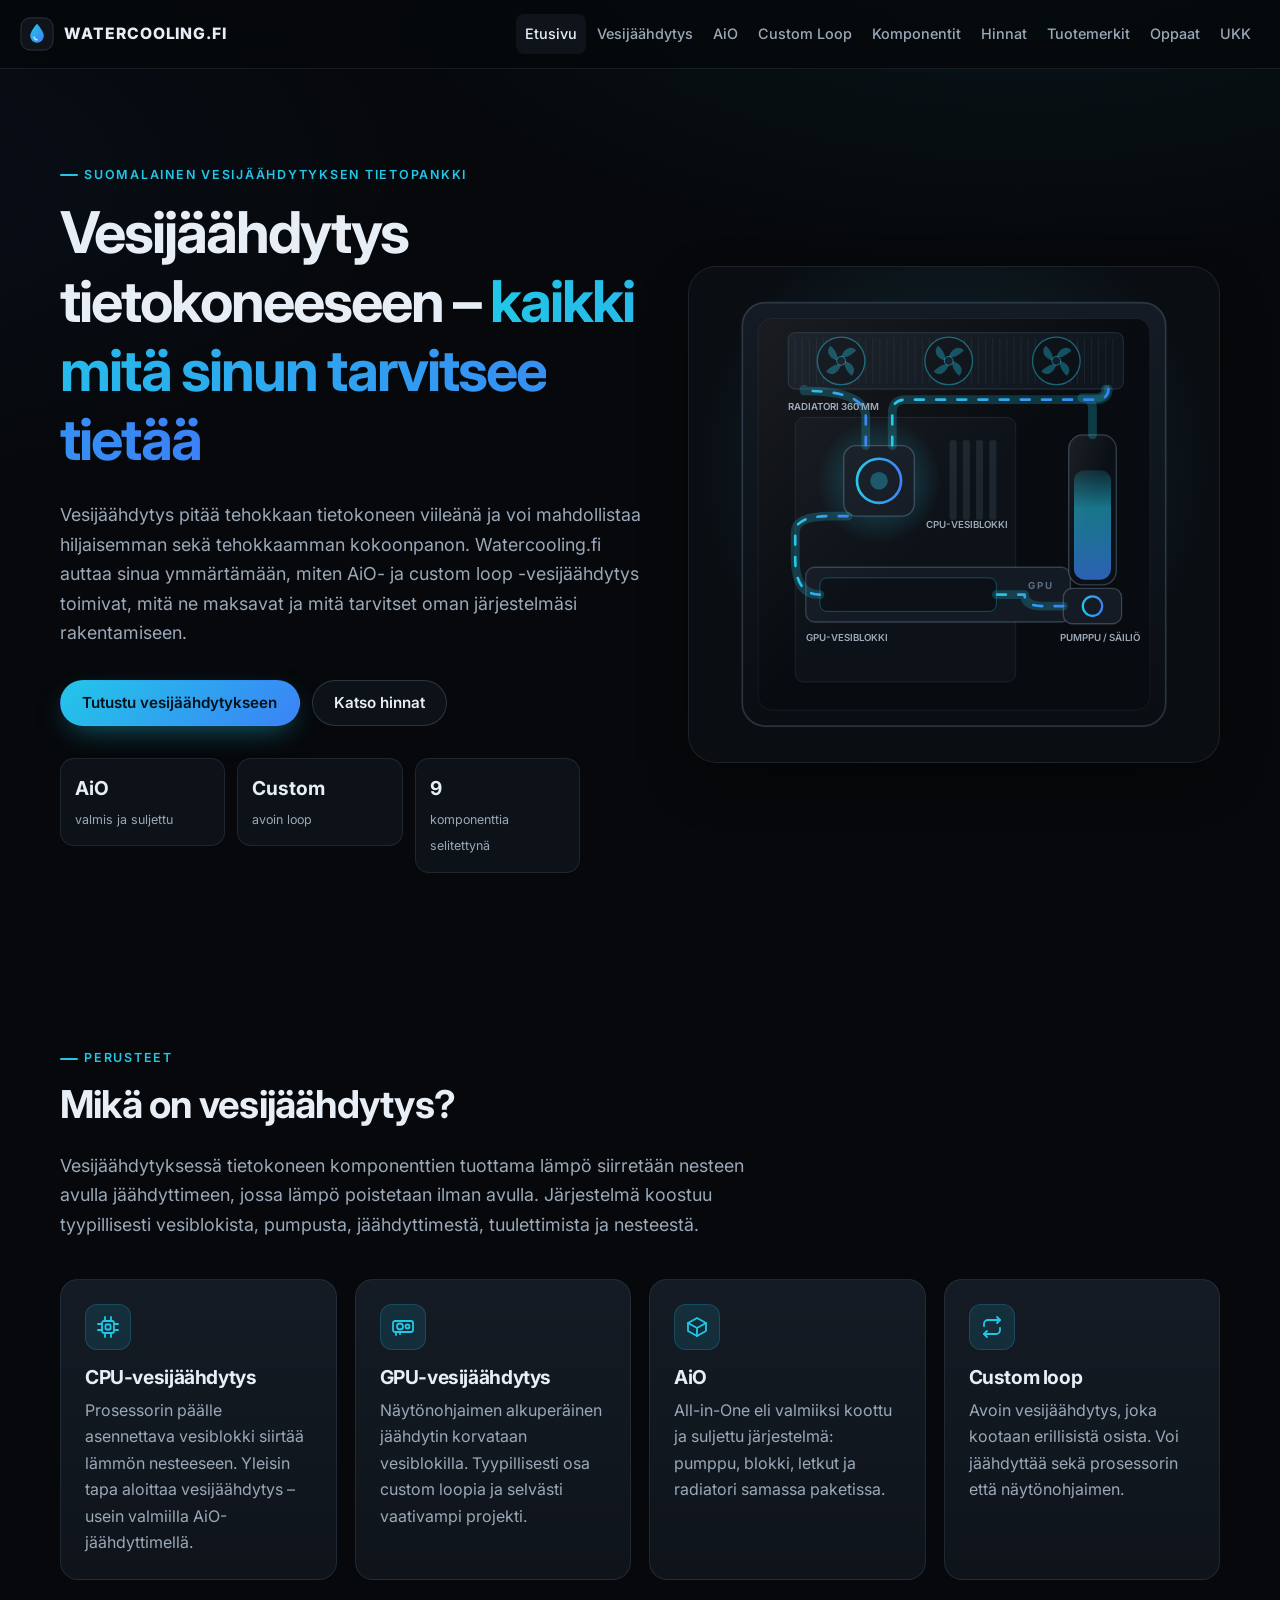
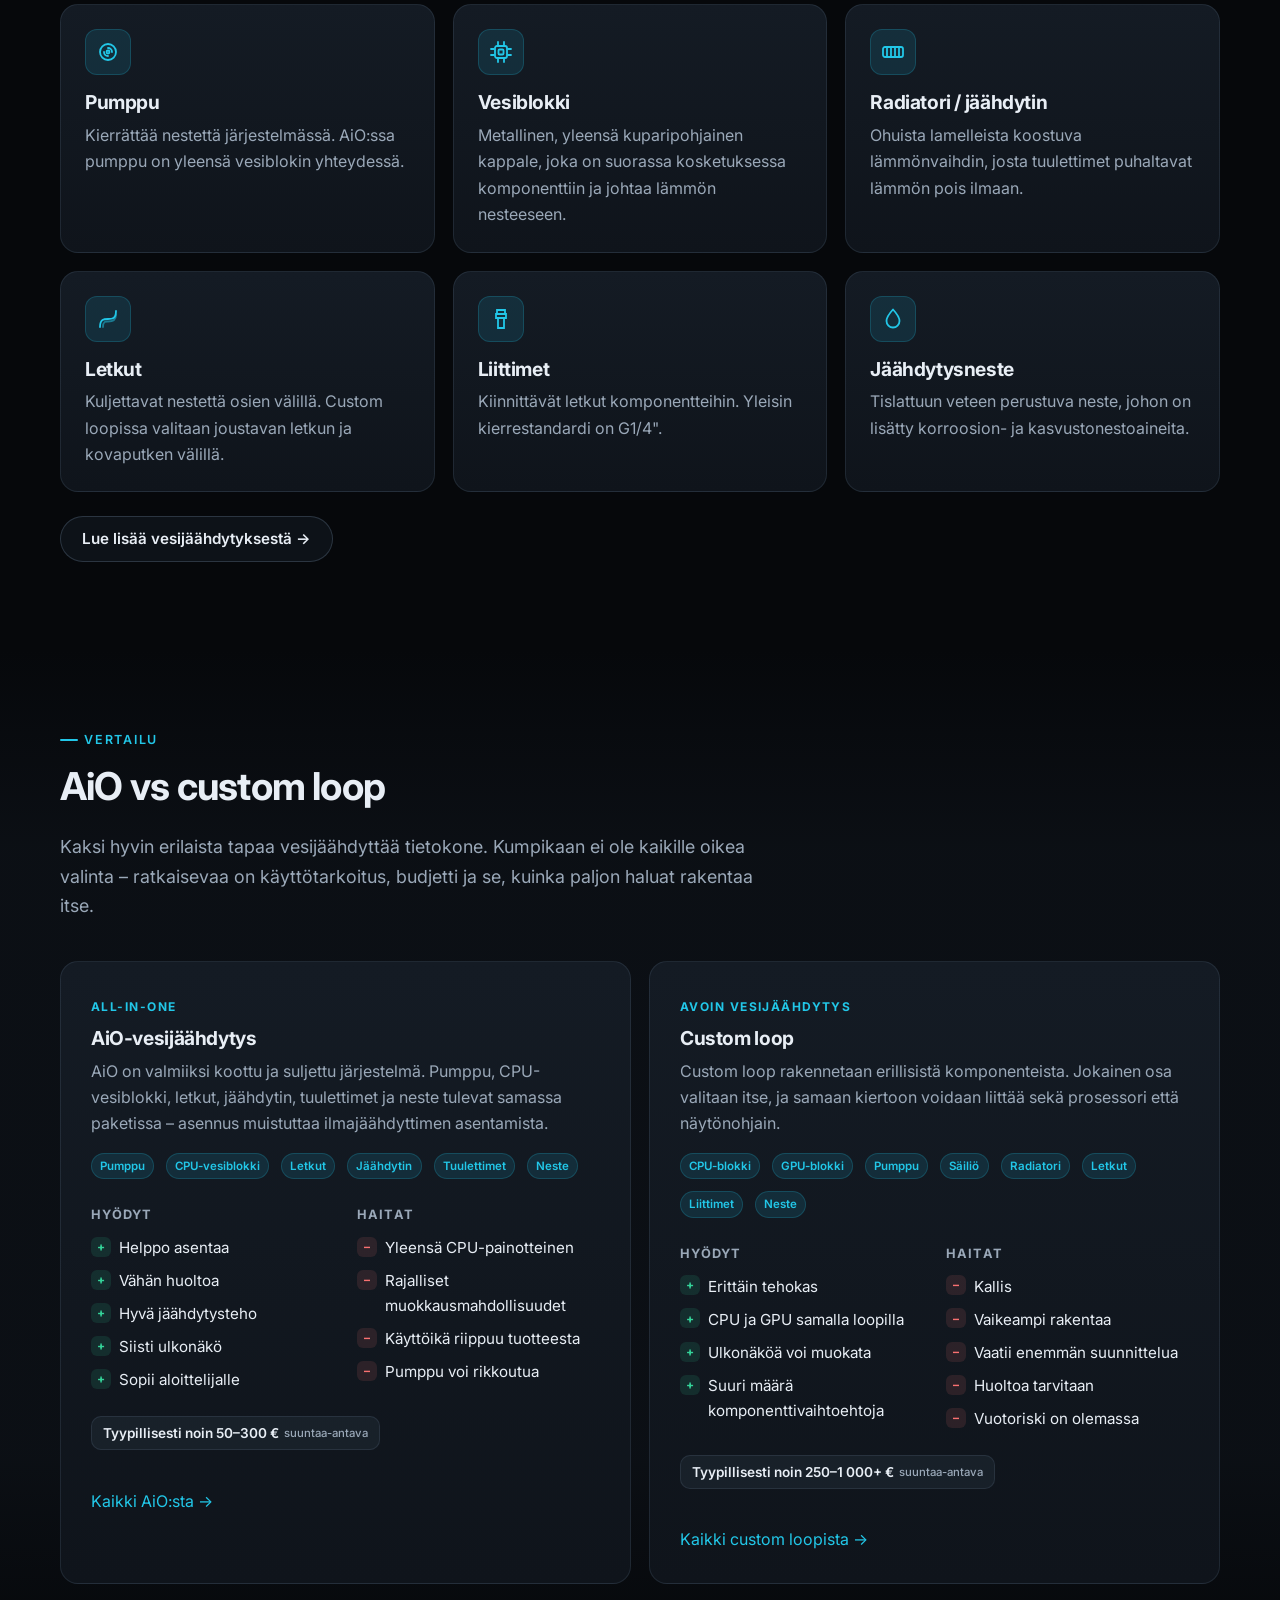
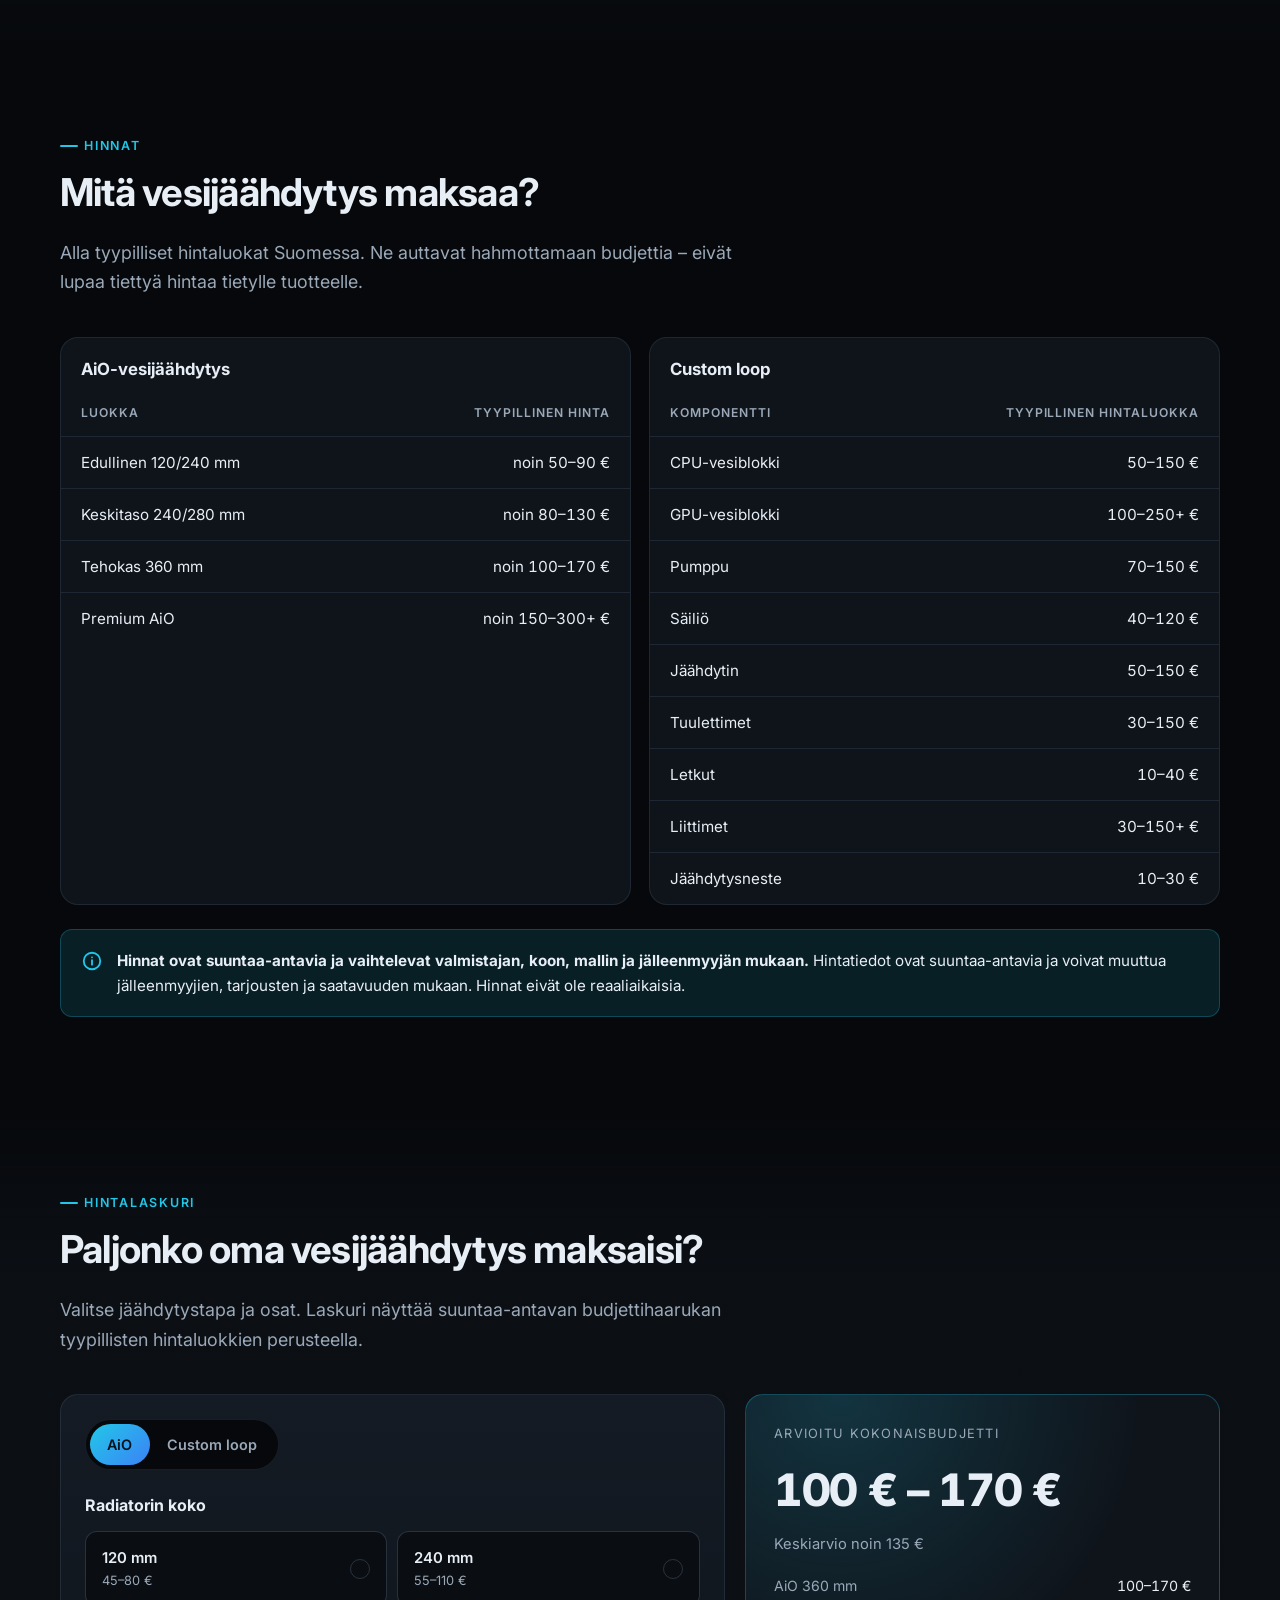
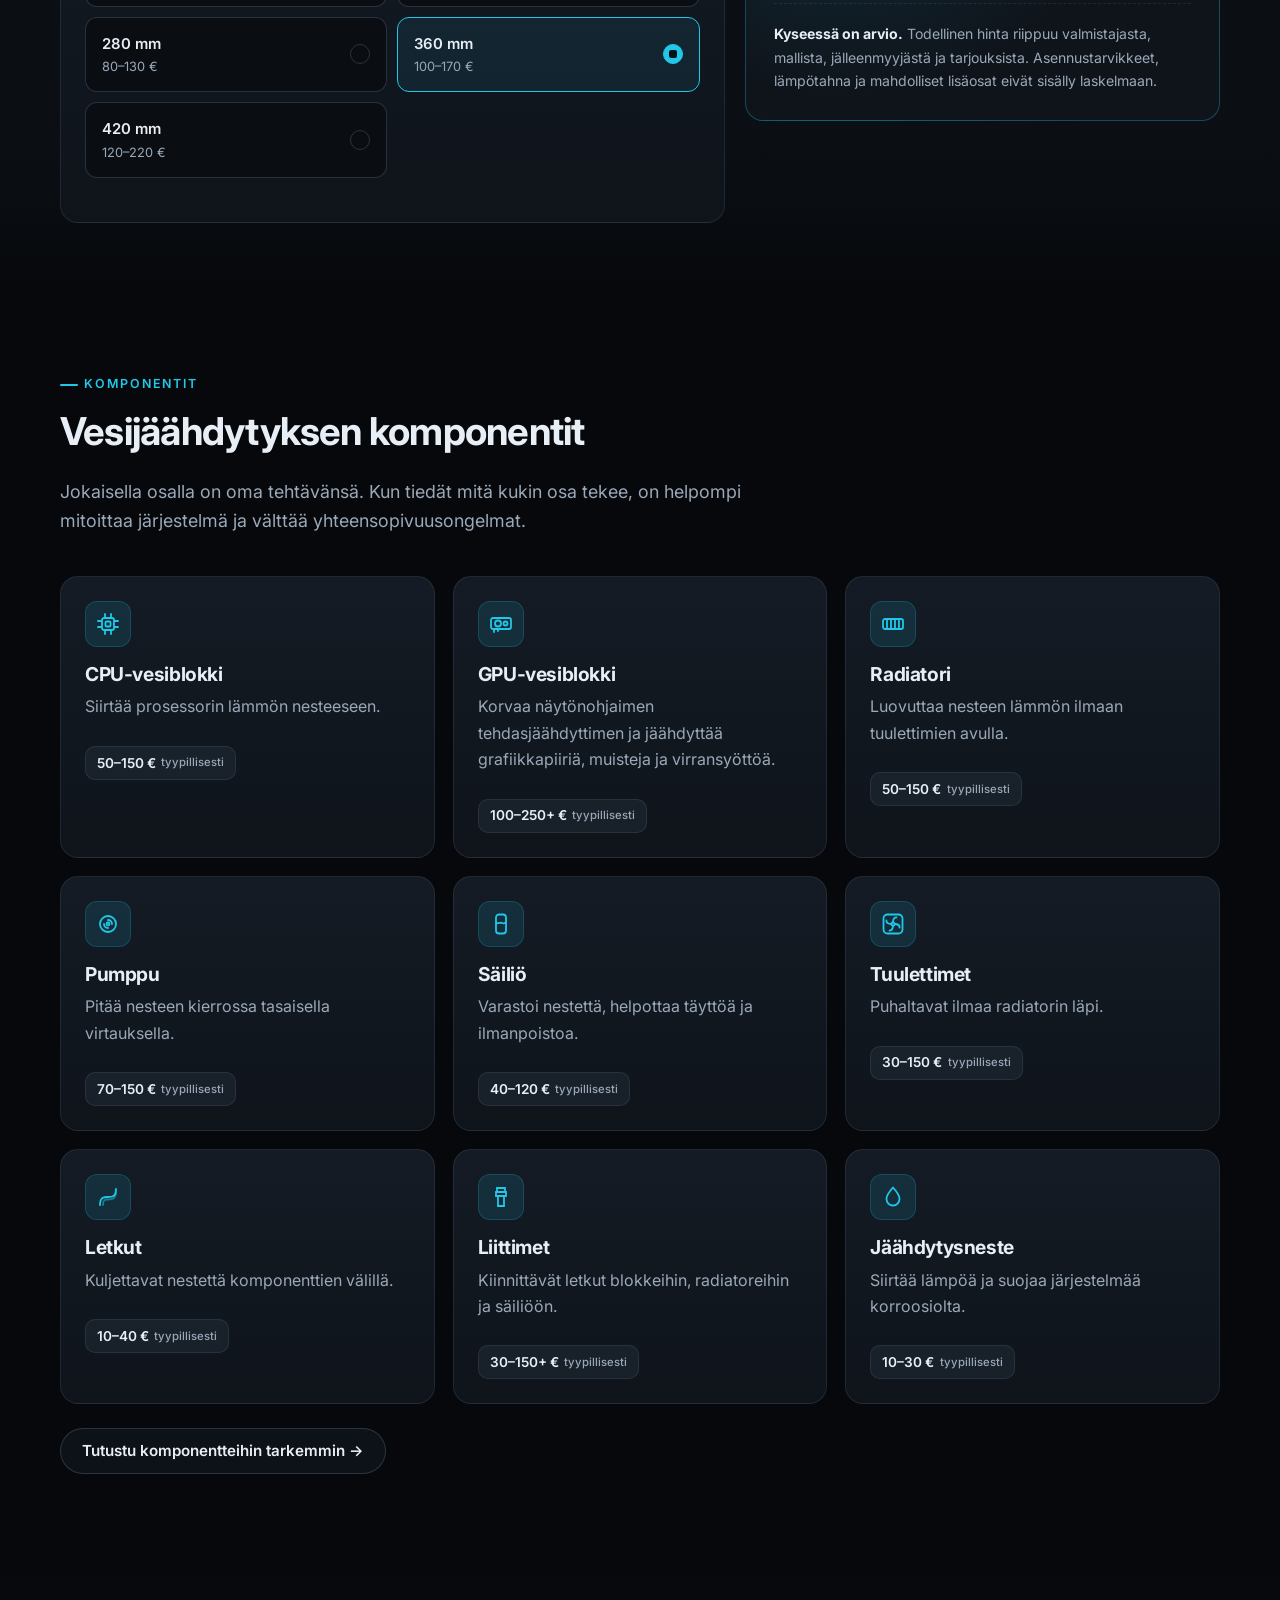
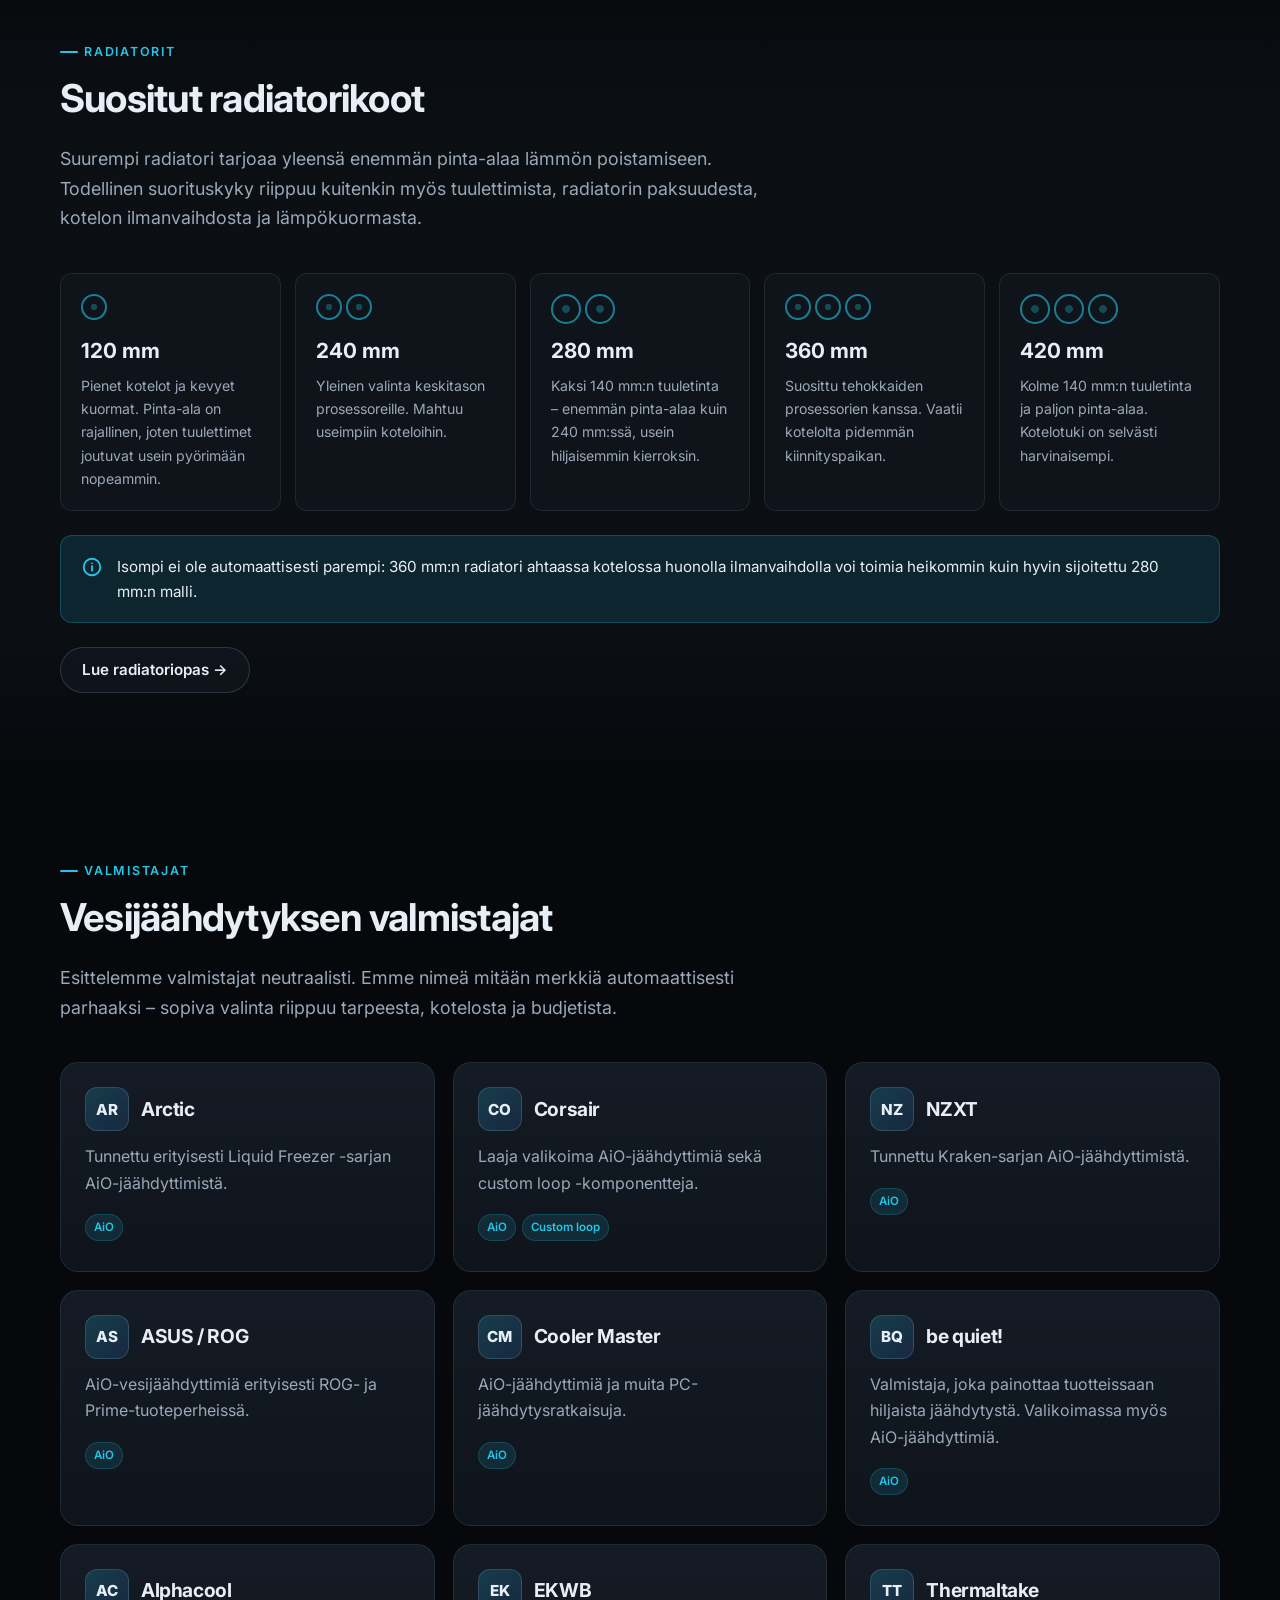
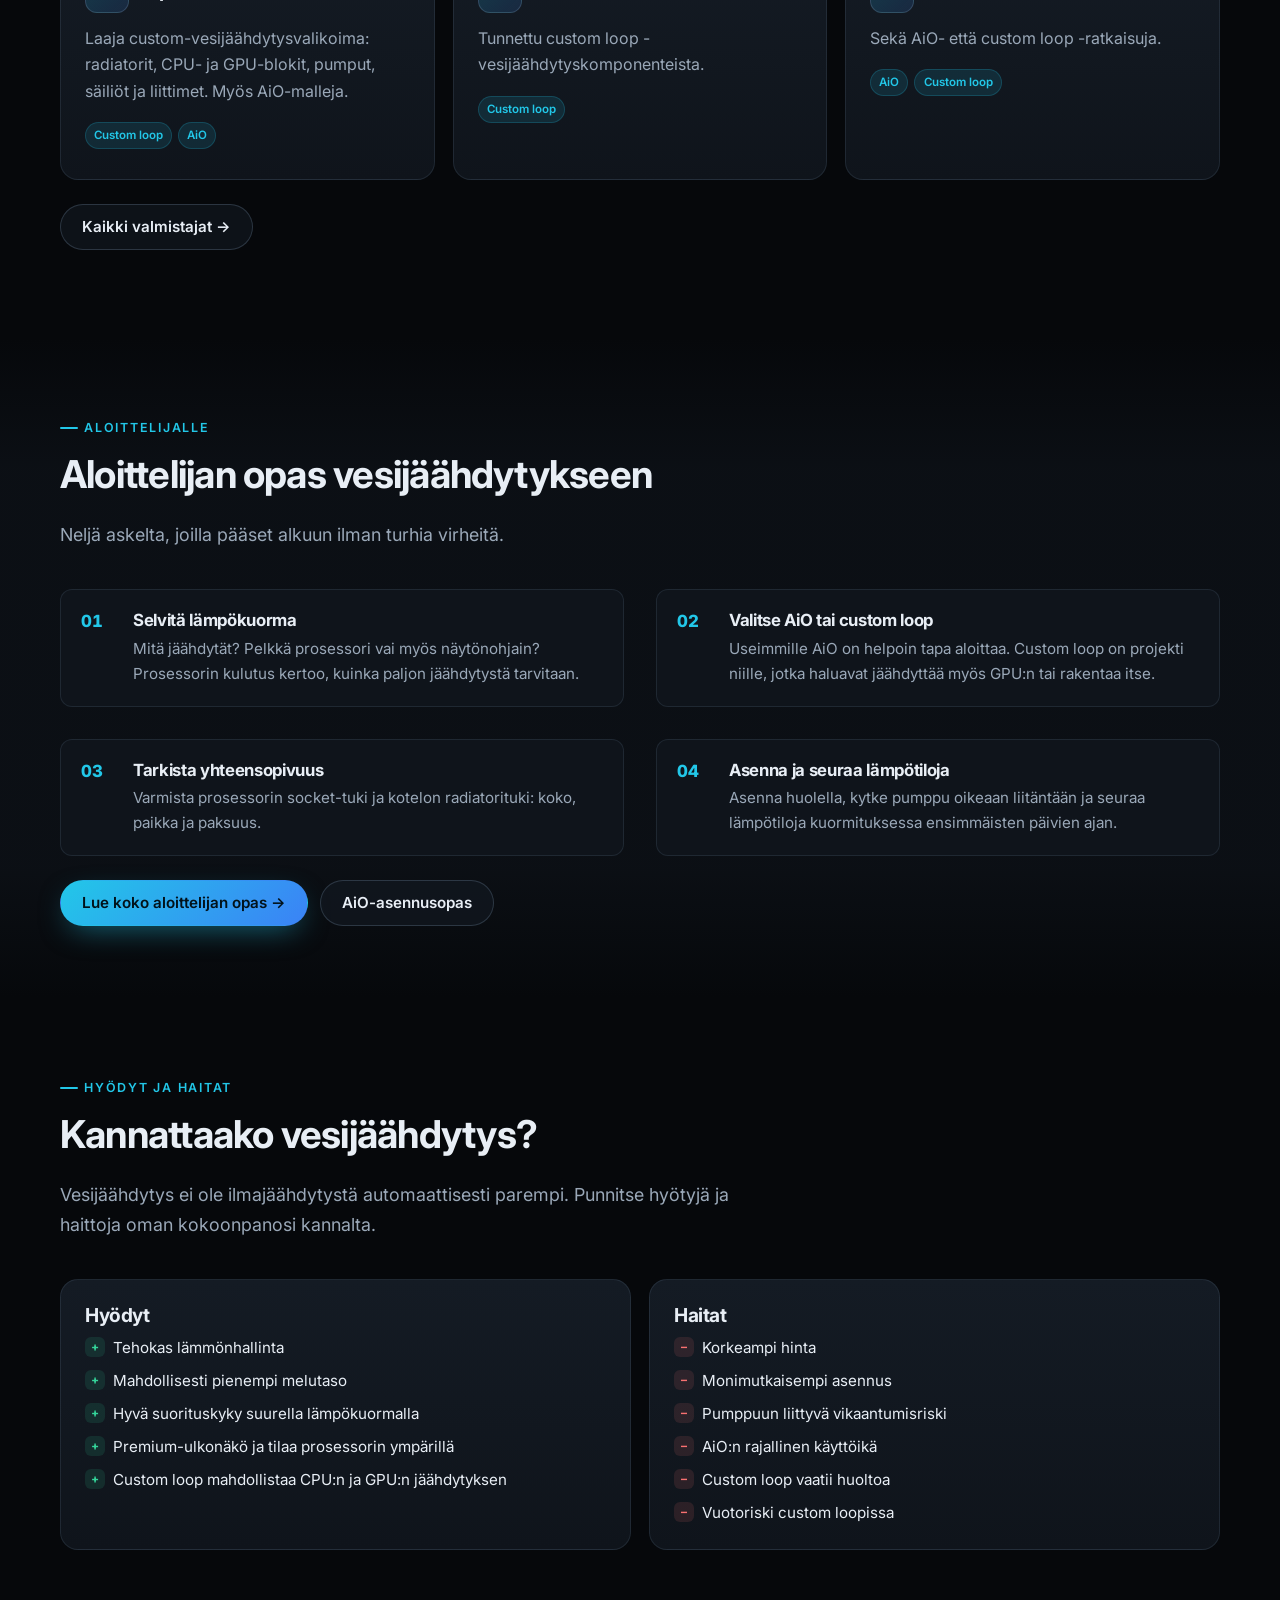
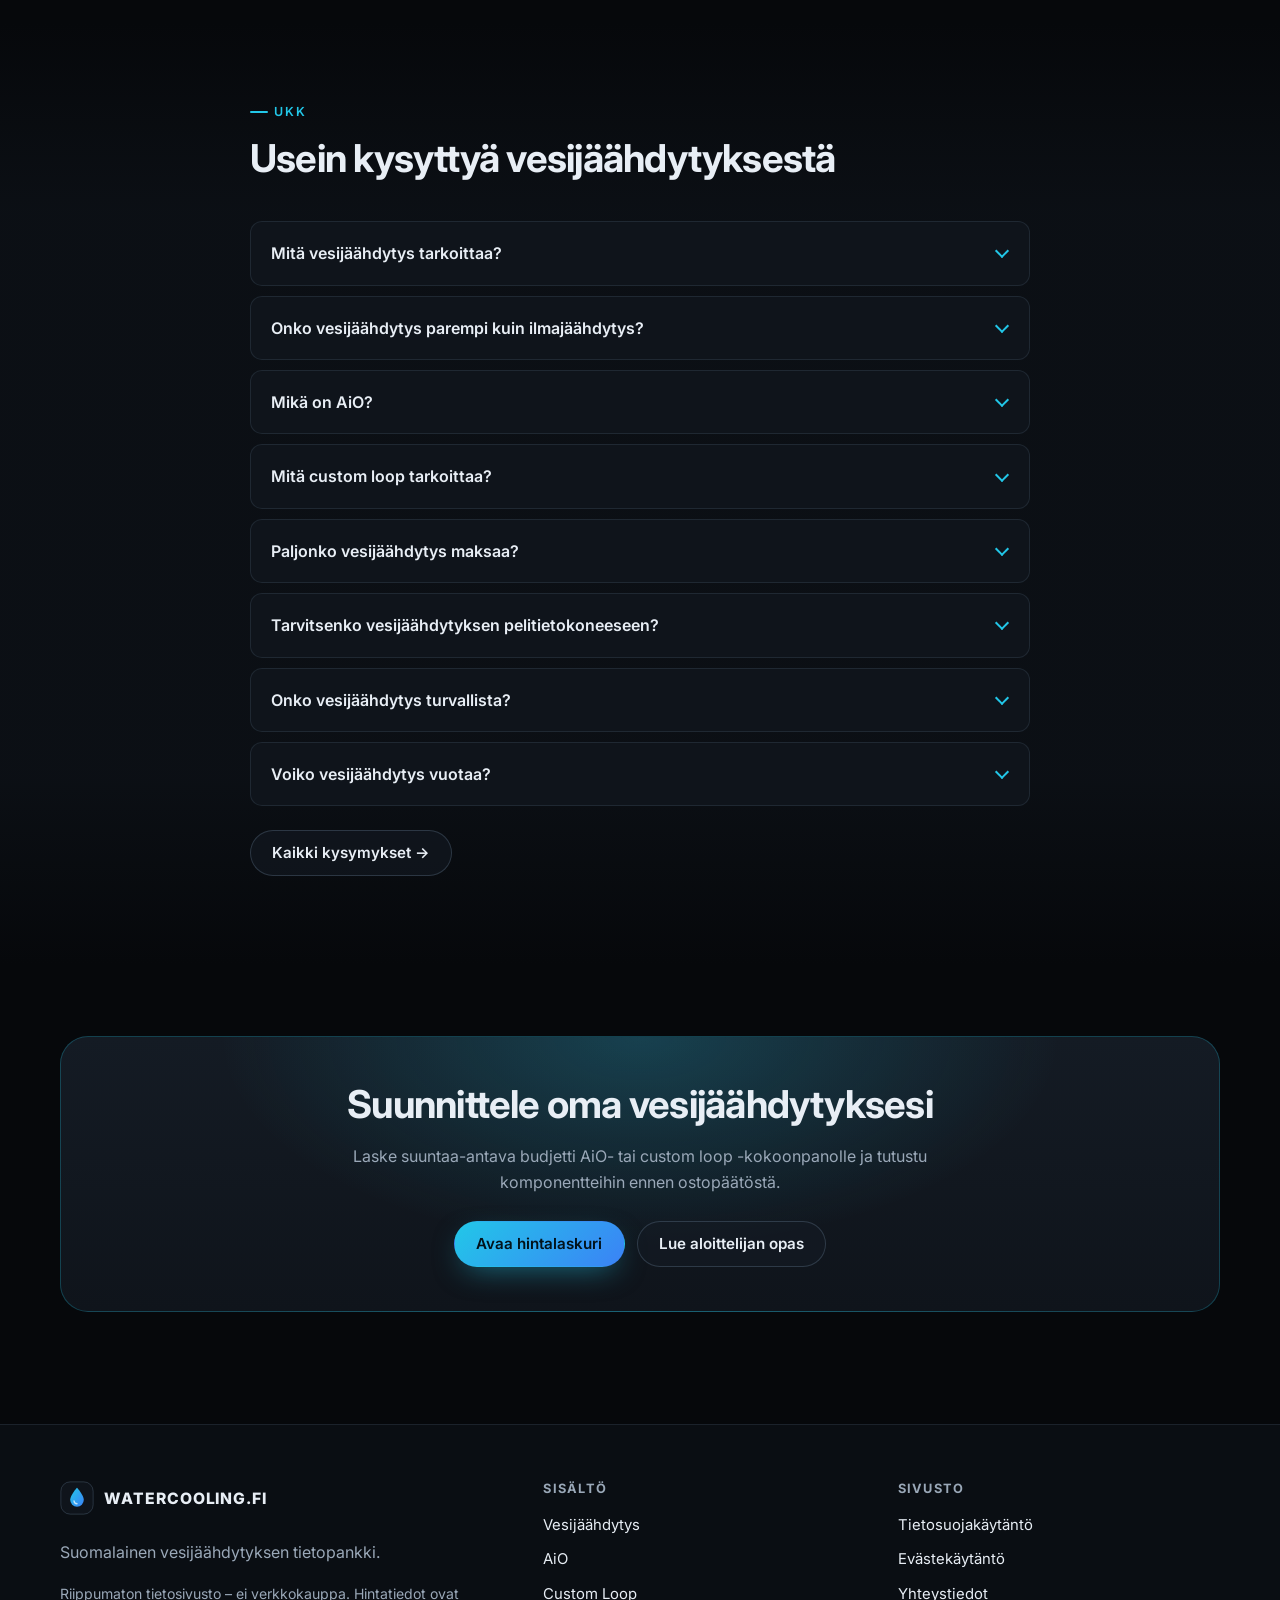
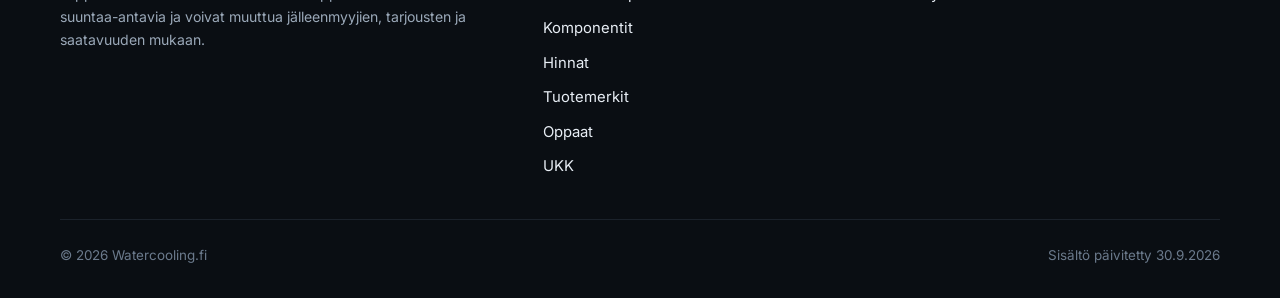
<file: index.html>
<!doctype html>
<html lang="fi" class="no-js">
<head>
<meta charset="utf-8">
<meta name="viewport" content="width=device-width, initial-scale=1">
<title>Vesijäähdytys tietokoneeseen – Oppaat, hinnat ja valmistajat | Watercooling.fi</title>
<meta name="description" content="Watercooling.fi on suomalainen vesijäähdytyksen tietopankki. Tutustu AiO- ja custom loop -vesijäähdytykseen, komponentteihin, hintoihin, valmistajiin ja asennusoppaisiin.">
<link rel="canonical" href="https://watercooling.fi/">
<meta name="robots" content="index, follow, max-image-preview:large">
<meta name="theme-color" content="#06080b">
<meta property="og:type" content="website">
<meta property="og:locale" content="fi_FI">
<meta property="og:site_name" content="Watercooling.fi">
<meta property="og:title" content="Vesijäähdytys tietokoneeseen – Oppaat, hinnat ja valmistajat | Watercooling.fi">
<meta property="og:description" content="Watercooling.fi on suomalainen vesijäähdytyksen tietopankki. Tutustu AiO- ja custom loop -vesijäähdytykseen, komponentteihin, hintoihin, valmistajiin ja asennusoppaisiin.">
<meta property="og:url" content="https://watercooling.fi/">
<meta property="og:image" content="https://watercooling.fi/og-image.png">
<meta property="og:image:width" content="1200">
<meta property="og:image:height" content="630">
<meta name="twitter:card" content="summary_large_image">
<link rel="icon" href="/favicon.svg" type="image/svg+xml">
<link rel="preconnect" href="https://fonts.googleapis.com">
<link rel="preconnect" href="https://fonts.gstatic.com" crossorigin>
<link href="https://fonts.googleapis.com/css2?family=Inter:wght@400;500;600;700;800&display=swap" rel="stylesheet">
<link rel="stylesheet" href="/style.css">
<script type="application/ld+json">
{
 "@context": "https://schema.org",
 "@graph": [
  {
   "@type": "Organization",
   "@id": "https://watercooling.fi/#org",
   "name": "Watercooling.fi",
   "url": "https://watercooling.fi/",
   "logo": "https://watercooling.fi/favicon.svg"
  },
  {
   "@type": "WebSite",
   "@id": "https://watercooling.fi/#website",
   "name": "Watercooling.fi",
   "url": "https://watercooling.fi/",
   "inLanguage": "fi-FI",
   "publisher": {
    "@id": "https://watercooling.fi/#org"
   },
   "description": "Suomalainen vesijäähdytyksen tietopankki"
  },
  {
   "@type": "FAQPage",
   "mainEntity": [
    {
     "@type": "Question",
     "name": "Mitä vesijäähdytys tarkoittaa?",
     "acceptedAnswer": {
      "@type": "Answer",
      "text": "Vesijäähdytyksessä komponentin, kuten prosessorin tai näytönohjaimen, lämpö siirretään nesteeseen vesiblokin kautta. Pumppu kierrättää nesteen radiatoriin, josta tuulettimet puhaltavat lämmön ilmaan."
     }
    },
    {
     "@type": "Question",
     "name": "Onko vesijäähdytys parempi kuin ilmajäähdytys?",
     "acceptedAnswer": {
      "@type": "Answer",
      "text": "Ei automaattisesti. Hyvä ilmajäähdytin riittää monelle prosessorille ja on yksinkertainen sekä pitkäikäinen. Vesijäähdytyksestä on yleensä eniten hyötyä, kun lämpökuorma on suuri, kotelossa halutaan tilaa prosessorin ympärille tai kun halutaan jäähdyttää myös näytönohjain. Lopputulos riippuu aina kokoonpanosta."
     }
    },
    {
     "@type": "Question",
     "name": "Mikä on AiO?",
     "acceptedAnswer": {
      "@type": "Answer",
      "text": "AiO eli All-in-One on valmiiksi koottu ja suljettu vesijäähdytin. Paketissa on pumppu, CPU-vesiblokki, letkut, radiatori ja neste. Se asennetaan suunnilleen yhtä helposti kuin ilmajäähdytin, eikä sitä tarvitse täyttää."
     }
    },
    {
     "@type": "Question",
     "name": "Mitä custom loop tarkoittaa?",
     "acceptedAnswer": {
      "@type": "Answer",
      "text": "Custom loop eli avoin vesijäähdytys rakennetaan erillisistä osista: vesiblokeista, pumpusta, säiliöstä, radiatoreista, letkuista ja liittimistä. Se on muokattava ja voi jäähdyttää sekä CPU:n että GPU:n, mutta vaatii suunnittelua ja huoltoa."
     }
    },
    {
     "@type": "Question",
     "name": "Paljonko vesijäähdytys maksaa?",
     "acceptedAnswer": {
      "@type": "Answer",
      "text": "AiO-vesijäähdytin maksaa suuntaa-antavasti noin 50–300 € koosta ja varustelusta riippuen. Custom loop maksaa tyypillisesti useita satoja euroja, CPU+GPU-loop helposti 500 € tai enemmän. Katso tarkemmat hintahaarukat hintasivulta."
     }
    },
    {
     "@type": "Question",
     "name": "Tarvitsenko vesijäähdytyksen pelitietokoneeseen?",
     "acceptedAnswer": {
      "@type": "Answer",
      "text": "Et välttämättä. Moni pelikone toimii hyvin laadukkaalla ilmajäähdyttimellä. Vesijäähdytystä kannattaa harkita erityisesti tehokkaan, paljon virtaa kuluttavan prosessorin kanssa tai jos arvostat tiettyä ulkonäköä tai kotelon tilankäyttöä."
     }
    },
    {
     "@type": "Question",
     "name": "Onko vesijäähdytys turvallista?",
     "acceptedAnswer": {
      "@type": "Answer",
      "text": "Oikein asennettuna vesijäähdytys on yleisesti turvallinen. AiO on tehtaalla suljettu ja testattu. Custom loopissa riskit liittyvät lähinnä asennusvirheisiin, joten vuototesti ennen käynnistystä on välttämätön."
     }
    },
    {
     "@type": "Question",
     "name": "Voiko vesijäähdytys vuotaa?",
     "acceptedAnswer": {
      "@type": "Answer",
      "text": "Voi, vaikka se on harvinaista. Custom loopissa vuotoriski on suurempi, koska liitoksia on enemmän ja ne tehdään itse. Tee aina vuototesti, tarkista liittimet ja seuraa järjestelmää erityisesti ensimmäisten päivien aikana."
     }
    }
   ]
  }
 ]
}
</script>
</head>
<body>
<a class="skip" href="#sisalto">Siirry sisältöön</a>
<header class="site-header">
  <div class="container header-inner">
    <a class="logo" href="/" aria-label="Watercooling.fi – etusivu"><svg class="logo-mark" viewBox="0 0 40 40" aria-hidden="true"><defs><linearGradient id="lg" x1="0" y1="0" x2="1" y2="1"><stop offset="0" stop-color="#22c7e8"/><stop offset="1" stop-color="#3b82f6"/></linearGradient></defs><rect x="1" y="1" width="38" height="38" rx="11" fill="#0f141b" stroke="rgba(148,178,210,.25)"/><path d="M20 8s8 8.6 8 14.2A8 8 0 0 1 12 22.2C12 16.6 20 8 20 8z" fill="url(#lg)"/><path d="M16.5 23.5a3.6 3.6 0 0 0 3.5 3.3" stroke="#e8f9ff" stroke-width="1.6" fill="none" stroke-linecap="round" opacity=".8"/></svg><span class="logo-text"><span class="logo-name">WATERCOOLING.FI</span><span class="logo-tag">Suomalainen vesijäähdytyksen tietopankki</span></span></a>
    <nav id="main-nav" class="main-nav" aria-label="Päävalikko">
      <ul><li><a href="/" aria-current="page">Etusivu</a></li><li><a href="/vesijaahdytys">Vesijäähdytys</a></li><li><a href="/aio">AiO</a></li><li><a href="/custom-loop">Custom Loop</a></li><li><a href="/komponentit">Komponentit</a></li><li><a href="/hinnat">Hinnat</a></li><li><a href="/tuotemerkit">Tuotemerkit</a></li><li><a href="/oppaat">Oppaat</a></li><li><a href="/ukk">UKK</a></li></ul>
      <a class="btn btn-primary nav-cta" href="/hinnat#laskuri">Aloita vesijäähdytyksen suunnittelu →</a>
    </nav>
    <a class="btn btn-primary btn-sm header-cta" href="/hinnat#laskuri">Aloita suunnittelu →</a>
    <button class="nav-toggle" type="button" aria-controls="main-nav" aria-expanded="false" aria-label="Avaa valikko">
      <svg viewBox="0 0 24 24" fill="none" stroke="currentColor" stroke-width="2" stroke-linecap="round" aria-hidden="true"><path d="M4 7h16M4 12h16M4 17h16"/></svg>
    </button>
  </div>
</header>
<main id="sisalto">
<section class="hero"><div class="container hero-grid">
  <div>
    <span class="eyebrow">Suomalainen vesijäähdytyksen tietopankki</span>
    <h1>Vesijäähdytys tietokoneeseen – <span class="grad">kaikki mitä sinun tarvitsee tietää</span></h1>
    <p class="lead">Vesijäähdytys pitää tehokkaan tietokoneen viileänä ja voi mahdollistaa hiljaisemman sekä tehokkaamman kokoonpanon. Watercooling.fi auttaa sinua ymmärtämään, miten AiO- ja custom loop -vesijäähdytys toimivat, mitä ne maksavat ja mitä tarvitset oman järjestelmäsi rakentamiseen.</p>
    <div class="btn-row"><a class="btn btn-primary" href="/vesijaahdytys">Tutustu vesijäähdytykseen</a><a class="btn btn-ghost" href="#hinnat">Katso hinnat</a></div>
    <div class="hero-stats"><div class="stat"><b>AiO</b><span>valmis ja suljettu</span></div><div class="stat"><b>Custom</b><span>avoin loop</span></div><div class="stat"><b>9</b><span>komponenttia selitettynä</span></div></div>
  </div>
  <div class="hero-visual"><svg viewBox="0 0 560 520" role="img" aria-labelledby="hero-t hero-d">
<title id="hero-t">Havainnekuva vesijäähdytetystä tietokoneesta</title>
<desc id="hero-d">Tietokoneen kotelo, jossa katossa 360 mm radiatori tuulettimineen, prosessorin vesiblokki, näytönohjaimen vesiblokki, pumppu ja säiliö sekä niitä yhdistävät letkut.</desc>
<defs>
 <linearGradient id="hg-case" x1="0" y1="0" x2="0" y2="1"><stop offset="0" stop-color="#141b24"/><stop offset="1" stop-color="#0a0e13"/></linearGradient>
 <linearGradient id="hg-cool" x1="0" y1="0" x2="1" y2="0"><stop offset="0" stop-color="#22c7e8"/><stop offset="1" stop-color="#3b82f6"/></linearGradient>
 <linearGradient id="hg-glass" x1="0" y1="0" x2="1" y2="1"><stop offset="0" stop-color="rgba(255,255,255,.07)"/><stop offset=".5" stop-color="rgba(255,255,255,0)"/></linearGradient>
 <radialGradient id="hg-glow" cx=".5" cy=".5" r=".5"><stop offset="0" stop-color="rgba(34,199,232,.35)"/><stop offset="1" stop-color="rgba(34,199,232,0)"/></radialGradient>
 <linearGradient id="hg-res" x1="0" y1="0" x2="0" y2="1"><stop offset="0" stop-color="rgba(34,199,232,.15)"/><stop offset=".35" stop-color="rgba(34,199,232,.55)"/><stop offset="1" stop-color="rgba(59,130,246,.7)"/></linearGradient>
</defs>
<!-- kotelo -->
<rect x="40" y="20" width="480" height="480" rx="26" fill="url(#hg-case)" stroke="rgba(148,178,210,.22)" stroke-width="2"/>
<rect x="58" y="38" width="444" height="444" rx="16" fill="#080b0f" stroke="rgba(148,178,210,.1)"/>
<!-- radiatori + tuulettimet katossa -->
<rect x="92" y="54" width="380" height="64" rx="8" fill="#10161e" stroke="rgba(148,178,210,.22)"/>
<g stroke="rgba(148,178,210,.1)"><line x1="100" y1="60" x2="100" y2="112"/><line x1="108" y1="60" x2="108" y2="112"/><line x1="116" y1="60" x2="116" y2="112"/><line x1="124" y1="60" x2="124" y2="112"/><line x1="132" y1="60" x2="132" y2="112"/><line x1="140" y1="60" x2="140" y2="112"/><line x1="148" y1="60" x2="148" y2="112"/><line x1="156" y1="60" x2="156" y2="112"/><line x1="164" y1="60" x2="164" y2="112"/><line x1="172" y1="60" x2="172" y2="112"/><line x1="180" y1="60" x2="180" y2="112"/><line x1="188" y1="60" x2="188" y2="112"/><line x1="196" y1="60" x2="196" y2="112"/><line x1="204" y1="60" x2="204" y2="112"/><line x1="212" y1="60" x2="212" y2="112"/><line x1="220" y1="60" x2="220" y2="112"/><line x1="228" y1="60" x2="228" y2="112"/><line x1="236" y1="60" x2="236" y2="112"/><line x1="244" y1="60" x2="244" y2="112"/><line x1="252" y1="60" x2="252" y2="112"/><line x1="260" y1="60" x2="260" y2="112"/><line x1="268" y1="60" x2="268" y2="112"/><line x1="276" y1="60" x2="276" y2="112"/><line x1="284" y1="60" x2="284" y2="112"/><line x1="292" y1="60" x2="292" y2="112"/><line x1="300" y1="60" x2="300" y2="112"/><line x1="308" y1="60" x2="308" y2="112"/><line x1="316" y1="60" x2="316" y2="112"/><line x1="324" y1="60" x2="324" y2="112"/><line x1="332" y1="60" x2="332" y2="112"/><line x1="340" y1="60" x2="340" y2="112"/><line x1="348" y1="60" x2="348" y2="112"/><line x1="356" y1="60" x2="356" y2="112"/><line x1="364" y1="60" x2="364" y2="112"/><line x1="372" y1="60" x2="372" y2="112"/><line x1="380" y1="60" x2="380" y2="112"/><line x1="388" y1="60" x2="388" y2="112"/><line x1="396" y1="60" x2="396" y2="112"/><line x1="404" y1="60" x2="404" y2="112"/><line x1="412" y1="60" x2="412" y2="112"/><line x1="420" y1="60" x2="420" y2="112"/><line x1="428" y1="60" x2="428" y2="112"/><line x1="436" y1="60" x2="436" y2="112"/><line x1="444" y1="60" x2="444" y2="112"/><line x1="452" y1="60" x2="452" y2="112"/><line x1="460" y1="60" x2="460" y2="112"/></g>
<g transform="translate(152 86)"><circle r="27" fill="#0b1016" stroke="rgba(34,199,232,.45)" stroke-width="1.5"/><g class="fan-spin"><path d="M0-4C3-14 11-18 17-12 12-6 5-3 0-4ZM4 0C14 3 18 11 12 17 6 12 3 5 4 0ZM0 4C-3 14-11 18-17 12-12 6-5 3 0 4ZM-4 0C-14-3-18-11-12-17-6-12-3-5-4 0Z" fill="rgba(34,199,232,.35)"/></g><circle r="5" fill="#141b24" stroke="rgba(34,199,232,.6)"/></g><g transform="translate(274 86)"><circle r="27" fill="#0b1016" stroke="rgba(34,199,232,.45)" stroke-width="1.5"/><g class="fan-spin"><path d="M0-4C3-14 11-18 17-12 12-6 5-3 0-4ZM4 0C14 3 18 11 12 17 6 12 3 5 4 0ZM0 4C-3 14-11 18-17 12-12 6-5 3 0 4ZM-4 0C-14-3-18-11-12-17-6-12-3-5-4 0Z" fill="rgba(34,199,232,.35)"/></g><circle r="5" fill="#141b24" stroke="rgba(34,199,232,.6)"/></g><g transform="translate(396 86)"><circle r="27" fill="#0b1016" stroke="rgba(34,199,232,.45)" stroke-width="1.5"/><g class="fan-spin"><path d="M0-4C3-14 11-18 17-12 12-6 5-3 0-4ZM4 0C14 3 18 11 12 17 6 12 3 5 4 0ZM0 4C-3 14-11 18-17 12-12 6-5 3 0 4ZM-4 0C-14-3-18-11-12-17-6-12-3-5-4 0Z" fill="rgba(34,199,232,.35)"/></g><circle r="5" fill="#141b24" stroke="rgba(34,199,232,.6)"/></g>
<!-- emolevy -->
<rect x="100" y="150" width="250" height="300" rx="10" fill="#0d1218" stroke="rgba(148,178,210,.14)"/>
<g fill="rgba(148,178,210,.12)"><rect x="275" y="176" width="8" height="90" rx="2"/><rect x="290" y="176" width="8" height="90" rx="2"/><rect x="305" y="176" width="8" height="90" rx="2"/><rect x="320" y="176" width="8" height="90" rx="2"/></g>
<!-- CPU-blokki -->
<circle cx="195" cy="222" r="70" fill="url(#hg-glow)"/>
<rect x="155" y="182" width="80" height="80" rx="14" fill="#141b24" stroke="rgba(148,178,210,.3)" stroke-width="1.5"/>
<rect x="170" y="197" width="50" height="50" rx="25" fill="none" stroke="url(#hg-cool)" stroke-width="3"/>
<circle cx="195" cy="222" r="10" fill="rgba(34,199,232,.35)"/>
<!-- GPU + blokki -->
<rect x="112" y="320" width="300" height="62" rx="10" fill="#131a23" stroke="rgba(148,178,210,.28)" stroke-width="1.5"/>
<rect x="128" y="332" width="200" height="38" rx="8" fill="#0b1016" stroke="rgba(34,199,232,.35)"/>
<path d="M142 351h170" stroke="url(#hg-cool)" stroke-width="3" stroke-linecap="round" opacity=".8"/>
<text x="364" y="345" fill="rgba(148,178,210,.55)" font-family="Inter,Arial,sans-serif" font-size="11" font-weight="700" letter-spacing="2">GPU</text>
<!-- pumppu/säiliö -->
<rect x="410" y="170" width="54" height="170" rx="16" fill="#0b1016" stroke="rgba(148,178,210,.3)" stroke-width="1.5"/>
<rect x="416" y="210" width="42" height="124" rx="12" fill="url(#hg-res)"/>
<rect x="410" y="170" width="54" height="170" rx="16" fill="url(#hg-glass)"/>
<rect x="404" y="344" width="66" height="40" rx="10" fill="#141b24" stroke="rgba(148,178,210,.3)" stroke-width="1.5"/>
<circle cx="437" cy="364" r="11" fill="none" stroke="url(#hg-cool)" stroke-width="2.5"/>
<!-- letkut -->
<g fill="none" stroke-linecap="round" stroke-linejoin="round">
 <path id="t1" d="M437 170 V140 Q437 128 425 128 H440 Q452 128 452 118" stroke="rgba(34,199,232,.25)" stroke-width="10"/>
 <path d="M210 182 V145 Q210 130 225 130 H440 Q455 130 455 118" stroke="rgba(34,199,232,.22)" stroke-width="10"/>
 <path d="M180 182 V150 Q180 120 110 120 V118" stroke="rgba(34,199,232,.22)" stroke-width="10"/>
 <path d="M404 364 H380 Q360 364 360 351 H328" stroke="rgba(34,199,232,.22)" stroke-width="10"/>
 <path d="M128 351 Q100 351 100 310 V280 Q100 262 140 262 H160" stroke="rgba(34,199,232,.22)" stroke-width="10"/>
 <path d="M210 182 V145 Q210 130 225 130 H440 Q455 130 455 118" stroke="url(#hg-cool)" stroke-width="3" class="flow"/>
 <path d="M180 182 V150 Q180 120 110 120 V118" stroke="url(#hg-cool)" stroke-width="3" class="flow"/>
 <path d="M404 364 H380 Q360 364 360 351 H328" stroke="url(#hg-cool)" stroke-width="3" class="flow"/>
 <path d="M128 351 Q100 351 100 310 V280 Q100 262 140 262 H160" stroke="url(#hg-cool)" stroke-width="3" class="flow"/>
</g>
<!-- tunnisteet -->
<g font-family="Inter,Arial,sans-serif" font-size="11" font-weight="600" fill="#9aa8b8">
 <text x="92" y="142">RADIATORI 360 MM</text>
 <text x="248" y="276">CPU-VESIBLOKKI</text>
 <text x="400" y="404">PUMPPU / SÄILIÖ</text>
 <text x="112" y="404">GPU-VESIBLOKKI</text>
</g>
<rect x="58" y="38" width="444" height="444" rx="16" fill="url(#hg-glass)"/>
</svg></div>
</div></section><section class="section" id="mika"><div class="container"><div class="section-head reveal"><span class="eyebrow">Perusteet</span><h2>Mikä on vesijäähdytys?</h2><p class="lead">Vesijäähdytyksessä tietokoneen komponenttien tuottama lämpö siirretään nesteen avulla jäähdyttimeen, jossa lämpö poistetaan ilman avulla. Järjestelmä koostuu tyypillisesti vesiblokista, pumpusta, jäähdyttimestä, tuulettimista ja nesteestä.</p></div><div class="grid grid-4"><div class="card reveal"><div class="card-icon"><svg viewBox="0 0 24 24" fill="none" stroke="currentColor" stroke-width="1.8" stroke-linecap="round" aria-hidden="true"><rect x="6" y="6" width="12" height="12" rx="2"/><rect x="9.5" y="9.5" width="5" height="5" rx="1"/><path d="M9 2v3M15 2v3M9 19v3M15 19v3M2 9h3M2 15h3M19 9h3M19 15h3"/></svg></div><h3>CPU-vesijäähdytys</h3><p class="muted">Prosessorin päälle asennettava vesiblokki siirtää lämmön nesteeseen. Yleisin tapa aloittaa vesijäähdytys – usein valmiilla AiO-jäähdyttimellä.</p></div><div class="card reveal"><div class="card-icon"><svg viewBox="0 0 24 24" fill="none" stroke="currentColor" stroke-width="1.8" stroke-linecap="round" aria-hidden="true"><rect x="2" y="6" width="20" height="11" rx="2"/><circle cx="9" cy="11.5" r="3"/><circle cx="16.5" cy="11.5" r="2"/><path d="M5 17v3M9 17v2"/></svg></div><h3>GPU-vesijäähdytys</h3><p class="muted">Näytönohjaimen alkuperäinen jäähdytin korvataan vesiblokilla. Tyypillisesti osa custom loopia ja selvästi vaativampi projekti.</p></div><div class="card reveal"><div class="card-icon"><svg viewBox="0 0 24 24" fill="none" stroke="currentColor" stroke-width="1.8" stroke-linecap="round" stroke-linejoin="round" aria-hidden="true"><path d="M21 8 12 3 3 8v8l9 5 9-5V8z"/><path d="M3 8l9 5 9-5M12 13v8"/></svg></div><h3>AiO</h3><p class="muted">All-in-One eli valmiiksi koottu ja suljettu järjestelmä: pumppu, blokki, letkut ja radiatori samassa paketissa.</p></div><div class="card reveal"><div class="card-icon"><svg viewBox="0 0 24 24" fill="none" stroke="currentColor" stroke-width="1.8" stroke-linecap="round" stroke-linejoin="round" aria-hidden="true"><path d="M17 2l3 3-3 3"/><path d="M4 11V9a4 4 0 0 1 4-4h12"/><path d="M7 22l-3-3 3-3"/><path d="M20 13v2a4 4 0 0 1-4 4H4"/></svg></div><h3>Custom loop</h3><p class="muted">Avoin vesijäähdytys, joka kootaan erillisistä osista. Voi jäähdyttää sekä prosessorin että näytönohjaimen.</p></div></div><div class="grid grid-3 mt-2"><div class="card reveal"><div class="card-icon"><svg viewBox="0 0 24 24" fill="none" stroke="currentColor" stroke-width="1.8" stroke-linecap="round" aria-hidden="true"><circle cx="12" cy="12" r="8"/><path d="M12 8a4 4 0 0 1 4 4M12 16a4 4 0 0 1-4-4"/><circle cx="12" cy="12" r="1.5"/></svg></div><h3>Pumppu</h3><p class="muted">Kierrättää nestettä järjestelmässä. AiO:ssa pumppu on yleensä vesiblokin yhteydessä.</p></div><div class="card reveal"><div class="card-icon"><svg viewBox="0 0 24 24" fill="none" stroke="currentColor" stroke-width="1.8" stroke-linecap="round" aria-hidden="true"><rect x="6" y="6" width="12" height="12" rx="2"/><rect x="9.5" y="9.5" width="5" height="5" rx="1"/><path d="M9 2v3M15 2v3M9 19v3M15 19v3M2 9h3M2 15h3M19 9h3M19 15h3"/></svg></div><h3>Vesiblokki</h3><p class="muted">Metallinen, yleensä kuparipohjainen kappale, joka on suorassa kosketuksessa komponenttiin ja johtaa lämmön nesteeseen.</p></div><div class="card reveal"><div class="card-icon"><svg viewBox="0 0 24 24" fill="none" stroke="currentColor" stroke-width="1.8" stroke-linecap="round" aria-hidden="true"><rect x="2" y="7" width="20" height="10" rx="2"/><path d="M6 7v10M10 7v10M14 7v10M18 7v10"/></svg></div><h3>Radiatori / jäähdytin</h3><p class="muted">Ohuista lamelleista koostuva lämmönvaihdin, josta tuulettimet puhaltavat lämmön pois ilmaan.</p></div><div class="card reveal"><div class="card-icon"><svg viewBox="0 0 24 24" fill="none" stroke="currentColor" stroke-width="1.8" stroke-linecap="round" aria-hidden="true"><path d="M4 20c0-8 4-8 8-8s8 0 8-8"/><path d="M7 20c0-6 3-5.5 5-5.5s8-.5 8-6.5" opacity=".5"/></svg></div><h3>Letkut</h3><p class="muted">Kuljettavat nestettä osien välillä. Custom loopissa valitaan joustavan letkun ja kovaputken välillä.</p></div><div class="card reveal"><div class="card-icon"><svg viewBox="0 0 24 24" fill="none" stroke="currentColor" stroke-width="1.8" stroke-linecap="round" aria-hidden="true"><path d="M8 3h8v4H8zM7 7h10v4H7zM9 11h6v10H9z"/></svg></div><h3>Liittimet</h3><p class="muted">Kiinnittävät letkut komponentteihin. Yleisin kierrestandardi on G1/4".</p></div><div class="card reveal"><div class="card-icon"><svg viewBox="0 0 24 24" fill="none" stroke="currentColor" stroke-width="1.8" stroke-linecap="round" stroke-linejoin="round" aria-hidden="true"><path d="M12 2.5s6.5 7 6.5 11.5a6.5 6.5 0 0 1-13 0C5.5 9.5 12 2.5 12 2.5z"/></svg></div><h3>Jäähdytysneste</h3><p class="muted">Tislattuun veteen perustuva neste, johon on lisätty korroosion- ja kasvustonestoaineita.</p></div></div><p class="mt-2"><a class="btn btn-ghost" href="/vesijaahdytys">Lue lisää vesijäähdytyksestä →</a></p></div></section><section class="section section--alt" id="vertailu"><div class="container"><div class="section-head reveal"><span class="eyebrow">Vertailu</span><h2>AiO vs custom loop</h2><p class="lead">Kaksi hyvin erilaista tapaa vesijäähdyttää tietokone. Kumpikaan ei ole kaikille oikea valinta – ratkaisevaa on käyttötarkoitus, budjetti ja se, kuinka paljon haluat rakentaa itse.</p></div><div class="versus"><div class="card reveal"><span class="versus-badge">All-in-One</span><h3>AiO-vesijäähdytys</h3>
<p class="muted">AiO on valmiiksi koottu ja suljettu järjestelmä. Pumppu, CPU-vesiblokki, letkut, jäähdytin, tuulettimet ja neste tulevat samassa paketissa – asennus muistuttaa ilmajäähdyttimen asentamista.</p>
<div class="chips"><span class="tag">Pumppu</span><span class="tag">CPU-vesiblokki</span><span class="tag">Letkut</span><span class="tag">Jäähdytin</span><span class="tag">Tuulettimet</span><span class="tag">Neste</span></div>
<div class="split"><div><h4>Hyödyt</h4><ul class="pros"><li>Helppo asentaa</li><li>Vähän huoltoa</li><li>Hyvä jäähdytysteho</li><li>Siisti ulkonäkö</li><li>Sopii aloittelijalle</li></ul></div>
<div><h4>Haitat</h4><ul class="cons"><li>Yleensä CPU-painotteinen</li><li>Rajalliset muokkausmahdollisuudet</li><li>Käyttöikä riippuu tuotteesta</li><li>Pumppu voi rikkoutua</li></ul></div></div>
<p class="price-chip mt-2">Tyypillisesti noin 50–300 € <small>suuntaa-antava</small></p>
<p class="mt-2"><a href="/aio">Kaikki AiO:sta →</a></p></div><div class="card reveal"><span class="versus-badge">Avoin vesijäähdytys</span><h3>Custom loop</h3>
<p class="muted">Custom loop rakennetaan erillisistä komponenteista. Jokainen osa valitaan itse, ja samaan kiertoon voidaan liittää sekä prosessori että näytönohjain.</p>
<div class="chips"><span class="tag">CPU-blokki</span><span class="tag">GPU-blokki</span><span class="tag">Pumppu</span><span class="tag">Säiliö</span><span class="tag">Radiatori</span><span class="tag">Letkut</span><span class="tag">Liittimet</span><span class="tag">Neste</span></div>
<div class="split"><div><h4>Hyödyt</h4><ul class="pros"><li>Erittäin tehokas</li><li>CPU ja GPU samalla loopilla</li><li>Ulkonäköä voi muokata</li><li>Suuri määrä komponenttivaihtoehtoja</li></ul></div>
<div><h4>Haitat</h4><ul class="cons"><li>Kallis</li><li>Vaikeampi rakentaa</li><li>Vaatii enemmän suunnittelua</li><li>Huoltoa tarvitaan</li><li>Vuotoriski on olemassa</li></ul></div></div>
<p class="price-chip mt-2">Tyypillisesti noin 250–1 000+ € <small>suuntaa-antava</small></p>
<p class="mt-2"><a href="/custom-loop">Kaikki custom loopista →</a></p></div></div></div></section><section class="section" id="hinnat"><div class="container"><div class="section-head reveal"><span class="eyebrow">Hinnat</span><h2>Mitä vesijäähdytys maksaa?</h2><p class="lead">Alla tyypilliset hintaluokat Suomessa. Ne auttavat hahmottamaan budjettia – eivät lupaa tiettyä hintaa tietylle tuotteelle.</p></div><div class="grid grid-2"><div class="table-wrap reveal"><table><caption>AiO-vesijäähdytys</caption><thead><tr><th scope="col">Luokka</th><th scope="col" class="num">Tyypillinen hinta</th></tr></thead><tbody><tr><td>Edullinen 120/240 mm</td><td class="num">noin 50–90 €</td></tr><tr><td>Keskitaso 240/280 mm</td><td class="num">noin 80–130 €</td></tr><tr><td>Tehokas 360 mm</td><td class="num">noin 100–170 €</td></tr><tr><td>Premium AiO</td><td class="num">noin 150–300+ €</td></tr></tbody></table></div><div class="table-wrap reveal"><table><caption>Custom loop</caption><thead><tr><th scope="col">Komponentti</th><th scope="col" class="num">Tyypillinen hintaluokka</th></tr></thead><tbody><tr><td>CPU-vesiblokki</td><td class="num">50–150 €</td></tr><tr><td>GPU-vesiblokki</td><td class="num">100–250+ €</td></tr><tr><td>Pumppu</td><td class="num">70–150 €</td></tr><tr><td>Säiliö</td><td class="num">40–120 €</td></tr><tr><td>Jäähdytin</td><td class="num">50–150 €</td></tr><tr><td>Tuulettimet</td><td class="num">30–150 €</td></tr><tr><td>Letkut</td><td class="num">10–40 €</td></tr><tr><td>Liittimet</td><td class="num">30–150+ €</td></tr><tr><td>Jäähdytysneste</td><td class="num">10–30 €</td></tr></tbody></table></div></div><div class="infobox" role="note"><svg viewBox="0 0 24 24" fill="none" stroke="currentColor" stroke-width="2" stroke-linecap="round" aria-hidden="true"><circle cx="12" cy="12" r="9"/><path d="M12 11v5M12 8h.01"/></svg><div><p><strong>Hinnat ovat suuntaa-antavia ja vaihtelevat valmistajan, koon, mallin ja jälleenmyyjän mukaan.</strong> Hintatiedot ovat suuntaa-antavia ja voivat muuttua jälleenmyyjien, tarjousten ja saatavuuden mukaan. Hinnat eivät ole reaaliaikaisia.</p></div></div></div></section><section class="section section--alt" id="laskuri"><div class="container"><div class="section-head reveal"><span class="eyebrow">Hintalaskuri</span><h2 id="laskuri-otsikko">Paljonko oma vesijäähdytys maksaisi?</h2><p class="lead">Valitse jäähdytystapa ja osat. Laskuri näyttää suuntaa-antavan budjettihaarukan tyypillisten hintaluokkien perusteella.</p></div>
<div class="calc" data-calc>
  <div class="calc-panel reveal">
    <div class="seg" role="group" aria-label="Jäähdytystapa">
      <button type="button" data-mode="aio" aria-pressed="true">AiO</button>
      <button type="button" data-mode="custom" aria-pressed="false">Custom loop</button>
    </div>
    <div data-panel="aio"><fieldset class="fieldset"><legend>Radiatorin koko</legend><div class="opt-grid"><label class="opt"><input type="radio" name="aio-size" data-set="aio" data-key="120"><span class="opt-body"><span class="opt-name">120 mm</span><span class="opt-price"></span></span><span class="check"></span></label><label class="opt"><input type="radio" name="aio-size" data-set="aio" data-key="240"><span class="opt-body"><span class="opt-name">240 mm</span><span class="opt-price"></span></span><span class="check"></span></label><label class="opt"><input type="radio" name="aio-size" data-set="aio" data-key="280"><span class="opt-body"><span class="opt-name">280 mm</span><span class="opt-price"></span></span><span class="check"></span></label><label class="opt"><input type="radio" name="aio-size" data-set="aio" data-key="360" checked><span class="opt-body"><span class="opt-name">360 mm</span><span class="opt-price"></span></span><span class="check"></span></label><label class="opt"><input type="radio" name="aio-size" data-set="aio" data-key="420"><span class="opt-body"><span class="opt-name">420 mm</span><span class="opt-price"></span></span><span class="check"></span></label></div></fieldset></div>
    <div data-panel="custom" hidden><fieldset class="fieldset"><legend>Valitse loopin osat</legend><div class="opt-grid"><label class="opt"><input type="checkbox" data-set="custom" data-key="cpu" checked><span class="opt-body"><span class="opt-name">CPU-vesiblokki</span><span class="opt-price"></span></span><span class="check"></span></label><label class="opt"><input type="checkbox" data-set="custom" data-key="gpu"><span class="opt-body"><span class="opt-name">GPU-vesiblokki</span><span class="opt-price"></span></span><span class="check"></span></label><label class="opt"><input type="checkbox" data-set="custom" data-key="pumpres" checked><span class="opt-body"><span class="opt-name">Pumppu/säiliö</span><span class="opt-price"></span></span><span class="check"></span></label><label class="opt"><input type="checkbox" data-set="custom" data-key="rad360" checked><span class="opt-body"><span class="opt-name">Radiatori 360 mm</span><span class="opt-price"></span></span><span class="check"></span></label><label class="opt"><input type="checkbox" data-set="custom" data-key="rad420"><span class="opt-body"><span class="opt-name">Radiatori 420 mm</span><span class="opt-price"></span></span><span class="check"></span></label><label class="opt"><input type="checkbox" data-set="custom" data-key="fans" checked><span class="opt-body"><span class="opt-name">Tuulettimet</span><span class="opt-price"></span></span><span class="check"></span></label><label class="opt"><input type="checkbox" data-set="custom" data-key="tubes" checked><span class="opt-body"><span class="opt-name">Letkut</span><span class="opt-price"></span></span><span class="check"></span></label><label class="opt"><input type="checkbox" data-set="custom" data-key="fittings" checked><span class="opt-body"><span class="opt-name">Liittimet</span><span class="opt-price"></span></span><span class="check"></span></label><label class="opt"><input type="checkbox" data-set="custom" data-key="coolant" checked><span class="opt-body"><span class="opt-name">Neste</span><span class="opt-price"></span></span><span class="check"></span></label></div></fieldset>
      <p class="small muted">Vinkki: CPU+GPU-loopissa kaksi radiatoria (esim. 360 mm + 420 mm) on tavallinen ratkaisu.</p></div>
  </div>
  <aside class="calc-result reveal" aria-live="polite" aria-labelledby="laskuri-otsikko">
    <div class="label">Arvioitu kokonaisbudjetti</div>
    <div class="calc-total" data-total>– €</div>
    <div class="calc-mid" data-mid></div>
    <ul class="calc-lines" data-lines></ul>
    <p class="small muted" style="margin:0"><strong style="color:var(--text)">Kyseessä on arvio.</strong> Todellinen hinta riippuu valmistajasta, mallista, jälleenmyyjästä ja tarjouksista. Asennustarvikkeet, lämpötahna ja mahdolliset lisäosat eivät sisälly laskelmaan.</p>
  </aside>
</div></div></section><section class="section" id="komponentit"><div class="container"><div class="section-head reveal"><span class="eyebrow">Komponentit</span><h2>Vesijäähdytyksen komponentit</h2><p class="lead">Jokaisella osalla on oma tehtävänsä. Kun tiedät mitä kukin osa tekee, on helpompi mitoittaa järjestelmä ja välttää yhteensopivuusongelmat.</p></div><div class="grid grid-3"><article class="card reveal"><div class="card-icon"><svg viewBox="0 0 24 24" fill="none" stroke="currentColor" stroke-width="1.8" stroke-linecap="round" aria-hidden="true"><rect x="6" y="6" width="12" height="12" rx="2"/><rect x="9.5" y="9.5" width="5" height="5" rx="1"/><path d="M9 2v3M15 2v3M9 19v3M15 19v3M2 9h3M2 15h3M19 9h3M19 15h3"/></svg></div><h3>CPU-vesiblokki</h3><p class="muted">Siirtää prosessorin lämmön nesteeseen.</p><p class="price-chip">50–150 € <small>tyypillisesti</small></p></article><article class="card reveal"><div class="card-icon"><svg viewBox="0 0 24 24" fill="none" stroke="currentColor" stroke-width="1.8" stroke-linecap="round" aria-hidden="true"><rect x="2" y="6" width="20" height="11" rx="2"/><circle cx="9" cy="11.5" r="3"/><circle cx="16.5" cy="11.5" r="2"/><path d="M5 17v3M9 17v2"/></svg></div><h3>GPU-vesiblokki</h3><p class="muted">Korvaa näytönohjaimen tehdasjäähdyttimen ja jäähdyttää grafiikkapiiriä, muisteja ja virransyöttöä.</p><p class="price-chip">100–250+ € <small>tyypillisesti</small></p></article><article class="card reveal"><div class="card-icon"><svg viewBox="0 0 24 24" fill="none" stroke="currentColor" stroke-width="1.8" stroke-linecap="round" aria-hidden="true"><rect x="2" y="7" width="20" height="10" rx="2"/><path d="M6 7v10M10 7v10M14 7v10M18 7v10"/></svg></div><h3>Radiatori</h3><p class="muted">Luovuttaa nesteen lämmön ilmaan tuulettimien avulla.</p><p class="price-chip">50–150 € <small>tyypillisesti</small></p></article><article class="card reveal"><div class="card-icon"><svg viewBox="0 0 24 24" fill="none" stroke="currentColor" stroke-width="1.8" stroke-linecap="round" aria-hidden="true"><circle cx="12" cy="12" r="8"/><path d="M12 8a4 4 0 0 1 4 4M12 16a4 4 0 0 1-4-4"/><circle cx="12" cy="12" r="1.5"/></svg></div><h3>Pumppu</h3><p class="muted">Pitää nesteen kierrossa tasaisella virtauksella.</p><p class="price-chip">70–150 € <small>tyypillisesti</small></p></article><article class="card reveal"><div class="card-icon"><svg viewBox="0 0 24 24" fill="none" stroke="currentColor" stroke-width="1.8" stroke-linecap="round" aria-hidden="true"><rect x="7" y="2.5" width="10" height="19" rx="3"/><path d="M7 11c2 1 4-1 6 0s3 0 4-.5"/></svg></div><h3>Säiliö</h3><p class="muted">Varastoi nestettä, helpottaa täyttöä ja ilmanpoistoa.</p><p class="price-chip">40–120 € <small>tyypillisesti</small></p></article><article class="card reveal"><div class="card-icon"><svg viewBox="0 0 24 24" fill="none" stroke="currentColor" stroke-width="1.8" stroke-linecap="round" aria-hidden="true"><rect x="2.5" y="2.5" width="19" height="19" rx="4"/><circle cx="12" cy="12" r="1.6"/><path d="M12 10.4c0-3 1-5 3.5-5M13.6 12c3 0 5 1 5 3.5M12 13.6c0 3-1 5-3.5 5M10.4 12c-3 0-5-1-5-3.5"/></svg></div><h3>Tuulettimet</h3><p class="muted">Puhaltavat ilmaa radiatorin läpi.</p><p class="price-chip">30–150 € <small>tyypillisesti</small></p></article><article class="card reveal"><div class="card-icon"><svg viewBox="0 0 24 24" fill="none" stroke="currentColor" stroke-width="1.8" stroke-linecap="round" aria-hidden="true"><path d="M4 20c0-8 4-8 8-8s8 0 8-8"/><path d="M7 20c0-6 3-5.5 5-5.5s8-.5 8-6.5" opacity=".5"/></svg></div><h3>Letkut</h3><p class="muted">Kuljettavat nestettä komponenttien välillä.</p><p class="price-chip">10–40 € <small>tyypillisesti</small></p></article><article class="card reveal"><div class="card-icon"><svg viewBox="0 0 24 24" fill="none" stroke="currentColor" stroke-width="1.8" stroke-linecap="round" aria-hidden="true"><path d="M8 3h8v4H8zM7 7h10v4H7zM9 11h6v10H9z"/></svg></div><h3>Liittimet</h3><p class="muted">Kiinnittävät letkut blokkeihin, radiatoreihin ja säiliöön.</p><p class="price-chip">30–150+ € <small>tyypillisesti</small></p></article><article class="card reveal"><div class="card-icon"><svg viewBox="0 0 24 24" fill="none" stroke="currentColor" stroke-width="1.8" stroke-linecap="round" stroke-linejoin="round" aria-hidden="true"><path d="M12 2.5s6.5 7 6.5 11.5a6.5 6.5 0 0 1-13 0C5.5 9.5 12 2.5 12 2.5z"/></svg></div><h3>Jäähdytysneste</h3><p class="muted">Siirtää lämpöä ja suojaa järjestelmää korroosiolta.</p><p class="price-chip">10–30 € <small>tyypillisesti</small></p></article></div><p class="mt-2"><a class="btn btn-ghost" href="/komponentit">Tutustu komponentteihin tarkemmin →</a></p></div></section><section class="section section--alt" id="radiatorit"><div class="container"><div class="section-head reveal"><span class="eyebrow">Radiatorit</span><h2>Suositut radiatorikoot</h2><p class="lead">Suurempi radiatori tarjoaa yleensä enemmän pinta-alaa lämmön poistamiseen. Todellinen suorituskyky riippuu kuitenkin myös tuulettimista, radiatorin paksuudesta, kotelon ilmanvaihdosta ja lämpökuormasta.</p></div><div class="rad-grid"><div class="rad reveal"><div class="rad-bar"><i></i></div><b>120 mm</b><p>Pienet kotelot ja kevyet kuormat. Pinta-ala on rajallinen, joten tuulettimet joutuvat usein pyörimään nopeammin.</p></div><div class="rad reveal"><div class="rad-bar"><i></i><i></i></div><b>240 mm</b><p>Yleinen valinta keskitason prosessoreille. Mahtuu useimpiin koteloihin.</p></div><div class="rad reveal"><div class="rad-bar big"><i></i><i></i></div><b>280 mm</b><p>Kaksi 140 mm:n tuuletinta – enemmän pinta-alaa kuin 240 mm:ssä, usein hiljaisemmin kierroksin.</p></div><div class="rad reveal"><div class="rad-bar"><i></i><i></i><i></i></div><b>360 mm</b><p>Suosittu tehokkaiden prosessorien kanssa. Vaatii kotelolta pidemmän kiinnityspaikan.</p></div><div class="rad reveal"><div class="rad-bar big"><i></i><i></i><i></i></div><b>420 mm</b><p>Kolme 140 mm:n tuuletinta ja paljon pinta-alaa. Kotelotuki on selvästi harvinaisempi.</p></div></div><div class="infobox" role="note"><svg viewBox="0 0 24 24" fill="none" stroke="currentColor" stroke-width="2" stroke-linecap="round" aria-hidden="true"><circle cx="12" cy="12" r="9"/><path d="M12 11v5M12 8h.01"/></svg><div><p>Isompi ei ole automaattisesti parempi: 360 mm:n radiatori ahtaassa kotelossa huonolla ilmanvaihdolla voi toimia heikommin kuin hyvin sijoitettu 280 mm:n malli.</p></div></div><p class="mt-2"><a class="btn btn-ghost" href="/komponentit#radiatorit">Lue radiatoriopas →</a></p></div></section><section class="section" id="valmistajat"><div class="container"><div class="section-head reveal"><span class="eyebrow">Valmistajat</span><h2>Vesijäähdytyksen valmistajat</h2><p class="lead">Esittelemme valmistajat neutraalisti. Emme nimeä mitään merkkiä automaattisesti parhaaksi – sopiva valinta riippuu tarpeesta, kotelosta ja budjetista.</p></div><div class="grid grid-3"><article class="card reveal"><div class="brand-head"><span class="brand-mono" aria-hidden="true">AR</span><h3>Arctic</h3></div><p class="muted">Tunnettu erityisesti Liquid Freezer -sarjan AiO-jäähdyttimistä.</p><div><span class="tag">AiO</span></div></article><article class="card reveal"><div class="brand-head"><span class="brand-mono" aria-hidden="true">CO</span><h3>Corsair</h3></div><p class="muted">Laaja valikoima AiO-jäähdyttimiä sekä custom loop -komponentteja.</p><div><span class="tag">AiO</span><span class="tag">Custom loop</span></div></article><article class="card reveal"><div class="brand-head"><span class="brand-mono" aria-hidden="true">NZ</span><h3>NZXT</h3></div><p class="muted">Tunnettu Kraken-sarjan AiO-jäähdyttimistä.</p><div><span class="tag">AiO</span></div></article><article class="card reveal"><div class="brand-head"><span class="brand-mono" aria-hidden="true">AS</span><h3>ASUS / ROG</h3></div><p class="muted">AiO-vesijäähdyttimiä erityisesti ROG- ja Prime-tuoteperheissä.</p><div><span class="tag">AiO</span></div></article><article class="card reveal"><div class="brand-head"><span class="brand-mono" aria-hidden="true">CM</span><h3>Cooler Master</h3></div><p class="muted">AiO-jäähdyttimiä ja muita PC-jäähdytysratkaisuja.</p><div><span class="tag">AiO</span></div></article><article class="card reveal"><div class="brand-head"><span class="brand-mono" aria-hidden="true">BQ</span><h3>be quiet!</h3></div><p class="muted">Valmistaja, joka painottaa tuotteissaan hiljaista jäähdytystä. Valikoimassa myös AiO-jäähdyttimiä.</p><div><span class="tag">AiO</span></div></article><article class="card reveal"><div class="brand-head"><span class="brand-mono" aria-hidden="true">AC</span><h3>Alphacool</h3></div><p class="muted">Laaja custom-vesijäähdytysvalikoima: radiatorit, CPU- ja GPU-blokit, pumput, säiliöt ja liittimet. Myös AiO-malleja.</p><div><span class="tag">Custom loop</span><span class="tag">AiO</span></div></article><article class="card reveal"><div class="brand-head"><span class="brand-mono" aria-hidden="true">EK</span><h3>EKWB</h3></div><p class="muted">Tunnettu custom loop -vesijäähdytyskomponenteista.</p><div><span class="tag">Custom loop</span></div></article><article class="card reveal"><div class="brand-head"><span class="brand-mono" aria-hidden="true">TT</span><h3>Thermaltake</h3></div><p class="muted">Sekä AiO- että custom loop -ratkaisuja.</p><div><span class="tag">AiO</span><span class="tag">Custom loop</span></div></article></div><p class="mt-2"><a class="btn btn-ghost" href="/tuotemerkit">Kaikki valmistajat →</a></p></div></section><section class="section section--alt" id="aloittelijalle"><div class="container"><div class="section-head reveal"><span class="eyebrow">Aloittelijalle</span><h2>Aloittelijan opas vesijäähdytykseen</h2><p class="lead">Neljä askelta, joilla pääset alkuun ilman turhia virheitä.</p></div><ol class="steps two-col"><li class="reveal"><h3>Selvitä lämpökuorma</h3><p>Mitä jäähdytät? Pelkkä prosessori vai myös näytönohjain? Prosessorin kulutus kertoo, kuinka paljon jäähdytystä tarvitaan.</p></li><li class="reveal"><h3>Valitse AiO tai custom loop</h3><p>Useimmille AiO on helpoin tapa aloittaa. Custom loop on projekti niille, jotka haluavat jäähdyttää myös GPU:n tai rakentaa itse.</p></li><li class="reveal"><h3>Tarkista yhteensopivuus</h3><p>Varmista prosessorin socket-tuki ja kotelon radiatorituki: koko, paikka ja paksuus.</p></li><li class="reveal"><h3>Asenna ja seuraa lämpötiloja</h3><p>Asenna huolella, kytke pumppu oikeaan liitäntään ja seuraa lämpötiloja kuormituksessa ensimmäisten päivien ajan.</p></li></ol><div class="btn-row mt-2"><a class="btn btn-primary" href="/oppaat/vesijaahdytys-aloittelijalle">Lue koko aloittelijan opas →</a><a class="btn btn-ghost" href="/aio#asennus">AiO-asennusopas</a></div></div></section><section class="section" id="hyodyt"><div class="container"><div class="section-head reveal"><span class="eyebrow">Hyödyt ja haitat</span><h2>Kannattaako vesijäähdytys?</h2><p class="lead">Vesijäähdytys ei ole ilmajäähdytystä automaattisesti parempi. Punnitse hyötyjä ja haittoja oman kokoonpanosi kannalta.</p></div><div class="grid grid-2">
<div class="card reveal"><h3>Hyödyt</h3><ul class="pros"><li>Tehokas lämmönhallinta</li><li>Mahdollisesti pienempi melutaso</li><li>Hyvä suorituskyky suurella lämpökuormalla</li><li>Premium-ulkonäkö ja tilaa prosessorin ympärillä</li><li>Custom loop mahdollistaa CPU:n ja GPU:n jäähdytyksen</li></ul></div>
<div class="card reveal"><h3>Haitat</h3><ul class="cons"><li>Korkeampi hinta</li><li>Monimutkaisempi asennus</li><li>Pumppuun liittyvä vikaantumisriski</li><li>AiO:n rajallinen käyttöikä</li><li>Custom loop vaatii huoltoa</li><li>Vuotoriski custom loopissa</li></ul></div>
</div></div></section><section class="section section--alt" id="ukk"><div class="container narrow"><div class="section-head reveal"><span class="eyebrow">UKK</span><h2>Usein kysyttyä vesijäähdytyksestä</h2></div><div class="faq"><details><summary>Mitä vesijäähdytys tarkoittaa?</summary><div class="answer"><p>Vesijäähdytyksessä komponentin, kuten prosessorin tai näytönohjaimen, lämpö siirretään nesteeseen vesiblokin kautta. Pumppu kierrättää nesteen radiatoriin, josta tuulettimet puhaltavat lämmön ilmaan.</p></div></details><details><summary>Onko vesijäähdytys parempi kuin ilmajäähdytys?</summary><div class="answer"><p>Ei automaattisesti. Hyvä ilmajäähdytin riittää monelle prosessorille ja on yksinkertainen sekä pitkäikäinen. Vesijäähdytyksestä on yleensä eniten hyötyä, kun lämpökuorma on suuri, kotelossa halutaan tilaa prosessorin ympärille tai kun halutaan jäähdyttää myös näytönohjain. Lopputulos riippuu aina kokoonpanosta.</p></div></details><details><summary>Mikä on AiO?</summary><div class="answer"><p>AiO eli All-in-One on valmiiksi koottu ja suljettu vesijäähdytin. Paketissa on pumppu, CPU-vesiblokki, letkut, radiatori ja neste. Se asennetaan suunnilleen yhtä helposti kuin ilmajäähdytin, eikä sitä tarvitse täyttää.</p></div></details><details><summary>Mitä custom loop tarkoittaa?</summary><div class="answer"><p>Custom loop eli avoin vesijäähdytys rakennetaan erillisistä osista: vesiblokeista, pumpusta, säiliöstä, radiatoreista, letkuista ja liittimistä. Se on muokattava ja voi jäähdyttää sekä CPU:n että GPU:n, mutta vaatii suunnittelua ja huoltoa.</p></div></details><details><summary>Paljonko vesijäähdytys maksaa?</summary><div class="answer"><p>AiO-vesijäähdytin maksaa suuntaa-antavasti noin 50–300 € koosta ja varustelusta riippuen. Custom loop maksaa tyypillisesti useita satoja euroja, CPU+GPU-loop helposti 500 € tai enemmän. Katso tarkemmat hintahaarukat <a href="/hinnat">hintasivulta</a>.</p></div></details><details><summary>Tarvitsenko vesijäähdytyksen pelitietokoneeseen?</summary><div class="answer"><p>Et välttämättä. Moni pelikone toimii hyvin laadukkaalla ilmajäähdyttimellä. Vesijäähdytystä kannattaa harkita erityisesti tehokkaan, paljon virtaa kuluttavan prosessorin kanssa tai jos arvostat tiettyä ulkonäköä tai kotelon tilankäyttöä.</p></div></details><details><summary>Onko vesijäähdytys turvallista?</summary><div class="answer"><p>Oikein asennettuna vesijäähdytys on yleisesti turvallinen. AiO on tehtaalla suljettu ja testattu. Custom loopissa riskit liittyvät lähinnä asennusvirheisiin, joten vuototesti ennen käynnistystä on välttämätön.</p></div></details><details><summary>Voiko vesijäähdytys vuotaa?</summary><div class="answer"><p>Voi, vaikka se on harvinaista. Custom loopissa vuotoriski on suurempi, koska liitoksia on enemmän ja ne tehdään itse. Tee aina vuototesti, tarkista liittimet ja seuraa järjestelmää erityisesti ensimmäisten päivien aikana.</p></div></details></div><p class="mt-2"><a class="btn btn-ghost" href="/ukk">Kaikki kysymykset →</a></p></div></section><section class="section"><div class="container"><div class="cta-band reveal">
  <h2>Suunnittele oma vesijäähdytyksesi</h2><p>Laske suuntaa-antava budjetti AiO- tai custom loop -kokoonpanolle ja tutustu komponentteihin ennen ostopäätöstä.</p>
  <div class="btn-row"><a class="btn btn-primary" href="/hinnat#laskuri">Avaa hintalaskuri</a><a class="btn btn-ghost" href="/oppaat/vesijaahdytys-aloittelijalle">Lue aloittelijan opas</a></div>
</div></div></section>
</main>
<footer class="site-footer">
  <div class="container">
    <div class="footer-grid">
      <div>
        <a class="logo" href="/"><svg class="logo-mark" viewBox="0 0 40 40" aria-hidden="true"><defs><linearGradient id="lg" x1="0" y1="0" x2="1" y2="1"><stop offset="0" stop-color="#22c7e8"/><stop offset="1" stop-color="#3b82f6"/></linearGradient></defs><rect x="1" y="1" width="38" height="38" rx="11" fill="#0f141b" stroke="rgba(148,178,210,.25)"/><path d="M20 8s8 8.6 8 14.2A8 8 0 0 1 12 22.2C12 16.6 20 8 20 8z" fill="url(#lg)"/><path d="M16.5 23.5a3.6 3.6 0 0 0 3.5 3.3" stroke="#e8f9ff" stroke-width="1.6" fill="none" stroke-linecap="round" opacity=".8"/></svg><span class="logo-text"><span class="logo-name">WATERCOOLING.FI</span></span></a>
        <p class="muted mt-2">Suomalainen vesijäähdytyksen tietopankki.</p>
        <p class="small muted">Riippumaton tietosivusto – ei verkkokauppa. Hintatiedot ovat suuntaa-antavia ja voivat muuttua jälleenmyyjien, tarjousten ja saatavuuden mukaan.</p>
      </div>
      <nav aria-label="Sivuston osiot"><h2>Sisältö</h2><ul><li><a href="/vesijaahdytys">Vesijäähdytys</a></li><li><a href="/aio">AiO</a></li><li><a href="/custom-loop">Custom Loop</a></li><li><a href="/komponentit">Komponentit</a></li><li><a href="/hinnat">Hinnat</a></li><li><a href="/tuotemerkit">Tuotemerkit</a></li><li><a href="/oppaat">Oppaat</a></li><li><a href="/ukk">UKK</a></li></ul></nav>
      <nav aria-label="Tietoa sivustosta"><h2>Sivusto</h2><ul>
        <li><a href="/tietosuoja">Tietosuojakäytäntö</a></li>
        <li><a href="/evasteet">Evästekäytäntö</a></li>
        <li><a href="/yhteystiedot">Yhteystiedot</a></li>
      </ul></nav>
    </div>
    <div class="footer-bottom"><span>© 2026 Watercooling.fi</span><span>Sisältö päivitetty 30.9.2026</span></div>
  </div>
</footer>
<script src="/main.js" defer></script>
</body>
</html>
</file>
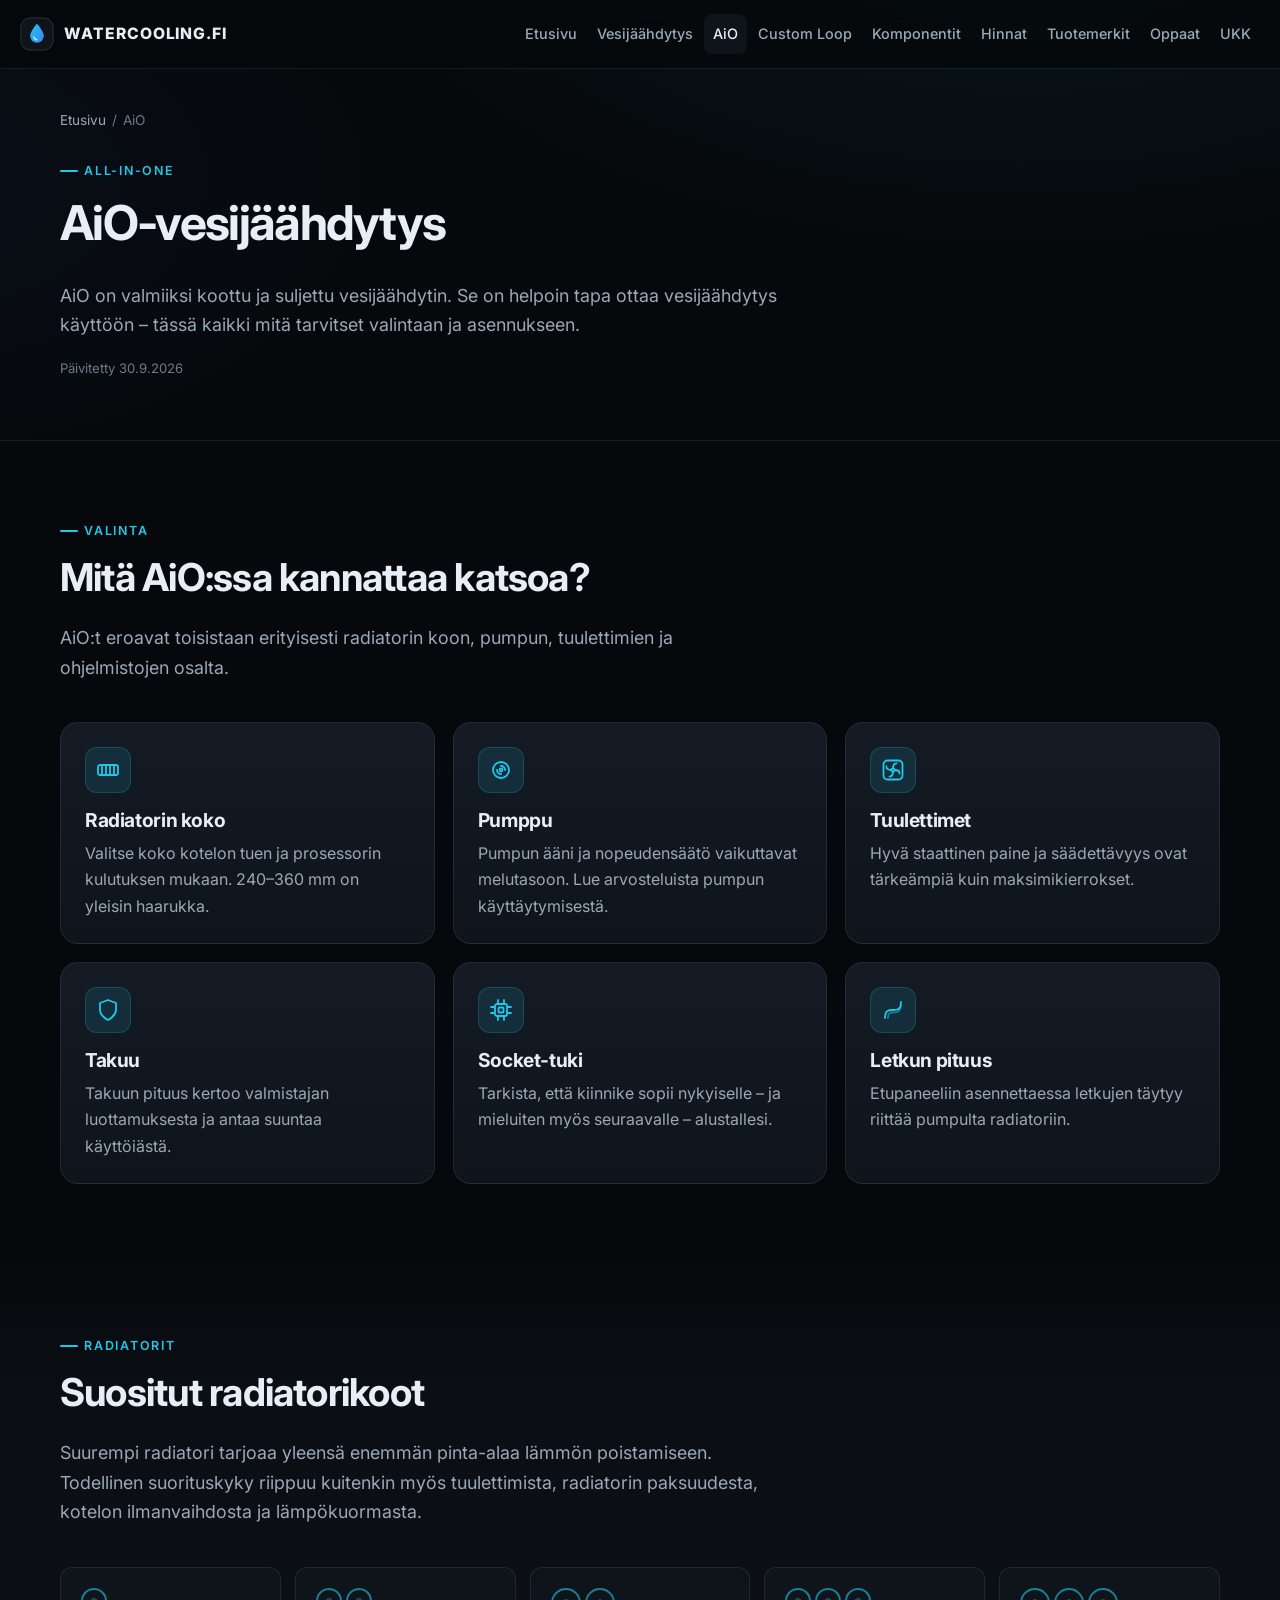
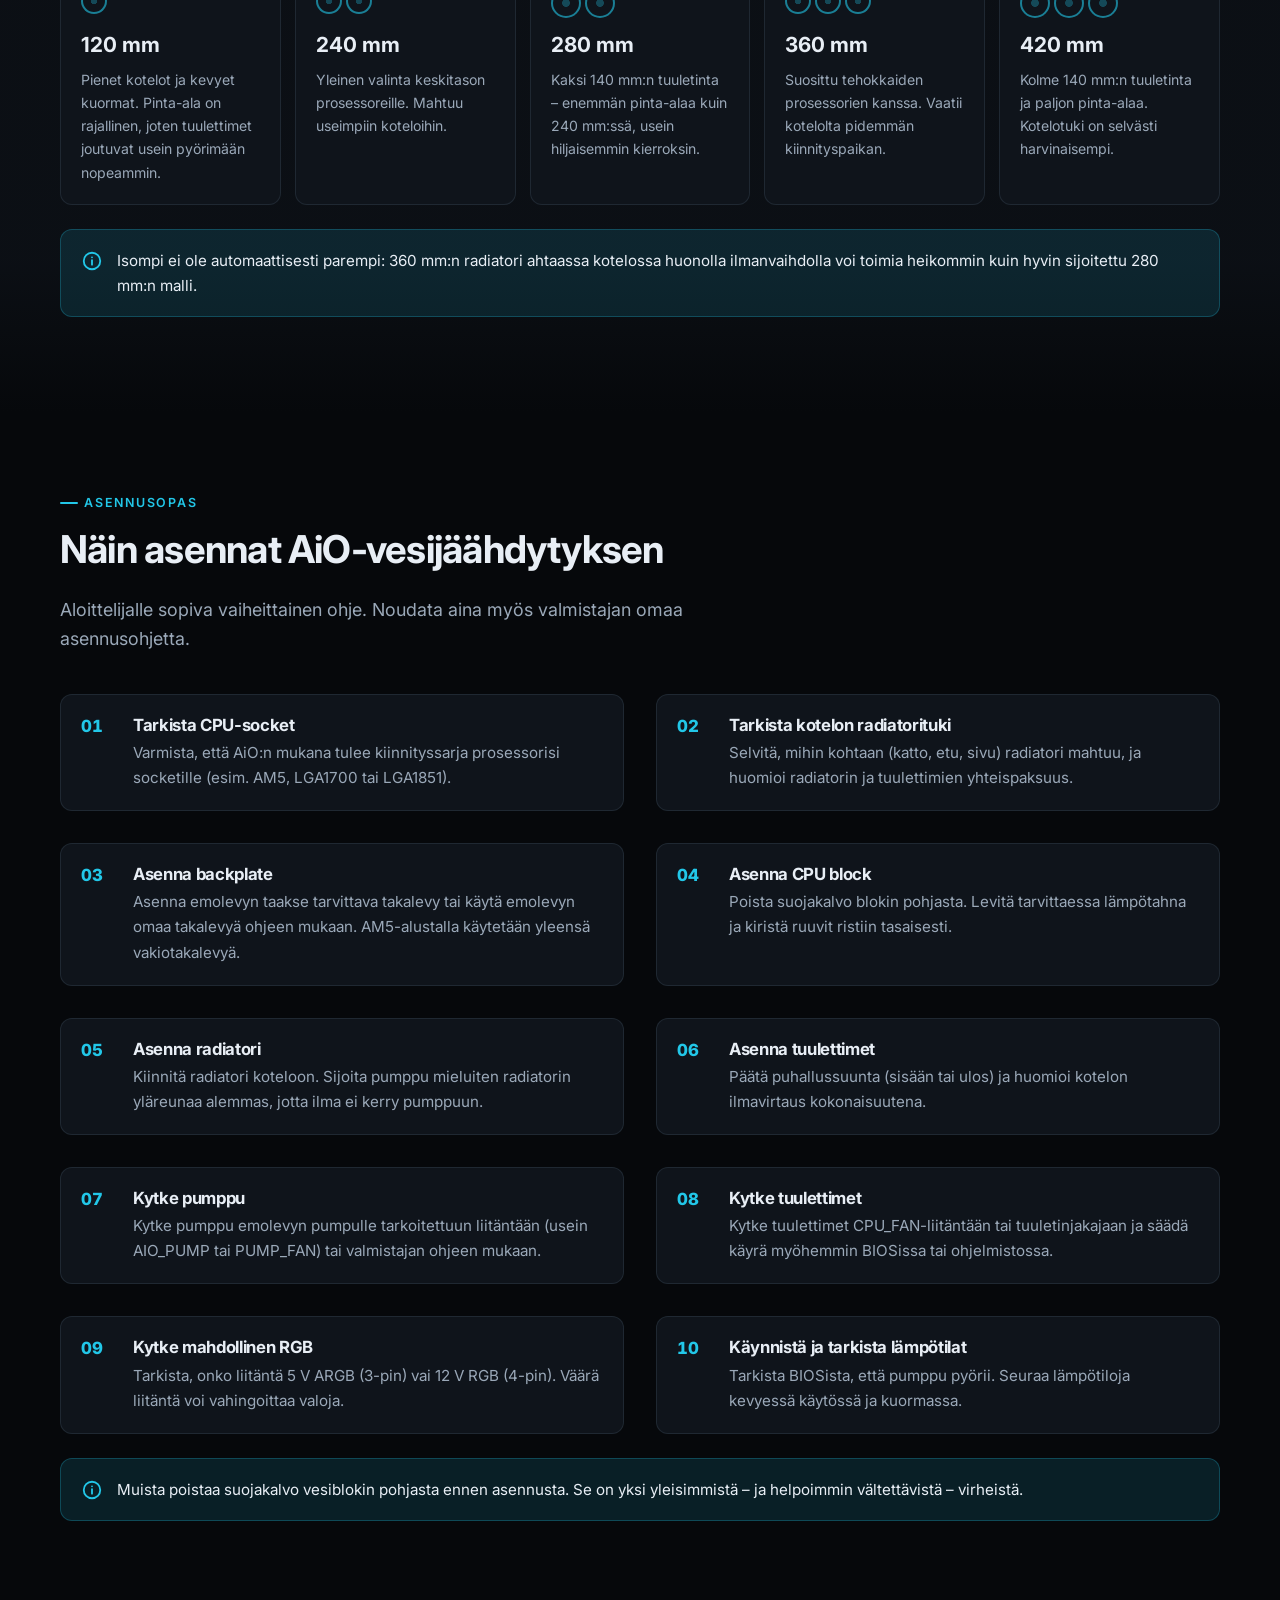
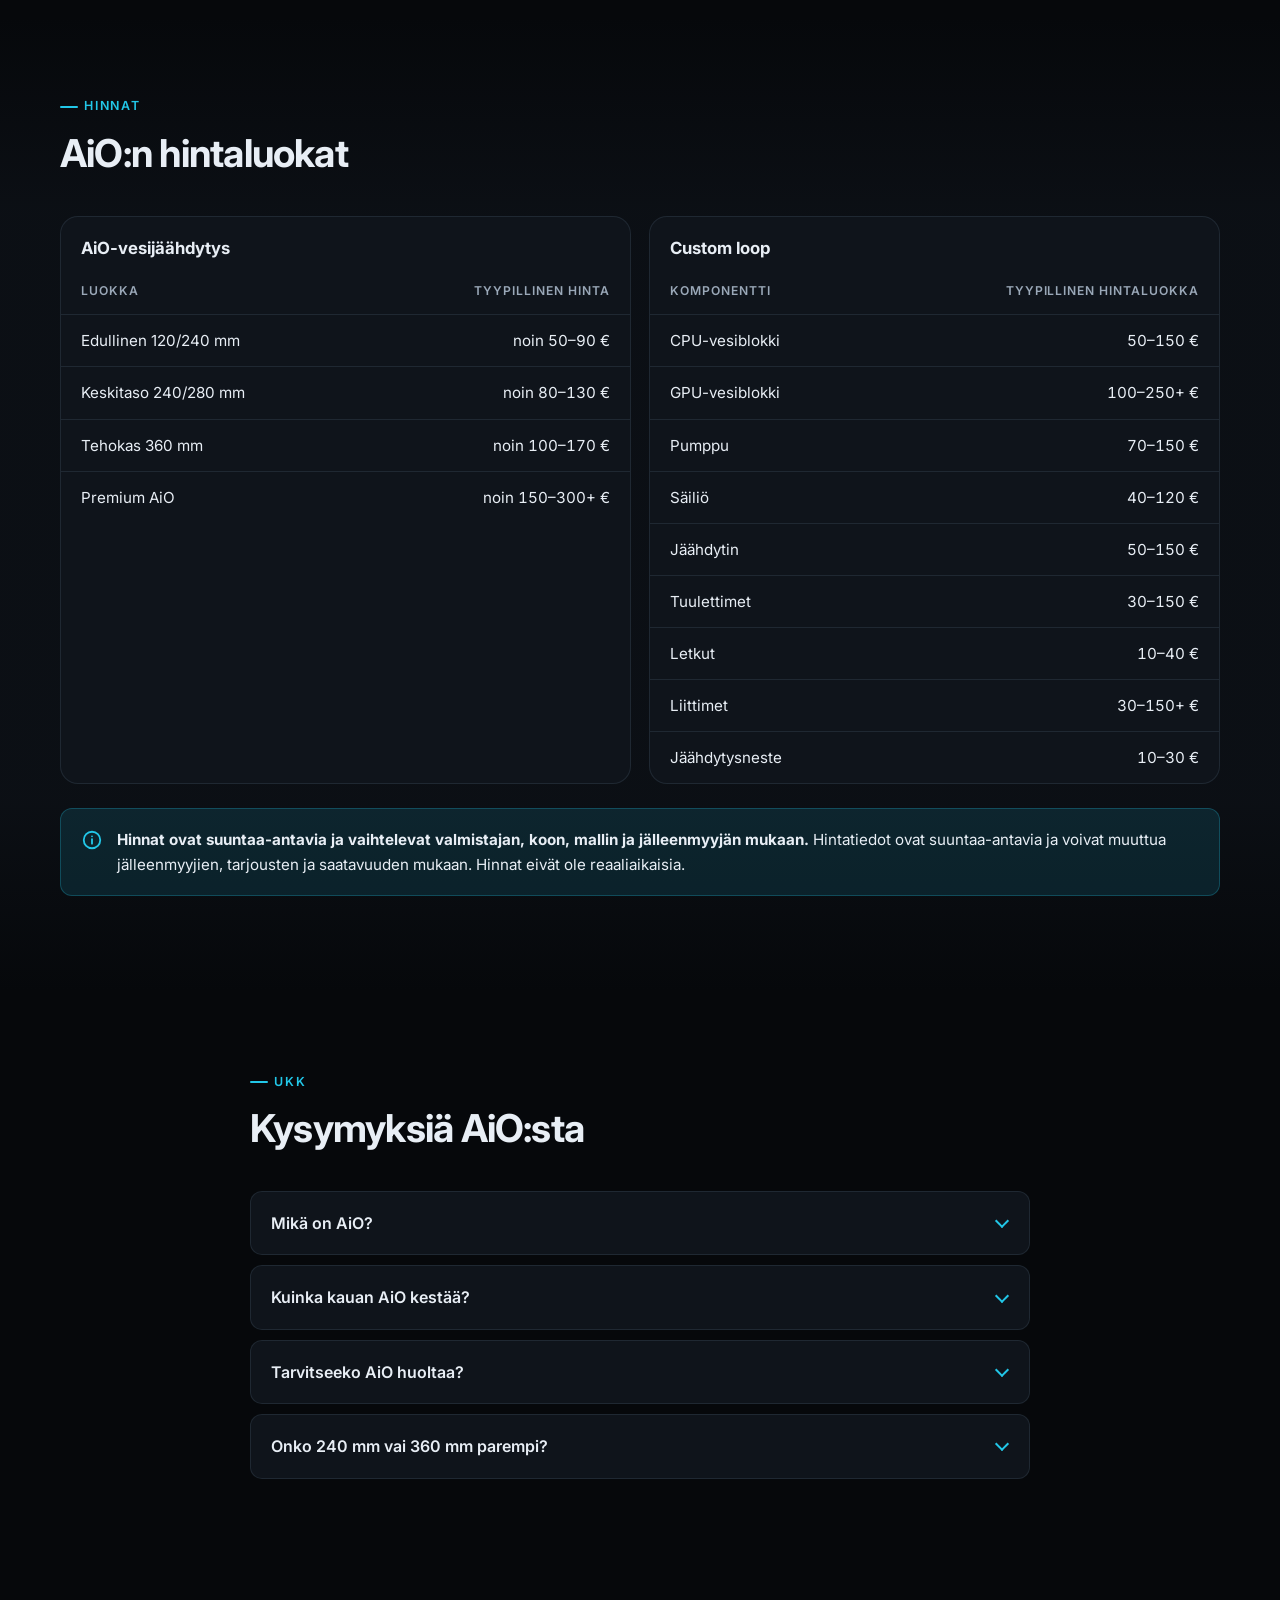
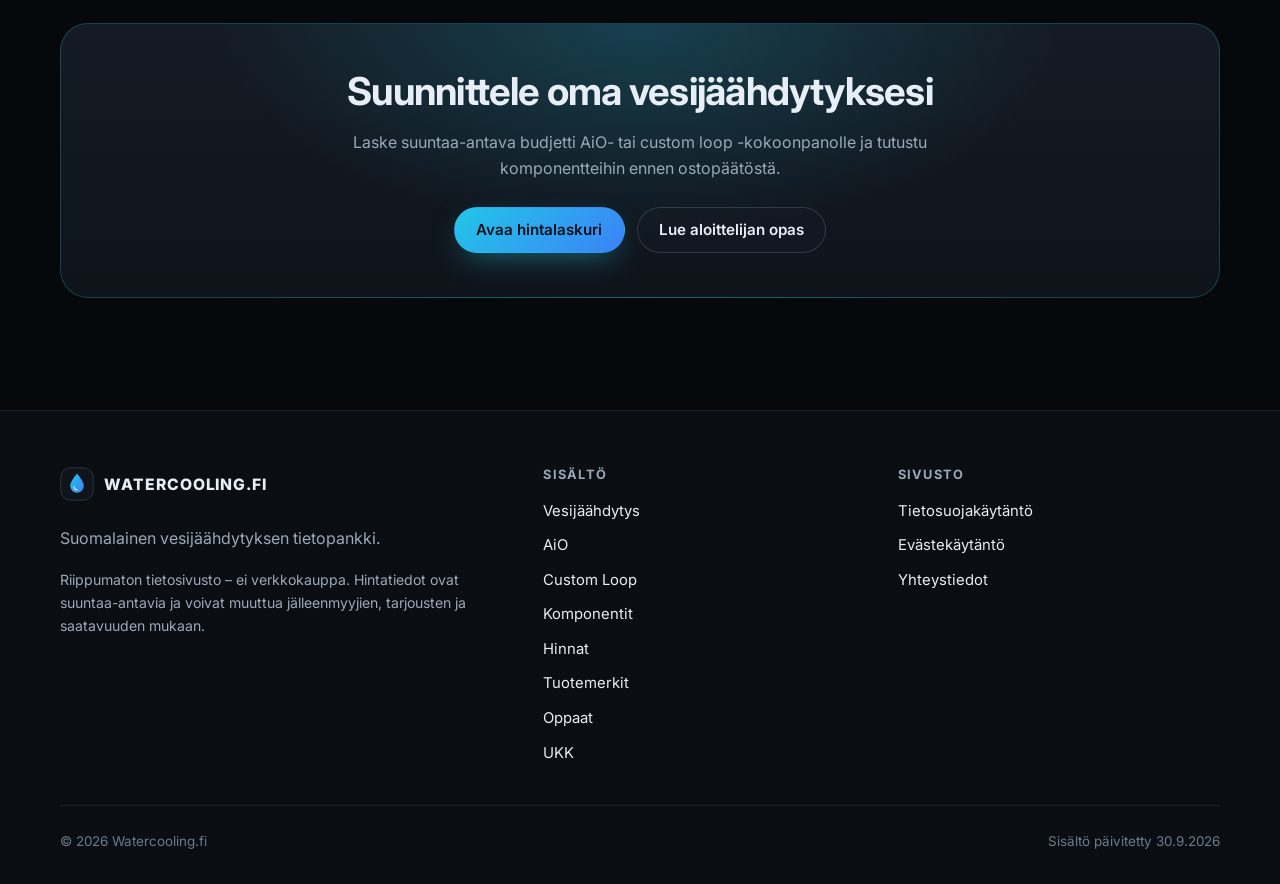
<file: aio.html>
<!doctype html>
<html lang="fi" class="no-js">
<head>
<meta charset="utf-8">
<meta name="viewport" content="width=device-width, initial-scale=1">
<title>AiO-vesijäähdytys – valinta, koot ja asennusopas | Watercooling.fi</title>
<meta name="description" content="AiO-vesijäähdytys selitettynä: mitä valita, mikä radiatorikoko (240 mm, 280 mm, 360 mm) sopii ja miten AiO asennetaan vaihe vaiheelta.">
<link rel="canonical" href="https://watercooling.fi/aio">
<meta name="robots" content="index, follow, max-image-preview:large">
<meta name="theme-color" content="#06080b">
<meta property="og:type" content="website">
<meta property="og:locale" content="fi_FI">
<meta property="og:site_name" content="Watercooling.fi">
<meta property="og:title" content="AiO-vesijäähdytys – valinta, koot ja asennusopas | Watercooling.fi">
<meta property="og:description" content="AiO-vesijäähdytys selitettynä: mitä valita, mikä radiatorikoko (240 mm, 280 mm, 360 mm) sopii ja miten AiO asennetaan vaihe vaiheelta.">
<meta property="og:url" content="https://watercooling.fi/aio">
<meta property="og:image" content="https://watercooling.fi/og-image.png">
<meta property="og:image:width" content="1200">
<meta property="og:image:height" content="630">
<meta name="twitter:card" content="summary_large_image">
<link rel="icon" href="/favicon.svg" type="image/svg+xml">
<link rel="preconnect" href="https://fonts.googleapis.com">
<link rel="preconnect" href="https://fonts.gstatic.com" crossorigin>
<link href="https://fonts.googleapis.com/css2?family=Inter:wght@400;500;600;700;800&display=swap" rel="stylesheet">
<link rel="stylesheet" href="/style.css">
<script type="application/ld+json">
{
 "@context": "https://schema.org",
 "@graph": [
  {
   "@type": "Organization",
   "@id": "https://watercooling.fi/#org",
   "name": "Watercooling.fi",
   "url": "https://watercooling.fi/",
   "logo": "https://watercooling.fi/favicon.svg"
  },
  {
   "@type": "WebSite",
   "@id": "https://watercooling.fi/#website",
   "name": "Watercooling.fi",
   "url": "https://watercooling.fi/",
   "inLanguage": "fi-FI",
   "publisher": {
    "@id": "https://watercooling.fi/#org"
   },
   "description": "Suomalainen vesijäähdytyksen tietopankki"
  },
  {
   "@type": "BreadcrumbList",
   "itemListElement": [
    {
     "@type": "ListItem",
     "position": 1,
     "name": "Etusivu",
     "item": "https://watercooling.fi/"
    },
    {
     "@type": "ListItem",
     "position": 2,
     "name": "AiO",
     "item": "https://watercooling.fi/aio"
    }
   ]
  },
  {
   "@type": "FAQPage",
   "mainEntity": [
    {
     "@type": "Question",
     "name": "Mikä on AiO?",
     "acceptedAnswer": {
      "@type": "Answer",
      "text": "AiO eli All-in-One on valmiiksi koottu ja suljettu vesijäähdytin. Paketissa on pumppu, CPU-vesiblokki, letkut, radiatori ja neste. Se asennetaan suunnilleen yhtä helposti kuin ilmajäähdytin, eikä sitä tarvitse täyttää."
     }
    },
    {
     "@type": "Question",
     "name": "Kuinka kauan AiO kestää?",
     "acceptedAnswer": {
      "@type": "Answer",
      "text": "Käyttöikä riippuu tuotteesta, pumpusta ja käyttöolosuhteista. Monet valmistajat antavat AiO:lle useamman vuoden takuun, mikä antaa suuntaa odotettavasta käyttöiästä. Nesteen hidas haihtuminen ja pumpun kuluminen rajoittavat lopulta ikää."
     }
    },
    {
     "@type": "Question",
     "name": "Tarvitseeko AiO huoltaa?",
     "acceptedAnswer": {
      "@type": "Answer",
      "text": "Juuri ei. Riittää, että radiatorin lamellit ja tuulettimet puhdistetaan pölystä säännöllisesti ja pumpun ääniä sekä lämpötiloja seurataan. AiO:ta ei tavallisesti avata eikä täytetä."
     }
    },
    {
     "@type": "Question",
     "name": "Onko 240 mm vai 360 mm parempi?",
     "acceptedAnswer": {
      "@type": "Answer",
      "text": "360 mm:n radiatorissa on enemmän pinta-alaa, joten se voi poistaa enemmän lämpöä tai tehdä saman työn hiljaisemmin. Se ei kuitenkaan ole aina parempi valinta: kotelotuki, ilmanvaihto, tuulettimet ja prosessorin kulutus ratkaisevat. Kevyellä kuormalla ero voi jäädä pieneksi."
     }
    }
   ]
  }
 ]
}
</script>
</head>
<body>
<a class="skip" href="#sisalto">Siirry sisältöön</a>
<header class="site-header">
  <div class="container header-inner">
    <a class="logo" href="/" aria-label="Watercooling.fi – etusivu"><svg class="logo-mark" viewBox="0 0 40 40" aria-hidden="true"><defs><linearGradient id="lg" x1="0" y1="0" x2="1" y2="1"><stop offset="0" stop-color="#22c7e8"/><stop offset="1" stop-color="#3b82f6"/></linearGradient></defs><rect x="1" y="1" width="38" height="38" rx="11" fill="#0f141b" stroke="rgba(148,178,210,.25)"/><path d="M20 8s8 8.6 8 14.2A8 8 0 0 1 12 22.2C12 16.6 20 8 20 8z" fill="url(#lg)"/><path d="M16.5 23.5a3.6 3.6 0 0 0 3.5 3.3" stroke="#e8f9ff" stroke-width="1.6" fill="none" stroke-linecap="round" opacity=".8"/></svg><span class="logo-text"><span class="logo-name">WATERCOOLING.FI</span><span class="logo-tag">Suomalainen vesijäähdytyksen tietopankki</span></span></a>
    <nav id="main-nav" class="main-nav" aria-label="Päävalikko">
      <ul><li><a href="/">Etusivu</a></li><li><a href="/vesijaahdytys">Vesijäähdytys</a></li><li><a href="/aio" aria-current="page">AiO</a></li><li><a href="/custom-loop">Custom Loop</a></li><li><a href="/komponentit">Komponentit</a></li><li><a href="/hinnat">Hinnat</a></li><li><a href="/tuotemerkit">Tuotemerkit</a></li><li><a href="/oppaat">Oppaat</a></li><li><a href="/ukk">UKK</a></li></ul>
      <a class="btn btn-primary nav-cta" href="/hinnat#laskuri">Aloita vesijäähdytyksen suunnittelu →</a>
    </nav>
    <a class="btn btn-primary btn-sm header-cta" href="/hinnat#laskuri">Aloita suunnittelu →</a>
    <button class="nav-toggle" type="button" aria-controls="main-nav" aria-expanded="false" aria-label="Avaa valikko">
      <svg viewBox="0 0 24 24" fill="none" stroke="currentColor" stroke-width="2" stroke-linecap="round" aria-hidden="true"><path d="M4 7h16M4 12h16M4 17h16"/></svg>
    </button>
  </div>
</header>
<main id="sisalto">
<section class="page-hero"><div class="container">
  <nav class="breadcrumbs" aria-label="Murupolku"><ol><li><a href="/">Etusivu</a></li><li aria-current="page">AiO</li></ol></nav>
  <span class="eyebrow">All-in-One</span>
  <h1>AiO-vesijäähdytys</h1>
  <p class="lead">AiO on valmiiksi koottu ja suljettu vesijäähdytin. Se on helpoin tapa ottaa vesijäähdytys käyttöön – tässä kaikki mitä tarvitset valintaan ja asennukseen.</p>
  <p class="updated">Päivitetty 30.9.2026</p>
</div></section><section class="section" id="valinta"><div class="container"><div class="section-head reveal"><span class="eyebrow">Valinta</span><h2>Mitä AiO:ssa kannattaa katsoa?</h2><p class="lead">AiO:t eroavat toisistaan erityisesti radiatorin koon, pumpun, tuulettimien ja ohjelmistojen osalta.</p></div><div class="grid grid-3"><div class="card reveal"><div class="card-icon"><svg viewBox="0 0 24 24" fill="none" stroke="currentColor" stroke-width="1.8" stroke-linecap="round" aria-hidden="true"><rect x="2" y="7" width="20" height="10" rx="2"/><path d="M6 7v10M10 7v10M14 7v10M18 7v10"/></svg></div><h3>Radiatorin koko</h3><p class="muted">Valitse koko kotelon tuen ja prosessorin kulutuksen mukaan. 240–360 mm on yleisin haarukka.</p></div><div class="card reveal"><div class="card-icon"><svg viewBox="0 0 24 24" fill="none" stroke="currentColor" stroke-width="1.8" stroke-linecap="round" aria-hidden="true"><circle cx="12" cy="12" r="8"/><path d="M12 8a4 4 0 0 1 4 4M12 16a4 4 0 0 1-4-4"/><circle cx="12" cy="12" r="1.5"/></svg></div><h3>Pumppu</h3><p class="muted">Pumpun ääni ja nopeudensäätö vaikuttavat melutasoon. Lue arvosteluista pumpun käyttäytymisestä.</p></div><div class="card reveal"><div class="card-icon"><svg viewBox="0 0 24 24" fill="none" stroke="currentColor" stroke-width="1.8" stroke-linecap="round" aria-hidden="true"><rect x="2.5" y="2.5" width="19" height="19" rx="4"/><circle cx="12" cy="12" r="1.6"/><path d="M12 10.4c0-3 1-5 3.5-5M13.6 12c3 0 5 1 5 3.5M12 13.6c0 3-1 5-3.5 5M10.4 12c-3 0-5-1-5-3.5"/></svg></div><h3>Tuulettimet</h3><p class="muted">Hyvä staattinen paine ja säädettävyys ovat tärkeämpiä kuin maksimikierrokset.</p></div><div class="card reveal"><div class="card-icon"><svg viewBox="0 0 24 24" fill="none" stroke="currentColor" stroke-width="1.8" stroke-linecap="round" stroke-linejoin="round" aria-hidden="true"><path d="M12 22s8-4 8-10V5l-8-3-8 3v7c0 6 8 10 8 10z"/></svg></div><h3>Takuu</h3><p class="muted">Takuun pituus kertoo valmistajan luottamuksesta ja antaa suuntaa käyttöiästä.</p></div><div class="card reveal"><div class="card-icon"><svg viewBox="0 0 24 24" fill="none" stroke="currentColor" stroke-width="1.8" stroke-linecap="round" aria-hidden="true"><rect x="6" y="6" width="12" height="12" rx="2"/><rect x="9.5" y="9.5" width="5" height="5" rx="1"/><path d="M9 2v3M15 2v3M9 19v3M15 19v3M2 9h3M2 15h3M19 9h3M19 15h3"/></svg></div><h3>Socket-tuki</h3><p class="muted">Tarkista, että kiinnike sopii nykyiselle – ja mieluiten myös seuraavalle – alustallesi.</p></div><div class="card reveal"><div class="card-icon"><svg viewBox="0 0 24 24" fill="none" stroke="currentColor" stroke-width="1.8" stroke-linecap="round" aria-hidden="true"><path d="M4 20c0-8 4-8 8-8s8 0 8-8"/><path d="M7 20c0-6 3-5.5 5-5.5s8-.5 8-6.5" opacity=".5"/></svg></div><h3>Letkun pituus</h3><p class="muted">Etupaneeliin asennettaessa letkujen täytyy riittää pumpulta radiatoriin.</p></div></div></div></section><section class="section section--alt" id="radiatorit"><div class="container"><div class="section-head reveal"><span class="eyebrow">Radiatorit</span><h2>Suositut radiatorikoot</h2><p class="lead">Suurempi radiatori tarjoaa yleensä enemmän pinta-alaa lämmön poistamiseen. Todellinen suorituskyky riippuu kuitenkin myös tuulettimista, radiatorin paksuudesta, kotelon ilmanvaihdosta ja lämpökuormasta.</p></div><div class="rad-grid"><div class="rad reveal"><div class="rad-bar"><i></i></div><b>120 mm</b><p>Pienet kotelot ja kevyet kuormat. Pinta-ala on rajallinen, joten tuulettimet joutuvat usein pyörimään nopeammin.</p></div><div class="rad reveal"><div class="rad-bar"><i></i><i></i></div><b>240 mm</b><p>Yleinen valinta keskitason prosessoreille. Mahtuu useimpiin koteloihin.</p></div><div class="rad reveal"><div class="rad-bar big"><i></i><i></i></div><b>280 mm</b><p>Kaksi 140 mm:n tuuletinta – enemmän pinta-alaa kuin 240 mm:ssä, usein hiljaisemmin kierroksin.</p></div><div class="rad reveal"><div class="rad-bar"><i></i><i></i><i></i></div><b>360 mm</b><p>Suosittu tehokkaiden prosessorien kanssa. Vaatii kotelolta pidemmän kiinnityspaikan.</p></div><div class="rad reveal"><div class="rad-bar big"><i></i><i></i><i></i></div><b>420 mm</b><p>Kolme 140 mm:n tuuletinta ja paljon pinta-alaa. Kotelotuki on selvästi harvinaisempi.</p></div></div><div class="infobox" role="note"><svg viewBox="0 0 24 24" fill="none" stroke="currentColor" stroke-width="2" stroke-linecap="round" aria-hidden="true"><circle cx="12" cy="12" r="9"/><path d="M12 11v5M12 8h.01"/></svg><div><p>Isompi ei ole automaattisesti parempi: 360 mm:n radiatori ahtaassa kotelossa huonolla ilmanvaihdolla voi toimia heikommin kuin hyvin sijoitettu 280 mm:n malli.</p></div></div></div></section><section class="section" id="asennus"><div class="container"><div class="section-head reveal"><span class="eyebrow">Asennusopas</span><h2>Näin asennat AiO-vesijäähdytyksen</h2><p class="lead">Aloittelijalle sopiva vaiheittainen ohje. Noudata aina myös valmistajan omaa asennusohjetta.</p></div><ol class="steps two-col"><li class="reveal"><h3>Tarkista CPU-socket</h3><p>Varmista, että AiO:n mukana tulee kiinnityssarja prosessorisi socketille (esim. AM5, LGA1700 tai LGA1851).</p></li><li class="reveal"><h3>Tarkista kotelon radiatorituki</h3><p>Selvitä, mihin kohtaan (katto, etu, sivu) radiatori mahtuu, ja huomioi radiatorin ja tuulettimien yhteispaksuus.</p></li><li class="reveal"><h3>Asenna backplate</h3><p>Asenna emolevyn taakse tarvittava takalevy tai käytä emolevyn omaa takalevyä ohjeen mukaan. AM5-alustalla käytetään yleensä vakiotakalevyä.</p></li><li class="reveal"><h3>Asenna CPU block</h3><p>Poista suojakalvo blokin pohjasta. Levitä tarvittaessa lämpötahna ja kiristä ruuvit ristiin tasaisesti.</p></li><li class="reveal"><h3>Asenna radiatori</h3><p>Kiinnitä radiatori koteloon. Sijoita pumppu mieluiten radiatorin yläreunaa alemmas, jotta ilma ei kerry pumppuun.</p></li><li class="reveal"><h3>Asenna tuulettimet</h3><p>Päätä puhallussuunta (sisään tai ulos) ja huomioi kotelon ilmavirtaus kokonaisuutena.</p></li><li class="reveal"><h3>Kytke pumppu</h3><p>Kytke pumppu emolevyn pumpulle tarkoitettuun liitäntään (usein AIO_PUMP tai PUMP_FAN) tai valmistajan ohjeen mukaan.</p></li><li class="reveal"><h3>Kytke tuulettimet</h3><p>Kytke tuulettimet CPU_FAN-liitäntään tai tuuletinjakajaan ja säädä käyrä myöhemmin BIOSissa tai ohjelmistossa.</p></li><li class="reveal"><h3>Kytke mahdollinen RGB</h3><p>Tarkista, onko liitäntä 5 V ARGB (3-pin) vai 12 V RGB (4-pin). Väärä liitäntä voi vahingoittaa valoja.</p></li><li class="reveal"><h3>Käynnistä ja tarkista lämpötilat</h3><p>Tarkista BIOSista, että pumppu pyörii. Seuraa lämpötiloja kevyessä käytössä ja kuormassa.</p></li></ol><div class="infobox" role="note"><svg viewBox="0 0 24 24" fill="none" stroke="currentColor" stroke-width="2" stroke-linecap="round" aria-hidden="true"><circle cx="12" cy="12" r="9"/><path d="M12 11v5M12 8h.01"/></svg><div><p>Muista poistaa suojakalvo vesiblokin pohjasta ennen asennusta. Se on yksi yleisimmistä – ja helpoimmin vältettävistä – virheistä.</p></div></div></div></section><section class="section section--alt"><div class="container"><div class="section-head reveal"><span class="eyebrow">Hinnat</span><h2>AiO:n hintaluokat</h2></div><div class="grid grid-2"><div class="table-wrap reveal"><table><caption>AiO-vesijäähdytys</caption><thead><tr><th scope="col">Luokka</th><th scope="col" class="num">Tyypillinen hinta</th></tr></thead><tbody><tr><td>Edullinen 120/240 mm</td><td class="num">noin 50–90 €</td></tr><tr><td>Keskitaso 240/280 mm</td><td class="num">noin 80–130 €</td></tr><tr><td>Tehokas 360 mm</td><td class="num">noin 100–170 €</td></tr><tr><td>Premium AiO</td><td class="num">noin 150–300+ €</td></tr></tbody></table></div><div class="table-wrap reveal"><table><caption>Custom loop</caption><thead><tr><th scope="col">Komponentti</th><th scope="col" class="num">Tyypillinen hintaluokka</th></tr></thead><tbody><tr><td>CPU-vesiblokki</td><td class="num">50–150 €</td></tr><tr><td>GPU-vesiblokki</td><td class="num">100–250+ €</td></tr><tr><td>Pumppu</td><td class="num">70–150 €</td></tr><tr><td>Säiliö</td><td class="num">40–120 €</td></tr><tr><td>Jäähdytin</td><td class="num">50–150 €</td></tr><tr><td>Tuulettimet</td><td class="num">30–150 €</td></tr><tr><td>Letkut</td><td class="num">10–40 €</td></tr><tr><td>Liittimet</td><td class="num">30–150+ €</td></tr><tr><td>Jäähdytysneste</td><td class="num">10–30 €</td></tr></tbody></table></div></div><div class="infobox" role="note"><svg viewBox="0 0 24 24" fill="none" stroke="currentColor" stroke-width="2" stroke-linecap="round" aria-hidden="true"><circle cx="12" cy="12" r="9"/><path d="M12 11v5M12 8h.01"/></svg><div><p><strong>Hinnat ovat suuntaa-antavia ja vaihtelevat valmistajan, koon, mallin ja jälleenmyyjän mukaan.</strong> Hintatiedot ovat suuntaa-antavia ja voivat muuttua jälleenmyyjien, tarjousten ja saatavuuden mukaan. Hinnat eivät ole reaaliaikaisia.</p></div></div></div></section><section class="section"><div class="container narrow"><div class="section-head reveal"><span class="eyebrow">UKK</span><h2>Kysymyksiä AiO:sta</h2></div><div class="faq"><details><summary>Mikä on AiO?</summary><div class="answer"><p>AiO eli All-in-One on valmiiksi koottu ja suljettu vesijäähdytin. Paketissa on pumppu, CPU-vesiblokki, letkut, radiatori ja neste. Se asennetaan suunnilleen yhtä helposti kuin ilmajäähdytin, eikä sitä tarvitse täyttää.</p></div></details><details><summary>Kuinka kauan AiO kestää?</summary><div class="answer"><p>Käyttöikä riippuu tuotteesta, pumpusta ja käyttöolosuhteista. Monet valmistajat antavat AiO:lle useamman vuoden takuun, mikä antaa suuntaa odotettavasta käyttöiästä. Nesteen hidas haihtuminen ja pumpun kuluminen rajoittavat lopulta ikää.</p></div></details><details><summary>Tarvitseeko AiO huoltaa?</summary><div class="answer"><p>Juuri ei. Riittää, että radiatorin lamellit ja tuulettimet puhdistetaan pölystä säännöllisesti ja pumpun ääniä sekä lämpötiloja seurataan. AiO:ta ei tavallisesti avata eikä täytetä.</p></div></details><details><summary>Onko 240 mm vai 360 mm parempi?</summary><div class="answer"><p>360 mm:n radiatorissa on enemmän pinta-alaa, joten se voi poistaa enemmän lämpöä tai tehdä saman työn hiljaisemmin. Se ei kuitenkaan ole aina parempi valinta: kotelotuki, ilmanvaihto, tuulettimet ja prosessorin kulutus ratkaisevat. Kevyellä kuormalla ero voi jäädä pieneksi.</p></div></details></div></div></section><section class="section"><div class="container"><div class="cta-band reveal">
  <h2>Suunnittele oma vesijäähdytyksesi</h2><p>Laske suuntaa-antava budjetti AiO- tai custom loop -kokoonpanolle ja tutustu komponentteihin ennen ostopäätöstä.</p>
  <div class="btn-row"><a class="btn btn-primary" href="/hinnat#laskuri">Avaa hintalaskuri</a><a class="btn btn-ghost" href="/oppaat/vesijaahdytys-aloittelijalle">Lue aloittelijan opas</a></div>
</div></div></section>
</main>
<footer class="site-footer">
  <div class="container">
    <div class="footer-grid">
      <div>
        <a class="logo" href="/"><svg class="logo-mark" viewBox="0 0 40 40" aria-hidden="true"><defs><linearGradient id="lg" x1="0" y1="0" x2="1" y2="1"><stop offset="0" stop-color="#22c7e8"/><stop offset="1" stop-color="#3b82f6"/></linearGradient></defs><rect x="1" y="1" width="38" height="38" rx="11" fill="#0f141b" stroke="rgba(148,178,210,.25)"/><path d="M20 8s8 8.6 8 14.2A8 8 0 0 1 12 22.2C12 16.6 20 8 20 8z" fill="url(#lg)"/><path d="M16.5 23.5a3.6 3.6 0 0 0 3.5 3.3" stroke="#e8f9ff" stroke-width="1.6" fill="none" stroke-linecap="round" opacity=".8"/></svg><span class="logo-text"><span class="logo-name">WATERCOOLING.FI</span></span></a>
        <p class="muted mt-2">Suomalainen vesijäähdytyksen tietopankki.</p>
        <p class="small muted">Riippumaton tietosivusto – ei verkkokauppa. Hintatiedot ovat suuntaa-antavia ja voivat muuttua jälleenmyyjien, tarjousten ja saatavuuden mukaan.</p>
      </div>
      <nav aria-label="Sivuston osiot"><h2>Sisältö</h2><ul><li><a href="/vesijaahdytys">Vesijäähdytys</a></li><li><a href="/aio">AiO</a></li><li><a href="/custom-loop">Custom Loop</a></li><li><a href="/komponentit">Komponentit</a></li><li><a href="/hinnat">Hinnat</a></li><li><a href="/tuotemerkit">Tuotemerkit</a></li><li><a href="/oppaat">Oppaat</a></li><li><a href="/ukk">UKK</a></li></ul></nav>
      <nav aria-label="Tietoa sivustosta"><h2>Sivusto</h2><ul>
        <li><a href="/tietosuoja">Tietosuojakäytäntö</a></li>
        <li><a href="/evasteet">Evästekäytäntö</a></li>
        <li><a href="/yhteystiedot">Yhteystiedot</a></li>
      </ul></nav>
    </div>
    <div class="footer-bottom"><span>© 2026 Watercooling.fi</span><span>Sisältö päivitetty 30.9.2026</span></div>
  </div>
</footer>
<script src="/main.js" defer></script>
</body>
</html>
</file>
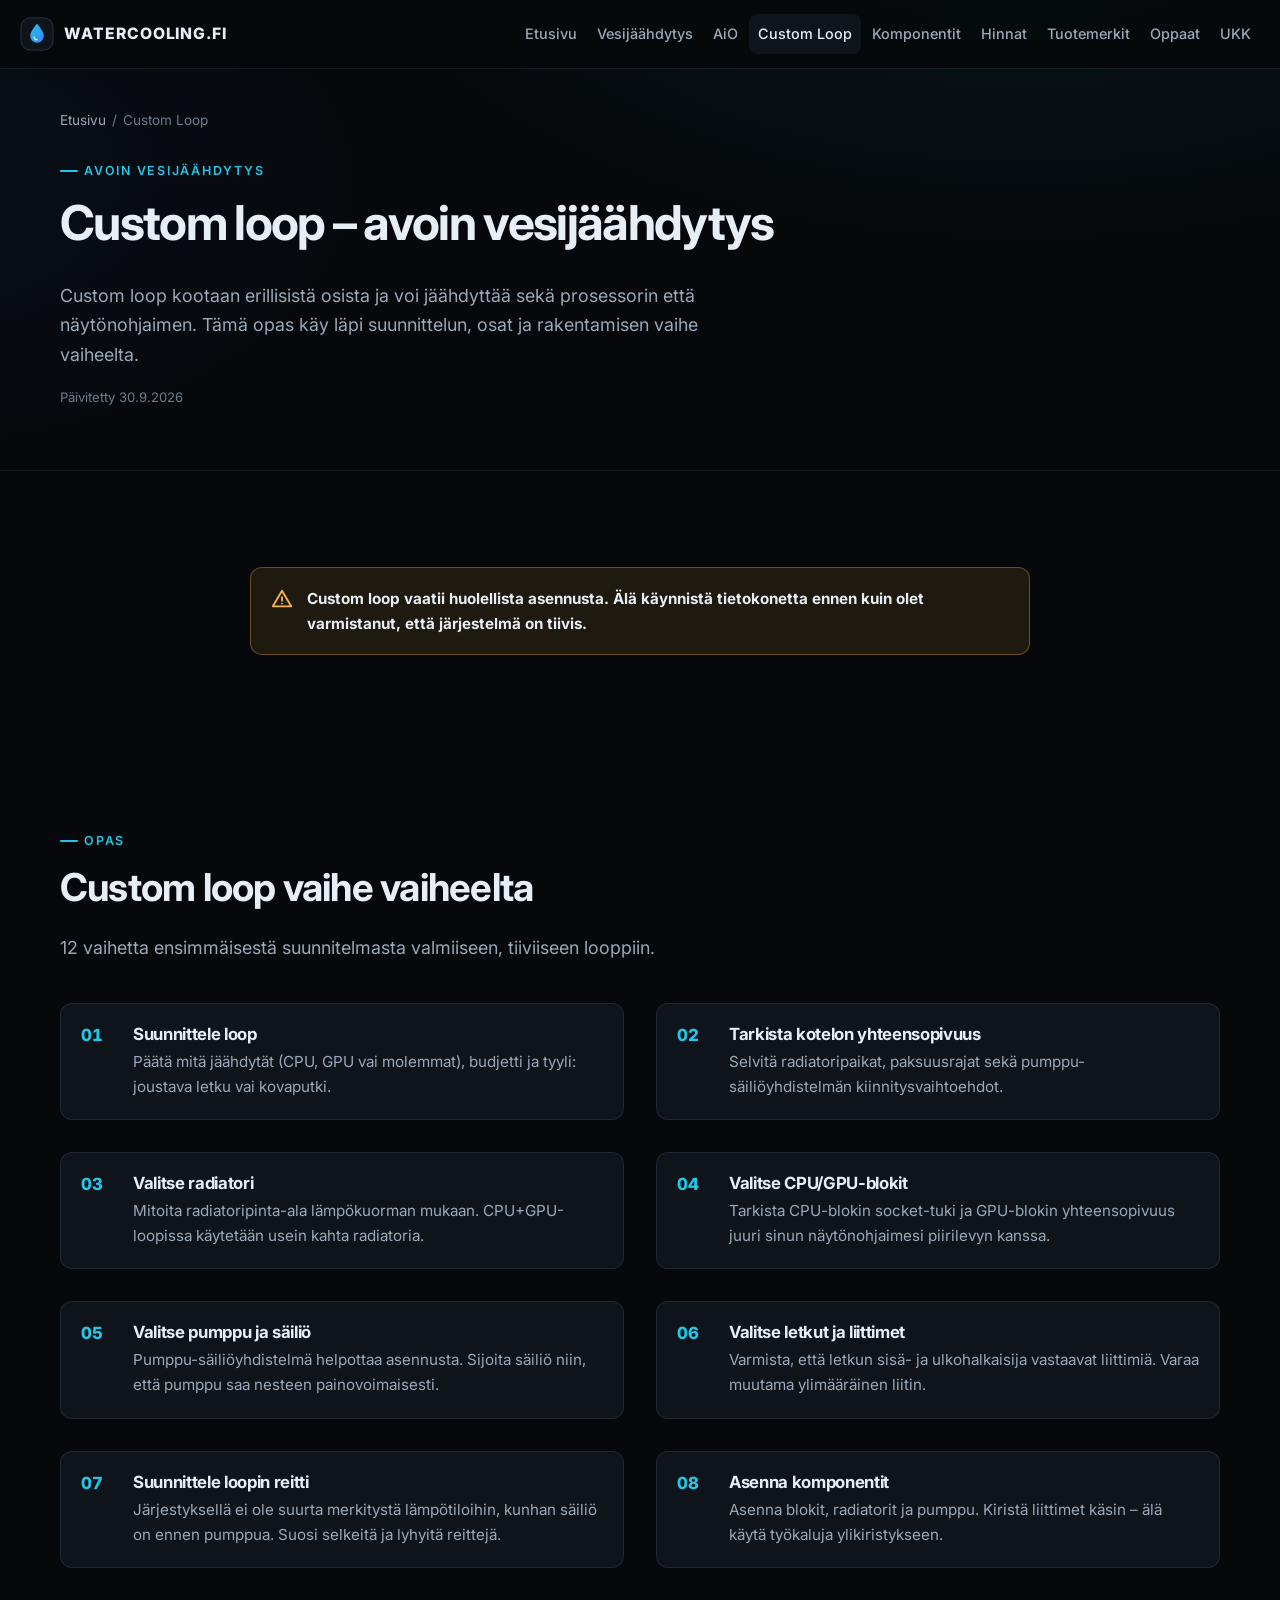
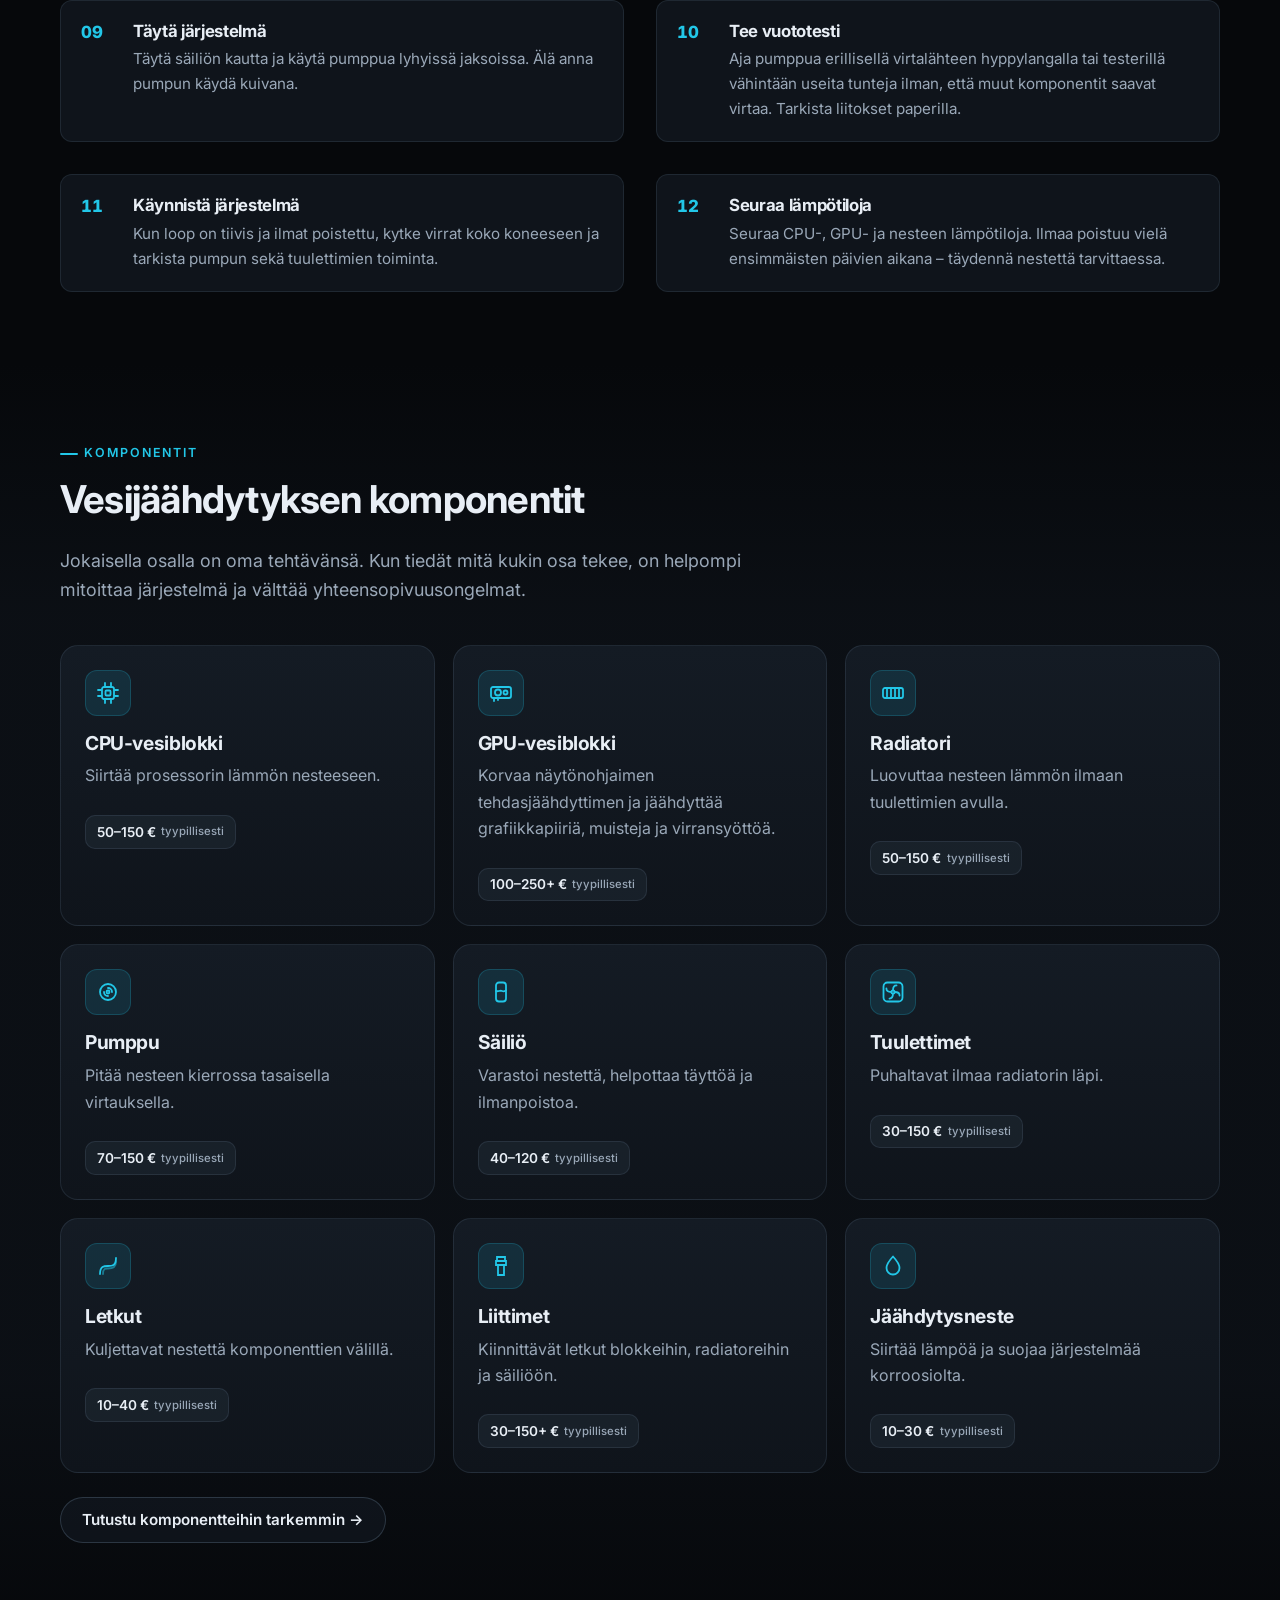
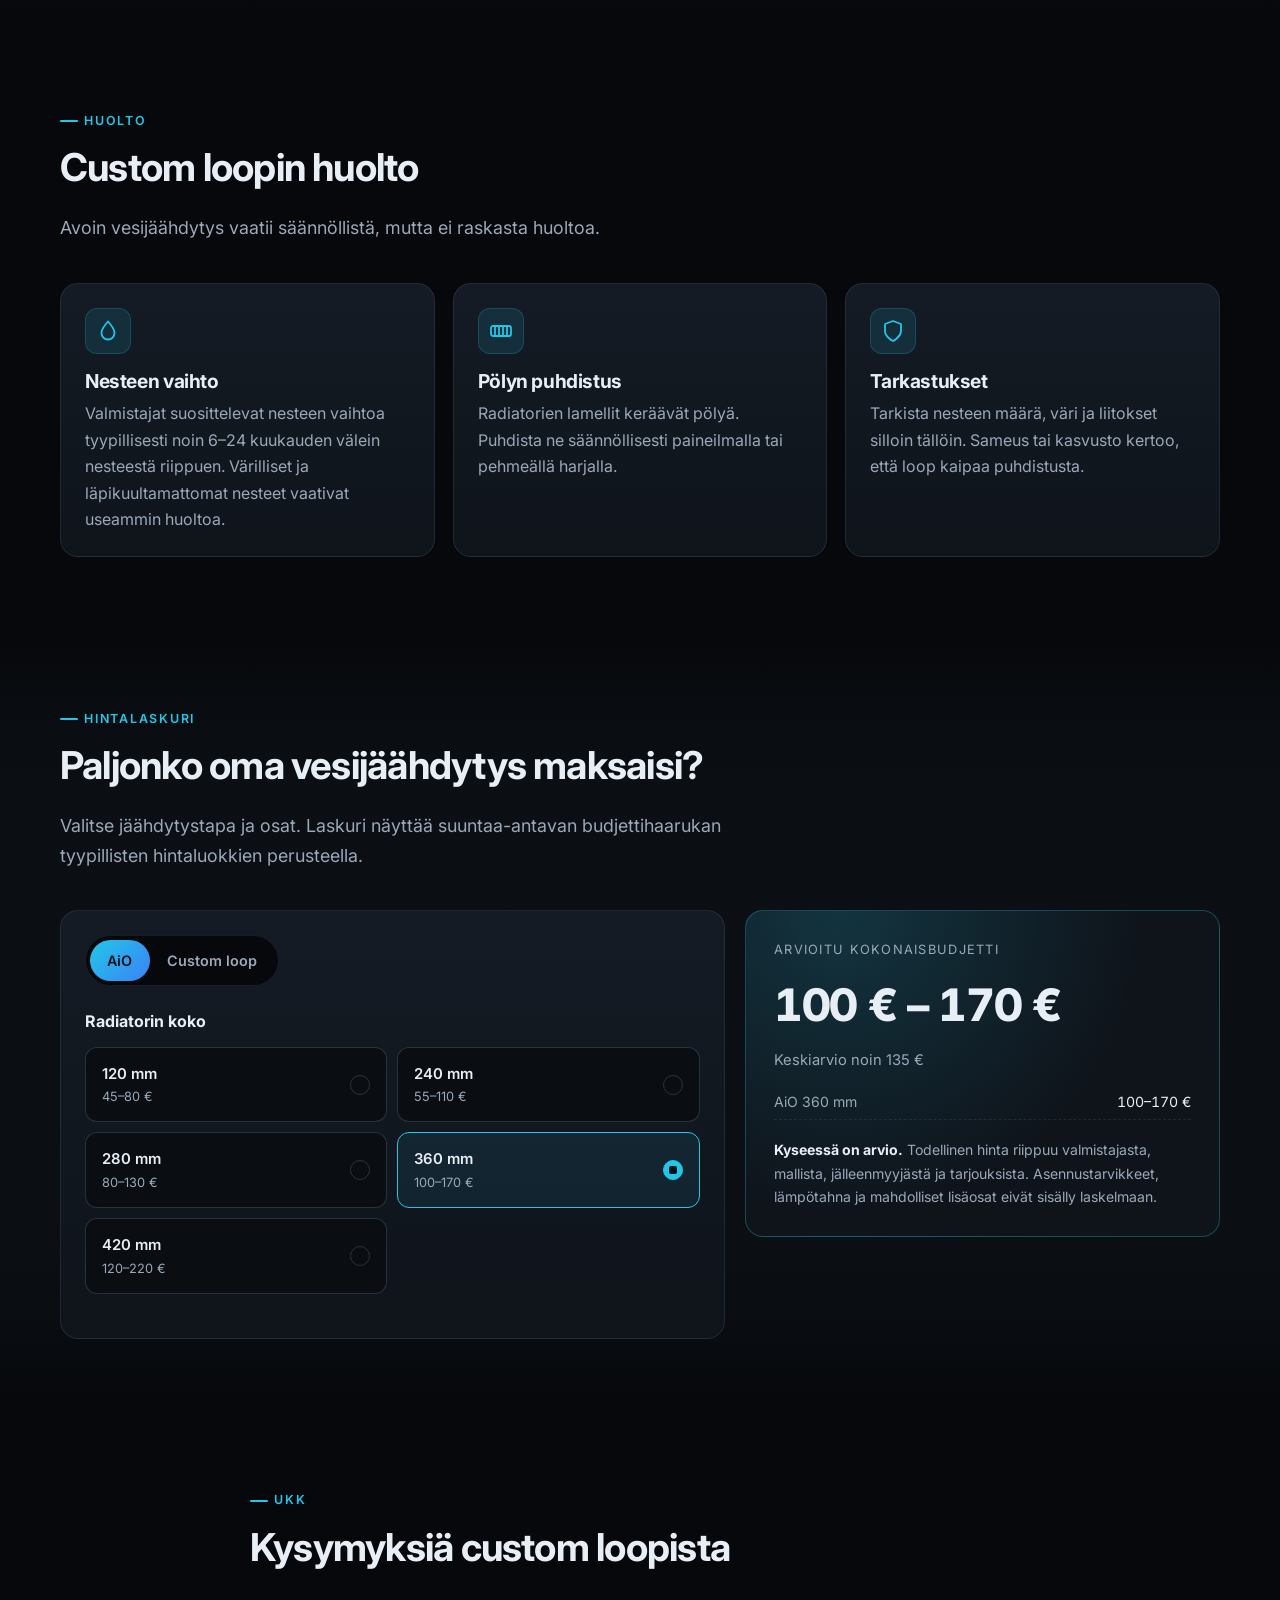
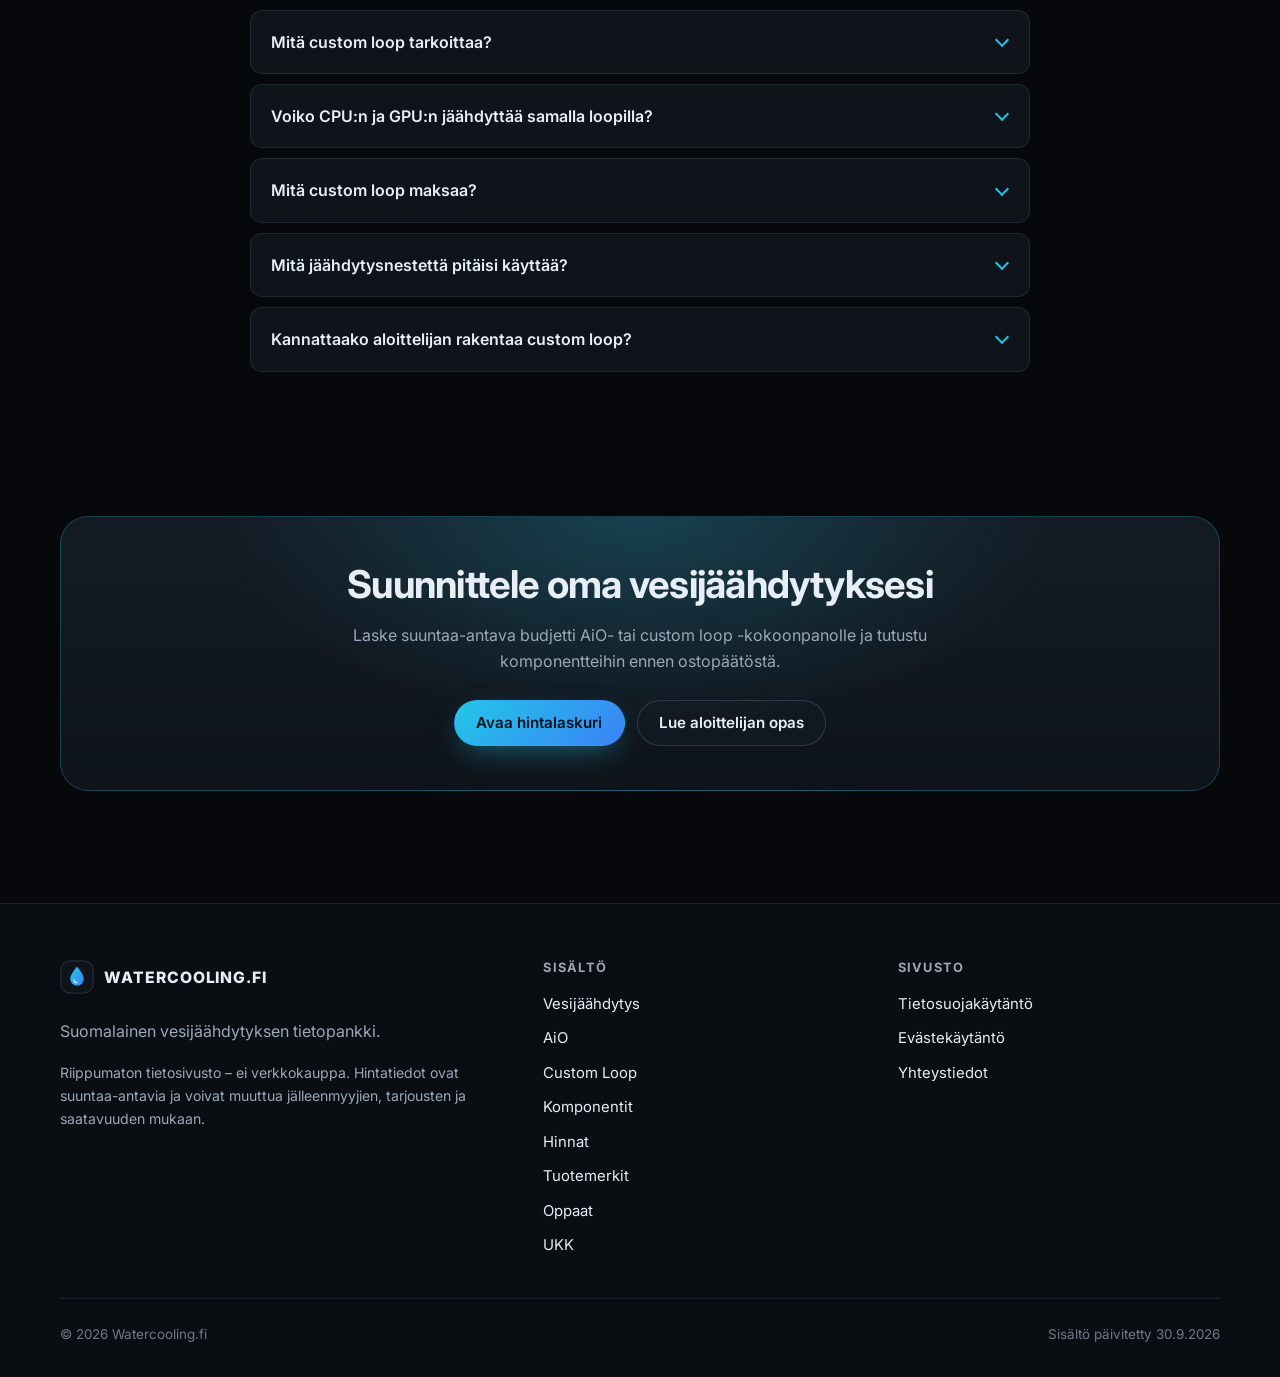
<file: custom-loop.html>
<!doctype html>
<html lang="fi" class="no-js">
<head>
<meta charset="utf-8">
<meta name="viewport" content="width=device-width, initial-scale=1">
<title>Custom loop – avoin vesijäähdytys vaihe vaiheelta | Watercooling.fi</title>
<meta name="description" content="Custom loop -opas: suunnittelu, kotelon yhteensopivuus, radiatorit, blokit, pumppu, täyttö ja vuototesti. Suuntaa-antavat hinnat ja huolto-ohjeet.">
<link rel="canonical" href="https://watercooling.fi/custom-loop">
<meta name="robots" content="index, follow, max-image-preview:large">
<meta name="theme-color" content="#06080b">
<meta property="og:type" content="website">
<meta property="og:locale" content="fi_FI">
<meta property="og:site_name" content="Watercooling.fi">
<meta property="og:title" content="Custom loop – avoin vesijäähdytys vaihe vaiheelta | Watercooling.fi">
<meta property="og:description" content="Custom loop -opas: suunnittelu, kotelon yhteensopivuus, radiatorit, blokit, pumppu, täyttö ja vuototesti. Suuntaa-antavat hinnat ja huolto-ohjeet.">
<meta property="og:url" content="https://watercooling.fi/custom-loop">
<meta property="og:image" content="https://watercooling.fi/og-image.png">
<meta property="og:image:width" content="1200">
<meta property="og:image:height" content="630">
<meta name="twitter:card" content="summary_large_image">
<link rel="icon" href="/favicon.svg" type="image/svg+xml">
<link rel="preconnect" href="https://fonts.googleapis.com">
<link rel="preconnect" href="https://fonts.gstatic.com" crossorigin>
<link href="https://fonts.googleapis.com/css2?family=Inter:wght@400;500;600;700;800&display=swap" rel="stylesheet">
<link rel="stylesheet" href="/style.css">
<script type="application/ld+json">
{
 "@context": "https://schema.org",
 "@graph": [
  {
   "@type": "Organization",
   "@id": "https://watercooling.fi/#org",
   "name": "Watercooling.fi",
   "url": "https://watercooling.fi/",
   "logo": "https://watercooling.fi/favicon.svg"
  },
  {
   "@type": "WebSite",
   "@id": "https://watercooling.fi/#website",
   "name": "Watercooling.fi",
   "url": "https://watercooling.fi/",
   "inLanguage": "fi-FI",
   "publisher": {
    "@id": "https://watercooling.fi/#org"
   },
   "description": "Suomalainen vesijäähdytyksen tietopankki"
  },
  {
   "@type": "BreadcrumbList",
   "itemListElement": [
    {
     "@type": "ListItem",
     "position": 1,
     "name": "Etusivu",
     "item": "https://watercooling.fi/"
    },
    {
     "@type": "ListItem",
     "position": 2,
     "name": "Custom Loop",
     "item": "https://watercooling.fi/custom-loop"
    }
   ]
  },
  {
   "@type": "FAQPage",
   "mainEntity": [
    {
     "@type": "Question",
     "name": "Mitä custom loop tarkoittaa?",
     "acceptedAnswer": {
      "@type": "Answer",
      "text": "Custom loop eli avoin vesijäähdytys rakennetaan erillisistä osista: vesiblokeista, pumpusta, säiliöstä, radiatoreista, letkuista ja liittimistä. Se on muokattava ja voi jäähdyttää sekä CPU:n että GPU:n, mutta vaatii suunnittelua ja huoltoa."
     }
    },
    {
     "@type": "Question",
     "name": "Voiko CPU:n ja GPU:n jäähdyttää samalla loopilla?",
     "acceptedAnswer": {
      "@type": "Answer",
      "text": "Voi, ja se on custom loopin tyypillisin käyttötarkoitus. Tällöin radiatoripinta-alaa kannattaa mitoittaa molempien komponenttien yhteenlasketun lämpökuorman mukaan."
     }
    },
    {
     "@type": "Question",
     "name": "Mitä custom loop maksaa?",
     "acceptedAnswer": {
      "@type": "Answer",
      "text": "Pelkän prosessorin custom loop maksaa suuntaa-antavasti noin 250–600 €, ja CPU+GPU-loop tyypillisesti noin 400–1 000 € tai enemmän. Hinta riippuu radiatoreista, liittimien määrästä ja siitä, käytetäänkö kovaputkea."
     }
    },
    {
     "@type": "Question",
     "name": "Mitä jäähdytysnestettä pitäisi käyttää?",
     "acceptedAnswer": {
      "@type": "Answer",
      "text": "Custom loopissa käytetään yleensä vesijäähdytykseen tarkoitettua valmisnestettä tai tislattua vettä korroosion- ja kasvustonestoaineiden kanssa. Hanavettä ei suositella. AiO:ssa neste on valmiina, eikä sitä vaihdeta."
     }
    },
    {
     "@type": "Question",
     "name": "Kannattaako aloittelijan rakentaa custom loop?",
     "acceptedAnswer": {
      "@type": "Answer",
      "text": "Se on mahdollista, jos suunnittelee huolella ja varaa aikaa. Moni aloittaa AiO:lla ja siirtyy custom looppiin myöhemmin. Jos rakennat ensimmäisen loopin, aloita joustavilla letkuilla, lue asennusohjeet ja tee perusteellinen vuototesti."
     }
    }
   ]
  }
 ]
}
</script>
</head>
<body>
<a class="skip" href="#sisalto">Siirry sisältöön</a>
<header class="site-header">
  <div class="container header-inner">
    <a class="logo" href="/" aria-label="Watercooling.fi – etusivu"><svg class="logo-mark" viewBox="0 0 40 40" aria-hidden="true"><defs><linearGradient id="lg" x1="0" y1="0" x2="1" y2="1"><stop offset="0" stop-color="#22c7e8"/><stop offset="1" stop-color="#3b82f6"/></linearGradient></defs><rect x="1" y="1" width="38" height="38" rx="11" fill="#0f141b" stroke="rgba(148,178,210,.25)"/><path d="M20 8s8 8.6 8 14.2A8 8 0 0 1 12 22.2C12 16.6 20 8 20 8z" fill="url(#lg)"/><path d="M16.5 23.5a3.6 3.6 0 0 0 3.5 3.3" stroke="#e8f9ff" stroke-width="1.6" fill="none" stroke-linecap="round" opacity=".8"/></svg><span class="logo-text"><span class="logo-name">WATERCOOLING.FI</span><span class="logo-tag">Suomalainen vesijäähdytyksen tietopankki</span></span></a>
    <nav id="main-nav" class="main-nav" aria-label="Päävalikko">
      <ul><li><a href="/">Etusivu</a></li><li><a href="/vesijaahdytys">Vesijäähdytys</a></li><li><a href="/aio">AiO</a></li><li><a href="/custom-loop" aria-current="page">Custom Loop</a></li><li><a href="/komponentit">Komponentit</a></li><li><a href="/hinnat">Hinnat</a></li><li><a href="/tuotemerkit">Tuotemerkit</a></li><li><a href="/oppaat">Oppaat</a></li><li><a href="/ukk">UKK</a></li></ul>
      <a class="btn btn-primary nav-cta" href="/hinnat#laskuri">Aloita vesijäähdytyksen suunnittelu →</a>
    </nav>
    <a class="btn btn-primary btn-sm header-cta" href="/hinnat#laskuri">Aloita suunnittelu →</a>
    <button class="nav-toggle" type="button" aria-controls="main-nav" aria-expanded="false" aria-label="Avaa valikko">
      <svg viewBox="0 0 24 24" fill="none" stroke="currentColor" stroke-width="2" stroke-linecap="round" aria-hidden="true"><path d="M4 7h16M4 12h16M4 17h16"/></svg>
    </button>
  </div>
</header>
<main id="sisalto">
<section class="page-hero"><div class="container">
  <nav class="breadcrumbs" aria-label="Murupolku"><ol><li><a href="/">Etusivu</a></li><li aria-current="page">Custom Loop</li></ol></nav>
  <span class="eyebrow">Avoin vesijäähdytys</span>
  <h1>Custom loop – avoin vesijäähdytys</h1>
  <p class="lead">Custom loop kootaan erillisistä osista ja voi jäähdyttää sekä prosessorin että näytönohjaimen. Tämä opas käy läpi suunnittelun, osat ja rakentamisen vaihe vaiheelta.</p>
  <p class="updated">Päivitetty 30.9.2026</p>
</div></section><section class="section"><div class="container narrow"><div class="infobox infobox--warn" role="note"><svg viewBox="0 0 24 24" fill="none" stroke="currentColor" stroke-width="2" stroke-linecap="round" stroke-linejoin="round" aria-hidden="true"><path d="M12 3 2 20h20L12 3z"/><path d="M12 10v4M12 17h.01"/></svg><div><p><strong>Custom loop vaatii huolellista asennusta. Älä käynnistä tietokonetta ennen kuin olet varmistanut, että järjestelmä on tiivis.</strong></p></div></div></div></section><section class="section" id="opas"><div class="container"><div class="section-head reveal"><span class="eyebrow">Opas</span><h2>Custom loop vaihe vaiheelta</h2><p class="lead">12 vaihetta ensimmäisestä suunnitelmasta valmiiseen, tiiviiseen looppiin.</p></div><ol class="steps two-col"><li class="reveal"><h3>Suunnittele loop</h3><p>Päätä mitä jäähdytät (CPU, GPU vai molemmat), budjetti ja tyyli: joustava letku vai kovaputki.</p></li><li class="reveal"><h3>Tarkista kotelon yhteensopivuus</h3><p>Selvitä radiatoripaikat, paksuusrajat sekä pumppu-säiliöyhdistelmän kiinnitysvaihtoehdot.</p></li><li class="reveal"><h3>Valitse radiatori</h3><p>Mitoita radiatoripinta-ala lämpökuorman mukaan. CPU+GPU-loopissa käytetään usein kahta radiatoria.</p></li><li class="reveal"><h3>Valitse CPU/GPU-blokit</h3><p>Tarkista CPU-blokin socket-tuki ja GPU-blokin yhteensopivuus juuri sinun näytönohjaimesi piirilevyn kanssa.</p></li><li class="reveal"><h3>Valitse pumppu ja säiliö</h3><p>Pumppu-säiliöyhdistelmä helpottaa asennusta. Sijoita säiliö niin, että pumppu saa nesteen painovoimaisesti.</p></li><li class="reveal"><h3>Valitse letkut ja liittimet</h3><p>Varmista, että letkun sisä- ja ulkohalkaisija vastaavat liittimiä. Varaa muutama ylimääräinen liitin.</p></li><li class="reveal"><h3>Suunnittele loopin reitti</h3><p>Järjestyksellä ei ole suurta merkitystä lämpötiloihin, kunhan säiliö on ennen pumppua. Suosi selkeitä ja lyhyitä reittejä.</p></li><li class="reveal"><h3>Asenna komponentit</h3><p>Asenna blokit, radiatorit ja pumppu. Kiristä liittimet käsin – älä käytä työkaluja ylikiristykseen.</p></li><li class="reveal"><h3>Täytä järjestelmä</h3><p>Täytä säiliön kautta ja käytä pumppua lyhyissä jaksoissa. Älä anna pumpun käydä kuivana.</p></li><li class="reveal"><h3>Tee vuototesti</h3><p>Aja pumppua erillisellä virtalähteen hyppylangalla tai testerillä vähintään useita tunteja ilman, että muut komponentit saavat virtaa. Tarkista liitokset paperilla.</p></li><li class="reveal"><h3>Käynnistä järjestelmä</h3><p>Kun loop on tiivis ja ilmat poistettu, kytke virrat koko koneeseen ja tarkista pumpun sekä tuulettimien toiminta.</p></li><li class="reveal"><h3>Seuraa lämpötiloja</h3><p>Seuraa CPU-, GPU- ja nesteen lämpötiloja. Ilmaa poistuu vielä ensimmäisten päivien aikana – täydennä nestettä tarvittaessa.</p></li></ol></div></section><section class="section section--alt" id="komponentit"><div class="container"><div class="section-head reveal"><span class="eyebrow">Komponentit</span><h2>Vesijäähdytyksen komponentit</h2><p class="lead">Jokaisella osalla on oma tehtävänsä. Kun tiedät mitä kukin osa tekee, on helpompi mitoittaa järjestelmä ja välttää yhteensopivuusongelmat.</p></div><div class="grid grid-3"><article class="card reveal"><div class="card-icon"><svg viewBox="0 0 24 24" fill="none" stroke="currentColor" stroke-width="1.8" stroke-linecap="round" aria-hidden="true"><rect x="6" y="6" width="12" height="12" rx="2"/><rect x="9.5" y="9.5" width="5" height="5" rx="1"/><path d="M9 2v3M15 2v3M9 19v3M15 19v3M2 9h3M2 15h3M19 9h3M19 15h3"/></svg></div><h3>CPU-vesiblokki</h3><p class="muted">Siirtää prosessorin lämmön nesteeseen.</p><p class="price-chip">50–150 € <small>tyypillisesti</small></p></article><article class="card reveal"><div class="card-icon"><svg viewBox="0 0 24 24" fill="none" stroke="currentColor" stroke-width="1.8" stroke-linecap="round" aria-hidden="true"><rect x="2" y="6" width="20" height="11" rx="2"/><circle cx="9" cy="11.5" r="3"/><circle cx="16.5" cy="11.5" r="2"/><path d="M5 17v3M9 17v2"/></svg></div><h3>GPU-vesiblokki</h3><p class="muted">Korvaa näytönohjaimen tehdasjäähdyttimen ja jäähdyttää grafiikkapiiriä, muisteja ja virransyöttöä.</p><p class="price-chip">100–250+ € <small>tyypillisesti</small></p></article><article class="card reveal"><div class="card-icon"><svg viewBox="0 0 24 24" fill="none" stroke="currentColor" stroke-width="1.8" stroke-linecap="round" aria-hidden="true"><rect x="2" y="7" width="20" height="10" rx="2"/><path d="M6 7v10M10 7v10M14 7v10M18 7v10"/></svg></div><h3>Radiatori</h3><p class="muted">Luovuttaa nesteen lämmön ilmaan tuulettimien avulla.</p><p class="price-chip">50–150 € <small>tyypillisesti</small></p></article><article class="card reveal"><div class="card-icon"><svg viewBox="0 0 24 24" fill="none" stroke="currentColor" stroke-width="1.8" stroke-linecap="round" aria-hidden="true"><circle cx="12" cy="12" r="8"/><path d="M12 8a4 4 0 0 1 4 4M12 16a4 4 0 0 1-4-4"/><circle cx="12" cy="12" r="1.5"/></svg></div><h3>Pumppu</h3><p class="muted">Pitää nesteen kierrossa tasaisella virtauksella.</p><p class="price-chip">70–150 € <small>tyypillisesti</small></p></article><article class="card reveal"><div class="card-icon"><svg viewBox="0 0 24 24" fill="none" stroke="currentColor" stroke-width="1.8" stroke-linecap="round" aria-hidden="true"><rect x="7" y="2.5" width="10" height="19" rx="3"/><path d="M7 11c2 1 4-1 6 0s3 0 4-.5"/></svg></div><h3>Säiliö</h3><p class="muted">Varastoi nestettä, helpottaa täyttöä ja ilmanpoistoa.</p><p class="price-chip">40–120 € <small>tyypillisesti</small></p></article><article class="card reveal"><div class="card-icon"><svg viewBox="0 0 24 24" fill="none" stroke="currentColor" stroke-width="1.8" stroke-linecap="round" aria-hidden="true"><rect x="2.5" y="2.5" width="19" height="19" rx="4"/><circle cx="12" cy="12" r="1.6"/><path d="M12 10.4c0-3 1-5 3.5-5M13.6 12c3 0 5 1 5 3.5M12 13.6c0 3-1 5-3.5 5M10.4 12c-3 0-5-1-5-3.5"/></svg></div><h3>Tuulettimet</h3><p class="muted">Puhaltavat ilmaa radiatorin läpi.</p><p class="price-chip">30–150 € <small>tyypillisesti</small></p></article><article class="card reveal"><div class="card-icon"><svg viewBox="0 0 24 24" fill="none" stroke="currentColor" stroke-width="1.8" stroke-linecap="round" aria-hidden="true"><path d="M4 20c0-8 4-8 8-8s8 0 8-8"/><path d="M7 20c0-6 3-5.5 5-5.5s8-.5 8-6.5" opacity=".5"/></svg></div><h3>Letkut</h3><p class="muted">Kuljettavat nestettä komponenttien välillä.</p><p class="price-chip">10–40 € <small>tyypillisesti</small></p></article><article class="card reveal"><div class="card-icon"><svg viewBox="0 0 24 24" fill="none" stroke="currentColor" stroke-width="1.8" stroke-linecap="round" aria-hidden="true"><path d="M8 3h8v4H8zM7 7h10v4H7zM9 11h6v10H9z"/></svg></div><h3>Liittimet</h3><p class="muted">Kiinnittävät letkut blokkeihin, radiatoreihin ja säiliöön.</p><p class="price-chip">30–150+ € <small>tyypillisesti</small></p></article><article class="card reveal"><div class="card-icon"><svg viewBox="0 0 24 24" fill="none" stroke="currentColor" stroke-width="1.8" stroke-linecap="round" stroke-linejoin="round" aria-hidden="true"><path d="M12 2.5s6.5 7 6.5 11.5a6.5 6.5 0 0 1-13 0C5.5 9.5 12 2.5 12 2.5z"/></svg></div><h3>Jäähdytysneste</h3><p class="muted">Siirtää lämpöä ja suojaa järjestelmää korroosiolta.</p><p class="price-chip">10–30 € <small>tyypillisesti</small></p></article></div><p class="mt-2"><a class="btn btn-ghost" href="/komponentit">Tutustu komponentteihin tarkemmin →</a></p></div></section><section class="section" id="huolto"><div class="container"><div class="section-head reveal"><span class="eyebrow">Huolto</span><h2>Custom loopin huolto</h2><p class="lead">Avoin vesijäähdytys vaatii säännöllistä, mutta ei raskasta huoltoa.</p></div><div class="grid grid-3">
<div class="card reveal"><div class="card-icon"><svg viewBox="0 0 24 24" fill="none" stroke="currentColor" stroke-width="1.8" stroke-linecap="round" stroke-linejoin="round" aria-hidden="true"><path d="M12 2.5s6.5 7 6.5 11.5a6.5 6.5 0 0 1-13 0C5.5 9.5 12 2.5 12 2.5z"/></svg></div><h3>Nesteen vaihto</h3><p class="muted">Valmistajat suosittelevat nesteen vaihtoa tyypillisesti noin 6–24 kuukauden välein nesteestä riippuen. Värilliset ja läpikuultamattomat nesteet vaativat useammin huoltoa.</p></div>
<div class="card reveal"><div class="card-icon"><svg viewBox="0 0 24 24" fill="none" stroke="currentColor" stroke-width="1.8" stroke-linecap="round" aria-hidden="true"><rect x="2" y="7" width="20" height="10" rx="2"/><path d="M6 7v10M10 7v10M14 7v10M18 7v10"/></svg></div><h3>Pölyn puhdistus</h3><p class="muted">Radiatorien lamellit keräävät pölyä. Puhdista ne säännöllisesti paineilmalla tai pehmeällä harjalla.</p></div>
<div class="card reveal"><div class="card-icon"><svg viewBox="0 0 24 24" fill="none" stroke="currentColor" stroke-width="1.8" stroke-linecap="round" stroke-linejoin="round" aria-hidden="true"><path d="M12 22s8-4 8-10V5l-8-3-8 3v7c0 6 8 10 8 10z"/></svg></div><h3>Tarkastukset</h3><p class="muted">Tarkista nesteen määrä, väri ja liitokset silloin tällöin. Sameus tai kasvusto kertoo, että loop kaipaa puhdistusta.</p></div>
</div></div></section><section class="section section--alt" id="laskuri"><div class="container"><div class="section-head reveal"><span class="eyebrow">Hintalaskuri</span><h2 id="laskuri-otsikko">Paljonko oma vesijäähdytys maksaisi?</h2><p class="lead">Valitse jäähdytystapa ja osat. Laskuri näyttää suuntaa-antavan budjettihaarukan tyypillisten hintaluokkien perusteella.</p></div>
<div class="calc" data-calc>
  <div class="calc-panel reveal">
    <div class="seg" role="group" aria-label="Jäähdytystapa">
      <button type="button" data-mode="aio" aria-pressed="true">AiO</button>
      <button type="button" data-mode="custom" aria-pressed="false">Custom loop</button>
    </div>
    <div data-panel="aio"><fieldset class="fieldset"><legend>Radiatorin koko</legend><div class="opt-grid"><label class="opt"><input type="radio" name="aio-size" data-set="aio" data-key="120"><span class="opt-body"><span class="opt-name">120 mm</span><span class="opt-price"></span></span><span class="check"></span></label><label class="opt"><input type="radio" name="aio-size" data-set="aio" data-key="240"><span class="opt-body"><span class="opt-name">240 mm</span><span class="opt-price"></span></span><span class="check"></span></label><label class="opt"><input type="radio" name="aio-size" data-set="aio" data-key="280"><span class="opt-body"><span class="opt-name">280 mm</span><span class="opt-price"></span></span><span class="check"></span></label><label class="opt"><input type="radio" name="aio-size" data-set="aio" data-key="360" checked><span class="opt-body"><span class="opt-name">360 mm</span><span class="opt-price"></span></span><span class="check"></span></label><label class="opt"><input type="radio" name="aio-size" data-set="aio" data-key="420"><span class="opt-body"><span class="opt-name">420 mm</span><span class="opt-price"></span></span><span class="check"></span></label></div></fieldset></div>
    <div data-panel="custom" hidden><fieldset class="fieldset"><legend>Valitse loopin osat</legend><div class="opt-grid"><label class="opt"><input type="checkbox" data-set="custom" data-key="cpu" checked><span class="opt-body"><span class="opt-name">CPU-vesiblokki</span><span class="opt-price"></span></span><span class="check"></span></label><label class="opt"><input type="checkbox" data-set="custom" data-key="gpu"><span class="opt-body"><span class="opt-name">GPU-vesiblokki</span><span class="opt-price"></span></span><span class="check"></span></label><label class="opt"><input type="checkbox" data-set="custom" data-key="pumpres" checked><span class="opt-body"><span class="opt-name">Pumppu/säiliö</span><span class="opt-price"></span></span><span class="check"></span></label><label class="opt"><input type="checkbox" data-set="custom" data-key="rad360" checked><span class="opt-body"><span class="opt-name">Radiatori 360 mm</span><span class="opt-price"></span></span><span class="check"></span></label><label class="opt"><input type="checkbox" data-set="custom" data-key="rad420"><span class="opt-body"><span class="opt-name">Radiatori 420 mm</span><span class="opt-price"></span></span><span class="check"></span></label><label class="opt"><input type="checkbox" data-set="custom" data-key="fans" checked><span class="opt-body"><span class="opt-name">Tuulettimet</span><span class="opt-price"></span></span><span class="check"></span></label><label class="opt"><input type="checkbox" data-set="custom" data-key="tubes" checked><span class="opt-body"><span class="opt-name">Letkut</span><span class="opt-price"></span></span><span class="check"></span></label><label class="opt"><input type="checkbox" data-set="custom" data-key="fittings" checked><span class="opt-body"><span class="opt-name">Liittimet</span><span class="opt-price"></span></span><span class="check"></span></label><label class="opt"><input type="checkbox" data-set="custom" data-key="coolant" checked><span class="opt-body"><span class="opt-name">Neste</span><span class="opt-price"></span></span><span class="check"></span></label></div></fieldset>
      <p class="small muted">Vinkki: CPU+GPU-loopissa kaksi radiatoria (esim. 360 mm + 420 mm) on tavallinen ratkaisu.</p></div>
  </div>
  <aside class="calc-result reveal" aria-live="polite" aria-labelledby="laskuri-otsikko">
    <div class="label">Arvioitu kokonaisbudjetti</div>
    <div class="calc-total" data-total>– €</div>
    <div class="calc-mid" data-mid></div>
    <ul class="calc-lines" data-lines></ul>
    <p class="small muted" style="margin:0"><strong style="color:var(--text)">Kyseessä on arvio.</strong> Todellinen hinta riippuu valmistajasta, mallista, jälleenmyyjästä ja tarjouksista. Asennustarvikkeet, lämpötahna ja mahdolliset lisäosat eivät sisälly laskelmaan.</p>
  </aside>
</div></div></section><section class="section"><div class="container narrow"><div class="section-head reveal"><span class="eyebrow">UKK</span><h2>Kysymyksiä custom loopista</h2></div><div class="faq"><details><summary>Mitä custom loop tarkoittaa?</summary><div class="answer"><p>Custom loop eli avoin vesijäähdytys rakennetaan erillisistä osista: vesiblokeista, pumpusta, säiliöstä, radiatoreista, letkuista ja liittimistä. Se on muokattava ja voi jäähdyttää sekä CPU:n että GPU:n, mutta vaatii suunnittelua ja huoltoa.</p></div></details><details><summary>Voiko CPU:n ja GPU:n jäähdyttää samalla loopilla?</summary><div class="answer"><p>Voi, ja se on custom loopin tyypillisin käyttötarkoitus. Tällöin radiatoripinta-alaa kannattaa mitoittaa molempien komponenttien yhteenlasketun lämpökuorman mukaan.</p></div></details><details><summary>Mitä custom loop maksaa?</summary><div class="answer"><p>Pelkän prosessorin custom loop maksaa suuntaa-antavasti noin 250–600 €, ja CPU+GPU-loop tyypillisesti noin 400–1 000 € tai enemmän. Hinta riippuu radiatoreista, liittimien määrästä ja siitä, käytetäänkö kovaputkea.</p></div></details><details><summary>Mitä jäähdytysnestettä pitäisi käyttää?</summary><div class="answer"><p>Custom loopissa käytetään yleensä vesijäähdytykseen tarkoitettua valmisnestettä tai tislattua vettä korroosion- ja kasvustonestoaineiden kanssa. Hanavettä ei suositella. AiO:ssa neste on valmiina, eikä sitä vaihdeta.</p></div></details><details><summary>Kannattaako aloittelijan rakentaa custom loop?</summary><div class="answer"><p>Se on mahdollista, jos suunnittelee huolella ja varaa aikaa. Moni aloittaa AiO:lla ja siirtyy custom looppiin myöhemmin. Jos rakennat ensimmäisen loopin, aloita joustavilla letkuilla, lue asennusohjeet ja tee perusteellinen vuototesti.</p></div></details></div></div></section><section class="section"><div class="container"><div class="cta-band reveal">
  <h2>Suunnittele oma vesijäähdytyksesi</h2><p>Laske suuntaa-antava budjetti AiO- tai custom loop -kokoonpanolle ja tutustu komponentteihin ennen ostopäätöstä.</p>
  <div class="btn-row"><a class="btn btn-primary" href="/hinnat#laskuri">Avaa hintalaskuri</a><a class="btn btn-ghost" href="/oppaat/vesijaahdytys-aloittelijalle">Lue aloittelijan opas</a></div>
</div></div></section>
</main>
<footer class="site-footer">
  <div class="container">
    <div class="footer-grid">
      <div>
        <a class="logo" href="/"><svg class="logo-mark" viewBox="0 0 40 40" aria-hidden="true"><defs><linearGradient id="lg" x1="0" y1="0" x2="1" y2="1"><stop offset="0" stop-color="#22c7e8"/><stop offset="1" stop-color="#3b82f6"/></linearGradient></defs><rect x="1" y="1" width="38" height="38" rx="11" fill="#0f141b" stroke="rgba(148,178,210,.25)"/><path d="M20 8s8 8.6 8 14.2A8 8 0 0 1 12 22.2C12 16.6 20 8 20 8z" fill="url(#lg)"/><path d="M16.5 23.5a3.6 3.6 0 0 0 3.5 3.3" stroke="#e8f9ff" stroke-width="1.6" fill="none" stroke-linecap="round" opacity=".8"/></svg><span class="logo-text"><span class="logo-name">WATERCOOLING.FI</span></span></a>
        <p class="muted mt-2">Suomalainen vesijäähdytyksen tietopankki.</p>
        <p class="small muted">Riippumaton tietosivusto – ei verkkokauppa. Hintatiedot ovat suuntaa-antavia ja voivat muuttua jälleenmyyjien, tarjousten ja saatavuuden mukaan.</p>
      </div>
      <nav aria-label="Sivuston osiot"><h2>Sisältö</h2><ul><li><a href="/vesijaahdytys">Vesijäähdytys</a></li><li><a href="/aio">AiO</a></li><li><a href="/custom-loop">Custom Loop</a></li><li><a href="/komponentit">Komponentit</a></li><li><a href="/hinnat">Hinnat</a></li><li><a href="/tuotemerkit">Tuotemerkit</a></li><li><a href="/oppaat">Oppaat</a></li><li><a href="/ukk">UKK</a></li></ul></nav>
      <nav aria-label="Tietoa sivustosta"><h2>Sivusto</h2><ul>
        <li><a href="/tietosuoja">Tietosuojakäytäntö</a></li>
        <li><a href="/evasteet">Evästekäytäntö</a></li>
        <li><a href="/yhteystiedot">Yhteystiedot</a></li>
      </ul></nav>
    </div>
    <div class="footer-bottom"><span>© 2026 Watercooling.fi</span><span>Sisältö päivitetty 30.9.2026</span></div>
  </div>
</footer>
<script src="/main.js" defer></script>
</body>
</html>
</file>
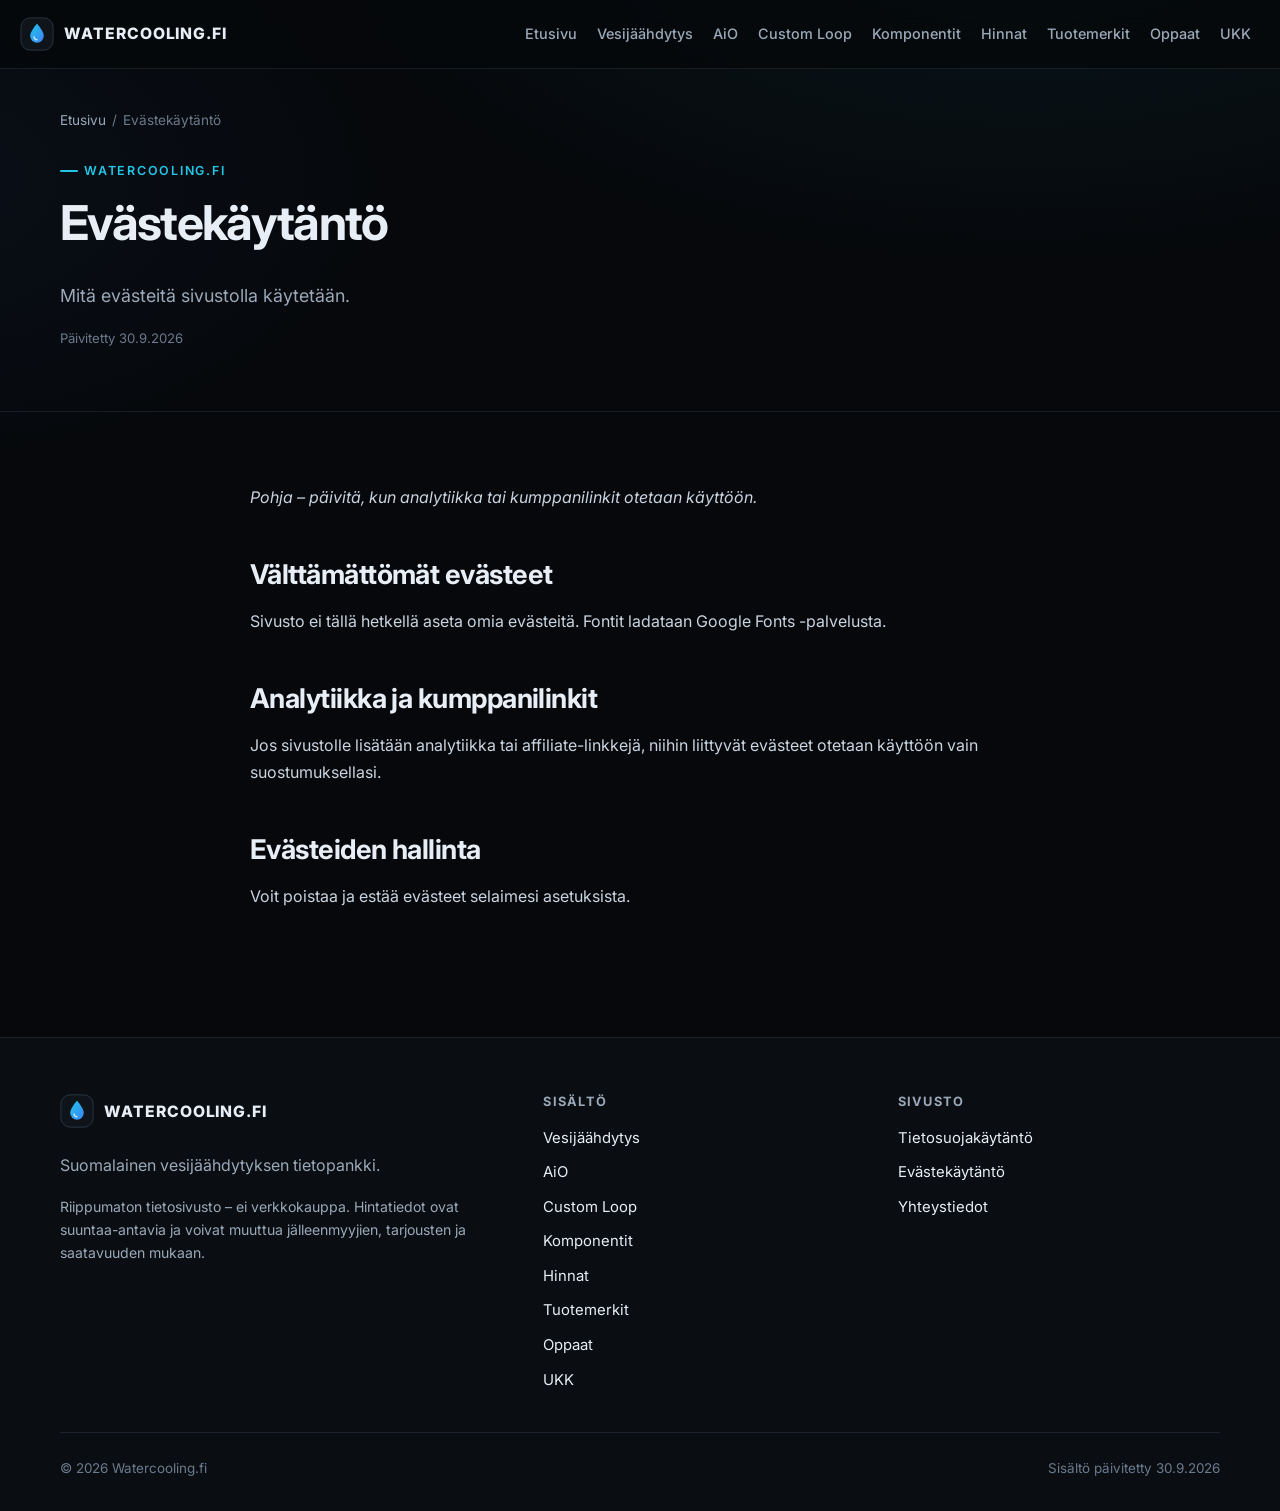
<file: evasteet.html>
<!doctype html>
<html lang="fi" class="no-js">
<head>
<meta charset="utf-8">
<meta name="viewport" content="width=device-width, initial-scale=1">
<title>Evästekäytäntö | Watercooling.fi</title>
<meta name="description" content="Watercooling.fi:n evästekäytäntö.">
<link rel="canonical" href="https://watercooling.fi/evasteet">
<meta name="robots" content="index, follow, max-image-preview:large">
<meta name="theme-color" content="#06080b">
<meta property="og:type" content="website">
<meta property="og:locale" content="fi_FI">
<meta property="og:site_name" content="Watercooling.fi">
<meta property="og:title" content="Evästekäytäntö | Watercooling.fi">
<meta property="og:description" content="Watercooling.fi:n evästekäytäntö.">
<meta property="og:url" content="https://watercooling.fi/evasteet">
<meta property="og:image" content="https://watercooling.fi/og-image.png">
<meta property="og:image:width" content="1200">
<meta property="og:image:height" content="630">
<meta name="twitter:card" content="summary_large_image">
<link rel="icon" href="/favicon.svg" type="image/svg+xml">
<link rel="preconnect" href="https://fonts.googleapis.com">
<link rel="preconnect" href="https://fonts.gstatic.com" crossorigin>
<link href="https://fonts.googleapis.com/css2?family=Inter:wght@400;500;600;700;800&display=swap" rel="stylesheet">
<link rel="stylesheet" href="/style.css">
<script type="application/ld+json">
{
 "@context": "https://schema.org",
 "@graph": [
  {
   "@type": "Organization",
   "@id": "https://watercooling.fi/#org",
   "name": "Watercooling.fi",
   "url": "https://watercooling.fi/",
   "logo": "https://watercooling.fi/favicon.svg"
  },
  {
   "@type": "WebSite",
   "@id": "https://watercooling.fi/#website",
   "name": "Watercooling.fi",
   "url": "https://watercooling.fi/",
   "inLanguage": "fi-FI",
   "publisher": {
    "@id": "https://watercooling.fi/#org"
   },
   "description": "Suomalainen vesijäähdytyksen tietopankki"
  },
  {
   "@type": "BreadcrumbList",
   "itemListElement": [
    {
     "@type": "ListItem",
     "position": 1,
     "name": "Etusivu",
     "item": "https://watercooling.fi/"
    },
    {
     "@type": "ListItem",
     "position": 2,
     "name": "Evästekäytäntö",
     "item": "https://watercooling.fi/evasteet"
    }
   ]
  }
 ]
}
</script>
</head>
<body>
<a class="skip" href="#sisalto">Siirry sisältöön</a>
<header class="site-header">
  <div class="container header-inner">
    <a class="logo" href="/" aria-label="Watercooling.fi – etusivu"><svg class="logo-mark" viewBox="0 0 40 40" aria-hidden="true"><defs><linearGradient id="lg" x1="0" y1="0" x2="1" y2="1"><stop offset="0" stop-color="#22c7e8"/><stop offset="1" stop-color="#3b82f6"/></linearGradient></defs><rect x="1" y="1" width="38" height="38" rx="11" fill="#0f141b" stroke="rgba(148,178,210,.25)"/><path d="M20 8s8 8.6 8 14.2A8 8 0 0 1 12 22.2C12 16.6 20 8 20 8z" fill="url(#lg)"/><path d="M16.5 23.5a3.6 3.6 0 0 0 3.5 3.3" stroke="#e8f9ff" stroke-width="1.6" fill="none" stroke-linecap="round" opacity=".8"/></svg><span class="logo-text"><span class="logo-name">WATERCOOLING.FI</span><span class="logo-tag">Suomalainen vesijäähdytyksen tietopankki</span></span></a>
    <nav id="main-nav" class="main-nav" aria-label="Päävalikko">
      <ul><li><a href="/">Etusivu</a></li><li><a href="/vesijaahdytys">Vesijäähdytys</a></li><li><a href="/aio">AiO</a></li><li><a href="/custom-loop">Custom Loop</a></li><li><a href="/komponentit">Komponentit</a></li><li><a href="/hinnat">Hinnat</a></li><li><a href="/tuotemerkit">Tuotemerkit</a></li><li><a href="/oppaat">Oppaat</a></li><li><a href="/ukk">UKK</a></li></ul>
      <a class="btn btn-primary nav-cta" href="/hinnat#laskuri">Aloita vesijäähdytyksen suunnittelu →</a>
    </nav>
    <a class="btn btn-primary btn-sm header-cta" href="/hinnat#laskuri">Aloita suunnittelu →</a>
    <button class="nav-toggle" type="button" aria-controls="main-nav" aria-expanded="false" aria-label="Avaa valikko">
      <svg viewBox="0 0 24 24" fill="none" stroke="currentColor" stroke-width="2" stroke-linecap="round" aria-hidden="true"><path d="M4 7h16M4 12h16M4 17h16"/></svg>
    </button>
  </div>
</header>
<main id="sisalto">
<section class="page-hero"><div class="container">
  <nav class="breadcrumbs" aria-label="Murupolku"><ol><li><a href="/">Etusivu</a></li><li aria-current="page">Evästekäytäntö</li></ol></nav>
  <span class="eyebrow">Watercooling.fi</span>
  <h1>Evästekäytäntö</h1>
  <p class="lead">Mitä evästeitä sivustolla käytetään.</p>
  <p class="updated">Päivitetty 30.9.2026</p>
</div></section><section class="section"><div class="container narrow"><div class="prose"><p><em>Pohja – päivitä, kun analytiikka tai kumppanilinkit otetaan käyttöön.</em></p>
<h2>Välttämättömät evästeet</h2><p>Sivusto ei tällä hetkellä aseta omia evästeitä. Fontit ladataan Google Fonts -palvelusta.</p>
<h2>Analytiikka ja kumppanilinkit</h2><p>Jos sivustolle lisätään analytiikka tai affiliate-linkkejä, niihin liittyvät evästeet otetaan käyttöön vain suostumuksellasi.</p>
<h2>Evästeiden hallinta</h2><p>Voit poistaa ja estää evästeet selaimesi asetuksista.</p></div></div></section>
</main>
<footer class="site-footer">
  <div class="container">
    <div class="footer-grid">
      <div>
        <a class="logo" href="/"><svg class="logo-mark" viewBox="0 0 40 40" aria-hidden="true"><defs><linearGradient id="lg" x1="0" y1="0" x2="1" y2="1"><stop offset="0" stop-color="#22c7e8"/><stop offset="1" stop-color="#3b82f6"/></linearGradient></defs><rect x="1" y="1" width="38" height="38" rx="11" fill="#0f141b" stroke="rgba(148,178,210,.25)"/><path d="M20 8s8 8.6 8 14.2A8 8 0 0 1 12 22.2C12 16.6 20 8 20 8z" fill="url(#lg)"/><path d="M16.5 23.5a3.6 3.6 0 0 0 3.5 3.3" stroke="#e8f9ff" stroke-width="1.6" fill="none" stroke-linecap="round" opacity=".8"/></svg><span class="logo-text"><span class="logo-name">WATERCOOLING.FI</span></span></a>
        <p class="muted mt-2">Suomalainen vesijäähdytyksen tietopankki.</p>
        <p class="small muted">Riippumaton tietosivusto – ei verkkokauppa. Hintatiedot ovat suuntaa-antavia ja voivat muuttua jälleenmyyjien, tarjousten ja saatavuuden mukaan.</p>
      </div>
      <nav aria-label="Sivuston osiot"><h2>Sisältö</h2><ul><li><a href="/vesijaahdytys">Vesijäähdytys</a></li><li><a href="/aio">AiO</a></li><li><a href="/custom-loop">Custom Loop</a></li><li><a href="/komponentit">Komponentit</a></li><li><a href="/hinnat">Hinnat</a></li><li><a href="/tuotemerkit">Tuotemerkit</a></li><li><a href="/oppaat">Oppaat</a></li><li><a href="/ukk">UKK</a></li></ul></nav>
      <nav aria-label="Tietoa sivustosta"><h2>Sivusto</h2><ul>
        <li><a href="/tietosuoja">Tietosuojakäytäntö</a></li>
        <li><a href="/evasteet">Evästekäytäntö</a></li>
        <li><a href="/yhteystiedot">Yhteystiedot</a></li>
      </ul></nav>
    </div>
    <div class="footer-bottom"><span>© 2026 Watercooling.fi</span><span>Sisältö päivitetty 30.9.2026</span></div>
  </div>
</footer>
<script src="/main.js" defer></script>
</body>
</html>
</file>
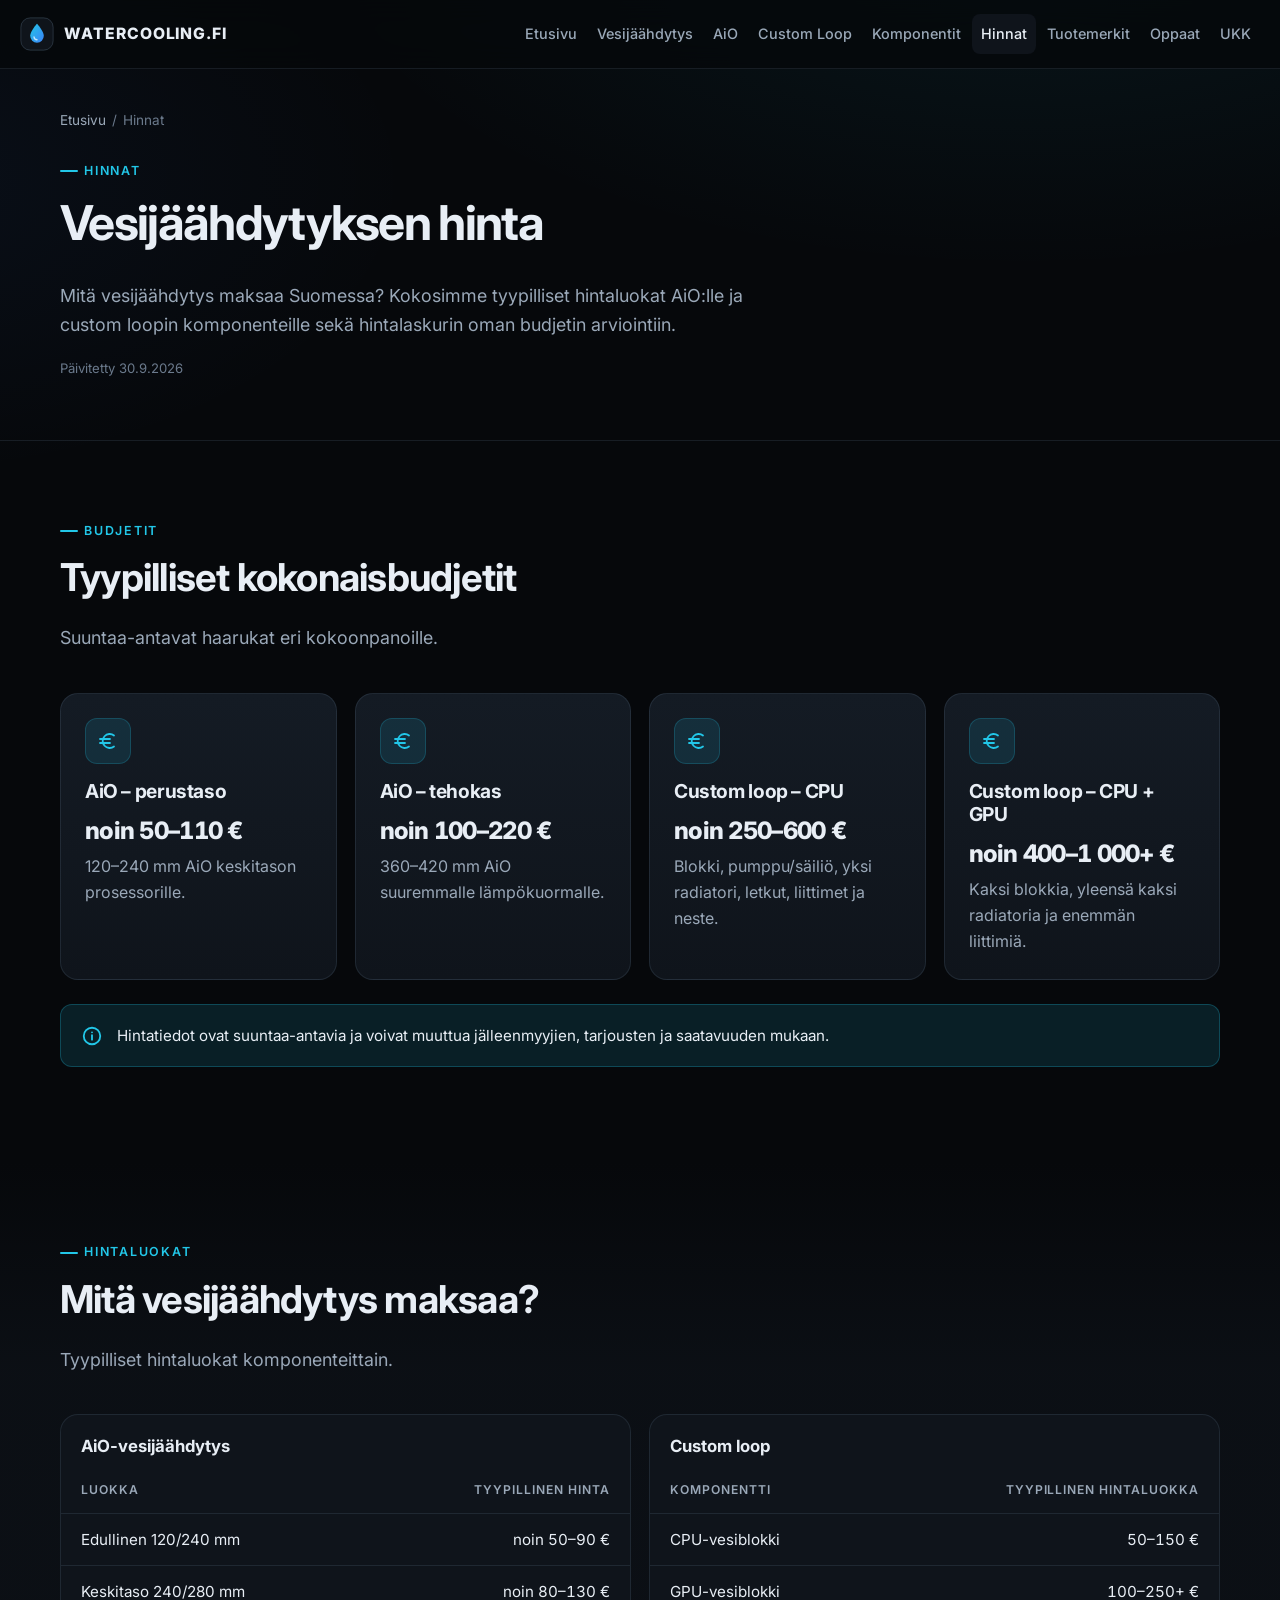
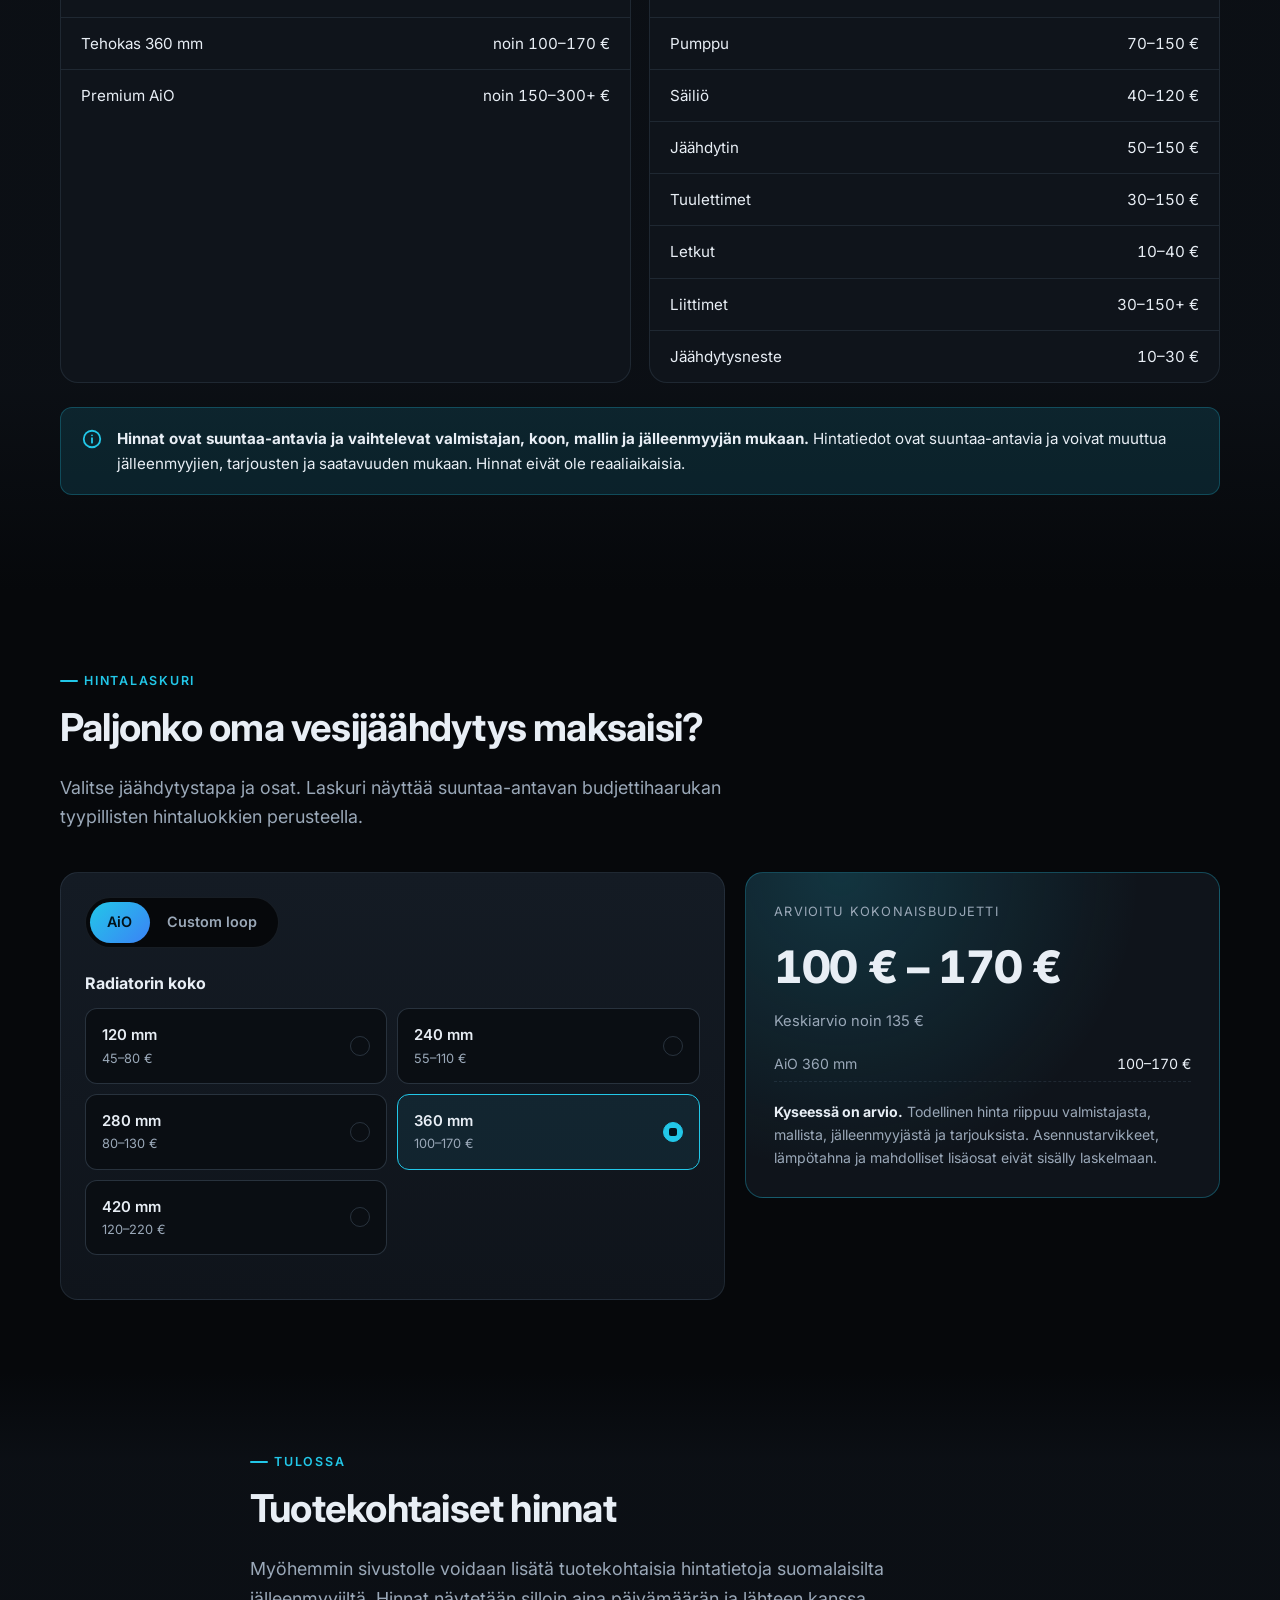
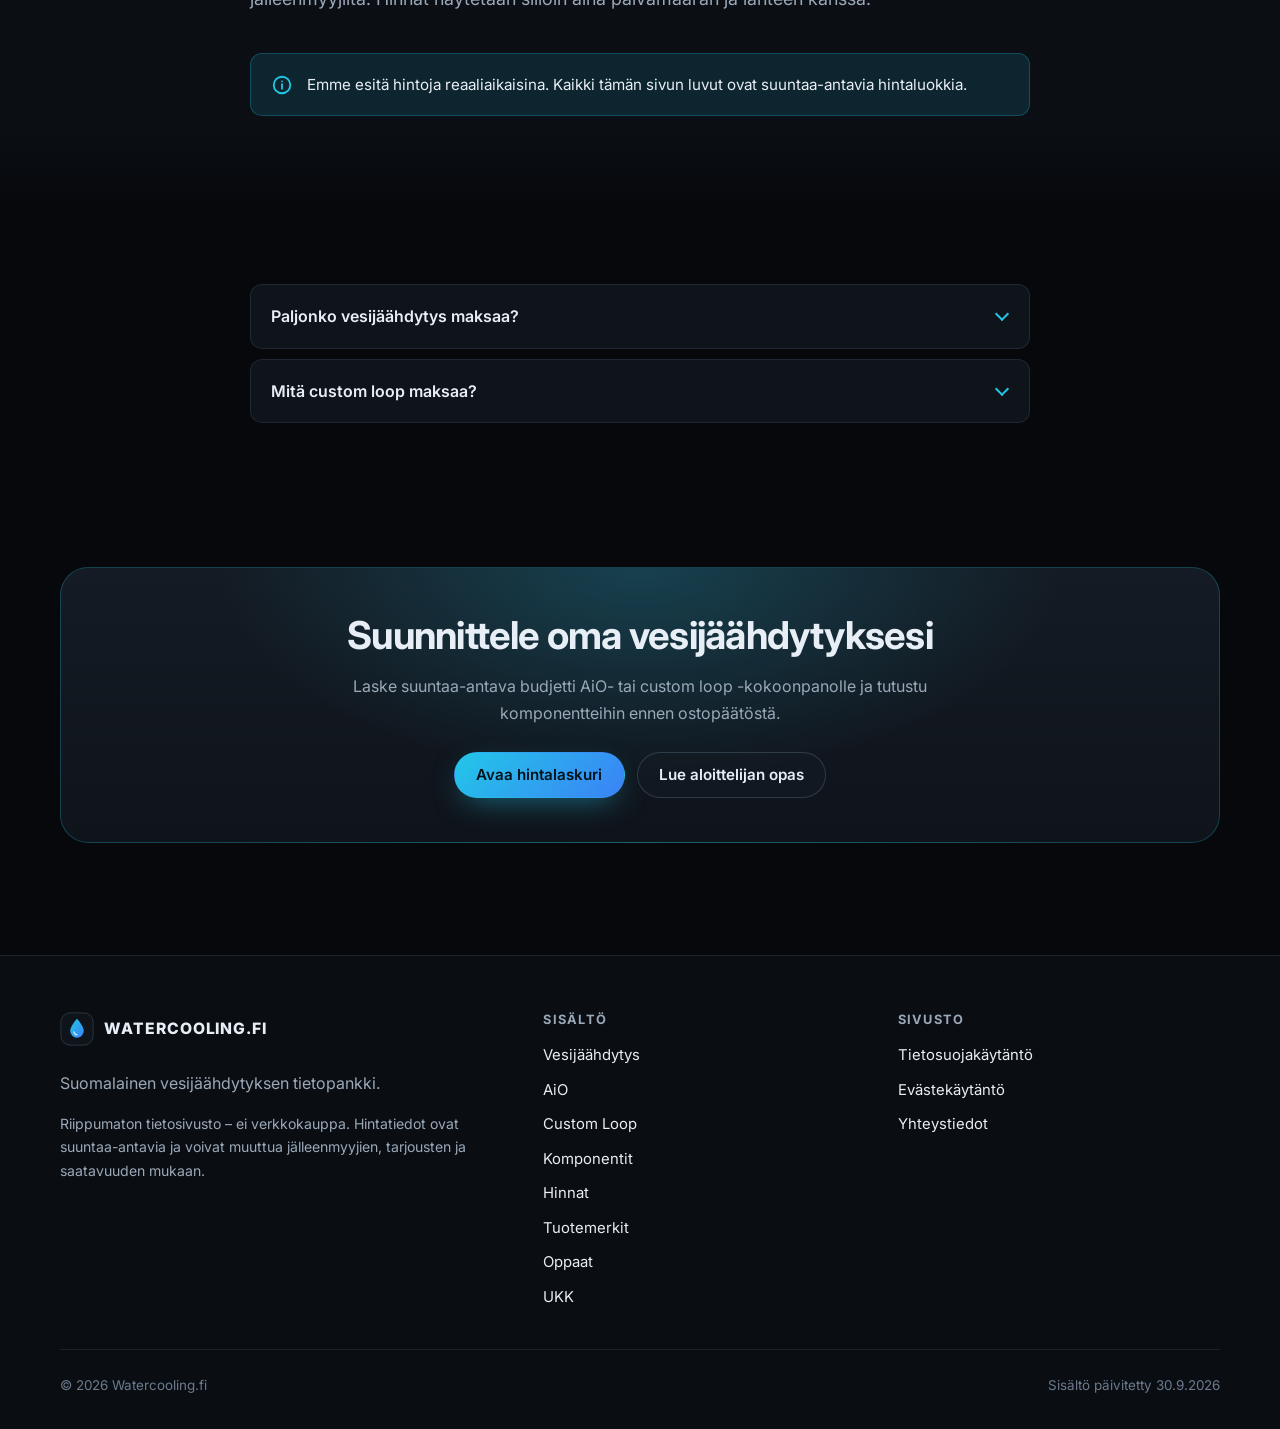
<file: hinnat.html>
<!doctype html>
<html lang="fi" class="no-js">
<head>
<meta charset="utf-8">
<meta name="viewport" content="width=device-width, initial-scale=1">
<title>Vesijäähdytys hinta – AiO ja custom loop hinnat | Watercooling.fi</title>
<meta name="description" content="Paljonko vesijäähdytys maksaa? Suuntaa-antavat hintaluokat AiO-jäähdyttimille ja custom loopin komponenteille sekä hintalaskuri oman budjetin arvioimiseen.">
<link rel="canonical" href="https://watercooling.fi/hinnat">
<meta name="robots" content="index, follow, max-image-preview:large">
<meta name="theme-color" content="#06080b">
<meta property="og:type" content="website">
<meta property="og:locale" content="fi_FI">
<meta property="og:site_name" content="Watercooling.fi">
<meta property="og:title" content="Vesijäähdytys hinta – AiO ja custom loop hinnat | Watercooling.fi">
<meta property="og:description" content="Paljonko vesijäähdytys maksaa? Suuntaa-antavat hintaluokat AiO-jäähdyttimille ja custom loopin komponenteille sekä hintalaskuri oman budjetin arvioimiseen.">
<meta property="og:url" content="https://watercooling.fi/hinnat">
<meta property="og:image" content="https://watercooling.fi/og-image.png">
<meta property="og:image:width" content="1200">
<meta property="og:image:height" content="630">
<meta name="twitter:card" content="summary_large_image">
<link rel="icon" href="/favicon.svg" type="image/svg+xml">
<link rel="preconnect" href="https://fonts.googleapis.com">
<link rel="preconnect" href="https://fonts.gstatic.com" crossorigin>
<link href="https://fonts.googleapis.com/css2?family=Inter:wght@400;500;600;700;800&display=swap" rel="stylesheet">
<link rel="stylesheet" href="/style.css">
<script type="application/ld+json">
{
 "@context": "https://schema.org",
 "@graph": [
  {
   "@type": "Organization",
   "@id": "https://watercooling.fi/#org",
   "name": "Watercooling.fi",
   "url": "https://watercooling.fi/",
   "logo": "https://watercooling.fi/favicon.svg"
  },
  {
   "@type": "WebSite",
   "@id": "https://watercooling.fi/#website",
   "name": "Watercooling.fi",
   "url": "https://watercooling.fi/",
   "inLanguage": "fi-FI",
   "publisher": {
    "@id": "https://watercooling.fi/#org"
   },
   "description": "Suomalainen vesijäähdytyksen tietopankki"
  },
  {
   "@type": "BreadcrumbList",
   "itemListElement": [
    {
     "@type": "ListItem",
     "position": 1,
     "name": "Etusivu",
     "item": "https://watercooling.fi/"
    },
    {
     "@type": "ListItem",
     "position": 2,
     "name": "Hinnat",
     "item": "https://watercooling.fi/hinnat"
    }
   ]
  },
  {
   "@type": "FAQPage",
   "mainEntity": [
    {
     "@type": "Question",
     "name": "Paljonko vesijäähdytys maksaa?",
     "acceptedAnswer": {
      "@type": "Answer",
      "text": "AiO-vesijäähdytin maksaa suuntaa-antavasti noin 50–300 € koosta ja varustelusta riippuen. Custom loop maksaa tyypillisesti useita satoja euroja, CPU+GPU-loop helposti 500 € tai enemmän. Katso tarkemmat hintahaarukat hintasivulta."
     }
    },
    {
     "@type": "Question",
     "name": "Mitä custom loop maksaa?",
     "acceptedAnswer": {
      "@type": "Answer",
      "text": "Pelkän prosessorin custom loop maksaa suuntaa-antavasti noin 250–600 €, ja CPU+GPU-loop tyypillisesti noin 400–1 000 € tai enemmän. Hinta riippuu radiatoreista, liittimien määrästä ja siitä, käytetäänkö kovaputkea."
     }
    }
   ]
  }
 ]
}
</script>
</head>
<body>
<a class="skip" href="#sisalto">Siirry sisältöön</a>
<header class="site-header">
  <div class="container header-inner">
    <a class="logo" href="/" aria-label="Watercooling.fi – etusivu"><svg class="logo-mark" viewBox="0 0 40 40" aria-hidden="true"><defs><linearGradient id="lg" x1="0" y1="0" x2="1" y2="1"><stop offset="0" stop-color="#22c7e8"/><stop offset="1" stop-color="#3b82f6"/></linearGradient></defs><rect x="1" y="1" width="38" height="38" rx="11" fill="#0f141b" stroke="rgba(148,178,210,.25)"/><path d="M20 8s8 8.6 8 14.2A8 8 0 0 1 12 22.2C12 16.6 20 8 20 8z" fill="url(#lg)"/><path d="M16.5 23.5a3.6 3.6 0 0 0 3.5 3.3" stroke="#e8f9ff" stroke-width="1.6" fill="none" stroke-linecap="round" opacity=".8"/></svg><span class="logo-text"><span class="logo-name">WATERCOOLING.FI</span><span class="logo-tag">Suomalainen vesijäähdytyksen tietopankki</span></span></a>
    <nav id="main-nav" class="main-nav" aria-label="Päävalikko">
      <ul><li><a href="/">Etusivu</a></li><li><a href="/vesijaahdytys">Vesijäähdytys</a></li><li><a href="/aio">AiO</a></li><li><a href="/custom-loop">Custom Loop</a></li><li><a href="/komponentit">Komponentit</a></li><li><a href="/hinnat" aria-current="page">Hinnat</a></li><li><a href="/tuotemerkit">Tuotemerkit</a></li><li><a href="/oppaat">Oppaat</a></li><li><a href="/ukk">UKK</a></li></ul>
      <a class="btn btn-primary nav-cta" href="/hinnat#laskuri">Aloita vesijäähdytyksen suunnittelu →</a>
    </nav>
    <a class="btn btn-primary btn-sm header-cta" href="/hinnat#laskuri">Aloita suunnittelu →</a>
    <button class="nav-toggle" type="button" aria-controls="main-nav" aria-expanded="false" aria-label="Avaa valikko">
      <svg viewBox="0 0 24 24" fill="none" stroke="currentColor" stroke-width="2" stroke-linecap="round" aria-hidden="true"><path d="M4 7h16M4 12h16M4 17h16"/></svg>
    </button>
  </div>
</header>
<main id="sisalto">
<section class="page-hero"><div class="container">
  <nav class="breadcrumbs" aria-label="Murupolku"><ol><li><a href="/">Etusivu</a></li><li aria-current="page">Hinnat</li></ol></nav>
  <span class="eyebrow">Hinnat</span>
  <h1>Vesijäähdytyksen hinta</h1>
  <p class="lead">Mitä vesijäähdytys maksaa Suomessa? Kokosimme tyypilliset hintaluokat AiO:lle ja custom loopin komponenteille sekä hintalaskurin oman budjetin arviointiin.</p>
  <p class="updated">Päivitetty 30.9.2026</p>
</div></section><section class="section" id="budjetit"><div class="container"><div class="section-head reveal"><span class="eyebrow">Budjetit</span><h2>Tyypilliset kokonaisbudjetit</h2><p class="lead">Suuntaa-antavat haarukat eri kokoonpanoille.</p></div><div class="grid grid-4"><article class="card reveal"><div class="card-icon"><svg viewBox="0 0 24 24" fill="none" stroke="currentColor" stroke-width="1.8" stroke-linecap="round" aria-hidden="true"><path d="M18 6.5A7 7 0 1 0 18 17.5"/><path d="M4 10h10M4 14h10"/></svg></div><h3>AiO – perustaso</h3><p class="calc-total" style="font-size:1.5rem">noin 50–110 €</p><p class="muted">120–240 mm AiO keskitason prosessorille.</p></article><article class="card reveal"><div class="card-icon"><svg viewBox="0 0 24 24" fill="none" stroke="currentColor" stroke-width="1.8" stroke-linecap="round" aria-hidden="true"><path d="M18 6.5A7 7 0 1 0 18 17.5"/><path d="M4 10h10M4 14h10"/></svg></div><h3>AiO – tehokas</h3><p class="calc-total" style="font-size:1.5rem">noin 100–220 €</p><p class="muted">360–420 mm AiO suuremmalle lämpökuormalle.</p></article><article class="card reveal"><div class="card-icon"><svg viewBox="0 0 24 24" fill="none" stroke="currentColor" stroke-width="1.8" stroke-linecap="round" aria-hidden="true"><path d="M18 6.5A7 7 0 1 0 18 17.5"/><path d="M4 10h10M4 14h10"/></svg></div><h3>Custom loop – CPU</h3><p class="calc-total" style="font-size:1.5rem">noin 250–600 €</p><p class="muted">Blokki, pumppu/säiliö, yksi radiatori, letkut, liittimet ja neste.</p></article><article class="card reveal"><div class="card-icon"><svg viewBox="0 0 24 24" fill="none" stroke="currentColor" stroke-width="1.8" stroke-linecap="round" aria-hidden="true"><path d="M18 6.5A7 7 0 1 0 18 17.5"/><path d="M4 10h10M4 14h10"/></svg></div><h3>Custom loop – CPU + GPU</h3><p class="calc-total" style="font-size:1.5rem">noin 400–1 000+ €</p><p class="muted">Kaksi blokkia, yleensä kaksi radiatoria ja enemmän liittimiä.</p></article></div><div class="infobox" role="note"><svg viewBox="0 0 24 24" fill="none" stroke="currentColor" stroke-width="2" stroke-linecap="round" aria-hidden="true"><circle cx="12" cy="12" r="9"/><path d="M12 11v5M12 8h.01"/></svg><div><p>Hintatiedot ovat suuntaa-antavia ja voivat muuttua jälleenmyyjien, tarjousten ja saatavuuden mukaan.</p></div></div></div></section><section class="section section--alt" id="hinnat"><div class="container"><div class="section-head reveal"><span class="eyebrow">Hintaluokat</span><h2>Mitä vesijäähdytys maksaa?</h2><p class="lead">Tyypilliset hintaluokat komponenteittain.</p></div><div class="grid grid-2"><div class="table-wrap reveal"><table><caption>AiO-vesijäähdytys</caption><thead><tr><th scope="col">Luokka</th><th scope="col" class="num">Tyypillinen hinta</th></tr></thead><tbody><tr><td>Edullinen 120/240 mm</td><td class="num">noin 50–90 €</td></tr><tr><td>Keskitaso 240/280 mm</td><td class="num">noin 80–130 €</td></tr><tr><td>Tehokas 360 mm</td><td class="num">noin 100–170 €</td></tr><tr><td>Premium AiO</td><td class="num">noin 150–300+ €</td></tr></tbody></table></div><div class="table-wrap reveal"><table><caption>Custom loop</caption><thead><tr><th scope="col">Komponentti</th><th scope="col" class="num">Tyypillinen hintaluokka</th></tr></thead><tbody><tr><td>CPU-vesiblokki</td><td class="num">50–150 €</td></tr><tr><td>GPU-vesiblokki</td><td class="num">100–250+ €</td></tr><tr><td>Pumppu</td><td class="num">70–150 €</td></tr><tr><td>Säiliö</td><td class="num">40–120 €</td></tr><tr><td>Jäähdytin</td><td class="num">50–150 €</td></tr><tr><td>Tuulettimet</td><td class="num">30–150 €</td></tr><tr><td>Letkut</td><td class="num">10–40 €</td></tr><tr><td>Liittimet</td><td class="num">30–150+ €</td></tr><tr><td>Jäähdytysneste</td><td class="num">10–30 €</td></tr></tbody></table></div></div><div class="infobox" role="note"><svg viewBox="0 0 24 24" fill="none" stroke="currentColor" stroke-width="2" stroke-linecap="round" aria-hidden="true"><circle cx="12" cy="12" r="9"/><path d="M12 11v5M12 8h.01"/></svg><div><p><strong>Hinnat ovat suuntaa-antavia ja vaihtelevat valmistajan, koon, mallin ja jälleenmyyjän mukaan.</strong> Hintatiedot ovat suuntaa-antavia ja voivat muuttua jälleenmyyjien, tarjousten ja saatavuuden mukaan. Hinnat eivät ole reaaliaikaisia.</p></div></div></div></section><section class="section" id="laskuri"><div class="container"><div class="section-head reveal"><span class="eyebrow">Hintalaskuri</span><h2 id="laskuri-otsikko">Paljonko oma vesijäähdytys maksaisi?</h2><p class="lead">Valitse jäähdytystapa ja osat. Laskuri näyttää suuntaa-antavan budjettihaarukan tyypillisten hintaluokkien perusteella.</p></div>
<div class="calc" data-calc>
  <div class="calc-panel reveal">
    <div class="seg" role="group" aria-label="Jäähdytystapa">
      <button type="button" data-mode="aio" aria-pressed="true">AiO</button>
      <button type="button" data-mode="custom" aria-pressed="false">Custom loop</button>
    </div>
    <div data-panel="aio"><fieldset class="fieldset"><legend>Radiatorin koko</legend><div class="opt-grid"><label class="opt"><input type="radio" name="aio-size" data-set="aio" data-key="120"><span class="opt-body"><span class="opt-name">120 mm</span><span class="opt-price"></span></span><span class="check"></span></label><label class="opt"><input type="radio" name="aio-size" data-set="aio" data-key="240"><span class="opt-body"><span class="opt-name">240 mm</span><span class="opt-price"></span></span><span class="check"></span></label><label class="opt"><input type="radio" name="aio-size" data-set="aio" data-key="280"><span class="opt-body"><span class="opt-name">280 mm</span><span class="opt-price"></span></span><span class="check"></span></label><label class="opt"><input type="radio" name="aio-size" data-set="aio" data-key="360" checked><span class="opt-body"><span class="opt-name">360 mm</span><span class="opt-price"></span></span><span class="check"></span></label><label class="opt"><input type="radio" name="aio-size" data-set="aio" data-key="420"><span class="opt-body"><span class="opt-name">420 mm</span><span class="opt-price"></span></span><span class="check"></span></label></div></fieldset></div>
    <div data-panel="custom" hidden><fieldset class="fieldset"><legend>Valitse loopin osat</legend><div class="opt-grid"><label class="opt"><input type="checkbox" data-set="custom" data-key="cpu" checked><span class="opt-body"><span class="opt-name">CPU-vesiblokki</span><span class="opt-price"></span></span><span class="check"></span></label><label class="opt"><input type="checkbox" data-set="custom" data-key="gpu"><span class="opt-body"><span class="opt-name">GPU-vesiblokki</span><span class="opt-price"></span></span><span class="check"></span></label><label class="opt"><input type="checkbox" data-set="custom" data-key="pumpres" checked><span class="opt-body"><span class="opt-name">Pumppu/säiliö</span><span class="opt-price"></span></span><span class="check"></span></label><label class="opt"><input type="checkbox" data-set="custom" data-key="rad360" checked><span class="opt-body"><span class="opt-name">Radiatori 360 mm</span><span class="opt-price"></span></span><span class="check"></span></label><label class="opt"><input type="checkbox" data-set="custom" data-key="rad420"><span class="opt-body"><span class="opt-name">Radiatori 420 mm</span><span class="opt-price"></span></span><span class="check"></span></label><label class="opt"><input type="checkbox" data-set="custom" data-key="fans" checked><span class="opt-body"><span class="opt-name">Tuulettimet</span><span class="opt-price"></span></span><span class="check"></span></label><label class="opt"><input type="checkbox" data-set="custom" data-key="tubes" checked><span class="opt-body"><span class="opt-name">Letkut</span><span class="opt-price"></span></span><span class="check"></span></label><label class="opt"><input type="checkbox" data-set="custom" data-key="fittings" checked><span class="opt-body"><span class="opt-name">Liittimet</span><span class="opt-price"></span></span><span class="check"></span></label><label class="opt"><input type="checkbox" data-set="custom" data-key="coolant" checked><span class="opt-body"><span class="opt-name">Neste</span><span class="opt-price"></span></span><span class="check"></span></label></div></fieldset>
      <p class="small muted">Vinkki: CPU+GPU-loopissa kaksi radiatoria (esim. 360 mm + 420 mm) on tavallinen ratkaisu.</p></div>
  </div>
  <aside class="calc-result reveal" aria-live="polite" aria-labelledby="laskuri-otsikko">
    <div class="label">Arvioitu kokonaisbudjetti</div>
    <div class="calc-total" data-total>– €</div>
    <div class="calc-mid" data-mid></div>
    <ul class="calc-lines" data-lines></ul>
    <p class="small muted" style="margin:0"><strong style="color:var(--text)">Kyseessä on arvio.</strong> Todellinen hinta riippuu valmistajasta, mallista, jälleenmyyjästä ja tarjouksista. Asennustarvikkeet, lämpötahna ja mahdolliset lisäosat eivät sisälly laskelmaan.</p>
  </aside>
</div></div></section><section class="section section--alt"><div class="container narrow"><div class="section-head reveal"><span class="eyebrow">Tulossa</span><h2>Tuotekohtaiset hinnat</h2><p class="lead">Myöhemmin sivustolle voidaan lisätä tuotekohtaisia hintatietoja suomalaisilta jälleenmyyjiltä. Hinnat näytetään silloin aina päivämäärän ja lähteen kanssa.</p></div><div class="infobox" role="note"><svg viewBox="0 0 24 24" fill="none" stroke="currentColor" stroke-width="2" stroke-linecap="round" aria-hidden="true"><circle cx="12" cy="12" r="9"/><path d="M12 11v5M12 8h.01"/></svg><div><p>Emme esitä hintoja reaaliaikaisina. Kaikki tämän sivun luvut ovat suuntaa-antavia hintaluokkia.</p></div></div></div></section><section class="section"><div class="container narrow"><div class="faq"><details><summary>Paljonko vesijäähdytys maksaa?</summary><div class="answer"><p>AiO-vesijäähdytin maksaa suuntaa-antavasti noin 50–300 € koosta ja varustelusta riippuen. Custom loop maksaa tyypillisesti useita satoja euroja, CPU+GPU-loop helposti 500 € tai enemmän. Katso tarkemmat hintahaarukat <a href="/hinnat">hintasivulta</a>.</p></div></details><details><summary>Mitä custom loop maksaa?</summary><div class="answer"><p>Pelkän prosessorin custom loop maksaa suuntaa-antavasti noin 250–600 €, ja CPU+GPU-loop tyypillisesti noin 400–1 000 € tai enemmän. Hinta riippuu radiatoreista, liittimien määrästä ja siitä, käytetäänkö kovaputkea.</p></div></details></div></div></section><section class="section"><div class="container"><div class="cta-band reveal">
  <h2>Suunnittele oma vesijäähdytyksesi</h2><p>Laske suuntaa-antava budjetti AiO- tai custom loop -kokoonpanolle ja tutustu komponentteihin ennen ostopäätöstä.</p>
  <div class="btn-row"><a class="btn btn-primary" href="/hinnat#laskuri">Avaa hintalaskuri</a><a class="btn btn-ghost" href="/oppaat/vesijaahdytys-aloittelijalle">Lue aloittelijan opas</a></div>
</div></div></section>
</main>
<footer class="site-footer">
  <div class="container">
    <div class="footer-grid">
      <div>
        <a class="logo" href="/"><svg class="logo-mark" viewBox="0 0 40 40" aria-hidden="true"><defs><linearGradient id="lg" x1="0" y1="0" x2="1" y2="1"><stop offset="0" stop-color="#22c7e8"/><stop offset="1" stop-color="#3b82f6"/></linearGradient></defs><rect x="1" y="1" width="38" height="38" rx="11" fill="#0f141b" stroke="rgba(148,178,210,.25)"/><path d="M20 8s8 8.6 8 14.2A8 8 0 0 1 12 22.2C12 16.6 20 8 20 8z" fill="url(#lg)"/><path d="M16.5 23.5a3.6 3.6 0 0 0 3.5 3.3" stroke="#e8f9ff" stroke-width="1.6" fill="none" stroke-linecap="round" opacity=".8"/></svg><span class="logo-text"><span class="logo-name">WATERCOOLING.FI</span></span></a>
        <p class="muted mt-2">Suomalainen vesijäähdytyksen tietopankki.</p>
        <p class="small muted">Riippumaton tietosivusto – ei verkkokauppa. Hintatiedot ovat suuntaa-antavia ja voivat muuttua jälleenmyyjien, tarjousten ja saatavuuden mukaan.</p>
      </div>
      <nav aria-label="Sivuston osiot"><h2>Sisältö</h2><ul><li><a href="/vesijaahdytys">Vesijäähdytys</a></li><li><a href="/aio">AiO</a></li><li><a href="/custom-loop">Custom Loop</a></li><li><a href="/komponentit">Komponentit</a></li><li><a href="/hinnat">Hinnat</a></li><li><a href="/tuotemerkit">Tuotemerkit</a></li><li><a href="/oppaat">Oppaat</a></li><li><a href="/ukk">UKK</a></li></ul></nav>
      <nav aria-label="Tietoa sivustosta"><h2>Sivusto</h2><ul>
        <li><a href="/tietosuoja">Tietosuojakäytäntö</a></li>
        <li><a href="/evasteet">Evästekäytäntö</a></li>
        <li><a href="/yhteystiedot">Yhteystiedot</a></li>
      </ul></nav>
    </div>
    <div class="footer-bottom"><span>© 2026 Watercooling.fi</span><span>Sisältö päivitetty 30.9.2026</span></div>
  </div>
</footer>
<script src="/main.js" defer></script>
</body>
</html>
</file>
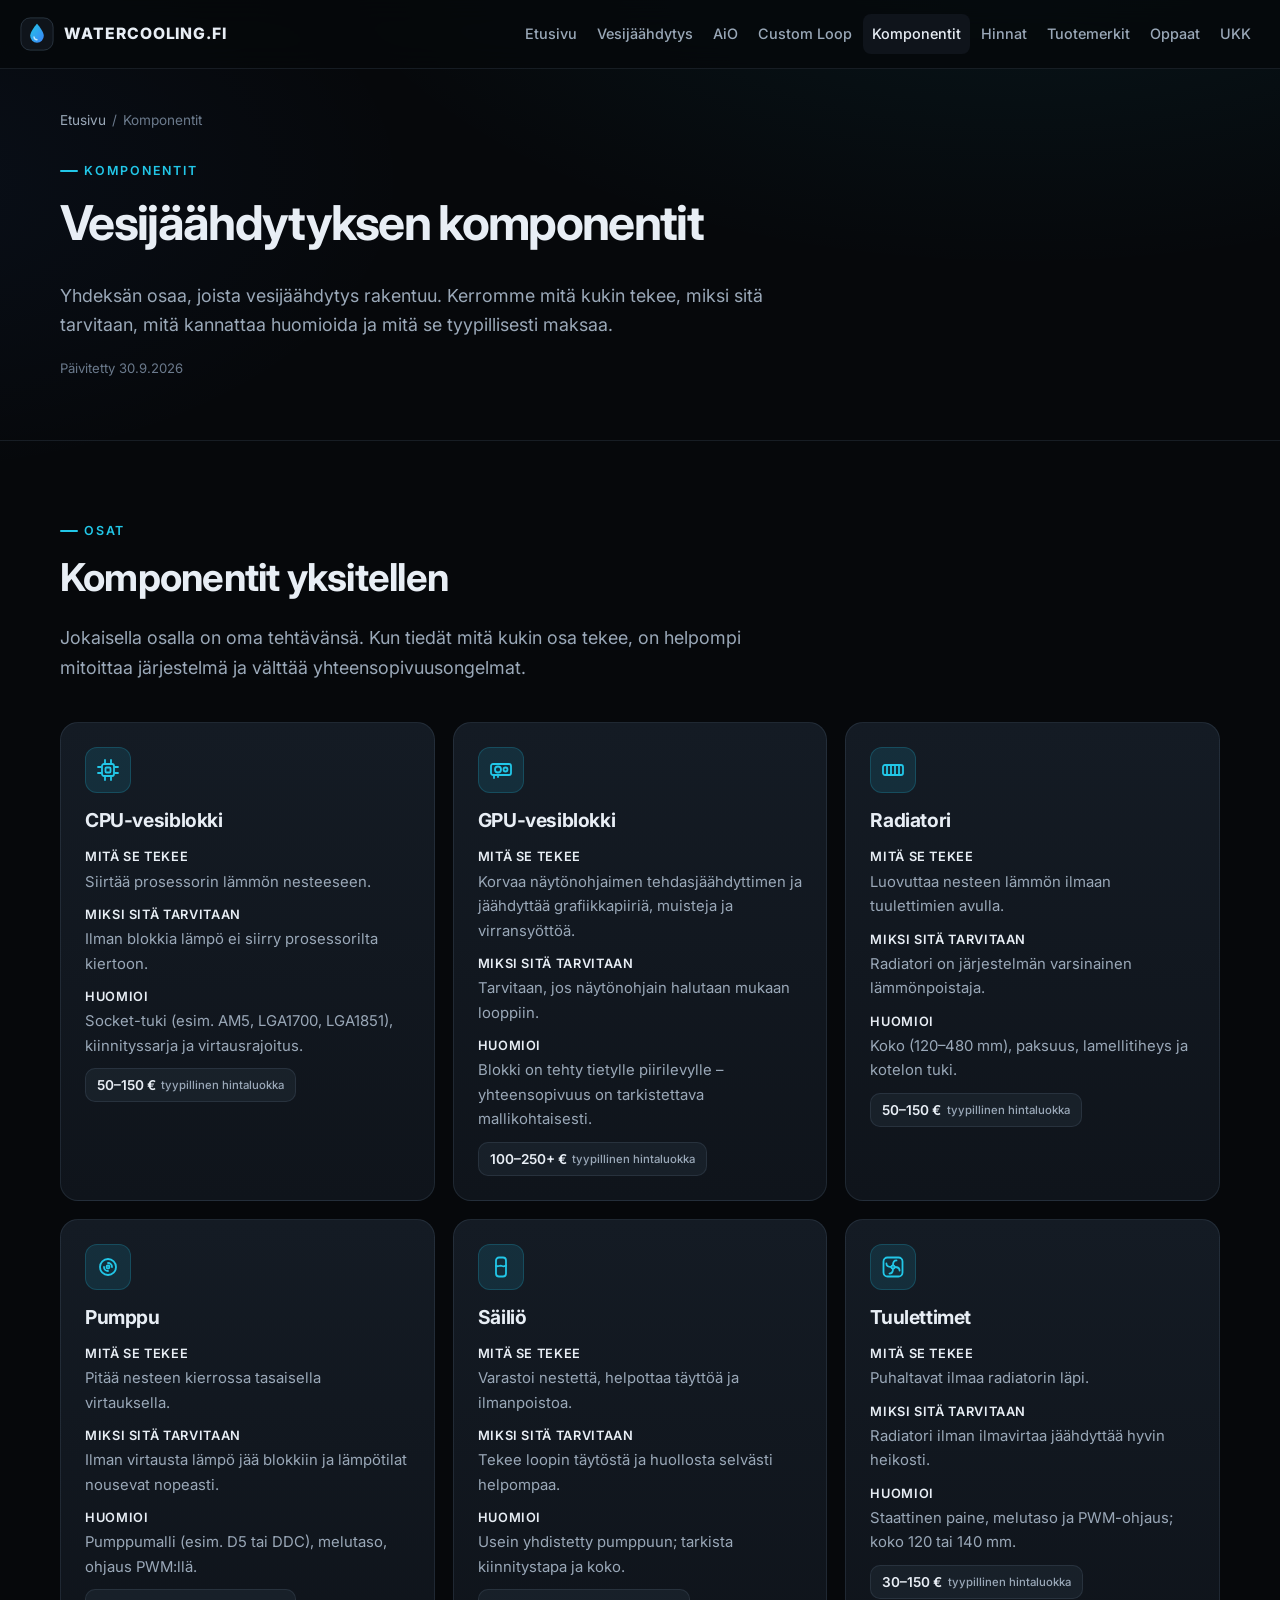
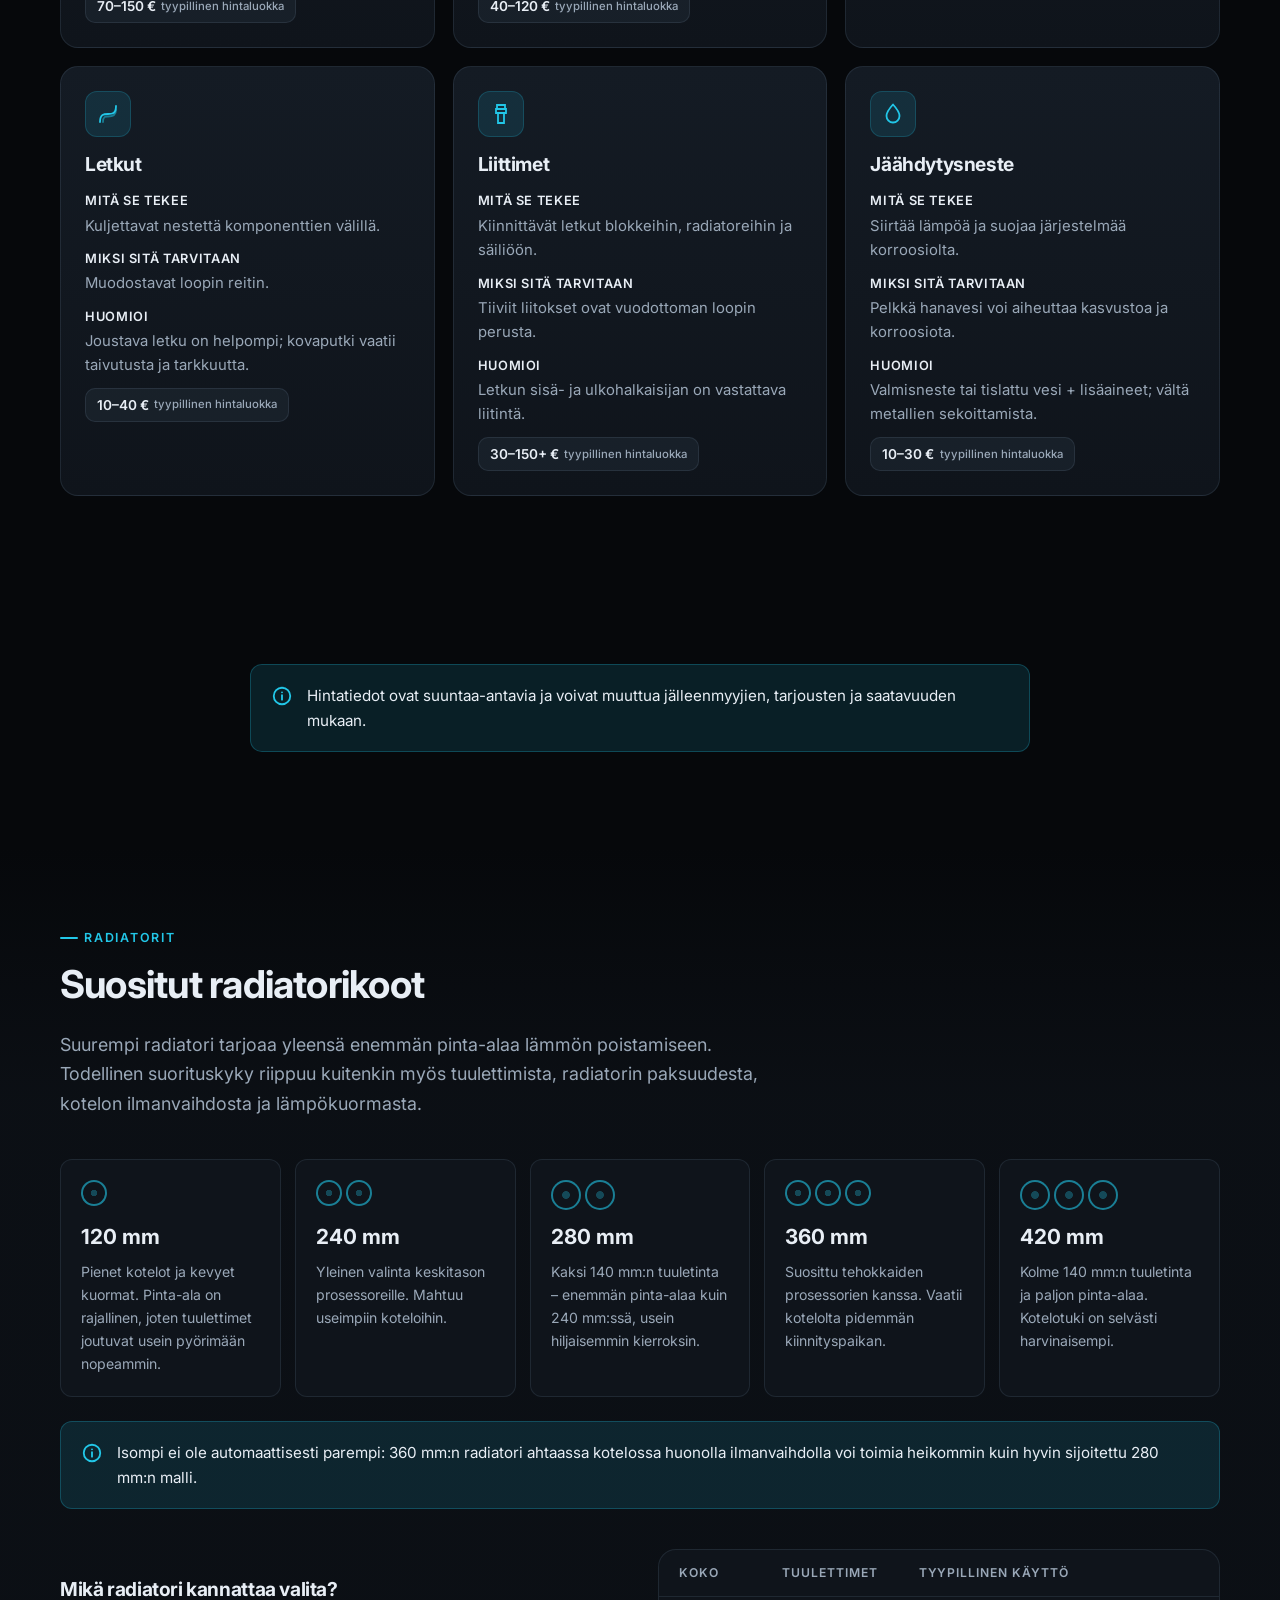
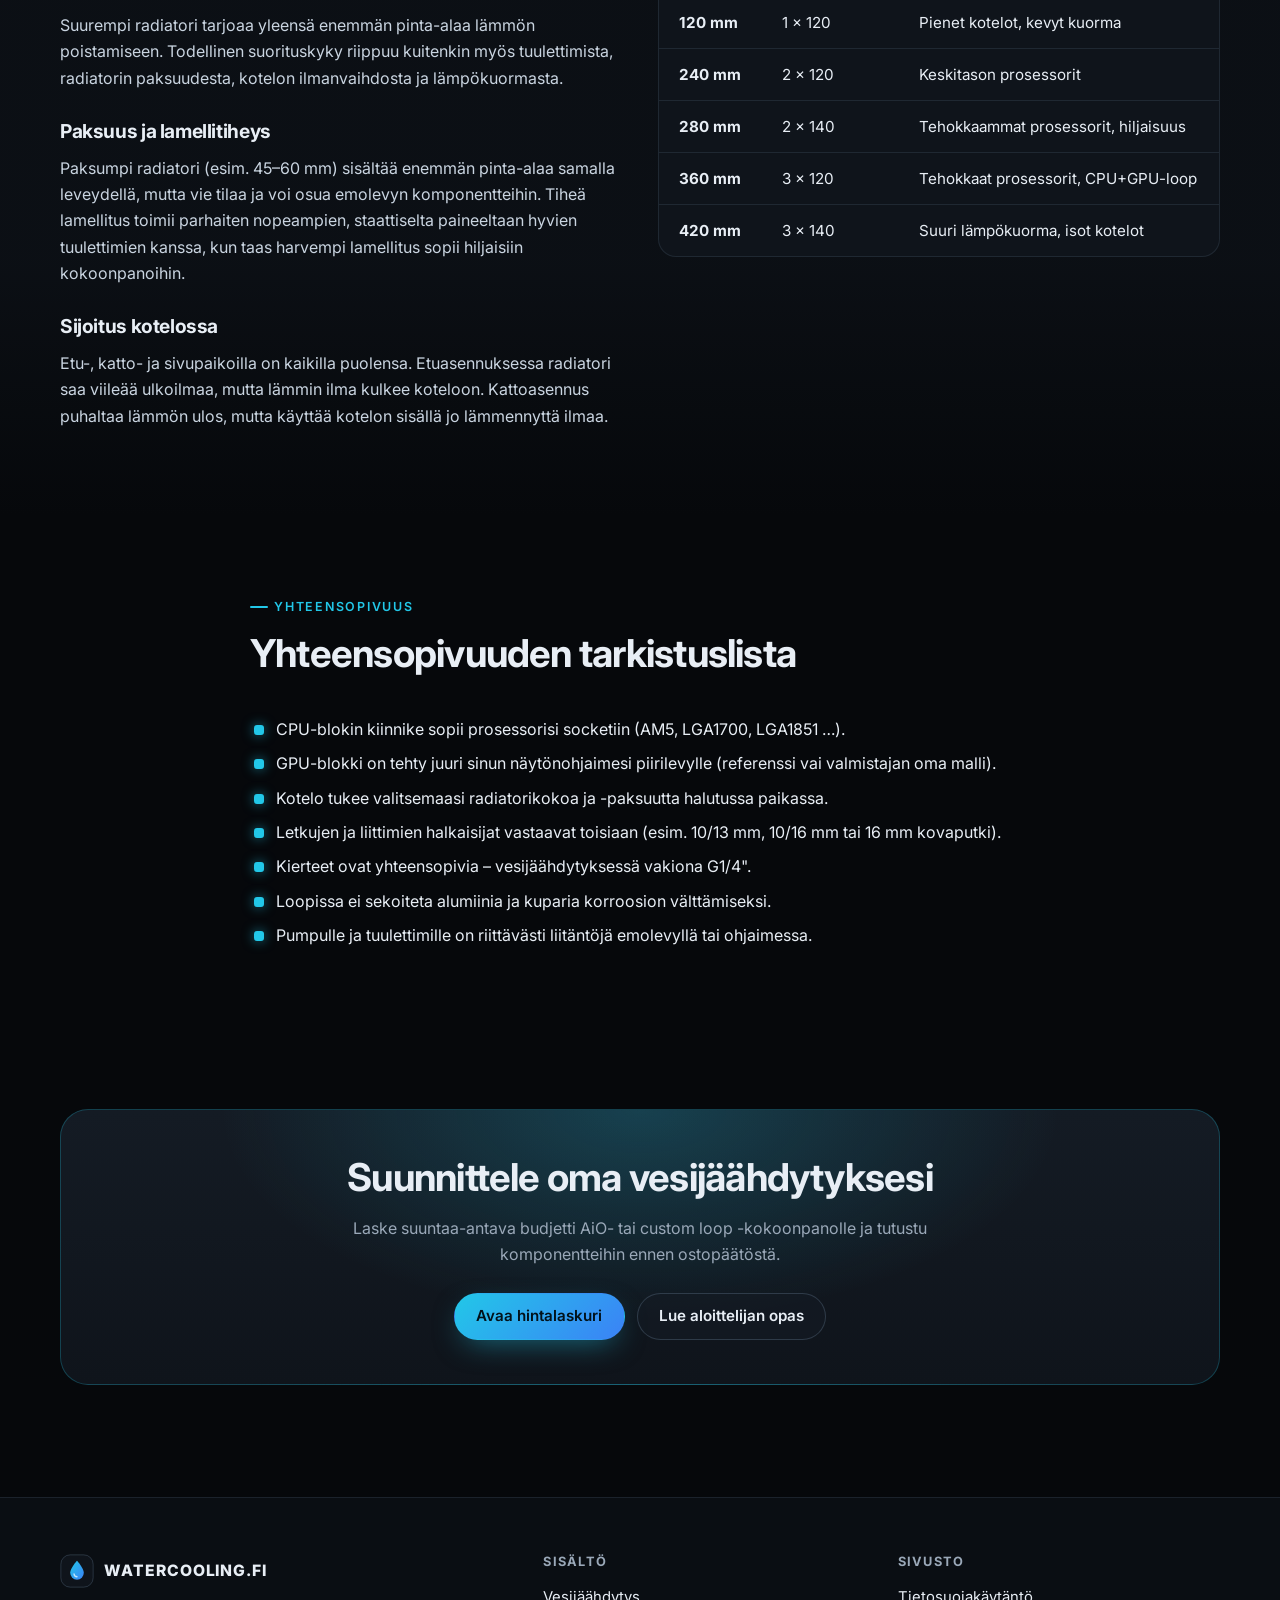
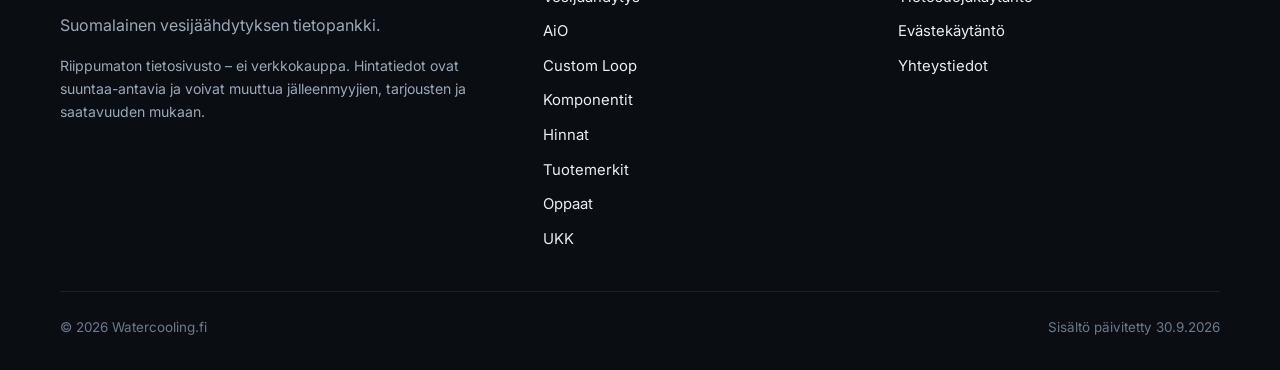
<file: komponentit.html>
<!doctype html>
<html lang="fi" class="no-js">
<head>
<meta charset="utf-8">
<meta name="viewport" content="width=device-width, initial-scale=1">
<title>Vesijäähdytyksen komponentit – vesiblokki, radiatori, pumppu | Watercooling.fi</title>
<meta name="description" content="Vesijäähdytyksen komponentit selitettynä: CPU- ja GPU-vesiblokki, radiatori, pumppu, säiliö, tuulettimet, letkut, liittimet ja jäähdytysneste hintaluokkineen.">
<link rel="canonical" href="https://watercooling.fi/komponentit">
<meta name="robots" content="index, follow, max-image-preview:large">
<meta name="theme-color" content="#06080b">
<meta property="og:type" content="website">
<meta property="og:locale" content="fi_FI">
<meta property="og:site_name" content="Watercooling.fi">
<meta property="og:title" content="Vesijäähdytyksen komponentit – vesiblokki, radiatori, pumppu | Watercooling.fi">
<meta property="og:description" content="Vesijäähdytyksen komponentit selitettynä: CPU- ja GPU-vesiblokki, radiatori, pumppu, säiliö, tuulettimet, letkut, liittimet ja jäähdytysneste hintaluokkineen.">
<meta property="og:url" content="https://watercooling.fi/komponentit">
<meta property="og:image" content="https://watercooling.fi/og-image.png">
<meta property="og:image:width" content="1200">
<meta property="og:image:height" content="630">
<meta name="twitter:card" content="summary_large_image">
<link rel="icon" href="/favicon.svg" type="image/svg+xml">
<link rel="preconnect" href="https://fonts.googleapis.com">
<link rel="preconnect" href="https://fonts.gstatic.com" crossorigin>
<link href="https://fonts.googleapis.com/css2?family=Inter:wght@400;500;600;700;800&display=swap" rel="stylesheet">
<link rel="stylesheet" href="/style.css">
<script type="application/ld+json">
{
 "@context": "https://schema.org",
 "@graph": [
  {
   "@type": "Organization",
   "@id": "https://watercooling.fi/#org",
   "name": "Watercooling.fi",
   "url": "https://watercooling.fi/",
   "logo": "https://watercooling.fi/favicon.svg"
  },
  {
   "@type": "WebSite",
   "@id": "https://watercooling.fi/#website",
   "name": "Watercooling.fi",
   "url": "https://watercooling.fi/",
   "inLanguage": "fi-FI",
   "publisher": {
    "@id": "https://watercooling.fi/#org"
   },
   "description": "Suomalainen vesijäähdytyksen tietopankki"
  },
  {
   "@type": "BreadcrumbList",
   "itemListElement": [
    {
     "@type": "ListItem",
     "position": 1,
     "name": "Etusivu",
     "item": "https://watercooling.fi/"
    },
    {
     "@type": "ListItem",
     "position": 2,
     "name": "Komponentit",
     "item": "https://watercooling.fi/komponentit"
    }
   ]
  }
 ]
}
</script>
</head>
<body>
<a class="skip" href="#sisalto">Siirry sisältöön</a>
<header class="site-header">
  <div class="container header-inner">
    <a class="logo" href="/" aria-label="Watercooling.fi – etusivu"><svg class="logo-mark" viewBox="0 0 40 40" aria-hidden="true"><defs><linearGradient id="lg" x1="0" y1="0" x2="1" y2="1"><stop offset="0" stop-color="#22c7e8"/><stop offset="1" stop-color="#3b82f6"/></linearGradient></defs><rect x="1" y="1" width="38" height="38" rx="11" fill="#0f141b" stroke="rgba(148,178,210,.25)"/><path d="M20 8s8 8.6 8 14.2A8 8 0 0 1 12 22.2C12 16.6 20 8 20 8z" fill="url(#lg)"/><path d="M16.5 23.5a3.6 3.6 0 0 0 3.5 3.3" stroke="#e8f9ff" stroke-width="1.6" fill="none" stroke-linecap="round" opacity=".8"/></svg><span class="logo-text"><span class="logo-name">WATERCOOLING.FI</span><span class="logo-tag">Suomalainen vesijäähdytyksen tietopankki</span></span></a>
    <nav id="main-nav" class="main-nav" aria-label="Päävalikko">
      <ul><li><a href="/">Etusivu</a></li><li><a href="/vesijaahdytys">Vesijäähdytys</a></li><li><a href="/aio">AiO</a></li><li><a href="/custom-loop">Custom Loop</a></li><li><a href="/komponentit" aria-current="page">Komponentit</a></li><li><a href="/hinnat">Hinnat</a></li><li><a href="/tuotemerkit">Tuotemerkit</a></li><li><a href="/oppaat">Oppaat</a></li><li><a href="/ukk">UKK</a></li></ul>
      <a class="btn btn-primary nav-cta" href="/hinnat#laskuri">Aloita vesijäähdytyksen suunnittelu →</a>
    </nav>
    <a class="btn btn-primary btn-sm header-cta" href="/hinnat#laskuri">Aloita suunnittelu →</a>
    <button class="nav-toggle" type="button" aria-controls="main-nav" aria-expanded="false" aria-label="Avaa valikko">
      <svg viewBox="0 0 24 24" fill="none" stroke="currentColor" stroke-width="2" stroke-linecap="round" aria-hidden="true"><path d="M4 7h16M4 12h16M4 17h16"/></svg>
    </button>
  </div>
</header>
<main id="sisalto">
<section class="page-hero"><div class="container">
  <nav class="breadcrumbs" aria-label="Murupolku"><ol><li><a href="/">Etusivu</a></li><li aria-current="page">Komponentit</li></ol></nav>
  <span class="eyebrow">Komponentit</span>
  <h1>Vesijäähdytyksen komponentit</h1>
  <p class="lead">Yhdeksän osaa, joista vesijäähdytys rakentuu. Kerromme mitä kukin tekee, miksi sitä tarvitaan, mitä kannattaa huomioida ja mitä se tyypillisesti maksaa.</p>
  <p class="updated">Päivitetty 30.9.2026</p>
</div></section><section class="section" id="komponentit"><div class="container"><div class="section-head reveal"><span class="eyebrow">Osat</span><h2>Komponentit yksitellen</h2><p class="lead">Jokaisella osalla on oma tehtävänsä. Kun tiedät mitä kukin osa tekee, on helpompi mitoittaa järjestelmä ja välttää yhteensopivuusongelmat.</p></div><div class="grid grid-3"><article class="card reveal"><div class="card-icon"><svg viewBox="0 0 24 24" fill="none" stroke="currentColor" stroke-width="1.8" stroke-linecap="round" aria-hidden="true"><rect x="6" y="6" width="12" height="12" rx="2"/><rect x="9.5" y="9.5" width="5" height="5" rx="1"/><path d="M9 2v3M15 2v3M9 19v3M15 19v3M2 9h3M2 15h3M19 9h3M19 15h3"/></svg></div><h3>CPU-vesiblokki</h3><ul class="def-list"><li><b>Mitä se tekee</b>Siirtää prosessorin lämmön nesteeseen.</li><li><b>Miksi sitä tarvitaan</b>Ilman blokkia lämpö ei siirry prosessorilta kiertoon.</li><li><b>Huomioi</b>Socket-tuki (esim. AM5, LGA1700, LGA1851), kiinnityssarja ja virtausrajoitus.</li></ul><p class="price-chip">50–150 € <small>tyypillinen hintaluokka</small></p></article><article class="card reveal"><div class="card-icon"><svg viewBox="0 0 24 24" fill="none" stroke="currentColor" stroke-width="1.8" stroke-linecap="round" aria-hidden="true"><rect x="2" y="6" width="20" height="11" rx="2"/><circle cx="9" cy="11.5" r="3"/><circle cx="16.5" cy="11.5" r="2"/><path d="M5 17v3M9 17v2"/></svg></div><h3>GPU-vesiblokki</h3><ul class="def-list"><li><b>Mitä se tekee</b>Korvaa näytönohjaimen tehdasjäähdyttimen ja jäähdyttää grafiikkapiiriä, muisteja ja virransyöttöä.</li><li><b>Miksi sitä tarvitaan</b>Tarvitaan, jos näytönohjain halutaan mukaan looppiin.</li><li><b>Huomioi</b>Blokki on tehty tietylle piirilevylle – yhteensopivuus on tarkistettava mallikohtaisesti.</li></ul><p class="price-chip">100–250+ € <small>tyypillinen hintaluokka</small></p></article><article class="card reveal"><div class="card-icon"><svg viewBox="0 0 24 24" fill="none" stroke="currentColor" stroke-width="1.8" stroke-linecap="round" aria-hidden="true"><rect x="2" y="7" width="20" height="10" rx="2"/><path d="M6 7v10M10 7v10M14 7v10M18 7v10"/></svg></div><h3>Radiatori</h3><ul class="def-list"><li><b>Mitä se tekee</b>Luovuttaa nesteen lämmön ilmaan tuulettimien avulla.</li><li><b>Miksi sitä tarvitaan</b>Radiatori on järjestelmän varsinainen lämmönpoistaja.</li><li><b>Huomioi</b>Koko (120–480 mm), paksuus, lamellitiheys ja kotelon tuki.</li></ul><p class="price-chip">50–150 € <small>tyypillinen hintaluokka</small></p></article><article class="card reveal"><div class="card-icon"><svg viewBox="0 0 24 24" fill="none" stroke="currentColor" stroke-width="1.8" stroke-linecap="round" aria-hidden="true"><circle cx="12" cy="12" r="8"/><path d="M12 8a4 4 0 0 1 4 4M12 16a4 4 0 0 1-4-4"/><circle cx="12" cy="12" r="1.5"/></svg></div><h3>Pumppu</h3><ul class="def-list"><li><b>Mitä se tekee</b>Pitää nesteen kierrossa tasaisella virtauksella.</li><li><b>Miksi sitä tarvitaan</b>Ilman virtausta lämpö jää blokkiin ja lämpötilat nousevat nopeasti.</li><li><b>Huomioi</b>Pumppumalli (esim. D5 tai DDC), melutaso, ohjaus PWM:llä.</li></ul><p class="price-chip">70–150 € <small>tyypillinen hintaluokka</small></p></article><article class="card reveal"><div class="card-icon"><svg viewBox="0 0 24 24" fill="none" stroke="currentColor" stroke-width="1.8" stroke-linecap="round" aria-hidden="true"><rect x="7" y="2.5" width="10" height="19" rx="3"/><path d="M7 11c2 1 4-1 6 0s3 0 4-.5"/></svg></div><h3>Säiliö</h3><ul class="def-list"><li><b>Mitä se tekee</b>Varastoi nestettä, helpottaa täyttöä ja ilmanpoistoa.</li><li><b>Miksi sitä tarvitaan</b>Tekee loopin täytöstä ja huollosta selvästi helpompaa.</li><li><b>Huomioi</b>Usein yhdistetty pumppuun; tarkista kiinnitystapa ja koko.</li></ul><p class="price-chip">40–120 € <small>tyypillinen hintaluokka</small></p></article><article class="card reveal"><div class="card-icon"><svg viewBox="0 0 24 24" fill="none" stroke="currentColor" stroke-width="1.8" stroke-linecap="round" aria-hidden="true"><rect x="2.5" y="2.5" width="19" height="19" rx="4"/><circle cx="12" cy="12" r="1.6"/><path d="M12 10.4c0-3 1-5 3.5-5M13.6 12c3 0 5 1 5 3.5M12 13.6c0 3-1 5-3.5 5M10.4 12c-3 0-5-1-5-3.5"/></svg></div><h3>Tuulettimet</h3><ul class="def-list"><li><b>Mitä se tekee</b>Puhaltavat ilmaa radiatorin läpi.</li><li><b>Miksi sitä tarvitaan</b>Radiatori ilman ilmavirtaa jäähdyttää hyvin heikosti.</li><li><b>Huomioi</b>Staattinen paine, melutaso ja PWM-ohjaus; koko 120 tai 140 mm.</li></ul><p class="price-chip">30–150 € <small>tyypillinen hintaluokka</small></p></article><article class="card reveal"><div class="card-icon"><svg viewBox="0 0 24 24" fill="none" stroke="currentColor" stroke-width="1.8" stroke-linecap="round" aria-hidden="true"><path d="M4 20c0-8 4-8 8-8s8 0 8-8"/><path d="M7 20c0-6 3-5.5 5-5.5s8-.5 8-6.5" opacity=".5"/></svg></div><h3>Letkut</h3><ul class="def-list"><li><b>Mitä se tekee</b>Kuljettavat nestettä komponenttien välillä.</li><li><b>Miksi sitä tarvitaan</b>Muodostavat loopin reitin.</li><li><b>Huomioi</b>Joustava letku on helpompi; kovaputki vaatii taivutusta ja tarkkuutta.</li></ul><p class="price-chip">10–40 € <small>tyypillinen hintaluokka</small></p></article><article class="card reveal"><div class="card-icon"><svg viewBox="0 0 24 24" fill="none" stroke="currentColor" stroke-width="1.8" stroke-linecap="round" aria-hidden="true"><path d="M8 3h8v4H8zM7 7h10v4H7zM9 11h6v10H9z"/></svg></div><h3>Liittimet</h3><ul class="def-list"><li><b>Mitä se tekee</b>Kiinnittävät letkut blokkeihin, radiatoreihin ja säiliöön.</li><li><b>Miksi sitä tarvitaan</b>Tiiviit liitokset ovat vuodottoman loopin perusta.</li><li><b>Huomioi</b>Letkun sisä- ja ulkohalkaisijan on vastattava liitintä.</li></ul><p class="price-chip">30–150+ € <small>tyypillinen hintaluokka</small></p></article><article class="card reveal"><div class="card-icon"><svg viewBox="0 0 24 24" fill="none" stroke="currentColor" stroke-width="1.8" stroke-linecap="round" stroke-linejoin="round" aria-hidden="true"><path d="M12 2.5s6.5 7 6.5 11.5a6.5 6.5 0 0 1-13 0C5.5 9.5 12 2.5 12 2.5z"/></svg></div><h3>Jäähdytysneste</h3><ul class="def-list"><li><b>Mitä se tekee</b>Siirtää lämpöä ja suojaa järjestelmää korroosiolta.</li><li><b>Miksi sitä tarvitaan</b>Pelkkä hanavesi voi aiheuttaa kasvustoa ja korroosiota.</li><li><b>Huomioi</b>Valmisneste tai tislattu vesi + lisäaineet; vältä metallien sekoittamista.</li></ul><p class="price-chip">10–30 € <small>tyypillinen hintaluokka</small></p></article></div></div></section><section class="section"><div class="container narrow"><div class="infobox" role="note"><svg viewBox="0 0 24 24" fill="none" stroke="currentColor" stroke-width="2" stroke-linecap="round" aria-hidden="true"><circle cx="12" cy="12" r="9"/><path d="M12 11v5M12 8h.01"/></svg><div><p>Hintatiedot ovat suuntaa-antavia ja voivat muuttua jälleenmyyjien, tarjousten ja saatavuuden mukaan.</p></div></div></div></section><section class="section section--alt" id="radiatorit"><div class="container"><div class="section-head reveal"><span class="eyebrow">Radiatorit</span><h2>Suositut radiatorikoot</h2><p class="lead">Suurempi radiatori tarjoaa yleensä enemmän pinta-alaa lämmön poistamiseen. Todellinen suorituskyky riippuu kuitenkin myös tuulettimista, radiatorin paksuudesta, kotelon ilmanvaihdosta ja lämpökuormasta.</p></div><div class="rad-grid"><div class="rad reveal"><div class="rad-bar"><i></i></div><b>120 mm</b><p>Pienet kotelot ja kevyet kuormat. Pinta-ala on rajallinen, joten tuulettimet joutuvat usein pyörimään nopeammin.</p></div><div class="rad reveal"><div class="rad-bar"><i></i><i></i></div><b>240 mm</b><p>Yleinen valinta keskitason prosessoreille. Mahtuu useimpiin koteloihin.</p></div><div class="rad reveal"><div class="rad-bar big"><i></i><i></i></div><b>280 mm</b><p>Kaksi 140 mm:n tuuletinta – enemmän pinta-alaa kuin 240 mm:ssä, usein hiljaisemmin kierroksin.</p></div><div class="rad reveal"><div class="rad-bar"><i></i><i></i><i></i></div><b>360 mm</b><p>Suosittu tehokkaiden prosessorien kanssa. Vaatii kotelolta pidemmän kiinnityspaikan.</p></div><div class="rad reveal"><div class="rad-bar big"><i></i><i></i><i></i></div><b>420 mm</b><p>Kolme 140 mm:n tuuletinta ja paljon pinta-alaa. Kotelotuki on selvästi harvinaisempi.</p></div></div><div class="infobox" role="note"><svg viewBox="0 0 24 24" fill="none" stroke="currentColor" stroke-width="2" stroke-linecap="round" aria-hidden="true"><circle cx="12" cy="12" r="9"/><path d="M12 11v5M12 8h.01"/></svg><div><p>Isompi ei ole automaattisesti parempi: 360 mm:n radiatori ahtaassa kotelossa huonolla ilmanvaihdolla voi toimia heikommin kuin hyvin sijoitettu 280 mm:n malli.</p></div></div><div class="two-col-md mt-3"><div class="prose reveal">
<h3>Mikä radiatori kannattaa valita?</h3>
<p>Suurempi radiatori tarjoaa yleensä enemmän pinta-alaa lämmön poistamiseen. Todellinen suorituskyky riippuu kuitenkin myös tuulettimista, radiatorin paksuudesta, kotelon ilmanvaihdosta ja lämpökuormasta.</p>
<h3>Paksuus ja lamellitiheys</h3>
<p>Paksumpi radiatori (esim. 45–60 mm) sisältää enemmän pinta-alaa samalla leveydellä, mutta vie tilaa ja voi osua emolevyn komponentteihin. Tiheä lamellitus toimii parhaiten nopeampien, staattiselta paineeltaan hyvien tuulettimien kanssa, kun taas harvempi lamellitus sopii hiljaisiin kokoonpanoihin.</p>
<h3>Sijoitus kotelossa</h3>
<p>Etu-, katto- ja sivupaikoilla on kaikilla puolensa. Etuasennuksessa radiatori saa viileää ulkoilmaa, mutta lämmin ilma kulkee koteloon. Kattoasennus puhaltaa lämmön ulos, mutta käyttää kotelon sisällä jo lämmennyttä ilmaa.</p>
</div><div class="reveal"><div class="table-wrap"><table><thead><tr><th scope="col">Koko</th><th scope="col">Tuulettimet</th><th scope="col">Tyypillinen käyttö</th></tr></thead><tbody>
<tr><td><b>120 mm</b></td><td>1 × 120</td><td>Pienet kotelot, kevyt kuorma</td></tr>
<tr><td><b>240 mm</b></td><td>2 × 120</td><td>Keskitason prosessorit</td></tr>
<tr><td><b>280 mm</b></td><td>2 × 140</td><td>Tehokkaammat prosessorit, hiljaisuus</td></tr>
<tr><td><b>360 mm</b></td><td>3 × 120</td><td>Tehokkaat prosessorit, CPU+GPU-loop</td></tr>
<tr><td><b>420 mm</b></td><td>3 × 140</td><td>Suuri lämpökuorma, isot kotelot</td></tr>
</tbody></table></div></div></div></div></section><section class="section" id="yhteensopivuus"><div class="container narrow"><div class="section-head reveal"><span class="eyebrow">Yhteensopivuus</span><h2>Yhteensopivuuden tarkistuslista</h2></div><ul class="list-check reveal">
<li>CPU-blokin kiinnike sopii prosessorisi socketiin (AM5, LGA1700, LGA1851 …).</li>
<li>GPU-blokki on tehty juuri sinun näytönohjaimesi piirilevylle (referenssi vai valmistajan oma malli).</li>
<li>Kotelo tukee valitsemaasi radiatorikokoa ja -paksuutta halutussa paikassa.</li>
<li>Letkujen ja liittimien halkaisijat vastaavat toisiaan (esim. 10/13 mm, 10/16 mm tai 16 mm kovaputki).</li>
<li>Kierteet ovat yhteensopivia – vesijäähdytyksessä vakiona G1/4".</li>
<li>Loopissa ei sekoiteta alumiinia ja kuparia korroosion välttämiseksi.</li>
<li>Pumpulle ja tuulettimille on riittävästi liitäntöjä emolevyllä tai ohjaimessa.</li>
</ul></div></section><section class="section"><div class="container"><div class="cta-band reveal">
  <h2>Suunnittele oma vesijäähdytyksesi</h2><p>Laske suuntaa-antava budjetti AiO- tai custom loop -kokoonpanolle ja tutustu komponentteihin ennen ostopäätöstä.</p>
  <div class="btn-row"><a class="btn btn-primary" href="/hinnat#laskuri">Avaa hintalaskuri</a><a class="btn btn-ghost" href="/oppaat/vesijaahdytys-aloittelijalle">Lue aloittelijan opas</a></div>
</div></div></section>
</main>
<footer class="site-footer">
  <div class="container">
    <div class="footer-grid">
      <div>
        <a class="logo" href="/"><svg class="logo-mark" viewBox="0 0 40 40" aria-hidden="true"><defs><linearGradient id="lg" x1="0" y1="0" x2="1" y2="1"><stop offset="0" stop-color="#22c7e8"/><stop offset="1" stop-color="#3b82f6"/></linearGradient></defs><rect x="1" y="1" width="38" height="38" rx="11" fill="#0f141b" stroke="rgba(148,178,210,.25)"/><path d="M20 8s8 8.6 8 14.2A8 8 0 0 1 12 22.2C12 16.6 20 8 20 8z" fill="url(#lg)"/><path d="M16.5 23.5a3.6 3.6 0 0 0 3.5 3.3" stroke="#e8f9ff" stroke-width="1.6" fill="none" stroke-linecap="round" opacity=".8"/></svg><span class="logo-text"><span class="logo-name">WATERCOOLING.FI</span></span></a>
        <p class="muted mt-2">Suomalainen vesijäähdytyksen tietopankki.</p>
        <p class="small muted">Riippumaton tietosivusto – ei verkkokauppa. Hintatiedot ovat suuntaa-antavia ja voivat muuttua jälleenmyyjien, tarjousten ja saatavuuden mukaan.</p>
      </div>
      <nav aria-label="Sivuston osiot"><h2>Sisältö</h2><ul><li><a href="/vesijaahdytys">Vesijäähdytys</a></li><li><a href="/aio">AiO</a></li><li><a href="/custom-loop">Custom Loop</a></li><li><a href="/komponentit">Komponentit</a></li><li><a href="/hinnat">Hinnat</a></li><li><a href="/tuotemerkit">Tuotemerkit</a></li><li><a href="/oppaat">Oppaat</a></li><li><a href="/ukk">UKK</a></li></ul></nav>
      <nav aria-label="Tietoa sivustosta"><h2>Sivusto</h2><ul>
        <li><a href="/tietosuoja">Tietosuojakäytäntö</a></li>
        <li><a href="/evasteet">Evästekäytäntö</a></li>
        <li><a href="/yhteystiedot">Yhteystiedot</a></li>
      </ul></nav>
    </div>
    <div class="footer-bottom"><span>© 2026 Watercooling.fi</span><span>Sisältö päivitetty 30.9.2026</span></div>
  </div>
</footer>
<script src="/main.js" defer></script>
</body>
</html>
</file>
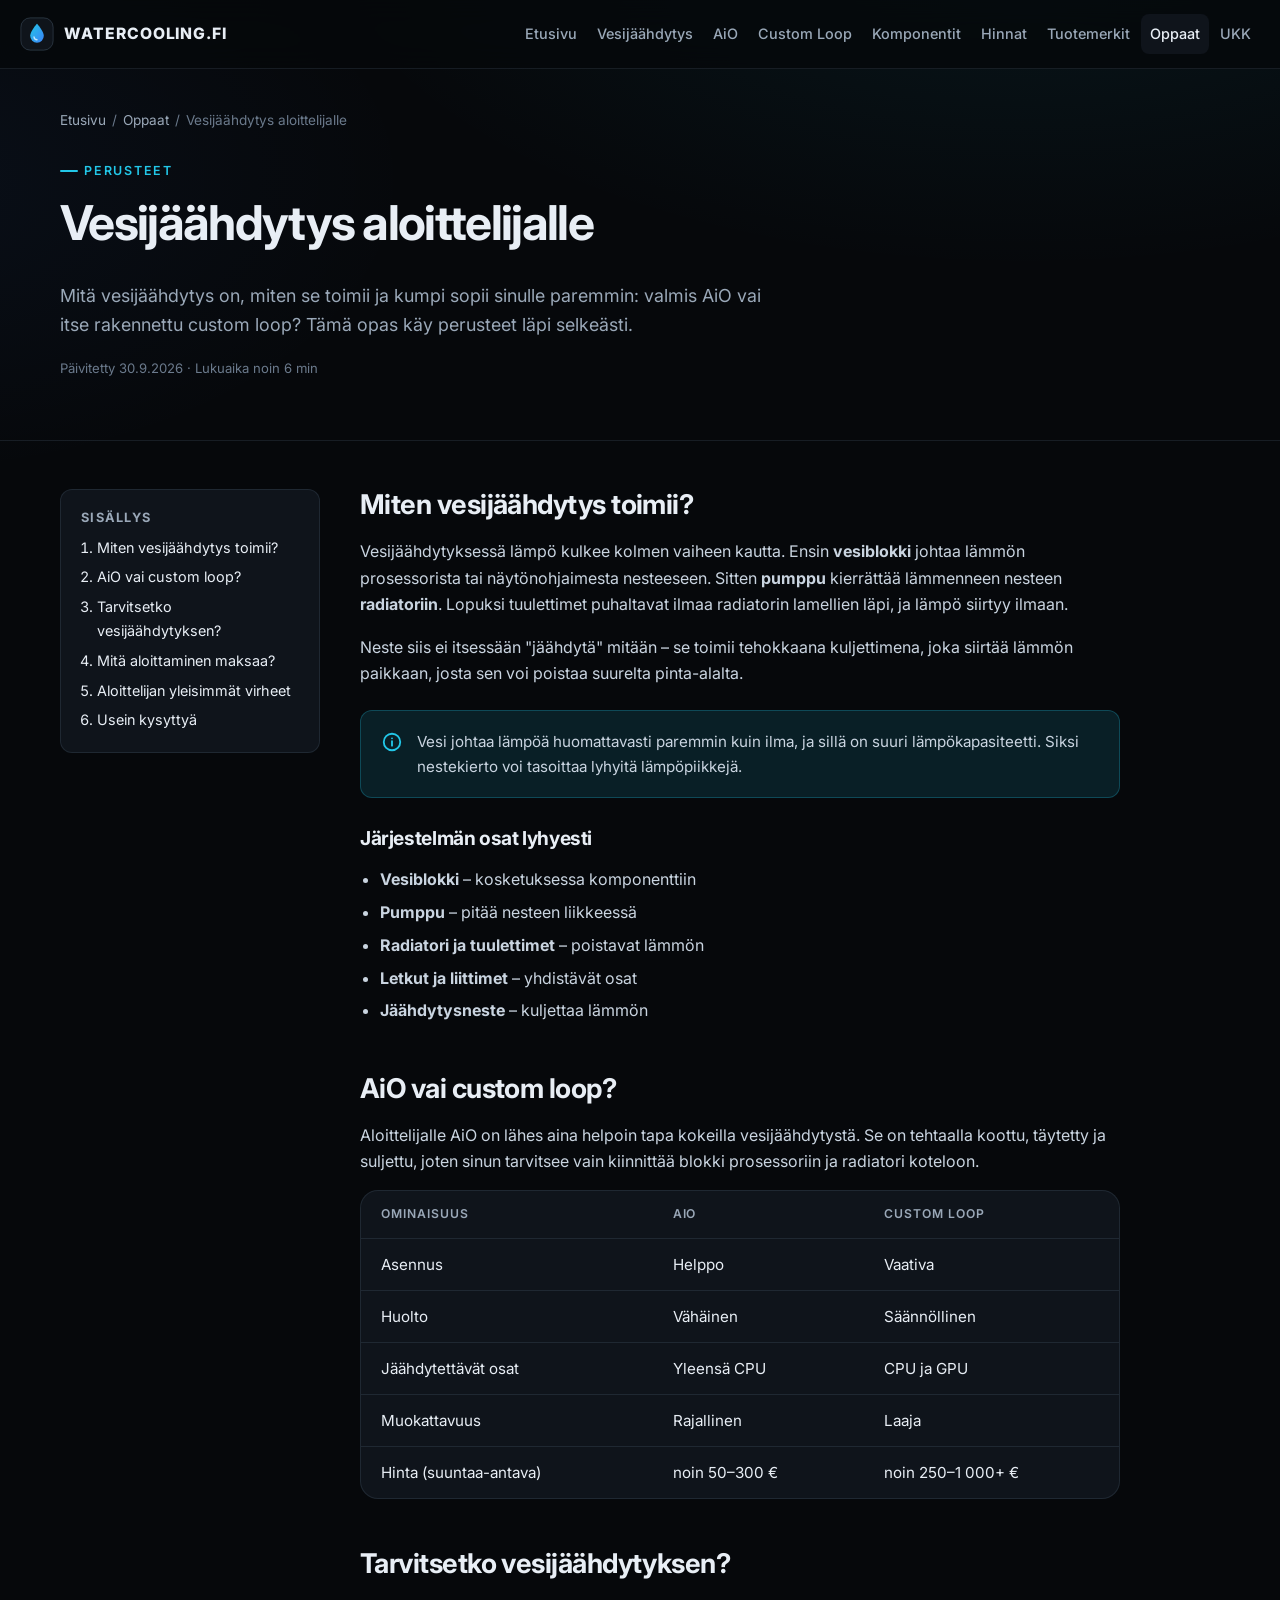
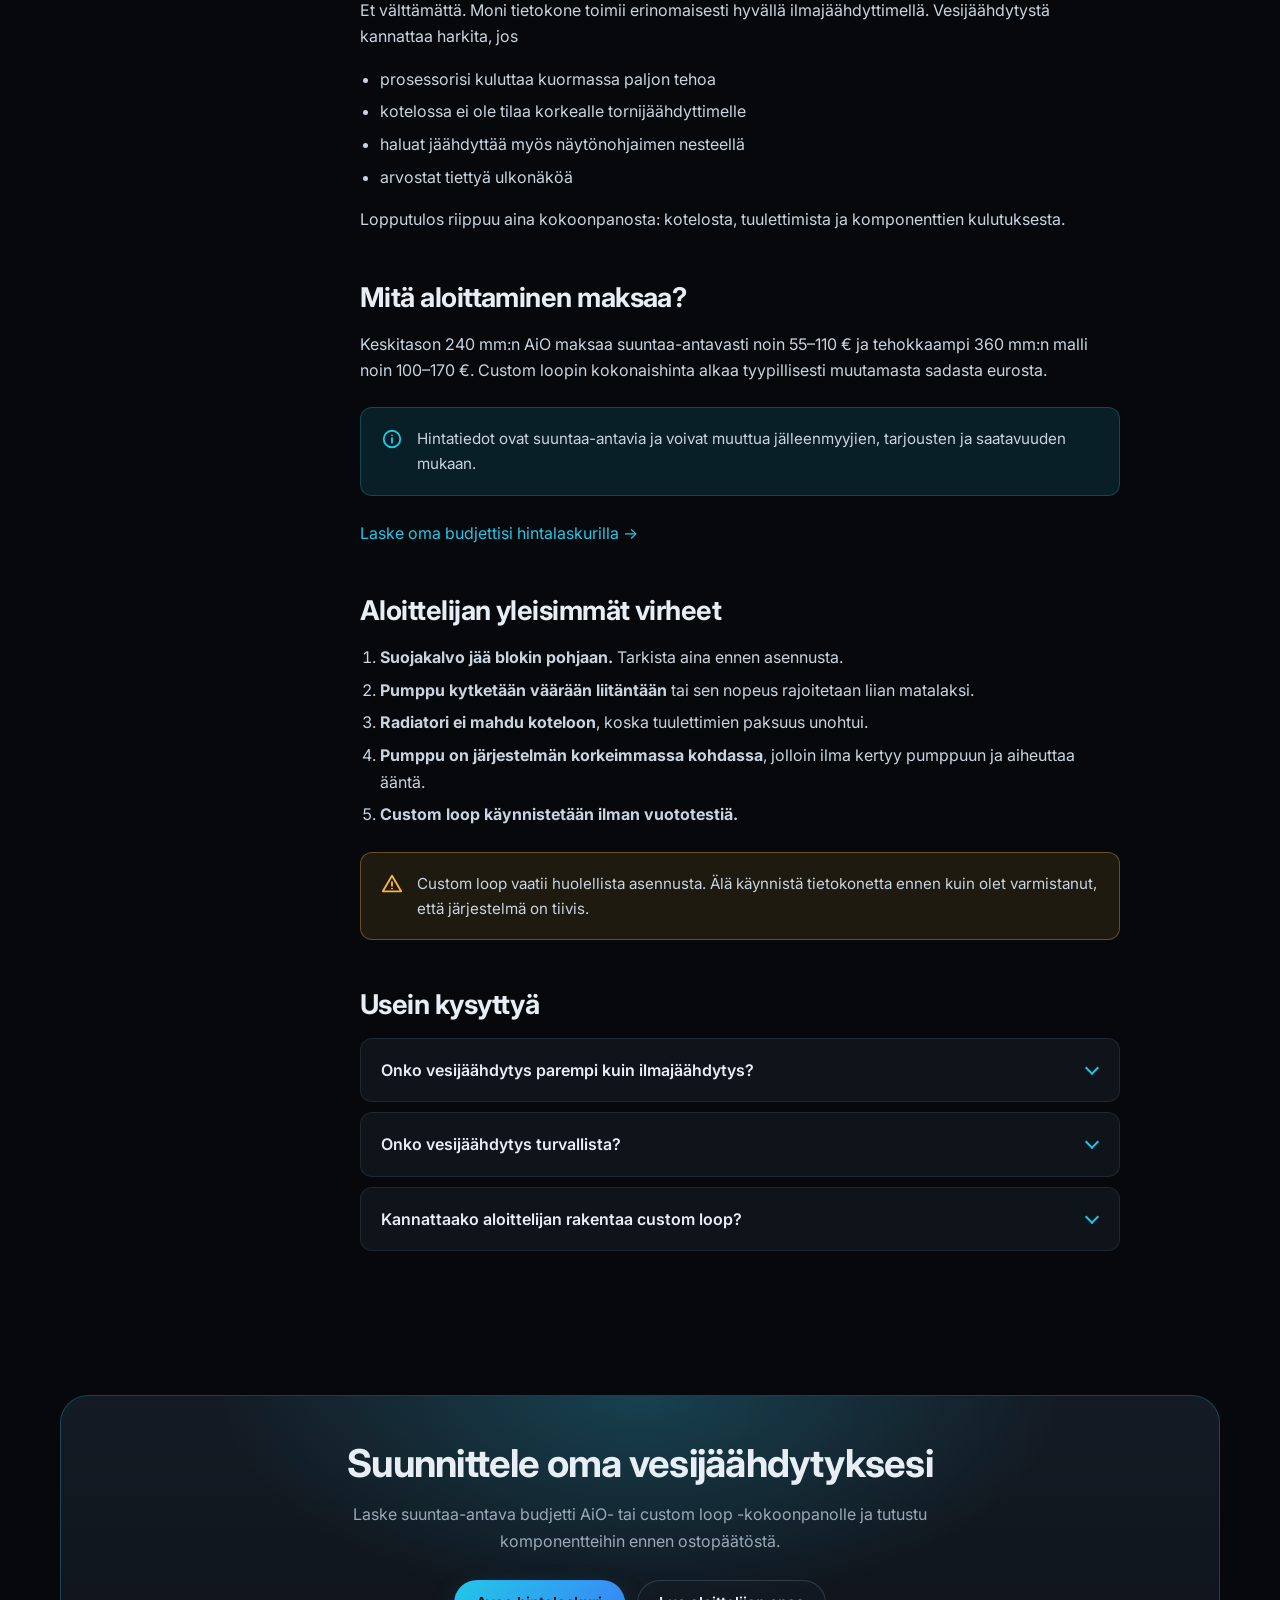
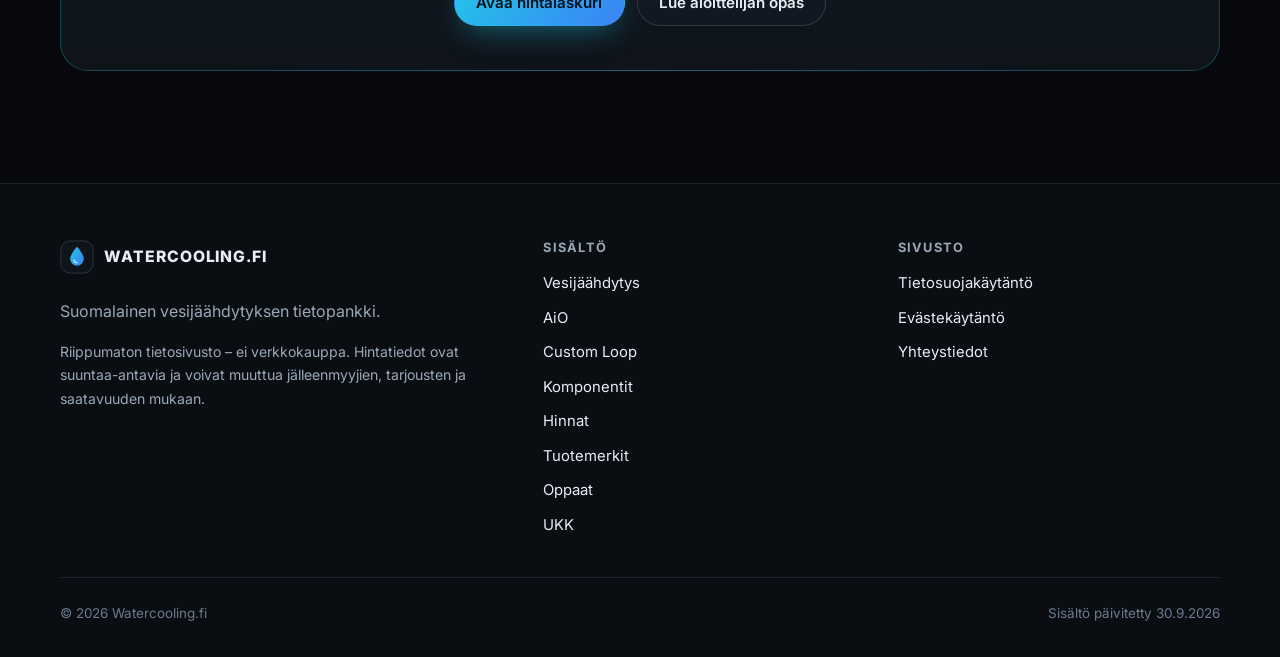
<file: oppaat-vesijaahdytys-aloittelijalle.html>
<!doctype html>
<html lang="fi" class="no-js">
<head>
<meta charset="utf-8">
<meta name="viewport" content="width=device-width, initial-scale=1">
<title>Vesijäähdytys aloittelijalle – perusteet selkokielellä | Watercooling.fi</title>
<meta name="description" content="Vesijäähdytys aloittelijalle: miten vesijäähdytys toimii, AiO vai custom loop, mitä aloittaminen maksaa ja mitkä ovat yleisimmät virheet.">
<link rel="canonical" href="https://watercooling.fi/oppaat/vesijaahdytys-aloittelijalle">
<meta name="robots" content="index, follow, max-image-preview:large">
<meta name="theme-color" content="#06080b">
<meta property="og:type" content="article">
<meta property="og:locale" content="fi_FI">
<meta property="og:site_name" content="Watercooling.fi">
<meta property="og:title" content="Vesijäähdytys aloittelijalle – perusteet selkokielellä | Watercooling.fi">
<meta property="og:description" content="Vesijäähdytys aloittelijalle: miten vesijäähdytys toimii, AiO vai custom loop, mitä aloittaminen maksaa ja mitkä ovat yleisimmät virheet.">
<meta property="og:url" content="https://watercooling.fi/oppaat/vesijaahdytys-aloittelijalle">
<meta property="og:image" content="https://watercooling.fi/og-image.png">
<meta property="og:image:width" content="1200">
<meta property="og:image:height" content="630">
<meta name="twitter:card" content="summary_large_image">
<link rel="icon" href="/favicon.svg" type="image/svg+xml">
<link rel="preconnect" href="https://fonts.googleapis.com">
<link rel="preconnect" href="https://fonts.gstatic.com" crossorigin>
<link href="https://fonts.googleapis.com/css2?family=Inter:wght@400;500;600;700;800&display=swap" rel="stylesheet">
<link rel="stylesheet" href="/style.css">
<script type="application/ld+json">
{
 "@context": "https://schema.org",
 "@graph": [
  {
   "@type": "Organization",
   "@id": "https://watercooling.fi/#org",
   "name": "Watercooling.fi",
   "url": "https://watercooling.fi/",
   "logo": "https://watercooling.fi/favicon.svg"
  },
  {
   "@type": "WebSite",
   "@id": "https://watercooling.fi/#website",
   "name": "Watercooling.fi",
   "url": "https://watercooling.fi/",
   "inLanguage": "fi-FI",
   "publisher": {
    "@id": "https://watercooling.fi/#org"
   },
   "description": "Suomalainen vesijäähdytyksen tietopankki"
  },
  {
   "@type": "BreadcrumbList",
   "itemListElement": [
    {
     "@type": "ListItem",
     "position": 1,
     "name": "Etusivu",
     "item": "https://watercooling.fi/"
    },
    {
     "@type": "ListItem",
     "position": 2,
     "name": "Oppaat",
     "item": "https://watercooling.fi/oppaat"
    },
    {
     "@type": "ListItem",
     "position": 3,
     "name": "Vesijäähdytys aloittelijalle",
     "item": "https://watercooling.fi/oppaat/vesijaahdytys-aloittelijalle"
    }
   ]
  },
  {
   "@type": "Article",
   "headline": "Vesijäähdytys aloittelijalle",
   "description": "Vesijäähdytyksen perusteet aloittelijalle: toimintaperiaate, AiO vs custom loop, hinnat ja yleisimmät virheet.",
   "inLanguage": "fi-FI",
   "datePublished": "2026-09-30",
   "dateModified": "2026-09-30",
   "author": {
    "@id": "https://watercooling.fi/#org"
   },
   "publisher": {
    "@id": "https://watercooling.fi/#org"
   },
   "mainEntityOfPage": "https://watercooling.fi/oppaat/vesijaahdytys-aloittelijalle",
   "image": "https://watercooling.fi/og-image.png"
  },
  {
   "@type": "FAQPage",
   "mainEntity": [
    {
     "@type": "Question",
     "name": "Onko vesijäähdytys parempi kuin ilmajäähdytys?",
     "acceptedAnswer": {
      "@type": "Answer",
      "text": "Ei automaattisesti. Hyvä ilmajäähdytin riittää monelle prosessorille ja on yksinkertainen sekä pitkäikäinen. Vesijäähdytyksestä on yleensä eniten hyötyä, kun lämpökuorma on suuri, kotelossa halutaan tilaa prosessorin ympärille tai kun halutaan jäähdyttää myös näytönohjain. Lopputulos riippuu aina kokoonpanosta."
     }
    },
    {
     "@type": "Question",
     "name": "Onko vesijäähdytys turvallista?",
     "acceptedAnswer": {
      "@type": "Answer",
      "text": "Oikein asennettuna vesijäähdytys on yleisesti turvallinen. AiO on tehtaalla suljettu ja testattu. Custom loopissa riskit liittyvät lähinnä asennusvirheisiin, joten vuototesti ennen käynnistystä on välttämätön."
     }
    },
    {
     "@type": "Question",
     "name": "Kannattaako aloittelijan rakentaa custom loop?",
     "acceptedAnswer": {
      "@type": "Answer",
      "text": "Se on mahdollista, jos suunnittelee huolella ja varaa aikaa. Moni aloittaa AiO:lla ja siirtyy custom looppiin myöhemmin. Jos rakennat ensimmäisen loopin, aloita joustavilla letkuilla, lue asennusohjeet ja tee perusteellinen vuototesti."
     }
    }
   ]
  }
 ]
}
</script>
</head>
<body>
<a class="skip" href="#sisalto">Siirry sisältöön</a>
<header class="site-header">
  <div class="container header-inner">
    <a class="logo" href="/" aria-label="Watercooling.fi – etusivu"><svg class="logo-mark" viewBox="0 0 40 40" aria-hidden="true"><defs><linearGradient id="lg" x1="0" y1="0" x2="1" y2="1"><stop offset="0" stop-color="#22c7e8"/><stop offset="1" stop-color="#3b82f6"/></linearGradient></defs><rect x="1" y="1" width="38" height="38" rx="11" fill="#0f141b" stroke="rgba(148,178,210,.25)"/><path d="M20 8s8 8.6 8 14.2A8 8 0 0 1 12 22.2C12 16.6 20 8 20 8z" fill="url(#lg)"/><path d="M16.5 23.5a3.6 3.6 0 0 0 3.5 3.3" stroke="#e8f9ff" stroke-width="1.6" fill="none" stroke-linecap="round" opacity=".8"/></svg><span class="logo-text"><span class="logo-name">WATERCOOLING.FI</span><span class="logo-tag">Suomalainen vesijäähdytyksen tietopankki</span></span></a>
    <nav id="main-nav" class="main-nav" aria-label="Päävalikko">
      <ul><li><a href="/">Etusivu</a></li><li><a href="/vesijaahdytys">Vesijäähdytys</a></li><li><a href="/aio">AiO</a></li><li><a href="/custom-loop">Custom Loop</a></li><li><a href="/komponentit">Komponentit</a></li><li><a href="/hinnat">Hinnat</a></li><li><a href="/tuotemerkit">Tuotemerkit</a></li><li><a href="/oppaat" aria-current="page">Oppaat</a></li><li><a href="/ukk">UKK</a></li></ul>
      <a class="btn btn-primary nav-cta" href="/hinnat#laskuri">Aloita vesijäähdytyksen suunnittelu →</a>
    </nav>
    <a class="btn btn-primary btn-sm header-cta" href="/hinnat#laskuri">Aloita suunnittelu →</a>
    <button class="nav-toggle" type="button" aria-controls="main-nav" aria-expanded="false" aria-label="Avaa valikko">
      <svg viewBox="0 0 24 24" fill="none" stroke="currentColor" stroke-width="2" stroke-linecap="round" aria-hidden="true"><path d="M4 7h16M4 12h16M4 17h16"/></svg>
    </button>
  </div>
</header>
<main id="sisalto">
<section class="page-hero"><div class="container"><nav class="breadcrumbs" aria-label="Murupolku"><ol><li><a href="/">Etusivu</a></li><li><a href="/oppaat">Oppaat</a></li><li aria-current="page">Vesijäähdytys aloittelijalle</li></ol></nav><span class="eyebrow">Perusteet</span><h1>Vesijäähdytys aloittelijalle</h1>
<p class="lead">Mitä vesijäähdytys on, miten se toimii ja kumpi sopii sinulle paremmin: valmis AiO vai itse rakennettu custom loop? Tämä opas käy perusteet läpi selkeästi.</p>
<p class="updated">Päivitetty <time datetime="2026-09-30">30.9.2026</time> · Lukuaika noin 6 min</p></div></section>
<div class="container"><div class="article-layout">
<nav class="toc" aria-label="Sisällysluettelo"><h2>Sisällys</h2><ol><li><a href="#toimintaperiaate">Miten vesijäähdytys toimii?</a></li><li><a href="#aio-vai-custom">AiO vai custom loop?</a></li><li><a href="#tarvitsetko">Tarvitsetko vesijäähdytyksen?</a></li><li><a href="#hinta">Mitä aloittaminen maksaa?</a></li><li><a href="#virheet">Aloittelijan yleisimmät virheet</a></li><li><a href="#ukk">Usein kysyttyä</a></li></ol></nav>
<article class="prose"><h2 id="toimintaperiaate">Miten vesijäähdytys toimii?</h2>
<p>Vesijäähdytyksessä lämpö kulkee kolmen vaiheen kautta. Ensin <b>vesiblokki</b> johtaa lämmön prosessorista tai näytönohjaimesta nesteeseen. Sitten <b>pumppu</b> kierrättää lämmenneen nesteen <b>radiatoriin</b>. Lopuksi tuulettimet puhaltavat ilmaa radiatorin lamellien läpi, ja lämpö siirtyy ilmaan.</p>
<p>Neste siis ei itsessään "jäähdytä" mitään – se toimii tehokkaana kuljettimena, joka siirtää lämmön paikkaan, josta sen voi poistaa suurelta pinta-alalta.</p>
<div class="infobox" role="note"><svg viewBox="0 0 24 24" fill="none" stroke="currentColor" stroke-width="2" stroke-linecap="round" aria-hidden="true"><circle cx="12" cy="12" r="9"/><path d="M12 11v5M12 8h.01"/></svg><div><p>Vesi johtaa lämpöä huomattavasti paremmin kuin ilma, ja sillä on suuri lämpökapasiteetti. Siksi nestekierto voi tasoittaa lyhyitä lämpöpiikkejä.</p></div></div>
<h3>Järjestelmän osat lyhyesti</h3>
<ul><li><b>Vesiblokki</b> – kosketuksessa komponenttiin</li><li><b>Pumppu</b> – pitää nesteen liikkeessä</li><li><b>Radiatori ja tuulettimet</b> – poistavat lämmön</li><li><b>Letkut ja liittimet</b> – yhdistävät osat</li><li><b>Jäähdytysneste</b> – kuljettaa lämmön</li></ul>
<h2 id="aio-vai-custom">AiO vai custom loop?</h2>
<p>Aloittelijalle AiO on lähes aina helpoin tapa kokeilla vesijäähdytystä. Se on tehtaalla koottu, täytetty ja suljettu, joten sinun tarvitsee vain kiinnittää blokki prosessoriin ja radiatori koteloon.</p>
<div class="table-wrap"><table><thead><tr><th scope="col">Ominaisuus</th><th scope="col">AiO</th><th scope="col">Custom loop</th></tr></thead><tbody>
<tr><td>Asennus</td><td>Helppo</td><td>Vaativa</td></tr>
<tr><td>Huolto</td><td>Vähäinen</td><td>Säännöllinen</td></tr>
<tr><td>Jäähdytettävät osat</td><td>Yleensä CPU</td><td>CPU ja GPU</td></tr>
<tr><td>Muokattavuus</td><td>Rajallinen</td><td>Laaja</td></tr>
<tr><td>Hinta (suuntaa-antava)</td><td>noin 50–300 €</td><td>noin 250–1 000+ €</td></tr>
</tbody></table></div>
<h2 id="tarvitsetko">Tarvitsetko vesijäähdytyksen?</h2>
<p>Et välttämättä. Moni tietokone toimii erinomaisesti hyvällä ilmajäähdyttimellä. Vesijäähdytystä kannattaa harkita, jos</p>
<ul><li>prosessorisi kuluttaa kuormassa paljon tehoa</li><li>kotelossa ei ole tilaa korkealle tornijäähdyttimelle</li><li>haluat jäähdyttää myös näytönohjaimen nesteellä</li><li>arvostat tiettyä ulkonäköä</li></ul>
<p>Lopputulos riippuu aina kokoonpanosta: kotelosta, tuulettimista ja komponenttien kulutuksesta.</p>
<h2 id="hinta">Mitä aloittaminen maksaa?</h2>
<p>Keskitason 240 mm:n AiO maksaa suuntaa-antavasti noin 55–110 € ja tehokkaampi 360 mm:n malli noin 100–170 €. Custom loopin kokonaishinta alkaa tyypillisesti muutamasta sadasta eurosta.</p>
<div class="infobox" role="note"><svg viewBox="0 0 24 24" fill="none" stroke="currentColor" stroke-width="2" stroke-linecap="round" aria-hidden="true"><circle cx="12" cy="12" r="9"/><path d="M12 11v5M12 8h.01"/></svg><div><p>Hintatiedot ovat suuntaa-antavia ja voivat muuttua jälleenmyyjien, tarjousten ja saatavuuden mukaan.</p></div></div>
<p><a href="/hinnat#laskuri">Laske oma budjettisi hintalaskurilla →</a></p>
<h2 id="virheet">Aloittelijan yleisimmät virheet</h2>
<ol><li><b>Suojakalvo jää blokin pohjaan.</b> Tarkista aina ennen asennusta.</li><li><b>Pumppu kytketään väärään liitäntään</b> tai sen nopeus rajoitetaan liian matalaksi.</li><li><b>Radiatori ei mahdu koteloon</b>, koska tuulettimien paksuus unohtui.</li><li><b>Pumppu on järjestelmän korkeimmassa kohdassa</b>, jolloin ilma kertyy pumppuun ja aiheuttaa ääntä.</li><li><b>Custom loop käynnistetään ilman vuototestiä.</b></li></ol>
<div class="infobox infobox--warn" role="note"><svg viewBox="0 0 24 24" fill="none" stroke="currentColor" stroke-width="2" stroke-linecap="round" stroke-linejoin="round" aria-hidden="true"><path d="M12 3 2 20h20L12 3z"/><path d="M12 10v4M12 17h.01"/></svg><div><p>Custom loop vaatii huolellista asennusta. Älä käynnistä tietokonetta ennen kuin olet varmistanut, että järjestelmä on tiivis.</p></div></div>
<h2 id="ukk">Usein kysyttyä</h2>
<div class="faq"><details><summary>Onko vesijäähdytys parempi kuin ilmajäähdytys?</summary><div class="answer"><p>Ei automaattisesti. Hyvä ilmajäähdytin riittää monelle prosessorille ja on yksinkertainen sekä pitkäikäinen. Vesijäähdytyksestä on yleensä eniten hyötyä, kun lämpökuorma on suuri, kotelossa halutaan tilaa prosessorin ympärille tai kun halutaan jäähdyttää myös näytönohjain. Lopputulos riippuu aina kokoonpanosta.</p></div></details><details><summary>Onko vesijäähdytys turvallista?</summary><div class="answer"><p>Oikein asennettuna vesijäähdytys on yleisesti turvallinen. AiO on tehtaalla suljettu ja testattu. Custom loopissa riskit liittyvät lähinnä asennusvirheisiin, joten vuototesti ennen käynnistystä on välttämätön.</p></div></details><details><summary>Kannattaako aloittelijan rakentaa custom loop?</summary><div class="answer"><p>Se on mahdollista, jos suunnittelee huolella ja varaa aikaa. Moni aloittaa AiO:lla ja siirtyy custom looppiin myöhemmin. Jos rakennat ensimmäisen loopin, aloita joustavilla letkuilla, lue asennusohjeet ja tee perusteellinen vuototesti.</p></div></details></div></article>
</div></div><section class="section"><div class="container"><div class="cta-band reveal">
  <h2>Suunnittele oma vesijäähdytyksesi</h2><p>Laske suuntaa-antava budjetti AiO- tai custom loop -kokoonpanolle ja tutustu komponentteihin ennen ostopäätöstä.</p>
  <div class="btn-row"><a class="btn btn-primary" href="/hinnat#laskuri">Avaa hintalaskuri</a><a class="btn btn-ghost" href="/oppaat/vesijaahdytys-aloittelijalle">Lue aloittelijan opas</a></div>
</div></div></section>
</main>
<footer class="site-footer">
  <div class="container">
    <div class="footer-grid">
      <div>
        <a class="logo" href="/"><svg class="logo-mark" viewBox="0 0 40 40" aria-hidden="true"><defs><linearGradient id="lg" x1="0" y1="0" x2="1" y2="1"><stop offset="0" stop-color="#22c7e8"/><stop offset="1" stop-color="#3b82f6"/></linearGradient></defs><rect x="1" y="1" width="38" height="38" rx="11" fill="#0f141b" stroke="rgba(148,178,210,.25)"/><path d="M20 8s8 8.6 8 14.2A8 8 0 0 1 12 22.2C12 16.6 20 8 20 8z" fill="url(#lg)"/><path d="M16.5 23.5a3.6 3.6 0 0 0 3.5 3.3" stroke="#e8f9ff" stroke-width="1.6" fill="none" stroke-linecap="round" opacity=".8"/></svg><span class="logo-text"><span class="logo-name">WATERCOOLING.FI</span></span></a>
        <p class="muted mt-2">Suomalainen vesijäähdytyksen tietopankki.</p>
        <p class="small muted">Riippumaton tietosivusto – ei verkkokauppa. Hintatiedot ovat suuntaa-antavia ja voivat muuttua jälleenmyyjien, tarjousten ja saatavuuden mukaan.</p>
      </div>
      <nav aria-label="Sivuston osiot"><h2>Sisältö</h2><ul><li><a href="/vesijaahdytys">Vesijäähdytys</a></li><li><a href="/aio">AiO</a></li><li><a href="/custom-loop">Custom Loop</a></li><li><a href="/komponentit">Komponentit</a></li><li><a href="/hinnat">Hinnat</a></li><li><a href="/tuotemerkit">Tuotemerkit</a></li><li><a href="/oppaat">Oppaat</a></li><li><a href="/ukk">UKK</a></li></ul></nav>
      <nav aria-label="Tietoa sivustosta"><h2>Sivusto</h2><ul>
        <li><a href="/tietosuoja">Tietosuojakäytäntö</a></li>
        <li><a href="/evasteet">Evästekäytäntö</a></li>
        <li><a href="/yhteystiedot">Yhteystiedot</a></li>
      </ul></nav>
    </div>
    <div class="footer-bottom"><span>© 2026 Watercooling.fi</span><span>Sisältö päivitetty 30.9.2026</span></div>
  </div>
</footer>
<script src="/main.js" defer></script>
</body>
</html>
</file>
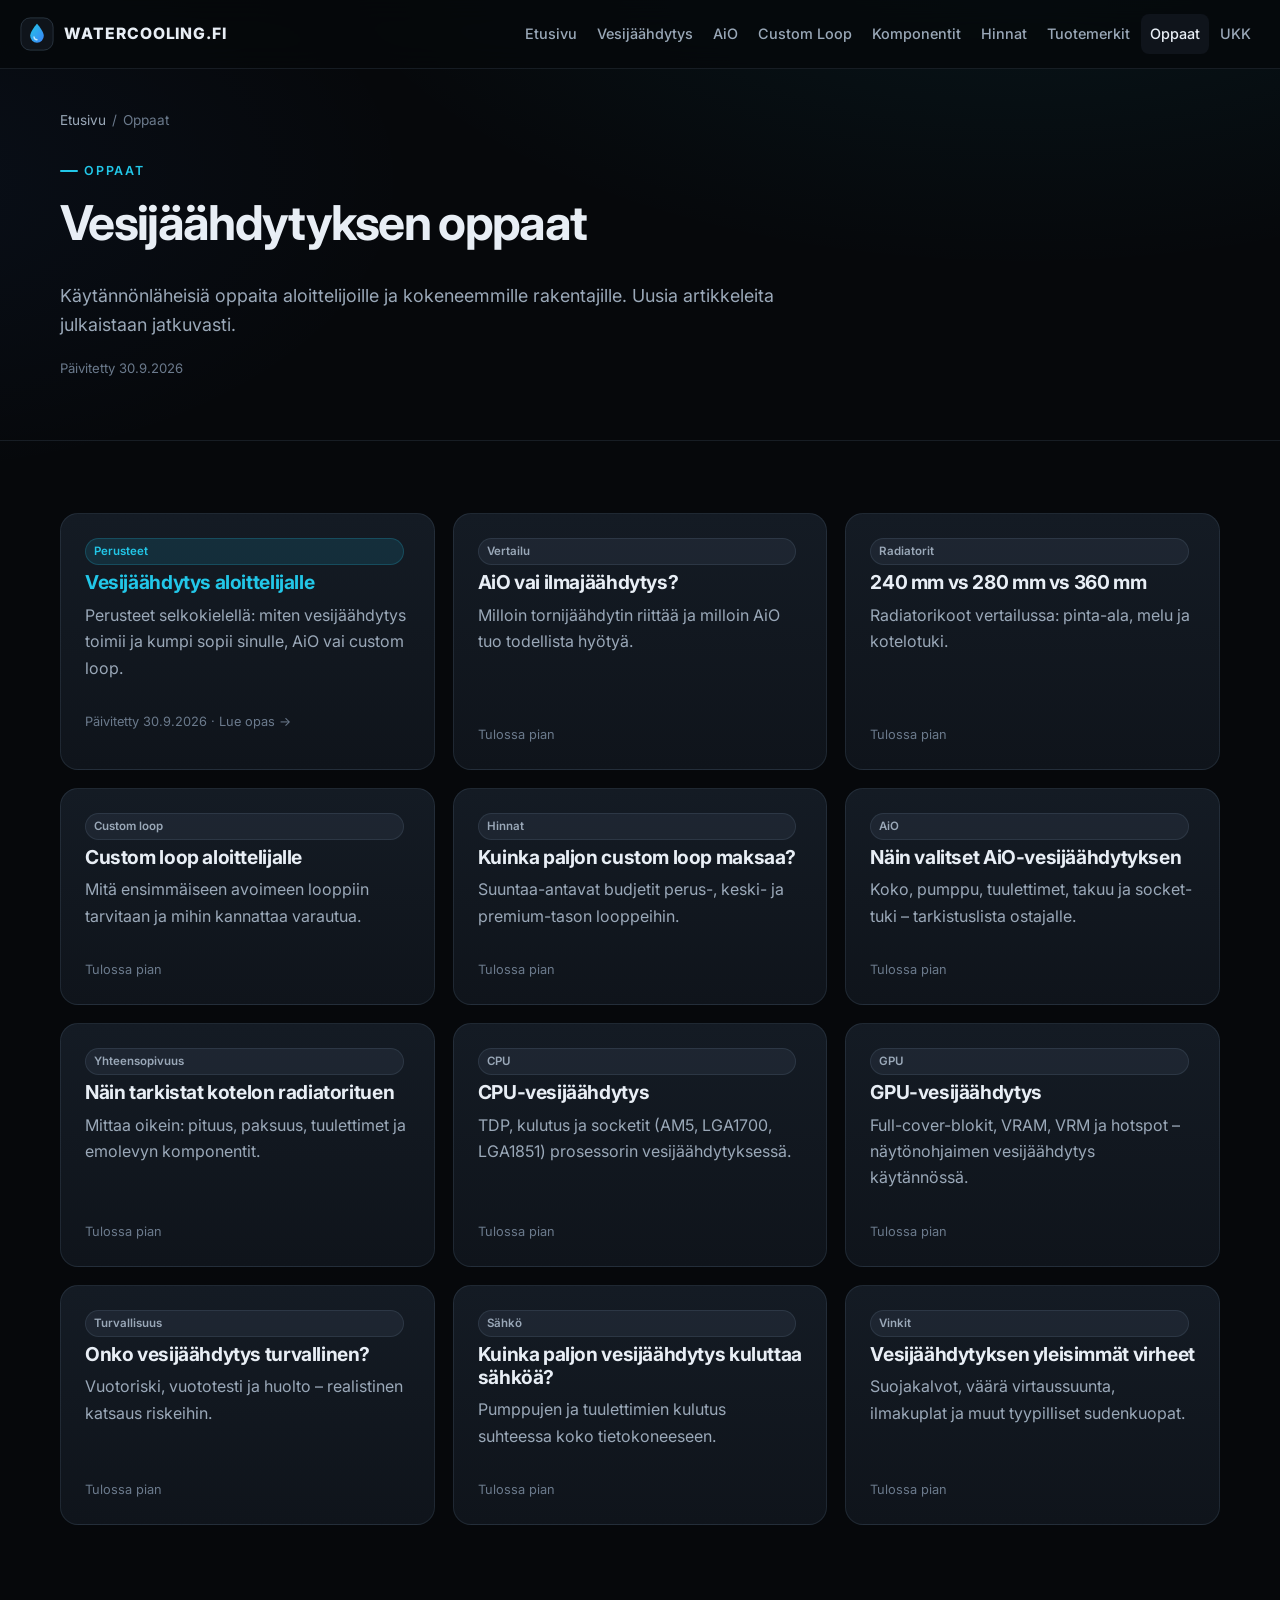
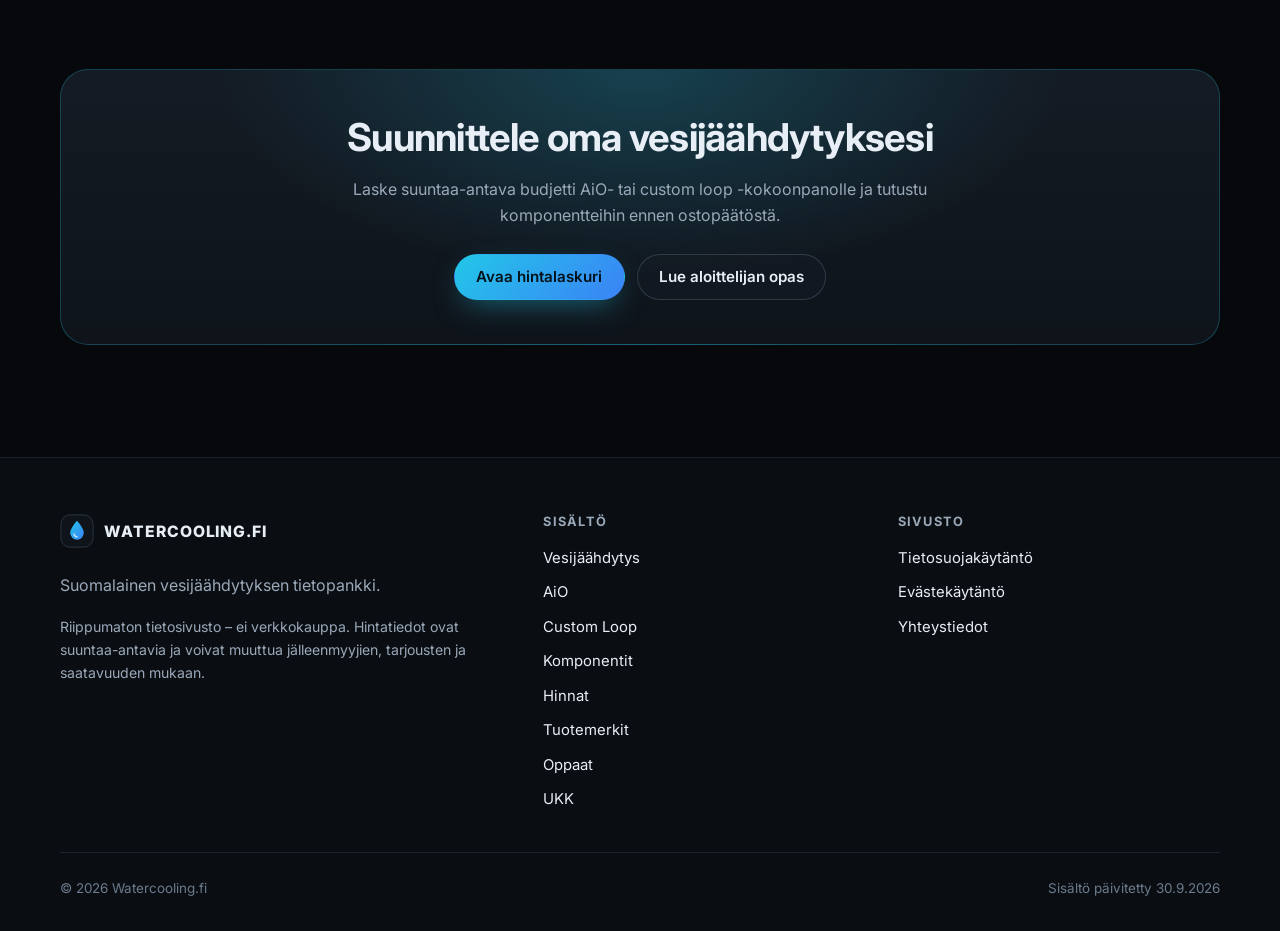
<file: oppaat.html>
<!doctype html>
<html lang="fi" class="no-js">
<head>
<meta charset="utf-8">
<meta name="viewport" content="width=device-width, initial-scale=1">
<title>Vesijäähdytyksen oppaat – AiO, custom loop ja asennus | Watercooling.fi</title>
<meta name="description" content="Vesijäähdytyksen oppaat suomeksi: vesijäähdytys aloittelijalle, AiO vai ilmajäähdytys, radiatorikoot, custom loop ja yleisimmät virheet.">
<link rel="canonical" href="https://watercooling.fi/oppaat">
<meta name="robots" content="index, follow, max-image-preview:large">
<meta name="theme-color" content="#06080b">
<meta property="og:type" content="website">
<meta property="og:locale" content="fi_FI">
<meta property="og:site_name" content="Watercooling.fi">
<meta property="og:title" content="Vesijäähdytyksen oppaat – AiO, custom loop ja asennus | Watercooling.fi">
<meta property="og:description" content="Vesijäähdytyksen oppaat suomeksi: vesijäähdytys aloittelijalle, AiO vai ilmajäähdytys, radiatorikoot, custom loop ja yleisimmät virheet.">
<meta property="og:url" content="https://watercooling.fi/oppaat">
<meta property="og:image" content="https://watercooling.fi/og-image.png">
<meta property="og:image:width" content="1200">
<meta property="og:image:height" content="630">
<meta name="twitter:card" content="summary_large_image">
<link rel="icon" href="/favicon.svg" type="image/svg+xml">
<link rel="preconnect" href="https://fonts.googleapis.com">
<link rel="preconnect" href="https://fonts.gstatic.com" crossorigin>
<link href="https://fonts.googleapis.com/css2?family=Inter:wght@400;500;600;700;800&display=swap" rel="stylesheet">
<link rel="stylesheet" href="/style.css">
<script type="application/ld+json">
{
 "@context": "https://schema.org",
 "@graph": [
  {
   "@type": "Organization",
   "@id": "https://watercooling.fi/#org",
   "name": "Watercooling.fi",
   "url": "https://watercooling.fi/",
   "logo": "https://watercooling.fi/favicon.svg"
  },
  {
   "@type": "WebSite",
   "@id": "https://watercooling.fi/#website",
   "name": "Watercooling.fi",
   "url": "https://watercooling.fi/",
   "inLanguage": "fi-FI",
   "publisher": {
    "@id": "https://watercooling.fi/#org"
   },
   "description": "Suomalainen vesijäähdytyksen tietopankki"
  },
  {
   "@type": "BreadcrumbList",
   "itemListElement": [
    {
     "@type": "ListItem",
     "position": 1,
     "name": "Etusivu",
     "item": "https://watercooling.fi/"
    },
    {
     "@type": "ListItem",
     "position": 2,
     "name": "Oppaat",
     "item": "https://watercooling.fi/oppaat"
    }
   ]
  }
 ]
}
</script>
</head>
<body>
<a class="skip" href="#sisalto">Siirry sisältöön</a>
<header class="site-header">
  <div class="container header-inner">
    <a class="logo" href="/" aria-label="Watercooling.fi – etusivu"><svg class="logo-mark" viewBox="0 0 40 40" aria-hidden="true"><defs><linearGradient id="lg" x1="0" y1="0" x2="1" y2="1"><stop offset="0" stop-color="#22c7e8"/><stop offset="1" stop-color="#3b82f6"/></linearGradient></defs><rect x="1" y="1" width="38" height="38" rx="11" fill="#0f141b" stroke="rgba(148,178,210,.25)"/><path d="M20 8s8 8.6 8 14.2A8 8 0 0 1 12 22.2C12 16.6 20 8 20 8z" fill="url(#lg)"/><path d="M16.5 23.5a3.6 3.6 0 0 0 3.5 3.3" stroke="#e8f9ff" stroke-width="1.6" fill="none" stroke-linecap="round" opacity=".8"/></svg><span class="logo-text"><span class="logo-name">WATERCOOLING.FI</span><span class="logo-tag">Suomalainen vesijäähdytyksen tietopankki</span></span></a>
    <nav id="main-nav" class="main-nav" aria-label="Päävalikko">
      <ul><li><a href="/">Etusivu</a></li><li><a href="/vesijaahdytys">Vesijäähdytys</a></li><li><a href="/aio">AiO</a></li><li><a href="/custom-loop">Custom Loop</a></li><li><a href="/komponentit">Komponentit</a></li><li><a href="/hinnat">Hinnat</a></li><li><a href="/tuotemerkit">Tuotemerkit</a></li><li><a href="/oppaat" aria-current="page">Oppaat</a></li><li><a href="/ukk">UKK</a></li></ul>
      <a class="btn btn-primary nav-cta" href="/hinnat#laskuri">Aloita vesijäähdytyksen suunnittelu →</a>
    </nav>
    <a class="btn btn-primary btn-sm header-cta" href="/hinnat#laskuri">Aloita suunnittelu →</a>
    <button class="nav-toggle" type="button" aria-controls="main-nav" aria-expanded="false" aria-label="Avaa valikko">
      <svg viewBox="0 0 24 24" fill="none" stroke="currentColor" stroke-width="2" stroke-linecap="round" aria-hidden="true"><path d="M4 7h16M4 12h16M4 17h16"/></svg>
    </button>
  </div>
</header>
<main id="sisalto">
<section class="page-hero"><div class="container">
  <nav class="breadcrumbs" aria-label="Murupolku"><ol><li><a href="/">Etusivu</a></li><li aria-current="page">Oppaat</li></ol></nav>
  <span class="eyebrow">Oppaat</span>
  <h1>Vesijäähdytyksen oppaat</h1>
  <p class="lead">Käytännönläheisiä oppaita aloittelijoille ja kokeneemmille rakentajille. Uusia artikkeleita julkaistaan jatkuvasti.</p>
  <p class="updated">Päivitetty 30.9.2026</p>
</div></section><section class="section" id="artikkelit"><div class="container"><div class="grid grid-3"><article class="card article-card reveal"><span class="tag">Perusteet</span><h3><a href="/oppaat/vesijaahdytys-aloittelijalle">Vesijäähdytys aloittelijalle</a></h3><p class="muted">Perusteet selkokielellä: miten vesijäähdytys toimii ja kumpi sopii sinulle, AiO vai custom loop.</p><p class="meta">Päivitetty 30.9.2026 · Lue opas →</p><a class="card-link" href="/oppaat/vesijaahdytys-aloittelijalle" aria-hidden="true" tabindex="-1"></a></article><article class="card article-card soon reveal"><span class="tag tag-muted">Vertailu</span><h3>AiO vai ilmajäähdytys?</h3><p class="muted">Milloin tornijäähdytin riittää ja milloin AiO tuo todellista hyötyä.</p><p class="meta">Tulossa pian</p></article><article class="card article-card soon reveal"><span class="tag tag-muted">Radiatorit</span><h3>240 mm vs 280 mm vs 360 mm</h3><p class="muted">Radiatorikoot vertailussa: pinta-ala, melu ja kotelotuki.</p><p class="meta">Tulossa pian</p></article><article class="card article-card soon reveal"><span class="tag tag-muted">Custom loop</span><h3>Custom loop aloittelijalle</h3><p class="muted">Mitä ensimmäiseen avoimeen looppiin tarvitaan ja mihin kannattaa varautua.</p><p class="meta">Tulossa pian</p></article><article class="card article-card soon reveal"><span class="tag tag-muted">Hinnat</span><h3>Kuinka paljon custom loop maksaa?</h3><p class="muted">Suuntaa-antavat budjetit perus-, keski- ja premium-tason looppeihin.</p><p class="meta">Tulossa pian</p></article><article class="card article-card soon reveal"><span class="tag tag-muted">AiO</span><h3>Näin valitset AiO-vesijäähdytyksen</h3><p class="muted">Koko, pumppu, tuulettimet, takuu ja socket-tuki – tarkistuslista ostajalle.</p><p class="meta">Tulossa pian</p></article><article class="card article-card soon reveal"><span class="tag tag-muted">Yhteensopivuus</span><h3>Näin tarkistat kotelon radiatorituen</h3><p class="muted">Mittaa oikein: pituus, paksuus, tuulettimet ja emolevyn komponentit.</p><p class="meta">Tulossa pian</p></article><article class="card article-card soon reveal"><span class="tag tag-muted">CPU</span><h3>CPU-vesijäähdytys</h3><p class="muted">TDP, kulutus ja socketit (AM5, LGA1700, LGA1851) prosessorin vesijäähdytyksessä.</p><p class="meta">Tulossa pian</p></article><article class="card article-card soon reveal"><span class="tag tag-muted">GPU</span><h3>GPU-vesijäähdytys</h3><p class="muted">Full-cover-blokit, VRAM, VRM ja hotspot – näytönohjaimen vesijäähdytys käytännössä.</p><p class="meta">Tulossa pian</p></article><article class="card article-card soon reveal"><span class="tag tag-muted">Turvallisuus</span><h3>Onko vesijäähdytys turvallinen?</h3><p class="muted">Vuotoriski, vuototesti ja huolto – realistinen katsaus riskeihin.</p><p class="meta">Tulossa pian</p></article><article class="card article-card soon reveal"><span class="tag tag-muted">Sähkö</span><h3>Kuinka paljon vesijäähdytys kuluttaa sähköä?</h3><p class="muted">Pumppujen ja tuulettimien kulutus suhteessa koko tietokoneeseen.</p><p class="meta">Tulossa pian</p></article><article class="card article-card soon reveal"><span class="tag tag-muted">Vinkit</span><h3>Vesijäähdytyksen yleisimmät virheet</h3><p class="muted">Suojakalvot, väärä virtaussuunta, ilmakuplat ja muut tyypilliset sudenkuopat.</p><p class="meta">Tulossa pian</p></article></div></div></section><section class="section"><div class="container"><div class="cta-band reveal">
  <h2>Suunnittele oma vesijäähdytyksesi</h2><p>Laske suuntaa-antava budjetti AiO- tai custom loop -kokoonpanolle ja tutustu komponentteihin ennen ostopäätöstä.</p>
  <div class="btn-row"><a class="btn btn-primary" href="/hinnat#laskuri">Avaa hintalaskuri</a><a class="btn btn-ghost" href="/oppaat/vesijaahdytys-aloittelijalle">Lue aloittelijan opas</a></div>
</div></div></section>
</main>
<footer class="site-footer">
  <div class="container">
    <div class="footer-grid">
      <div>
        <a class="logo" href="/"><svg class="logo-mark" viewBox="0 0 40 40" aria-hidden="true"><defs><linearGradient id="lg" x1="0" y1="0" x2="1" y2="1"><stop offset="0" stop-color="#22c7e8"/><stop offset="1" stop-color="#3b82f6"/></linearGradient></defs><rect x="1" y="1" width="38" height="38" rx="11" fill="#0f141b" stroke="rgba(148,178,210,.25)"/><path d="M20 8s8 8.6 8 14.2A8 8 0 0 1 12 22.2C12 16.6 20 8 20 8z" fill="url(#lg)"/><path d="M16.5 23.5a3.6 3.6 0 0 0 3.5 3.3" stroke="#e8f9ff" stroke-width="1.6" fill="none" stroke-linecap="round" opacity=".8"/></svg><span class="logo-text"><span class="logo-name">WATERCOOLING.FI</span></span></a>
        <p class="muted mt-2">Suomalainen vesijäähdytyksen tietopankki.</p>
        <p class="small muted">Riippumaton tietosivusto – ei verkkokauppa. Hintatiedot ovat suuntaa-antavia ja voivat muuttua jälleenmyyjien, tarjousten ja saatavuuden mukaan.</p>
      </div>
      <nav aria-label="Sivuston osiot"><h2>Sisältö</h2><ul><li><a href="/vesijaahdytys">Vesijäähdytys</a></li><li><a href="/aio">AiO</a></li><li><a href="/custom-loop">Custom Loop</a></li><li><a href="/komponentit">Komponentit</a></li><li><a href="/hinnat">Hinnat</a></li><li><a href="/tuotemerkit">Tuotemerkit</a></li><li><a href="/oppaat">Oppaat</a></li><li><a href="/ukk">UKK</a></li></ul></nav>
      <nav aria-label="Tietoa sivustosta"><h2>Sivusto</h2><ul>
        <li><a href="/tietosuoja">Tietosuojakäytäntö</a></li>
        <li><a href="/evasteet">Evästekäytäntö</a></li>
        <li><a href="/yhteystiedot">Yhteystiedot</a></li>
      </ul></nav>
    </div>
    <div class="footer-bottom"><span>© 2026 Watercooling.fi</span><span>Sisältö päivitetty 30.9.2026</span></div>
  </div>
</footer>
<script src="/main.js" defer></script>
</body>
</html>
</file>
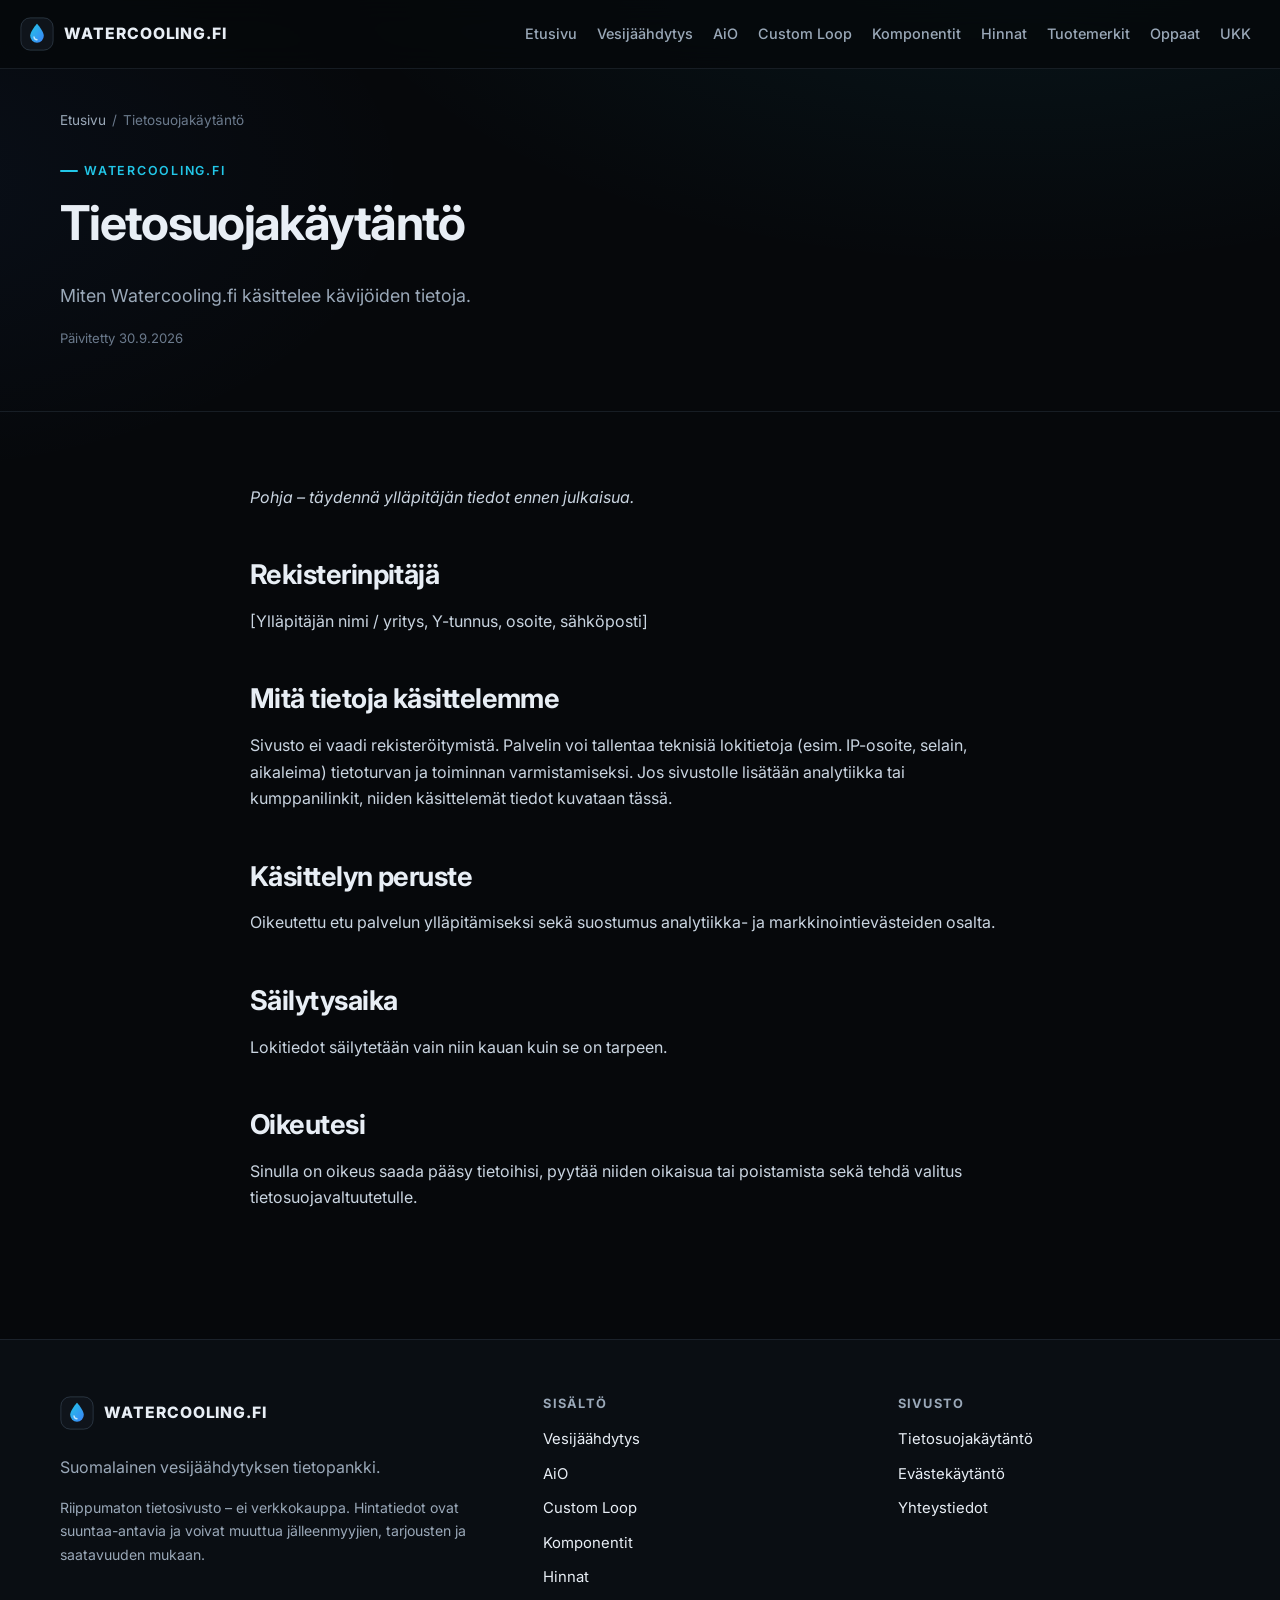
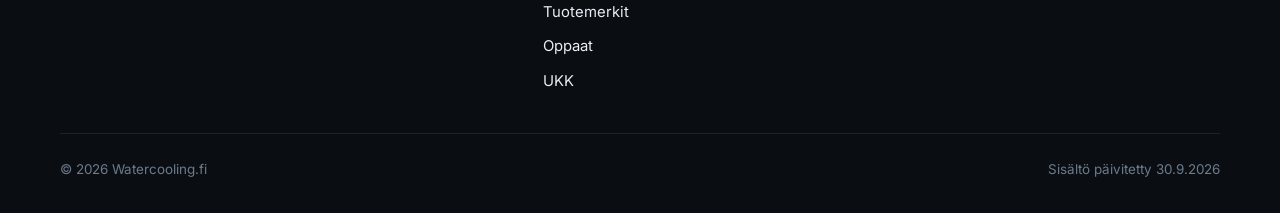
<file: tietosuoja.html>
<!doctype html>
<html lang="fi" class="no-js">
<head>
<meta charset="utf-8">
<meta name="viewport" content="width=device-width, initial-scale=1">
<title>Tietosuojakäytäntö | Watercooling.fi</title>
<meta name="description" content="Watercooling.fi:n tietosuojakäytäntö.">
<link rel="canonical" href="https://watercooling.fi/tietosuoja">
<meta name="robots" content="index, follow, max-image-preview:large">
<meta name="theme-color" content="#06080b">
<meta property="og:type" content="website">
<meta property="og:locale" content="fi_FI">
<meta property="og:site_name" content="Watercooling.fi">
<meta property="og:title" content="Tietosuojakäytäntö | Watercooling.fi">
<meta property="og:description" content="Watercooling.fi:n tietosuojakäytäntö.">
<meta property="og:url" content="https://watercooling.fi/tietosuoja">
<meta property="og:image" content="https://watercooling.fi/og-image.png">
<meta property="og:image:width" content="1200">
<meta property="og:image:height" content="630">
<meta name="twitter:card" content="summary_large_image">
<link rel="icon" href="/favicon.svg" type="image/svg+xml">
<link rel="preconnect" href="https://fonts.googleapis.com">
<link rel="preconnect" href="https://fonts.gstatic.com" crossorigin>
<link href="https://fonts.googleapis.com/css2?family=Inter:wght@400;500;600;700;800&display=swap" rel="stylesheet">
<link rel="stylesheet" href="/style.css">
<script type="application/ld+json">
{
 "@context": "https://schema.org",
 "@graph": [
  {
   "@type": "Organization",
   "@id": "https://watercooling.fi/#org",
   "name": "Watercooling.fi",
   "url": "https://watercooling.fi/",
   "logo": "https://watercooling.fi/favicon.svg"
  },
  {
   "@type": "WebSite",
   "@id": "https://watercooling.fi/#website",
   "name": "Watercooling.fi",
   "url": "https://watercooling.fi/",
   "inLanguage": "fi-FI",
   "publisher": {
    "@id": "https://watercooling.fi/#org"
   },
   "description": "Suomalainen vesijäähdytyksen tietopankki"
  },
  {
   "@type": "BreadcrumbList",
   "itemListElement": [
    {
     "@type": "ListItem",
     "position": 1,
     "name": "Etusivu",
     "item": "https://watercooling.fi/"
    },
    {
     "@type": "ListItem",
     "position": 2,
     "name": "Tietosuojakäytäntö",
     "item": "https://watercooling.fi/tietosuoja"
    }
   ]
  }
 ]
}
</script>
</head>
<body>
<a class="skip" href="#sisalto">Siirry sisältöön</a>
<header class="site-header">
  <div class="container header-inner">
    <a class="logo" href="/" aria-label="Watercooling.fi – etusivu"><svg class="logo-mark" viewBox="0 0 40 40" aria-hidden="true"><defs><linearGradient id="lg" x1="0" y1="0" x2="1" y2="1"><stop offset="0" stop-color="#22c7e8"/><stop offset="1" stop-color="#3b82f6"/></linearGradient></defs><rect x="1" y="1" width="38" height="38" rx="11" fill="#0f141b" stroke="rgba(148,178,210,.25)"/><path d="M20 8s8 8.6 8 14.2A8 8 0 0 1 12 22.2C12 16.6 20 8 20 8z" fill="url(#lg)"/><path d="M16.5 23.5a3.6 3.6 0 0 0 3.5 3.3" stroke="#e8f9ff" stroke-width="1.6" fill="none" stroke-linecap="round" opacity=".8"/></svg><span class="logo-text"><span class="logo-name">WATERCOOLING.FI</span><span class="logo-tag">Suomalainen vesijäähdytyksen tietopankki</span></span></a>
    <nav id="main-nav" class="main-nav" aria-label="Päävalikko">
      <ul><li><a href="/">Etusivu</a></li><li><a href="/vesijaahdytys">Vesijäähdytys</a></li><li><a href="/aio">AiO</a></li><li><a href="/custom-loop">Custom Loop</a></li><li><a href="/komponentit">Komponentit</a></li><li><a href="/hinnat">Hinnat</a></li><li><a href="/tuotemerkit">Tuotemerkit</a></li><li><a href="/oppaat">Oppaat</a></li><li><a href="/ukk">UKK</a></li></ul>
      <a class="btn btn-primary nav-cta" href="/hinnat#laskuri">Aloita vesijäähdytyksen suunnittelu →</a>
    </nav>
    <a class="btn btn-primary btn-sm header-cta" href="/hinnat#laskuri">Aloita suunnittelu →</a>
    <button class="nav-toggle" type="button" aria-controls="main-nav" aria-expanded="false" aria-label="Avaa valikko">
      <svg viewBox="0 0 24 24" fill="none" stroke="currentColor" stroke-width="2" stroke-linecap="round" aria-hidden="true"><path d="M4 7h16M4 12h16M4 17h16"/></svg>
    </button>
  </div>
</header>
<main id="sisalto">
<section class="page-hero"><div class="container">
  <nav class="breadcrumbs" aria-label="Murupolku"><ol><li><a href="/">Etusivu</a></li><li aria-current="page">Tietosuojakäytäntö</li></ol></nav>
  <span class="eyebrow">Watercooling.fi</span>
  <h1>Tietosuojakäytäntö</h1>
  <p class="lead">Miten Watercooling.fi käsittelee kävijöiden tietoja.</p>
  <p class="updated">Päivitetty 30.9.2026</p>
</div></section><section class="section"><div class="container narrow"><div class="prose"><p><em>Pohja – täydennä ylläpitäjän tiedot ennen julkaisua.</em></p>
<h2>Rekisterinpitäjä</h2><p>[Ylläpitäjän nimi / yritys, Y-tunnus, osoite, sähköposti]</p>
<h2>Mitä tietoja käsittelemme</h2><p>Sivusto ei vaadi rekisteröitymistä. Palvelin voi tallentaa teknisiä lokitietoja (esim. IP-osoite, selain, aikaleima) tietoturvan ja toiminnan varmistamiseksi. Jos sivustolle lisätään analytiikka tai kumppanilinkit, niiden käsittelemät tiedot kuvataan tässä.</p>
<h2>Käsittelyn peruste</h2><p>Oikeutettu etu palvelun ylläpitämiseksi sekä suostumus analytiikka- ja markkinointievästeiden osalta.</p>
<h2>Säilytysaika</h2><p>Lokitiedot säilytetään vain niin kauan kuin se on tarpeen.</p>
<h2>Oikeutesi</h2><p>Sinulla on oikeus saada pääsy tietoihisi, pyytää niiden oikaisua tai poistamista sekä tehdä valitus tietosuojavaltuutetulle.</p></div></div></section>
</main>
<footer class="site-footer">
  <div class="container">
    <div class="footer-grid">
      <div>
        <a class="logo" href="/"><svg class="logo-mark" viewBox="0 0 40 40" aria-hidden="true"><defs><linearGradient id="lg" x1="0" y1="0" x2="1" y2="1"><stop offset="0" stop-color="#22c7e8"/><stop offset="1" stop-color="#3b82f6"/></linearGradient></defs><rect x="1" y="1" width="38" height="38" rx="11" fill="#0f141b" stroke="rgba(148,178,210,.25)"/><path d="M20 8s8 8.6 8 14.2A8 8 0 0 1 12 22.2C12 16.6 20 8 20 8z" fill="url(#lg)"/><path d="M16.5 23.5a3.6 3.6 0 0 0 3.5 3.3" stroke="#e8f9ff" stroke-width="1.6" fill="none" stroke-linecap="round" opacity=".8"/></svg><span class="logo-text"><span class="logo-name">WATERCOOLING.FI</span></span></a>
        <p class="muted mt-2">Suomalainen vesijäähdytyksen tietopankki.</p>
        <p class="small muted">Riippumaton tietosivusto – ei verkkokauppa. Hintatiedot ovat suuntaa-antavia ja voivat muuttua jälleenmyyjien, tarjousten ja saatavuuden mukaan.</p>
      </div>
      <nav aria-label="Sivuston osiot"><h2>Sisältö</h2><ul><li><a href="/vesijaahdytys">Vesijäähdytys</a></li><li><a href="/aio">AiO</a></li><li><a href="/custom-loop">Custom Loop</a></li><li><a href="/komponentit">Komponentit</a></li><li><a href="/hinnat">Hinnat</a></li><li><a href="/tuotemerkit">Tuotemerkit</a></li><li><a href="/oppaat">Oppaat</a></li><li><a href="/ukk">UKK</a></li></ul></nav>
      <nav aria-label="Tietoa sivustosta"><h2>Sivusto</h2><ul>
        <li><a href="/tietosuoja">Tietosuojakäytäntö</a></li>
        <li><a href="/evasteet">Evästekäytäntö</a></li>
        <li><a href="/yhteystiedot">Yhteystiedot</a></li>
      </ul></nav>
    </div>
    <div class="footer-bottom"><span>© 2026 Watercooling.fi</span><span>Sisältö päivitetty 30.9.2026</span></div>
  </div>
</footer>
<script src="/main.js" defer></script>
</body>
</html>
</file>
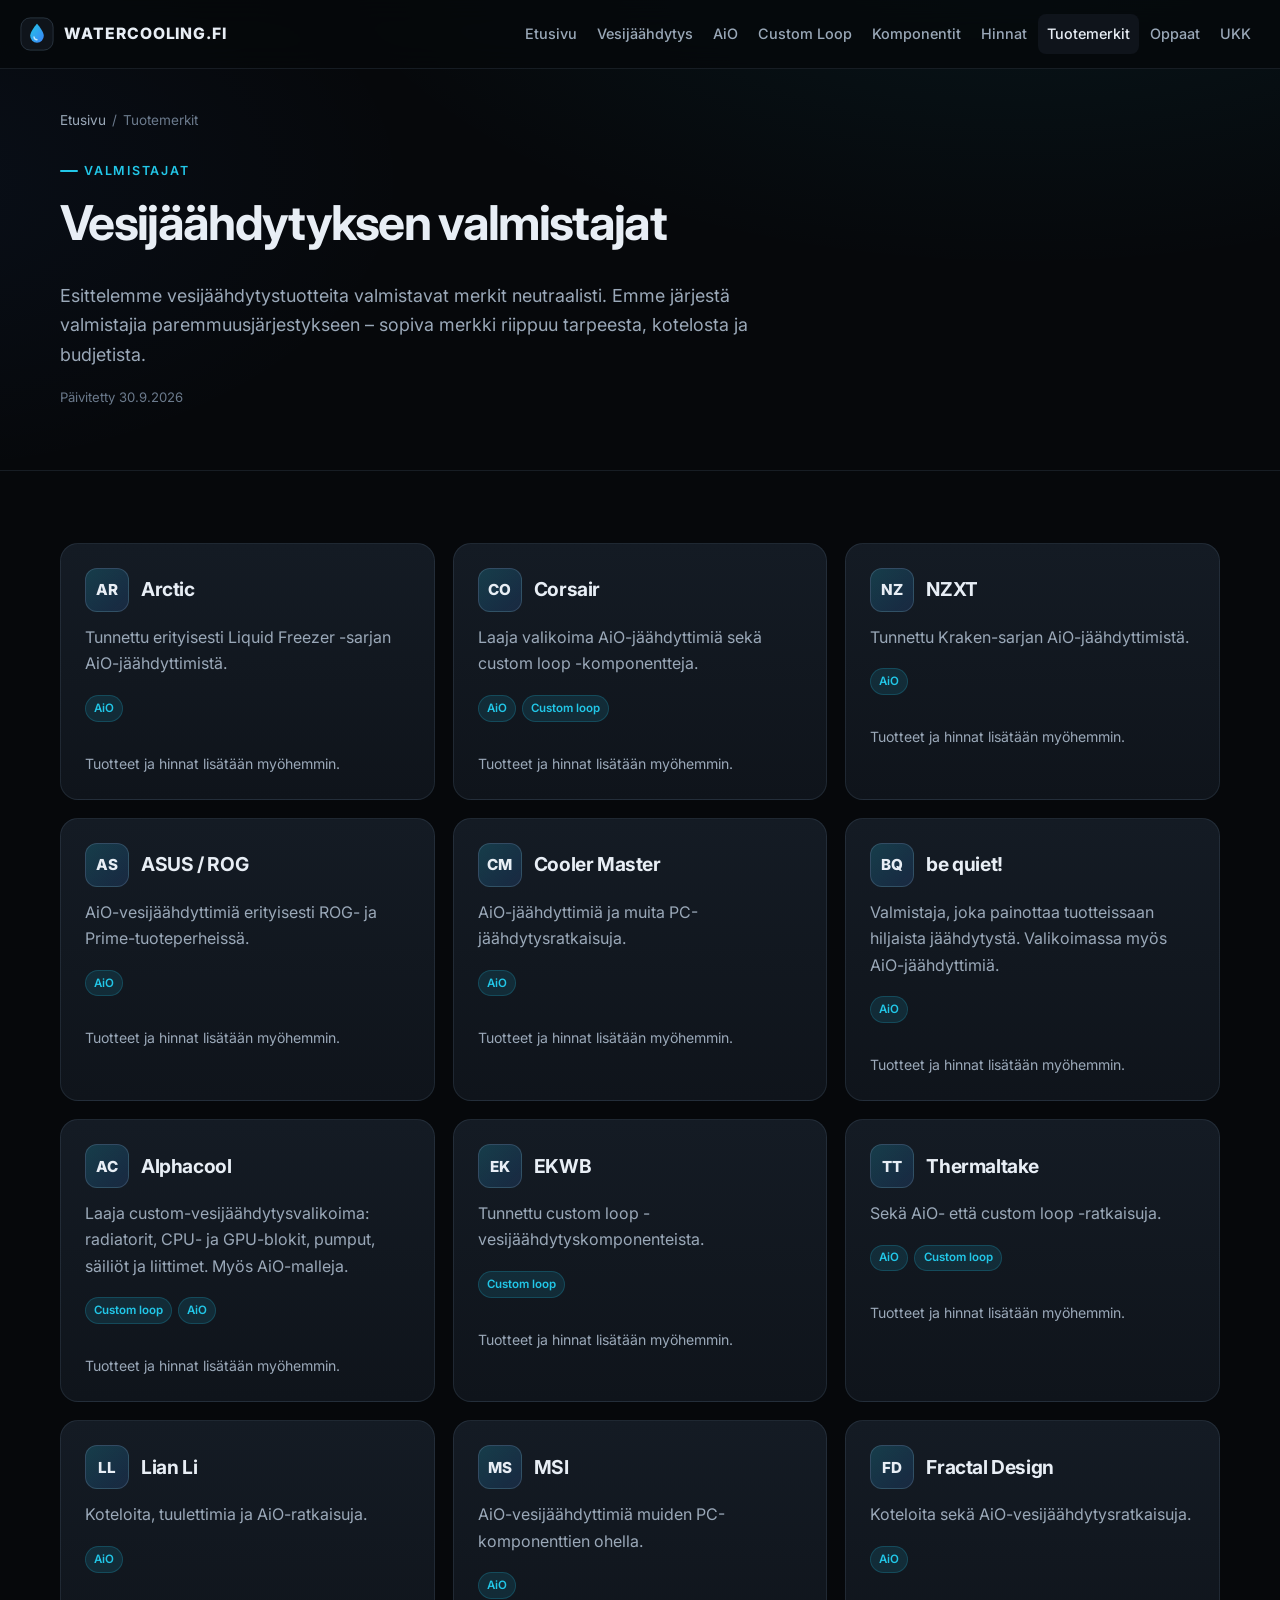
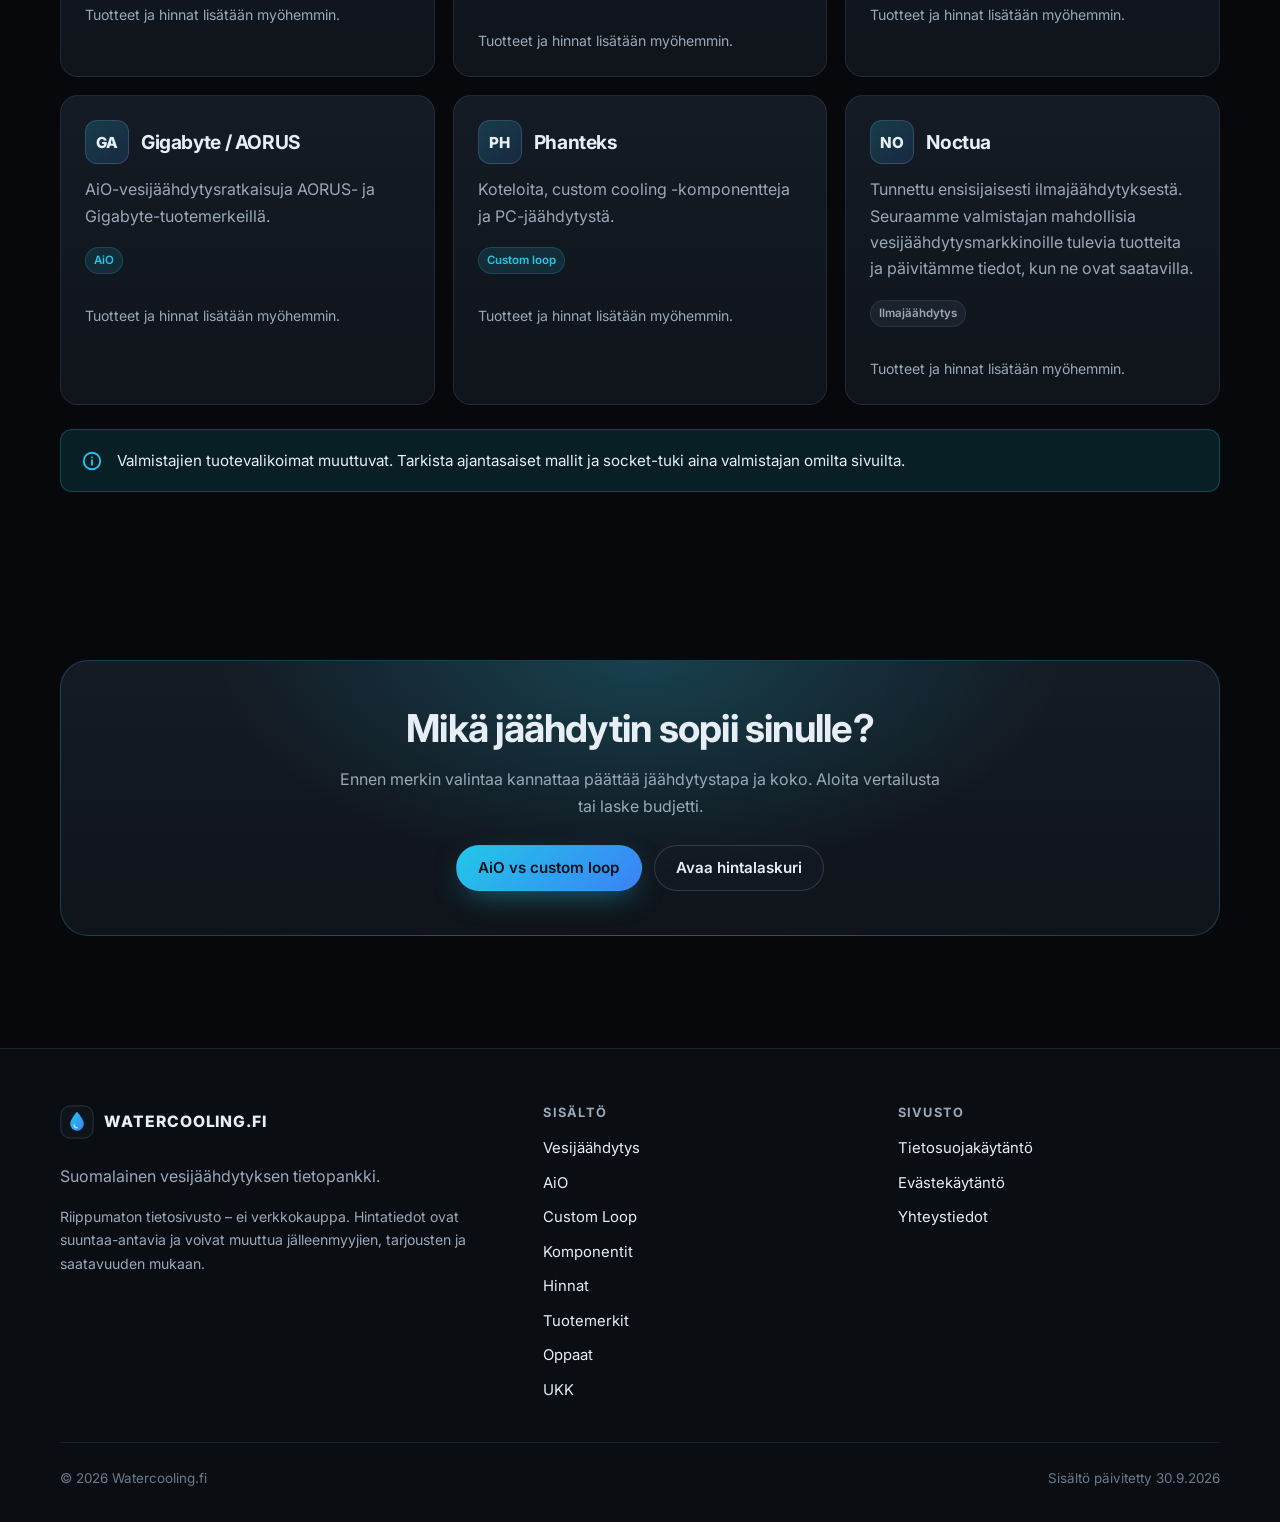
<file: tuotemerkit.html>
<!doctype html>
<html lang="fi" class="no-js">
<head>
<meta charset="utf-8">
<meta name="viewport" content="width=device-width, initial-scale=1">
<title>Vesijäähdytyksen valmistajat – Arctic, Corsair, NZXT, EKWB … | Watercooling.fi</title>
<meta name="description" content="Vesijäähdytyksen valmistajat esiteltynä neutraalisti: Arctic, Corsair, NZXT, ASUS ROG, Cooler Master, be quiet!, Alphacool, EKWB, Thermaltake ja muut.">
<link rel="canonical" href="https://watercooling.fi/tuotemerkit">
<meta name="robots" content="index, follow, max-image-preview:large">
<meta name="theme-color" content="#06080b">
<meta property="og:type" content="website">
<meta property="og:locale" content="fi_FI">
<meta property="og:site_name" content="Watercooling.fi">
<meta property="og:title" content="Vesijäähdytyksen valmistajat – Arctic, Corsair, NZXT, EKWB … | Watercooling.fi">
<meta property="og:description" content="Vesijäähdytyksen valmistajat esiteltynä neutraalisti: Arctic, Corsair, NZXT, ASUS ROG, Cooler Master, be quiet!, Alphacool, EKWB, Thermaltake ja muut.">
<meta property="og:url" content="https://watercooling.fi/tuotemerkit">
<meta property="og:image" content="https://watercooling.fi/og-image.png">
<meta property="og:image:width" content="1200">
<meta property="og:image:height" content="630">
<meta name="twitter:card" content="summary_large_image">
<link rel="icon" href="/favicon.svg" type="image/svg+xml">
<link rel="preconnect" href="https://fonts.googleapis.com">
<link rel="preconnect" href="https://fonts.gstatic.com" crossorigin>
<link href="https://fonts.googleapis.com/css2?family=Inter:wght@400;500;600;700;800&display=swap" rel="stylesheet">
<link rel="stylesheet" href="/style.css">
<script type="application/ld+json">
{
 "@context": "https://schema.org",
 "@graph": [
  {
   "@type": "Organization",
   "@id": "https://watercooling.fi/#org",
   "name": "Watercooling.fi",
   "url": "https://watercooling.fi/",
   "logo": "https://watercooling.fi/favicon.svg"
  },
  {
   "@type": "WebSite",
   "@id": "https://watercooling.fi/#website",
   "name": "Watercooling.fi",
   "url": "https://watercooling.fi/",
   "inLanguage": "fi-FI",
   "publisher": {
    "@id": "https://watercooling.fi/#org"
   },
   "description": "Suomalainen vesijäähdytyksen tietopankki"
  },
  {
   "@type": "BreadcrumbList",
   "itemListElement": [
    {
     "@type": "ListItem",
     "position": 1,
     "name": "Etusivu",
     "item": "https://watercooling.fi/"
    },
    {
     "@type": "ListItem",
     "position": 2,
     "name": "Tuotemerkit",
     "item": "https://watercooling.fi/tuotemerkit"
    }
   ]
  },
  {
   "@type": "ItemList",
   "name": "Vesijäähdytyksen valmistajat",
   "itemListElement": [
    {
     "@type": "ListItem",
     "position": 1,
     "item": {
      "@type": "Brand",
      "name": "Arctic"
     }
    },
    {
     "@type": "ListItem",
     "position": 2,
     "item": {
      "@type": "Brand",
      "name": "Corsair"
     }
    },
    {
     "@type": "ListItem",
     "position": 3,
     "item": {
      "@type": "Brand",
      "name": "NZXT"
     }
    },
    {
     "@type": "ListItem",
     "position": 4,
     "item": {
      "@type": "Brand",
      "name": "ASUS / ROG"
     }
    },
    {
     "@type": "ListItem",
     "position": 5,
     "item": {
      "@type": "Brand",
      "name": "Cooler Master"
     }
    },
    {
     "@type": "ListItem",
     "position": 6,
     "item": {
      "@type": "Brand",
      "name": "be quiet!"
     }
    },
    {
     "@type": "ListItem",
     "position": 7,
     "item": {
      "@type": "Brand",
      "name": "Alphacool"
     }
    },
    {
     "@type": "ListItem",
     "position": 8,
     "item": {
      "@type": "Brand",
      "name": "EKWB"
     }
    },
    {
     "@type": "ListItem",
     "position": 9,
     "item": {
      "@type": "Brand",
      "name": "Thermaltake"
     }
    },
    {
     "@type": "ListItem",
     "position": 10,
     "item": {
      "@type": "Brand",
      "name": "Lian Li"
     }
    },
    {
     "@type": "ListItem",
     "position": 11,
     "item": {
      "@type": "Brand",
      "name": "MSI"
     }
    },
    {
     "@type": "ListItem",
     "position": 12,
     "item": {
      "@type": "Brand",
      "name": "Fractal Design"
     }
    },
    {
     "@type": "ListItem",
     "position": 13,
     "item": {
      "@type": "Brand",
      "name": "Gigabyte / AORUS"
     }
    },
    {
     "@type": "ListItem",
     "position": 14,
     "item": {
      "@type": "Brand",
      "name": "Phanteks"
     }
    },
    {
     "@type": "ListItem",
     "position": 15,
     "item": {
      "@type": "Brand",
      "name": "Noctua"
     }
    }
   ]
  }
 ]
}
</script>
</head>
<body>
<a class="skip" href="#sisalto">Siirry sisältöön</a>
<header class="site-header">
  <div class="container header-inner">
    <a class="logo" href="/" aria-label="Watercooling.fi – etusivu"><svg class="logo-mark" viewBox="0 0 40 40" aria-hidden="true"><defs><linearGradient id="lg" x1="0" y1="0" x2="1" y2="1"><stop offset="0" stop-color="#22c7e8"/><stop offset="1" stop-color="#3b82f6"/></linearGradient></defs><rect x="1" y="1" width="38" height="38" rx="11" fill="#0f141b" stroke="rgba(148,178,210,.25)"/><path d="M20 8s8 8.6 8 14.2A8 8 0 0 1 12 22.2C12 16.6 20 8 20 8z" fill="url(#lg)"/><path d="M16.5 23.5a3.6 3.6 0 0 0 3.5 3.3" stroke="#e8f9ff" stroke-width="1.6" fill="none" stroke-linecap="round" opacity=".8"/></svg><span class="logo-text"><span class="logo-name">WATERCOOLING.FI</span><span class="logo-tag">Suomalainen vesijäähdytyksen tietopankki</span></span></a>
    <nav id="main-nav" class="main-nav" aria-label="Päävalikko">
      <ul><li><a href="/">Etusivu</a></li><li><a href="/vesijaahdytys">Vesijäähdytys</a></li><li><a href="/aio">AiO</a></li><li><a href="/custom-loop">Custom Loop</a></li><li><a href="/komponentit">Komponentit</a></li><li><a href="/hinnat">Hinnat</a></li><li><a href="/tuotemerkit" aria-current="page">Tuotemerkit</a></li><li><a href="/oppaat">Oppaat</a></li><li><a href="/ukk">UKK</a></li></ul>
      <a class="btn btn-primary nav-cta" href="/hinnat#laskuri">Aloita vesijäähdytyksen suunnittelu →</a>
    </nav>
    <a class="btn btn-primary btn-sm header-cta" href="/hinnat#laskuri">Aloita suunnittelu →</a>
    <button class="nav-toggle" type="button" aria-controls="main-nav" aria-expanded="false" aria-label="Avaa valikko">
      <svg viewBox="0 0 24 24" fill="none" stroke="currentColor" stroke-width="2" stroke-linecap="round" aria-hidden="true"><path d="M4 7h16M4 12h16M4 17h16"/></svg>
    </button>
  </div>
</header>
<main id="sisalto">
<section class="page-hero"><div class="container">
  <nav class="breadcrumbs" aria-label="Murupolku"><ol><li><a href="/">Etusivu</a></li><li aria-current="page">Tuotemerkit</li></ol></nav>
  <span class="eyebrow">Valmistajat</span>
  <h1>Vesijäähdytyksen valmistajat</h1>
  <p class="lead">Esittelemme vesijäähdytystuotteita valmistavat merkit neutraalisti. Emme järjestä valmistajia paremmuusjärjestykseen – sopiva merkki riippuu tarpeesta, kotelosta ja budjetista.</p>
  <p class="updated">Päivitetty 30.9.2026</p>
</div></section><section class="section" id="valmistajat"><div class="container"><div class="grid grid-3"><article class="card reveal"><div class="brand-head"><span class="brand-mono" aria-hidden="true">AR</span><h3>Arctic</h3></div><p class="muted">Tunnettu erityisesti Liquid Freezer -sarjan AiO-jäähdyttimistä.</p><div><span class="tag">AiO</span></div><p class="small muted mt-2" style="margin-bottom:0">Tuotteet ja hinnat lisätään myöhemmin.</p></article><article class="card reveal"><div class="brand-head"><span class="brand-mono" aria-hidden="true">CO</span><h3>Corsair</h3></div><p class="muted">Laaja valikoima AiO-jäähdyttimiä sekä custom loop -komponentteja.</p><div><span class="tag">AiO</span><span class="tag">Custom loop</span></div><p class="small muted mt-2" style="margin-bottom:0">Tuotteet ja hinnat lisätään myöhemmin.</p></article><article class="card reveal"><div class="brand-head"><span class="brand-mono" aria-hidden="true">NZ</span><h3>NZXT</h3></div><p class="muted">Tunnettu Kraken-sarjan AiO-jäähdyttimistä.</p><div><span class="tag">AiO</span></div><p class="small muted mt-2" style="margin-bottom:0">Tuotteet ja hinnat lisätään myöhemmin.</p></article><article class="card reveal"><div class="brand-head"><span class="brand-mono" aria-hidden="true">AS</span><h3>ASUS / ROG</h3></div><p class="muted">AiO-vesijäähdyttimiä erityisesti ROG- ja Prime-tuoteperheissä.</p><div><span class="tag">AiO</span></div><p class="small muted mt-2" style="margin-bottom:0">Tuotteet ja hinnat lisätään myöhemmin.</p></article><article class="card reveal"><div class="brand-head"><span class="brand-mono" aria-hidden="true">CM</span><h3>Cooler Master</h3></div><p class="muted">AiO-jäähdyttimiä ja muita PC-jäähdytysratkaisuja.</p><div><span class="tag">AiO</span></div><p class="small muted mt-2" style="margin-bottom:0">Tuotteet ja hinnat lisätään myöhemmin.</p></article><article class="card reveal"><div class="brand-head"><span class="brand-mono" aria-hidden="true">BQ</span><h3>be quiet!</h3></div><p class="muted">Valmistaja, joka painottaa tuotteissaan hiljaista jäähdytystä. Valikoimassa myös AiO-jäähdyttimiä.</p><div><span class="tag">AiO</span></div><p class="small muted mt-2" style="margin-bottom:0">Tuotteet ja hinnat lisätään myöhemmin.</p></article><article class="card reveal"><div class="brand-head"><span class="brand-mono" aria-hidden="true">AC</span><h3>Alphacool</h3></div><p class="muted">Laaja custom-vesijäähdytysvalikoima: radiatorit, CPU- ja GPU-blokit, pumput, säiliöt ja liittimet. Myös AiO-malleja.</p><div><span class="tag">Custom loop</span><span class="tag">AiO</span></div><p class="small muted mt-2" style="margin-bottom:0">Tuotteet ja hinnat lisätään myöhemmin.</p></article><article class="card reveal"><div class="brand-head"><span class="brand-mono" aria-hidden="true">EK</span><h3>EKWB</h3></div><p class="muted">Tunnettu custom loop -vesijäähdytyskomponenteista.</p><div><span class="tag">Custom loop</span></div><p class="small muted mt-2" style="margin-bottom:0">Tuotteet ja hinnat lisätään myöhemmin.</p></article><article class="card reveal"><div class="brand-head"><span class="brand-mono" aria-hidden="true">TT</span><h3>Thermaltake</h3></div><p class="muted">Sekä AiO- että custom loop -ratkaisuja.</p><div><span class="tag">AiO</span><span class="tag">Custom loop</span></div><p class="small muted mt-2" style="margin-bottom:0">Tuotteet ja hinnat lisätään myöhemmin.</p></article><article class="card reveal"><div class="brand-head"><span class="brand-mono" aria-hidden="true">LL</span><h3>Lian Li</h3></div><p class="muted">Koteloita, tuulettimia ja AiO-ratkaisuja.</p><div><span class="tag">AiO</span></div><p class="small muted mt-2" style="margin-bottom:0">Tuotteet ja hinnat lisätään myöhemmin.</p></article><article class="card reveal"><div class="brand-head"><span class="brand-mono" aria-hidden="true">MS</span><h3>MSI</h3></div><p class="muted">AiO-vesijäähdyttimiä muiden PC-komponenttien ohella.</p><div><span class="tag">AiO</span></div><p class="small muted mt-2" style="margin-bottom:0">Tuotteet ja hinnat lisätään myöhemmin.</p></article><article class="card reveal"><div class="brand-head"><span class="brand-mono" aria-hidden="true">FD</span><h3>Fractal Design</h3></div><p class="muted">Koteloita sekä AiO-vesijäähdytysratkaisuja.</p><div><span class="tag">AiO</span></div><p class="small muted mt-2" style="margin-bottom:0">Tuotteet ja hinnat lisätään myöhemmin.</p></article><article class="card reveal"><div class="brand-head"><span class="brand-mono" aria-hidden="true">GA</span><h3>Gigabyte / AORUS</h3></div><p class="muted">AiO-vesijäähdytysratkaisuja AORUS- ja Gigabyte-tuotemerkeillä.</p><div><span class="tag">AiO</span></div><p class="small muted mt-2" style="margin-bottom:0">Tuotteet ja hinnat lisätään myöhemmin.</p></article><article class="card reveal"><div class="brand-head"><span class="brand-mono" aria-hidden="true">PH</span><h3>Phanteks</h3></div><p class="muted">Koteloita, custom cooling -komponentteja ja PC-jäähdytystä.</p><div><span class="tag">Custom loop</span></div><p class="small muted mt-2" style="margin-bottom:0">Tuotteet ja hinnat lisätään myöhemmin.</p></article><article class="card reveal"><div class="brand-head"><span class="brand-mono" aria-hidden="true">NO</span><h3>Noctua</h3></div><p class="muted">Tunnettu ensisijaisesti ilmajäähdytyksestä. Seuraamme valmistajan mahdollisia vesijäähdytysmarkkinoille tulevia tuotteita ja päivitämme tiedot, kun ne ovat saatavilla.</p><div><span class="tag tag-muted">Ilmajäähdytys</span></div><p class="small muted mt-2" style="margin-bottom:0">Tuotteet ja hinnat lisätään myöhemmin.</p></article></div><div class="infobox" role="note"><svg viewBox="0 0 24 24" fill="none" stroke="currentColor" stroke-width="2" stroke-linecap="round" aria-hidden="true"><circle cx="12" cy="12" r="9"/><path d="M12 11v5M12 8h.01"/></svg><div><p>Valmistajien tuotevalikoimat muuttuvat. Tarkista ajantasaiset mallit ja socket-tuki aina valmistajan omilta sivuilta.</p></div></div></div></section><section class="section"><div class="container"><div class="cta-band reveal">
  <h2>Mikä jäähdytin sopii sinulle?</h2><p>Ennen merkin valintaa kannattaa päättää jäähdytystapa ja koko. Aloita vertailusta tai laske budjetti.</p>
  <div class="btn-row"><a class="btn btn-primary" href="/#vertailu">AiO vs custom loop</a><a class="btn btn-ghost" href="/hinnat#laskuri">Avaa hintalaskuri</a></div>
</div></div></section>
</main>
<footer class="site-footer">
  <div class="container">
    <div class="footer-grid">
      <div>
        <a class="logo" href="/"><svg class="logo-mark" viewBox="0 0 40 40" aria-hidden="true"><defs><linearGradient id="lg" x1="0" y1="0" x2="1" y2="1"><stop offset="0" stop-color="#22c7e8"/><stop offset="1" stop-color="#3b82f6"/></linearGradient></defs><rect x="1" y="1" width="38" height="38" rx="11" fill="#0f141b" stroke="rgba(148,178,210,.25)"/><path d="M20 8s8 8.6 8 14.2A8 8 0 0 1 12 22.2C12 16.6 20 8 20 8z" fill="url(#lg)"/><path d="M16.5 23.5a3.6 3.6 0 0 0 3.5 3.3" stroke="#e8f9ff" stroke-width="1.6" fill="none" stroke-linecap="round" opacity=".8"/></svg><span class="logo-text"><span class="logo-name">WATERCOOLING.FI</span></span></a>
        <p class="muted mt-2">Suomalainen vesijäähdytyksen tietopankki.</p>
        <p class="small muted">Riippumaton tietosivusto – ei verkkokauppa. Hintatiedot ovat suuntaa-antavia ja voivat muuttua jälleenmyyjien, tarjousten ja saatavuuden mukaan.</p>
      </div>
      <nav aria-label="Sivuston osiot"><h2>Sisältö</h2><ul><li><a href="/vesijaahdytys">Vesijäähdytys</a></li><li><a href="/aio">AiO</a></li><li><a href="/custom-loop">Custom Loop</a></li><li><a href="/komponentit">Komponentit</a></li><li><a href="/hinnat">Hinnat</a></li><li><a href="/tuotemerkit">Tuotemerkit</a></li><li><a href="/oppaat">Oppaat</a></li><li><a href="/ukk">UKK</a></li></ul></nav>
      <nav aria-label="Tietoa sivustosta"><h2>Sivusto</h2><ul>
        <li><a href="/tietosuoja">Tietosuojakäytäntö</a></li>
        <li><a href="/evasteet">Evästekäytäntö</a></li>
        <li><a href="/yhteystiedot">Yhteystiedot</a></li>
      </ul></nav>
    </div>
    <div class="footer-bottom"><span>© 2026 Watercooling.fi</span><span>Sisältö päivitetty 30.9.2026</span></div>
  </div>
</footer>
<script src="/main.js" defer></script>
</body>
</html>
</file>
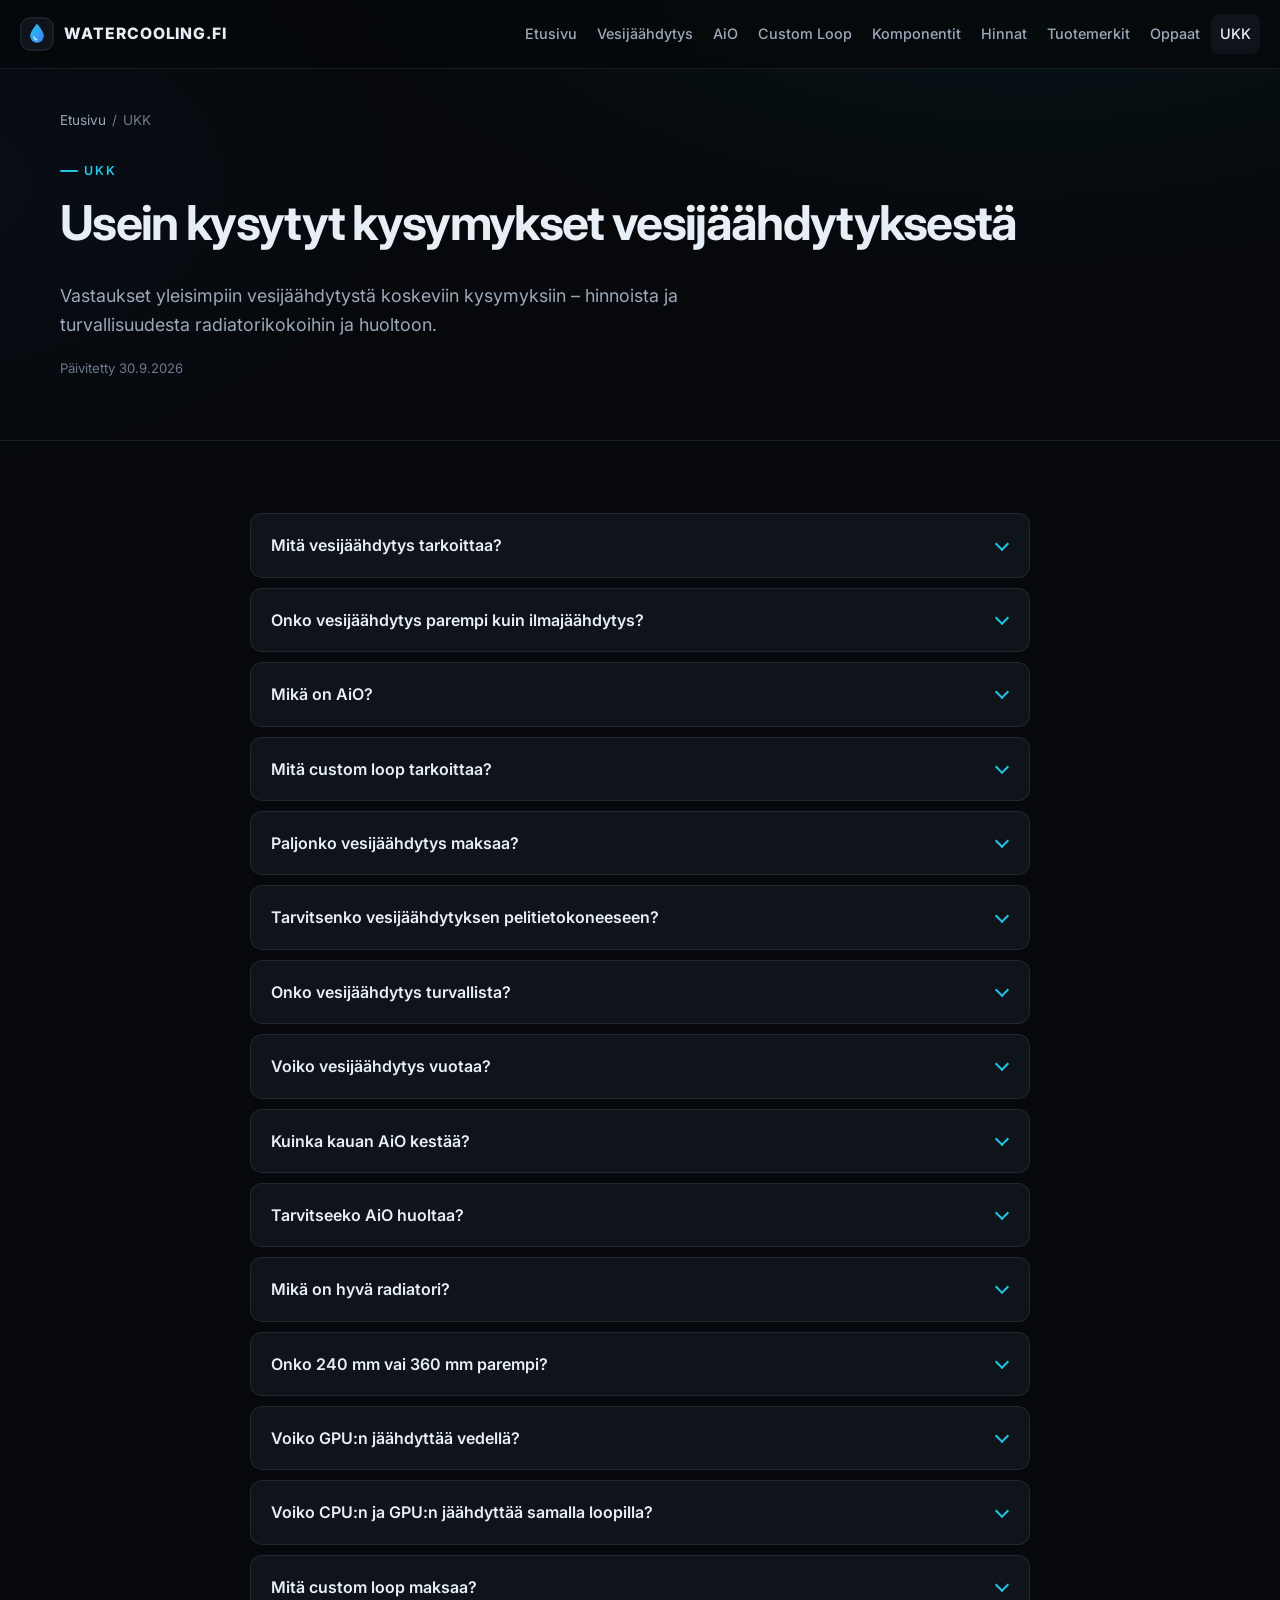
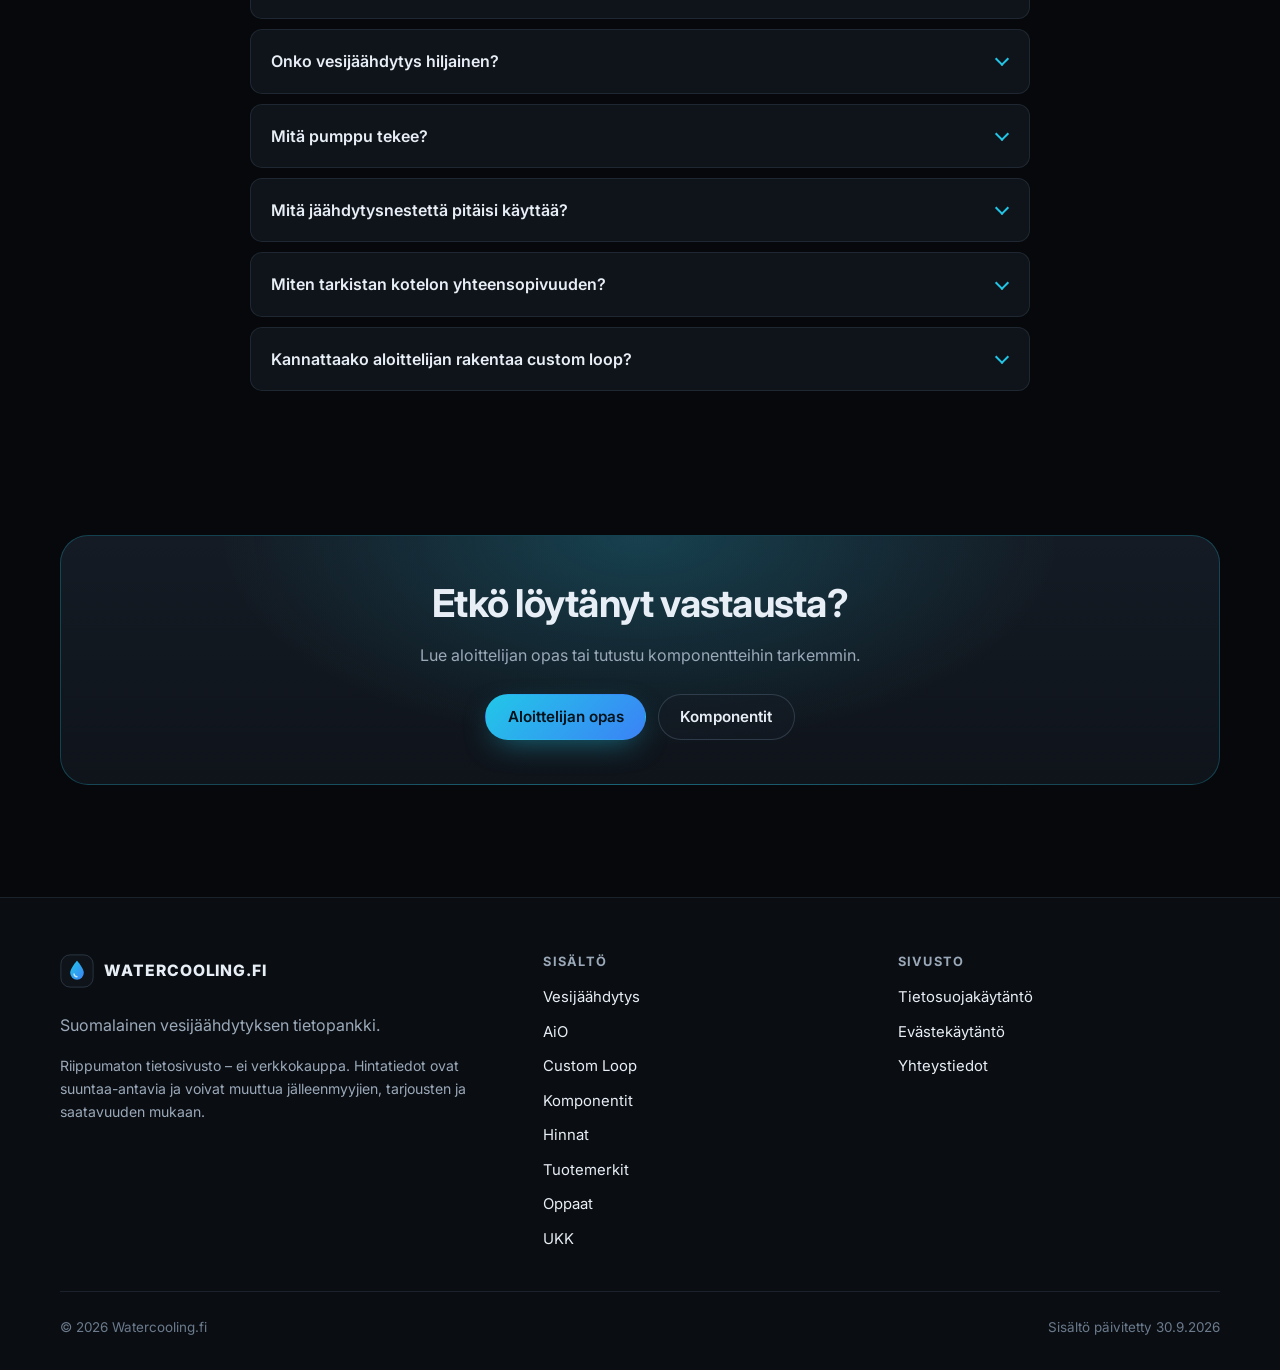
<file: ukk.html>
<!doctype html>
<html lang="fi" class="no-js">
<head>
<meta charset="utf-8">
<meta name="viewport" content="width=device-width, initial-scale=1">
<title>UKK – usein kysyttyä vesijäähdytyksestä | Watercooling.fi</title>
<meta name="description" content="Vastaukset yleisimpiin kysymyksiin vesijäähdytyksestä: onko se parempi kuin ilmajäähdytys, voiko se vuotaa, kuinka kauan AiO kestää ja mitä custom loop maksaa.">
<link rel="canonical" href="https://watercooling.fi/ukk">
<meta name="robots" content="index, follow, max-image-preview:large">
<meta name="theme-color" content="#06080b">
<meta property="og:type" content="website">
<meta property="og:locale" content="fi_FI">
<meta property="og:site_name" content="Watercooling.fi">
<meta property="og:title" content="UKK – usein kysyttyä vesijäähdytyksestä | Watercooling.fi">
<meta property="og:description" content="Vastaukset yleisimpiin kysymyksiin vesijäähdytyksestä: onko se parempi kuin ilmajäähdytys, voiko se vuotaa, kuinka kauan AiO kestää ja mitä custom loop maksaa.">
<meta property="og:url" content="https://watercooling.fi/ukk">
<meta property="og:image" content="https://watercooling.fi/og-image.png">
<meta property="og:image:width" content="1200">
<meta property="og:image:height" content="630">
<meta name="twitter:card" content="summary_large_image">
<link rel="icon" href="/favicon.svg" type="image/svg+xml">
<link rel="preconnect" href="https://fonts.googleapis.com">
<link rel="preconnect" href="https://fonts.gstatic.com" crossorigin>
<link href="https://fonts.googleapis.com/css2?family=Inter:wght@400;500;600;700;800&display=swap" rel="stylesheet">
<link rel="stylesheet" href="/style.css">
<script type="application/ld+json">
{
 "@context": "https://schema.org",
 "@graph": [
  {
   "@type": "Organization",
   "@id": "https://watercooling.fi/#org",
   "name": "Watercooling.fi",
   "url": "https://watercooling.fi/",
   "logo": "https://watercooling.fi/favicon.svg"
  },
  {
   "@type": "WebSite",
   "@id": "https://watercooling.fi/#website",
   "name": "Watercooling.fi",
   "url": "https://watercooling.fi/",
   "inLanguage": "fi-FI",
   "publisher": {
    "@id": "https://watercooling.fi/#org"
   },
   "description": "Suomalainen vesijäähdytyksen tietopankki"
  },
  {
   "@type": "BreadcrumbList",
   "itemListElement": [
    {
     "@type": "ListItem",
     "position": 1,
     "name": "Etusivu",
     "item": "https://watercooling.fi/"
    },
    {
     "@type": "ListItem",
     "position": 2,
     "name": "UKK",
     "item": "https://watercooling.fi/ukk"
    }
   ]
  },
  {
   "@type": "FAQPage",
   "mainEntity": [
    {
     "@type": "Question",
     "name": "Mitä vesijäähdytys tarkoittaa?",
     "acceptedAnswer": {
      "@type": "Answer",
      "text": "Vesijäähdytyksessä komponentin, kuten prosessorin tai näytönohjaimen, lämpö siirretään nesteeseen vesiblokin kautta. Pumppu kierrättää nesteen radiatoriin, josta tuulettimet puhaltavat lämmön ilmaan."
     }
    },
    {
     "@type": "Question",
     "name": "Onko vesijäähdytys parempi kuin ilmajäähdytys?",
     "acceptedAnswer": {
      "@type": "Answer",
      "text": "Ei automaattisesti. Hyvä ilmajäähdytin riittää monelle prosessorille ja on yksinkertainen sekä pitkäikäinen. Vesijäähdytyksestä on yleensä eniten hyötyä, kun lämpökuorma on suuri, kotelossa halutaan tilaa prosessorin ympärille tai kun halutaan jäähdyttää myös näytönohjain. Lopputulos riippuu aina kokoonpanosta."
     }
    },
    {
     "@type": "Question",
     "name": "Mikä on AiO?",
     "acceptedAnswer": {
      "@type": "Answer",
      "text": "AiO eli All-in-One on valmiiksi koottu ja suljettu vesijäähdytin. Paketissa on pumppu, CPU-vesiblokki, letkut, radiatori ja neste. Se asennetaan suunnilleen yhtä helposti kuin ilmajäähdytin, eikä sitä tarvitse täyttää."
     }
    },
    {
     "@type": "Question",
     "name": "Mitä custom loop tarkoittaa?",
     "acceptedAnswer": {
      "@type": "Answer",
      "text": "Custom loop eli avoin vesijäähdytys rakennetaan erillisistä osista: vesiblokeista, pumpusta, säiliöstä, radiatoreista, letkuista ja liittimistä. Se on muokattava ja voi jäähdyttää sekä CPU:n että GPU:n, mutta vaatii suunnittelua ja huoltoa."
     }
    },
    {
     "@type": "Question",
     "name": "Paljonko vesijäähdytys maksaa?",
     "acceptedAnswer": {
      "@type": "Answer",
      "text": "AiO-vesijäähdytin maksaa suuntaa-antavasti noin 50–300 € koosta ja varustelusta riippuen. Custom loop maksaa tyypillisesti useita satoja euroja, CPU+GPU-loop helposti 500 € tai enemmän. Katso tarkemmat hintahaarukat hintasivulta."
     }
    },
    {
     "@type": "Question",
     "name": "Tarvitsenko vesijäähdytyksen pelitietokoneeseen?",
     "acceptedAnswer": {
      "@type": "Answer",
      "text": "Et välttämättä. Moni pelikone toimii hyvin laadukkaalla ilmajäähdyttimellä. Vesijäähdytystä kannattaa harkita erityisesti tehokkaan, paljon virtaa kuluttavan prosessorin kanssa tai jos arvostat tiettyä ulkonäköä tai kotelon tilankäyttöä."
     }
    },
    {
     "@type": "Question",
     "name": "Onko vesijäähdytys turvallista?",
     "acceptedAnswer": {
      "@type": "Answer",
      "text": "Oikein asennettuna vesijäähdytys on yleisesti turvallinen. AiO on tehtaalla suljettu ja testattu. Custom loopissa riskit liittyvät lähinnä asennusvirheisiin, joten vuototesti ennen käynnistystä on välttämätön."
     }
    },
    {
     "@type": "Question",
     "name": "Voiko vesijäähdytys vuotaa?",
     "acceptedAnswer": {
      "@type": "Answer",
      "text": "Voi, vaikka se on harvinaista. Custom loopissa vuotoriski on suurempi, koska liitoksia on enemmän ja ne tehdään itse. Tee aina vuototesti, tarkista liittimet ja seuraa järjestelmää erityisesti ensimmäisten päivien aikana."
     }
    },
    {
     "@type": "Question",
     "name": "Kuinka kauan AiO kestää?",
     "acceptedAnswer": {
      "@type": "Answer",
      "text": "Käyttöikä riippuu tuotteesta, pumpusta ja käyttöolosuhteista. Monet valmistajat antavat AiO:lle useamman vuoden takuun, mikä antaa suuntaa odotettavasta käyttöiästä. Nesteen hidas haihtuminen ja pumpun kuluminen rajoittavat lopulta ikää."
     }
    },
    {
     "@type": "Question",
     "name": "Tarvitseeko AiO huoltaa?",
     "acceptedAnswer": {
      "@type": "Answer",
      "text": "Juuri ei. Riittää, että radiatorin lamellit ja tuulettimet puhdistetaan pölystä säännöllisesti ja pumpun ääniä sekä lämpötiloja seurataan. AiO:ta ei tavallisesti avata eikä täytetä."
     }
    },
    {
     "@type": "Question",
     "name": "Mikä on hyvä radiatori?",
     "acceptedAnswer": {
      "@type": "Answer",
      "text": "Hyvä radiatori on sellainen, joka mahtuu koteloon ja vastaa lämpökuormaa. Pinta-ala, paksuus, lamellitiheys ja tuulettimet vaikuttavat yhdessä. Tiheälamellinen radiatori tarvitsee staattiselta paineeltaan hyviä tuulettimia."
     }
    },
    {
     "@type": "Question",
     "name": "Onko 240 mm vai 360 mm parempi?",
     "acceptedAnswer": {
      "@type": "Answer",
      "text": "360 mm:n radiatorissa on enemmän pinta-alaa, joten se voi poistaa enemmän lämpöä tai tehdä saman työn hiljaisemmin. Se ei kuitenkaan ole aina parempi valinta: kotelotuki, ilmanvaihto, tuulettimet ja prosessorin kulutus ratkaisevat. Kevyellä kuormalla ero voi jäädä pieneksi."
     }
    },
    {
     "@type": "Question",
     "name": "Voiko GPU:n jäähdyttää vedellä?",
     "acceptedAnswer": {
      "@type": "Answer",
      "text": "Voi. Yleisin tapa on vaihtaa näytönohjaimeen full-cover-vesiblokki ja liittää se custom looppiin. Markkinoilla on myös tehtaalla vesijäähdytettyjä näytönohjaimia. GPU-vesijäähdytys on kuitenkin selvästi vaativampi projekti kuin CPU:n AiO."
     }
    },
    {
     "@type": "Question",
     "name": "Voiko CPU:n ja GPU:n jäähdyttää samalla loopilla?",
     "acceptedAnswer": {
      "@type": "Answer",
      "text": "Voi, ja se on custom loopin tyypillisin käyttötarkoitus. Tällöin radiatoripinta-alaa kannattaa mitoittaa molempien komponenttien yhteenlasketun lämpökuorman mukaan."
     }
    },
    {
     "@type": "Question",
     "name": "Mitä custom loop maksaa?",
     "acceptedAnswer": {
      "@type": "Answer",
      "text": "Pelkän prosessorin custom loop maksaa suuntaa-antavasti noin 250–600 €, ja CPU+GPU-loop tyypillisesti noin 400–1 000 € tai enemmän. Hinta riippuu radiatoreista, liittimien määrästä ja siitä, käytetäänkö kovaputkea."
     }
    },
    {
     "@type": "Question",
     "name": "Onko vesijäähdytys hiljainen?",
     "acceptedAnswer": {
      "@type": "Answer",
      "text": "Ei automaattisesti. Melu syntyy pumpusta, tuulettimista, ilmavirrasta ja joskus resonanssista. Suurempi radiatoripinta-ala voi mahdollistaa tuulettimien pienemmät kierrokset, mutta lopputulos riippuu koko järjestelmästä ja säädöistä."
     }
    },
    {
     "@type": "Question",
     "name": "Mitä pumppu tekee?",
     "acceptedAnswer": {
      "@type": "Answer",
      "text": "Pumppu kierrättää jäähdytysnestettä vesiblokeista radiatoreihin ja takaisin. Ilman virtausta lämpö ei siirry pois komponenteilta. Pumpun nopeutta voi usein säätää PWM-ohjauksella."
     }
    },
    {
     "@type": "Question",
     "name": "Mitä jäähdytysnestettä pitäisi käyttää?",
     "acceptedAnswer": {
      "@type": "Answer",
      "text": "Custom loopissa käytetään yleensä vesijäähdytykseen tarkoitettua valmisnestettä tai tislattua vettä korroosion- ja kasvustonestoaineiden kanssa. Hanavettä ei suositella. AiO:ssa neste on valmiina, eikä sitä vaihdeta."
     }
    },
    {
     "@type": "Question",
     "name": "Miten tarkistan kotelon yhteensopivuuden?",
     "acceptedAnswer": {
      "@type": "Answer",
      "text": "Katso kotelon valmistajan teknisistä tiedoista tuetut radiatorikoot ja -paikat (esim. katto, etu, sivu) sekä suurin sallittu paksuus. Huomioi myös emolevyn jäähdytysrivat, RAM-kammat ja tuulettimien paksuus."
     }
    },
    {
     "@type": "Question",
     "name": "Kannattaako aloittelijan rakentaa custom loop?",
     "acceptedAnswer": {
      "@type": "Answer",
      "text": "Se on mahdollista, jos suunnittelee huolella ja varaa aikaa. Moni aloittaa AiO:lla ja siirtyy custom looppiin myöhemmin. Jos rakennat ensimmäisen loopin, aloita joustavilla letkuilla, lue asennusohjeet ja tee perusteellinen vuototesti."
     }
    }
   ]
  }
 ]
}
</script>
</head>
<body>
<a class="skip" href="#sisalto">Siirry sisältöön</a>
<header class="site-header">
  <div class="container header-inner">
    <a class="logo" href="/" aria-label="Watercooling.fi – etusivu"><svg class="logo-mark" viewBox="0 0 40 40" aria-hidden="true"><defs><linearGradient id="lg" x1="0" y1="0" x2="1" y2="1"><stop offset="0" stop-color="#22c7e8"/><stop offset="1" stop-color="#3b82f6"/></linearGradient></defs><rect x="1" y="1" width="38" height="38" rx="11" fill="#0f141b" stroke="rgba(148,178,210,.25)"/><path d="M20 8s8 8.6 8 14.2A8 8 0 0 1 12 22.2C12 16.6 20 8 20 8z" fill="url(#lg)"/><path d="M16.5 23.5a3.6 3.6 0 0 0 3.5 3.3" stroke="#e8f9ff" stroke-width="1.6" fill="none" stroke-linecap="round" opacity=".8"/></svg><span class="logo-text"><span class="logo-name">WATERCOOLING.FI</span><span class="logo-tag">Suomalainen vesijäähdytyksen tietopankki</span></span></a>
    <nav id="main-nav" class="main-nav" aria-label="Päävalikko">
      <ul><li><a href="/">Etusivu</a></li><li><a href="/vesijaahdytys">Vesijäähdytys</a></li><li><a href="/aio">AiO</a></li><li><a href="/custom-loop">Custom Loop</a></li><li><a href="/komponentit">Komponentit</a></li><li><a href="/hinnat">Hinnat</a></li><li><a href="/tuotemerkit">Tuotemerkit</a></li><li><a href="/oppaat">Oppaat</a></li><li><a href="/ukk" aria-current="page">UKK</a></li></ul>
      <a class="btn btn-primary nav-cta" href="/hinnat#laskuri">Aloita vesijäähdytyksen suunnittelu →</a>
    </nav>
    <a class="btn btn-primary btn-sm header-cta" href="/hinnat#laskuri">Aloita suunnittelu →</a>
    <button class="nav-toggle" type="button" aria-controls="main-nav" aria-expanded="false" aria-label="Avaa valikko">
      <svg viewBox="0 0 24 24" fill="none" stroke="currentColor" stroke-width="2" stroke-linecap="round" aria-hidden="true"><path d="M4 7h16M4 12h16M4 17h16"/></svg>
    </button>
  </div>
</header>
<main id="sisalto">
<section class="page-hero"><div class="container">
  <nav class="breadcrumbs" aria-label="Murupolku"><ol><li><a href="/">Etusivu</a></li><li aria-current="page">UKK</li></ol></nav>
  <span class="eyebrow">UKK</span>
  <h1>Usein kysytyt kysymykset vesijäähdytyksestä</h1>
  <p class="lead">Vastaukset yleisimpiin vesijäähdytystä koskeviin kysymyksiin – hinnoista ja turvallisuudesta radiatorikokoihin ja huoltoon.</p>
  <p class="updated">Päivitetty 30.9.2026</p>
</div></section><section class="section" id="kysymykset"><div class="container narrow"><div class="faq"><details><summary>Mitä vesijäähdytys tarkoittaa?</summary><div class="answer"><p>Vesijäähdytyksessä komponentin, kuten prosessorin tai näytönohjaimen, lämpö siirretään nesteeseen vesiblokin kautta. Pumppu kierrättää nesteen radiatoriin, josta tuulettimet puhaltavat lämmön ilmaan.</p></div></details><details><summary>Onko vesijäähdytys parempi kuin ilmajäähdytys?</summary><div class="answer"><p>Ei automaattisesti. Hyvä ilmajäähdytin riittää monelle prosessorille ja on yksinkertainen sekä pitkäikäinen. Vesijäähdytyksestä on yleensä eniten hyötyä, kun lämpökuorma on suuri, kotelossa halutaan tilaa prosessorin ympärille tai kun halutaan jäähdyttää myös näytönohjain. Lopputulos riippuu aina kokoonpanosta.</p></div></details><details><summary>Mikä on AiO?</summary><div class="answer"><p>AiO eli All-in-One on valmiiksi koottu ja suljettu vesijäähdytin. Paketissa on pumppu, CPU-vesiblokki, letkut, radiatori ja neste. Se asennetaan suunnilleen yhtä helposti kuin ilmajäähdytin, eikä sitä tarvitse täyttää.</p></div></details><details><summary>Mitä custom loop tarkoittaa?</summary><div class="answer"><p>Custom loop eli avoin vesijäähdytys rakennetaan erillisistä osista: vesiblokeista, pumpusta, säiliöstä, radiatoreista, letkuista ja liittimistä. Se on muokattava ja voi jäähdyttää sekä CPU:n että GPU:n, mutta vaatii suunnittelua ja huoltoa.</p></div></details><details><summary>Paljonko vesijäähdytys maksaa?</summary><div class="answer"><p>AiO-vesijäähdytin maksaa suuntaa-antavasti noin 50–300 € koosta ja varustelusta riippuen. Custom loop maksaa tyypillisesti useita satoja euroja, CPU+GPU-loop helposti 500 € tai enemmän. Katso tarkemmat hintahaarukat <a href="/hinnat">hintasivulta</a>.</p></div></details><details><summary>Tarvitsenko vesijäähdytyksen pelitietokoneeseen?</summary><div class="answer"><p>Et välttämättä. Moni pelikone toimii hyvin laadukkaalla ilmajäähdyttimellä. Vesijäähdytystä kannattaa harkita erityisesti tehokkaan, paljon virtaa kuluttavan prosessorin kanssa tai jos arvostat tiettyä ulkonäköä tai kotelon tilankäyttöä.</p></div></details><details><summary>Onko vesijäähdytys turvallista?</summary><div class="answer"><p>Oikein asennettuna vesijäähdytys on yleisesti turvallinen. AiO on tehtaalla suljettu ja testattu. Custom loopissa riskit liittyvät lähinnä asennusvirheisiin, joten vuototesti ennen käynnistystä on välttämätön.</p></div></details><details><summary>Voiko vesijäähdytys vuotaa?</summary><div class="answer"><p>Voi, vaikka se on harvinaista. Custom loopissa vuotoriski on suurempi, koska liitoksia on enemmän ja ne tehdään itse. Tee aina vuototesti, tarkista liittimet ja seuraa järjestelmää erityisesti ensimmäisten päivien aikana.</p></div></details><details><summary>Kuinka kauan AiO kestää?</summary><div class="answer"><p>Käyttöikä riippuu tuotteesta, pumpusta ja käyttöolosuhteista. Monet valmistajat antavat AiO:lle useamman vuoden takuun, mikä antaa suuntaa odotettavasta käyttöiästä. Nesteen hidas haihtuminen ja pumpun kuluminen rajoittavat lopulta ikää.</p></div></details><details><summary>Tarvitseeko AiO huoltaa?</summary><div class="answer"><p>Juuri ei. Riittää, että radiatorin lamellit ja tuulettimet puhdistetaan pölystä säännöllisesti ja pumpun ääniä sekä lämpötiloja seurataan. AiO:ta ei tavallisesti avata eikä täytetä.</p></div></details><details><summary>Mikä on hyvä radiatori?</summary><div class="answer"><p>Hyvä radiatori on sellainen, joka mahtuu koteloon ja vastaa lämpökuormaa. Pinta-ala, paksuus, lamellitiheys ja tuulettimet vaikuttavat yhdessä. Tiheälamellinen radiatori tarvitsee staattiselta paineeltaan hyviä tuulettimia.</p></div></details><details><summary>Onko 240 mm vai 360 mm parempi?</summary><div class="answer"><p>360 mm:n radiatorissa on enemmän pinta-alaa, joten se voi poistaa enemmän lämpöä tai tehdä saman työn hiljaisemmin. Se ei kuitenkaan ole aina parempi valinta: kotelotuki, ilmanvaihto, tuulettimet ja prosessorin kulutus ratkaisevat. Kevyellä kuormalla ero voi jäädä pieneksi.</p></div></details><details><summary>Voiko GPU:n jäähdyttää vedellä?</summary><div class="answer"><p>Voi. Yleisin tapa on vaihtaa näytönohjaimeen full-cover-vesiblokki ja liittää se custom looppiin. Markkinoilla on myös tehtaalla vesijäähdytettyjä näytönohjaimia. GPU-vesijäähdytys on kuitenkin selvästi vaativampi projekti kuin CPU:n AiO.</p></div></details><details><summary>Voiko CPU:n ja GPU:n jäähdyttää samalla loopilla?</summary><div class="answer"><p>Voi, ja se on custom loopin tyypillisin käyttötarkoitus. Tällöin radiatoripinta-alaa kannattaa mitoittaa molempien komponenttien yhteenlasketun lämpökuorman mukaan.</p></div></details><details><summary>Mitä custom loop maksaa?</summary><div class="answer"><p>Pelkän prosessorin custom loop maksaa suuntaa-antavasti noin 250–600 €, ja CPU+GPU-loop tyypillisesti noin 400–1 000 € tai enemmän. Hinta riippuu radiatoreista, liittimien määrästä ja siitä, käytetäänkö kovaputkea.</p></div></details><details><summary>Onko vesijäähdytys hiljainen?</summary><div class="answer"><p>Ei automaattisesti. Melu syntyy pumpusta, tuulettimista, ilmavirrasta ja joskus resonanssista. Suurempi radiatoripinta-ala voi mahdollistaa tuulettimien pienemmät kierrokset, mutta lopputulos riippuu koko järjestelmästä ja säädöistä.</p></div></details><details><summary>Mitä pumppu tekee?</summary><div class="answer"><p>Pumppu kierrättää jäähdytysnestettä vesiblokeista radiatoreihin ja takaisin. Ilman virtausta lämpö ei siirry pois komponenteilta. Pumpun nopeutta voi usein säätää PWM-ohjauksella.</p></div></details><details><summary>Mitä jäähdytysnestettä pitäisi käyttää?</summary><div class="answer"><p>Custom loopissa käytetään yleensä vesijäähdytykseen tarkoitettua valmisnestettä tai tislattua vettä korroosion- ja kasvustonestoaineiden kanssa. Hanavettä ei suositella. AiO:ssa neste on valmiina, eikä sitä vaihdeta.</p></div></details><details><summary>Miten tarkistan kotelon yhteensopivuuden?</summary><div class="answer"><p>Katso kotelon valmistajan teknisistä tiedoista tuetut radiatorikoot ja -paikat (esim. katto, etu, sivu) sekä suurin sallittu paksuus. Huomioi myös emolevyn jäähdytysrivat, RAM-kammat ja tuulettimien paksuus.</p></div></details><details><summary>Kannattaako aloittelijan rakentaa custom loop?</summary><div class="answer"><p>Se on mahdollista, jos suunnittelee huolella ja varaa aikaa. Moni aloittaa AiO:lla ja siirtyy custom looppiin myöhemmin. Jos rakennat ensimmäisen loopin, aloita joustavilla letkuilla, lue asennusohjeet ja tee perusteellinen vuototesti.</p></div></details></div></div></section><section class="section"><div class="container"><div class="cta-band reveal">
  <h2>Etkö löytänyt vastausta?</h2><p>Lue aloittelijan opas tai tutustu komponentteihin tarkemmin.</p>
  <div class="btn-row"><a class="btn btn-primary" href="/oppaat/vesijaahdytys-aloittelijalle">Aloittelijan opas</a><a class="btn btn-ghost" href="/komponentit">Komponentit</a></div>
</div></div></section>
</main>
<footer class="site-footer">
  <div class="container">
    <div class="footer-grid">
      <div>
        <a class="logo" href="/"><svg class="logo-mark" viewBox="0 0 40 40" aria-hidden="true"><defs><linearGradient id="lg" x1="0" y1="0" x2="1" y2="1"><stop offset="0" stop-color="#22c7e8"/><stop offset="1" stop-color="#3b82f6"/></linearGradient></defs><rect x="1" y="1" width="38" height="38" rx="11" fill="#0f141b" stroke="rgba(148,178,210,.25)"/><path d="M20 8s8 8.6 8 14.2A8 8 0 0 1 12 22.2C12 16.6 20 8 20 8z" fill="url(#lg)"/><path d="M16.5 23.5a3.6 3.6 0 0 0 3.5 3.3" stroke="#e8f9ff" stroke-width="1.6" fill="none" stroke-linecap="round" opacity=".8"/></svg><span class="logo-text"><span class="logo-name">WATERCOOLING.FI</span></span></a>
        <p class="muted mt-2">Suomalainen vesijäähdytyksen tietopankki.</p>
        <p class="small muted">Riippumaton tietosivusto – ei verkkokauppa. Hintatiedot ovat suuntaa-antavia ja voivat muuttua jälleenmyyjien, tarjousten ja saatavuuden mukaan.</p>
      </div>
      <nav aria-label="Sivuston osiot"><h2>Sisältö</h2><ul><li><a href="/vesijaahdytys">Vesijäähdytys</a></li><li><a href="/aio">AiO</a></li><li><a href="/custom-loop">Custom Loop</a></li><li><a href="/komponentit">Komponentit</a></li><li><a href="/hinnat">Hinnat</a></li><li><a href="/tuotemerkit">Tuotemerkit</a></li><li><a href="/oppaat">Oppaat</a></li><li><a href="/ukk">UKK</a></li></ul></nav>
      <nav aria-label="Tietoa sivustosta"><h2>Sivusto</h2><ul>
        <li><a href="/tietosuoja">Tietosuojakäytäntö</a></li>
        <li><a href="/evasteet">Evästekäytäntö</a></li>
        <li><a href="/yhteystiedot">Yhteystiedot</a></li>
      </ul></nav>
    </div>
    <div class="footer-bottom"><span>© 2026 Watercooling.fi</span><span>Sisältö päivitetty 30.9.2026</span></div>
  </div>
</footer>
<script src="/main.js" defer></script>
</body>
</html>
</file>
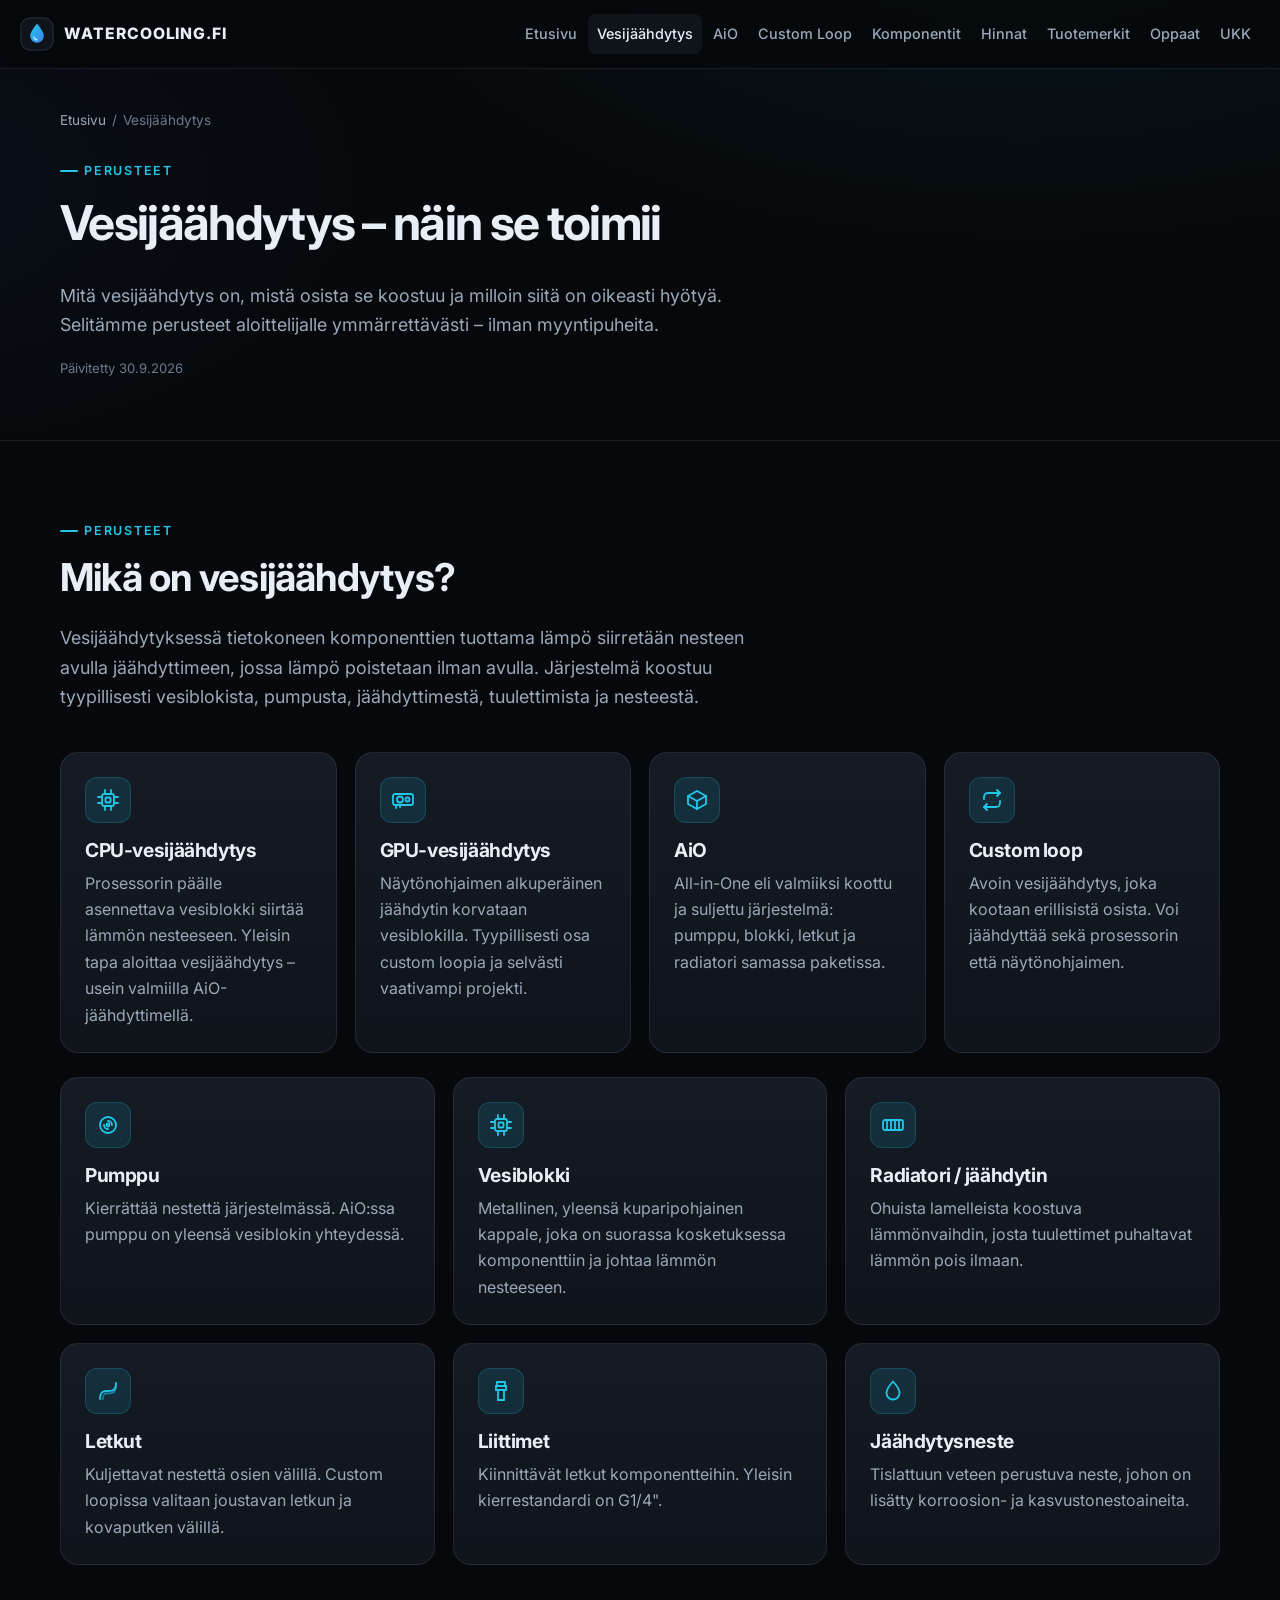
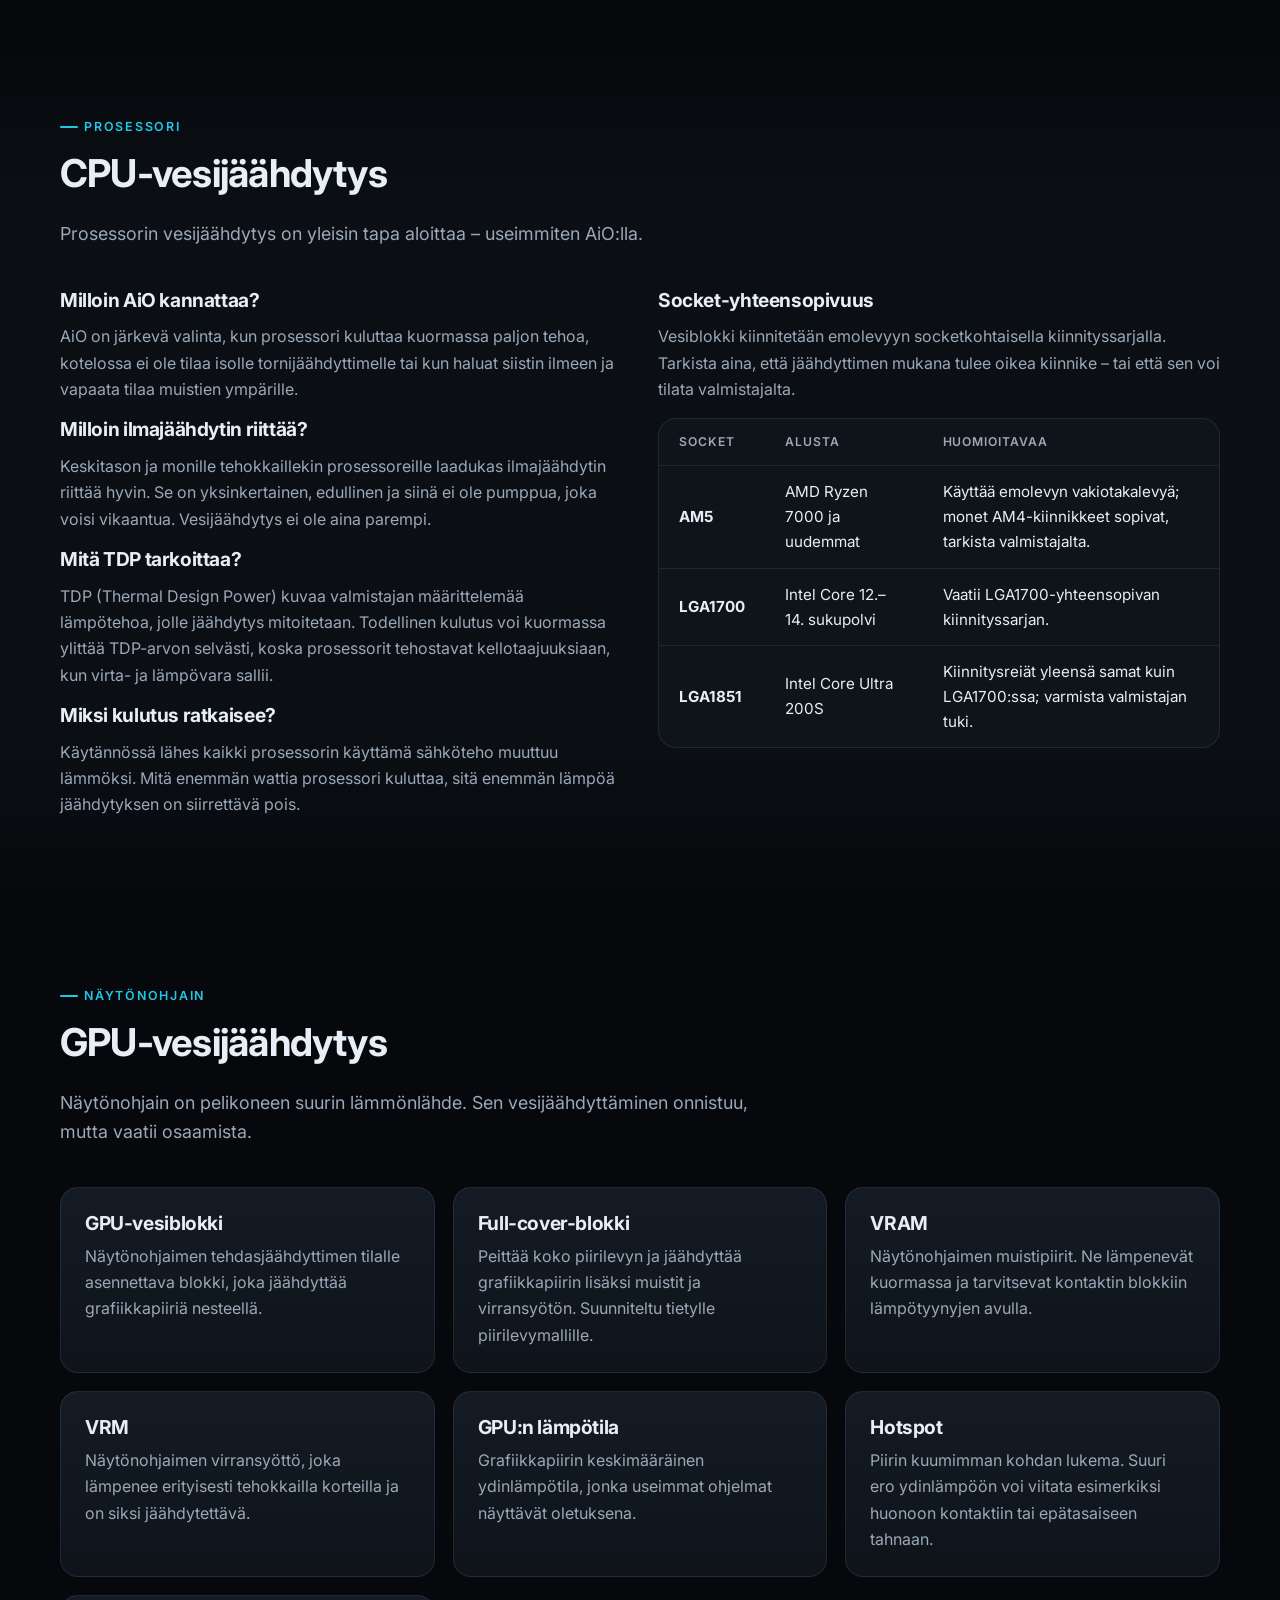
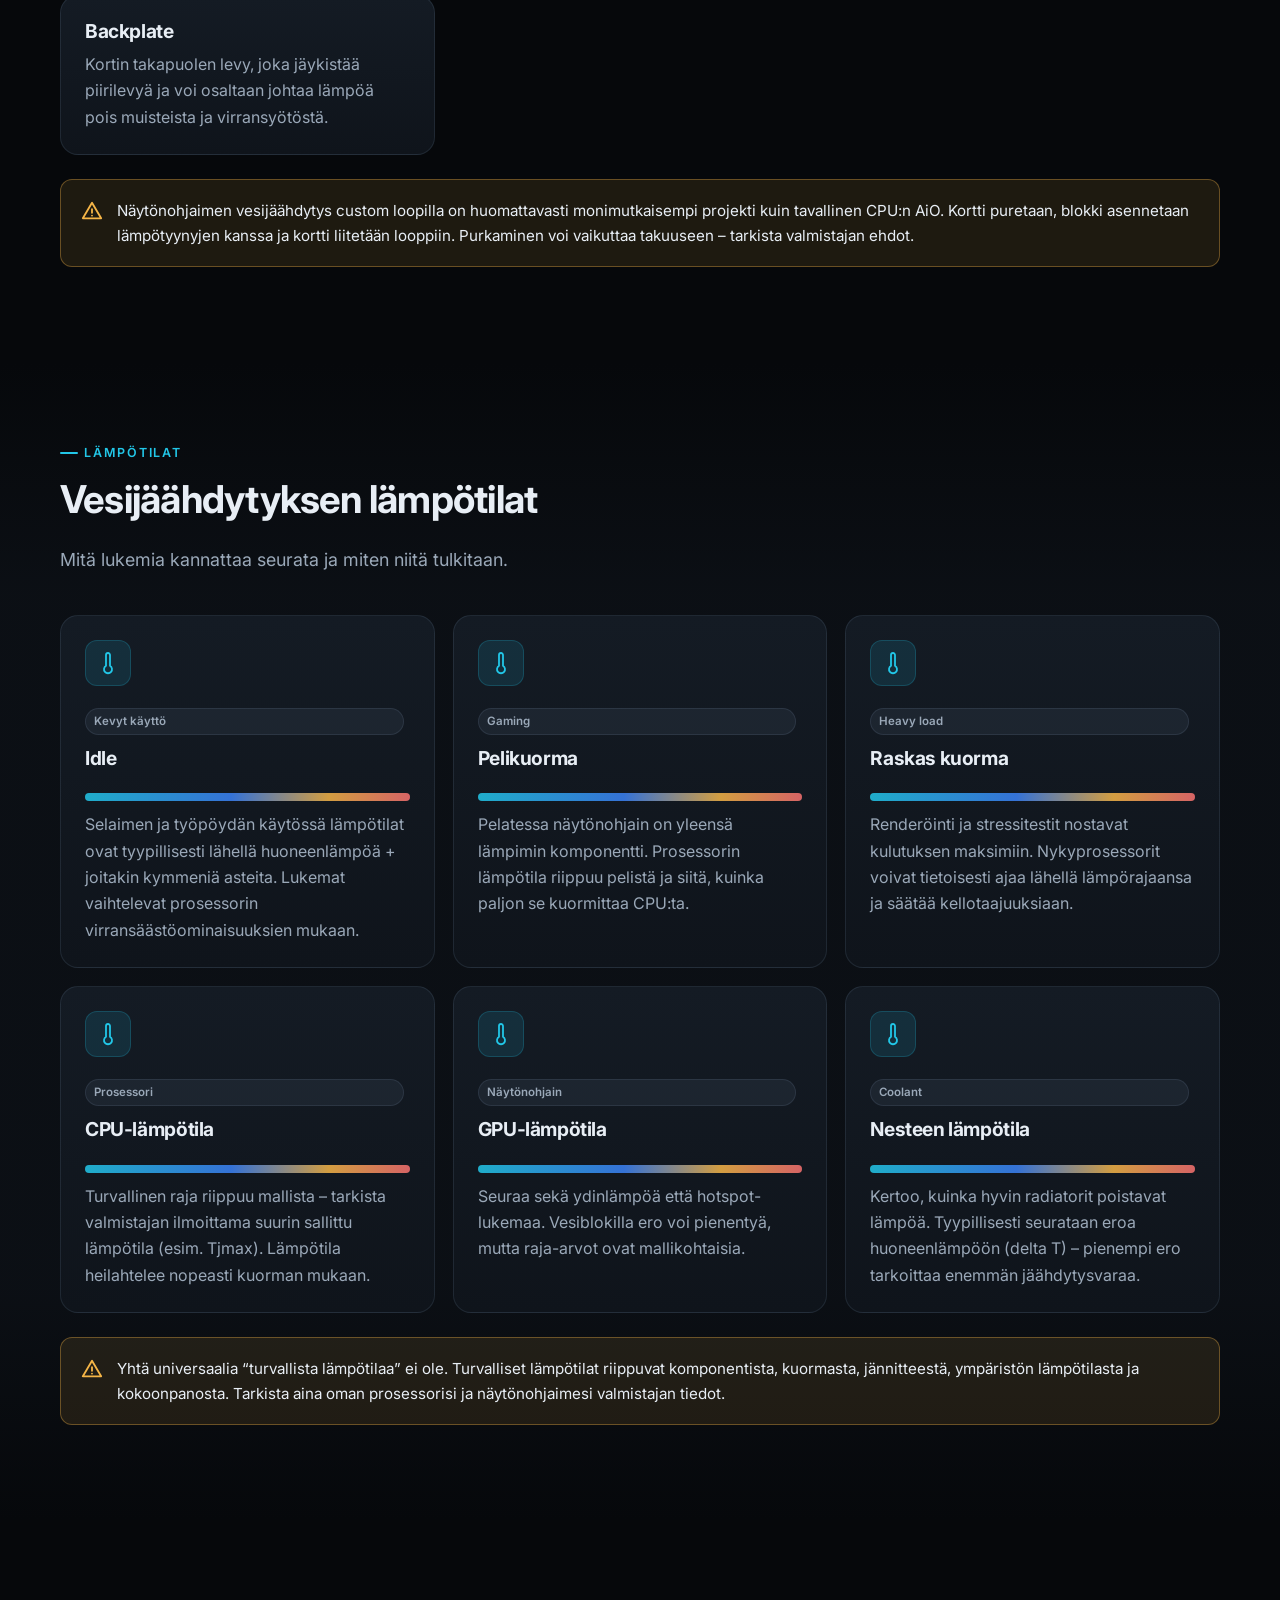
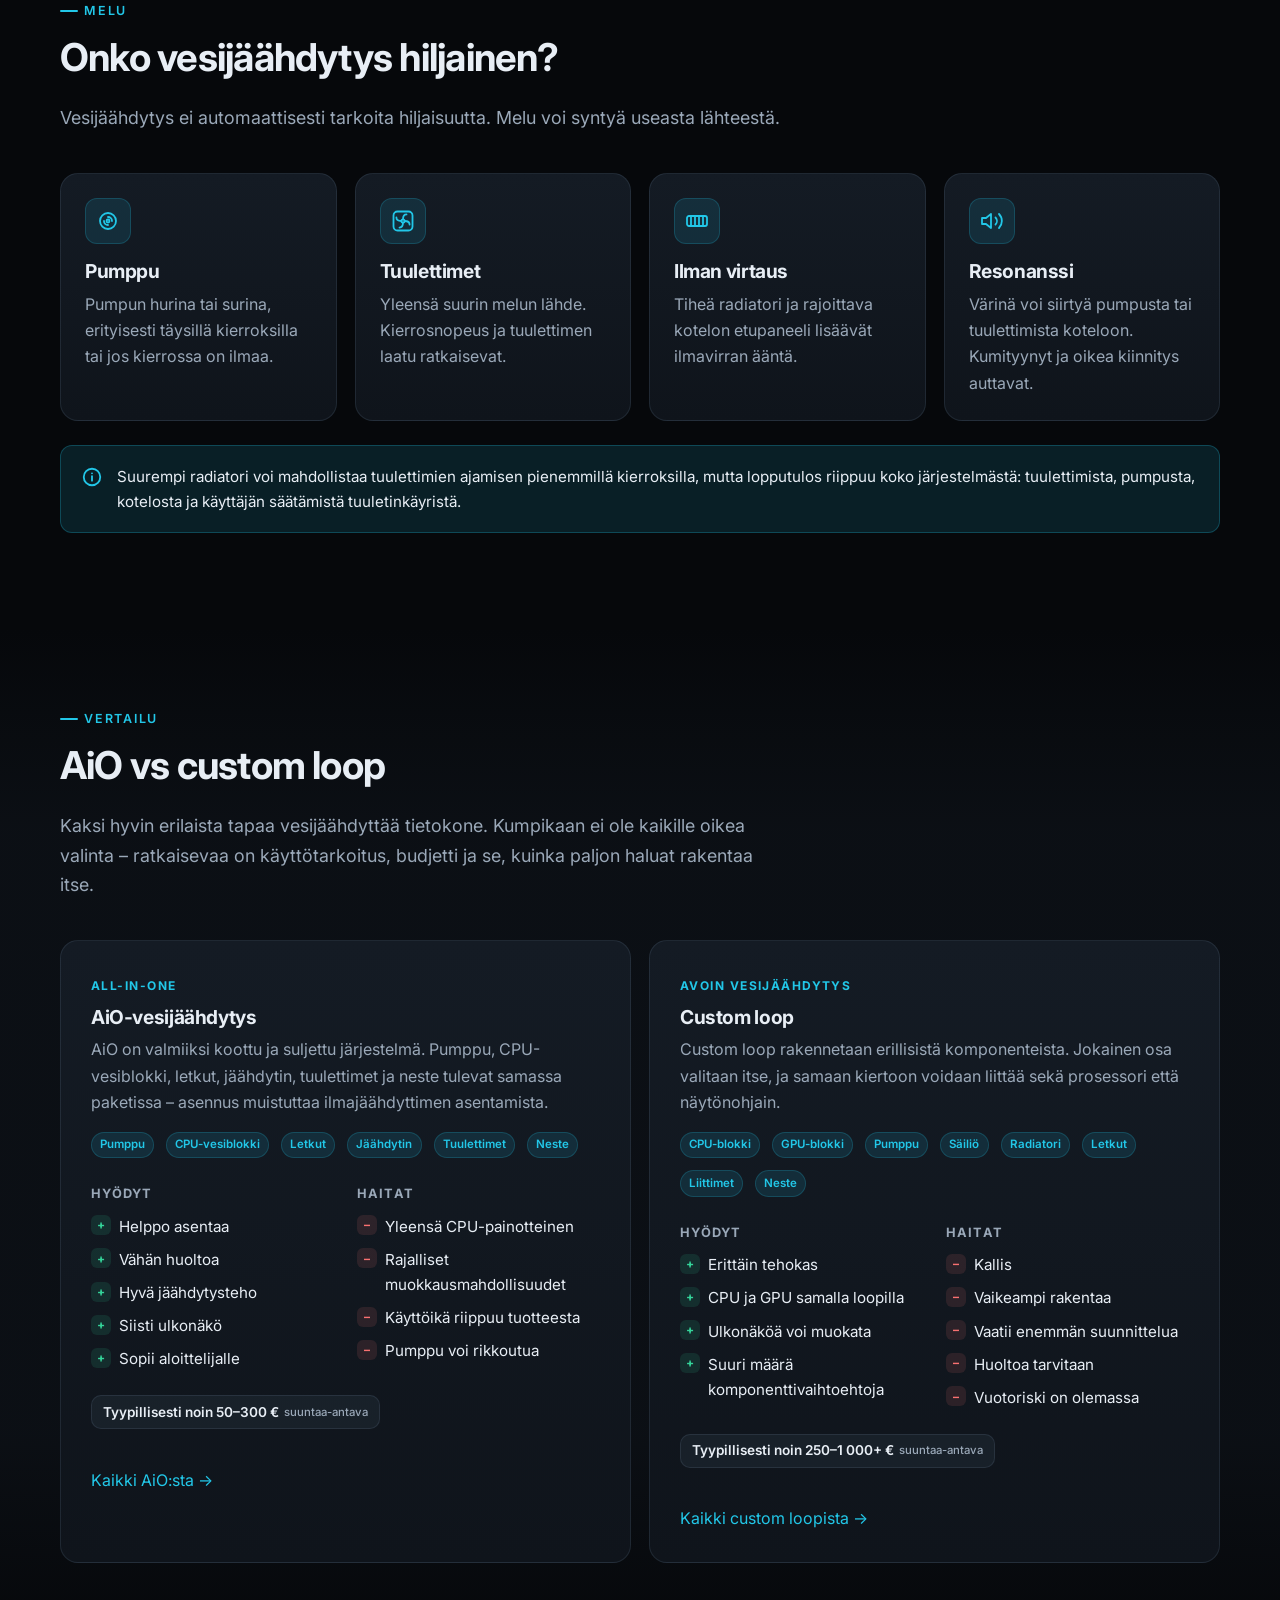
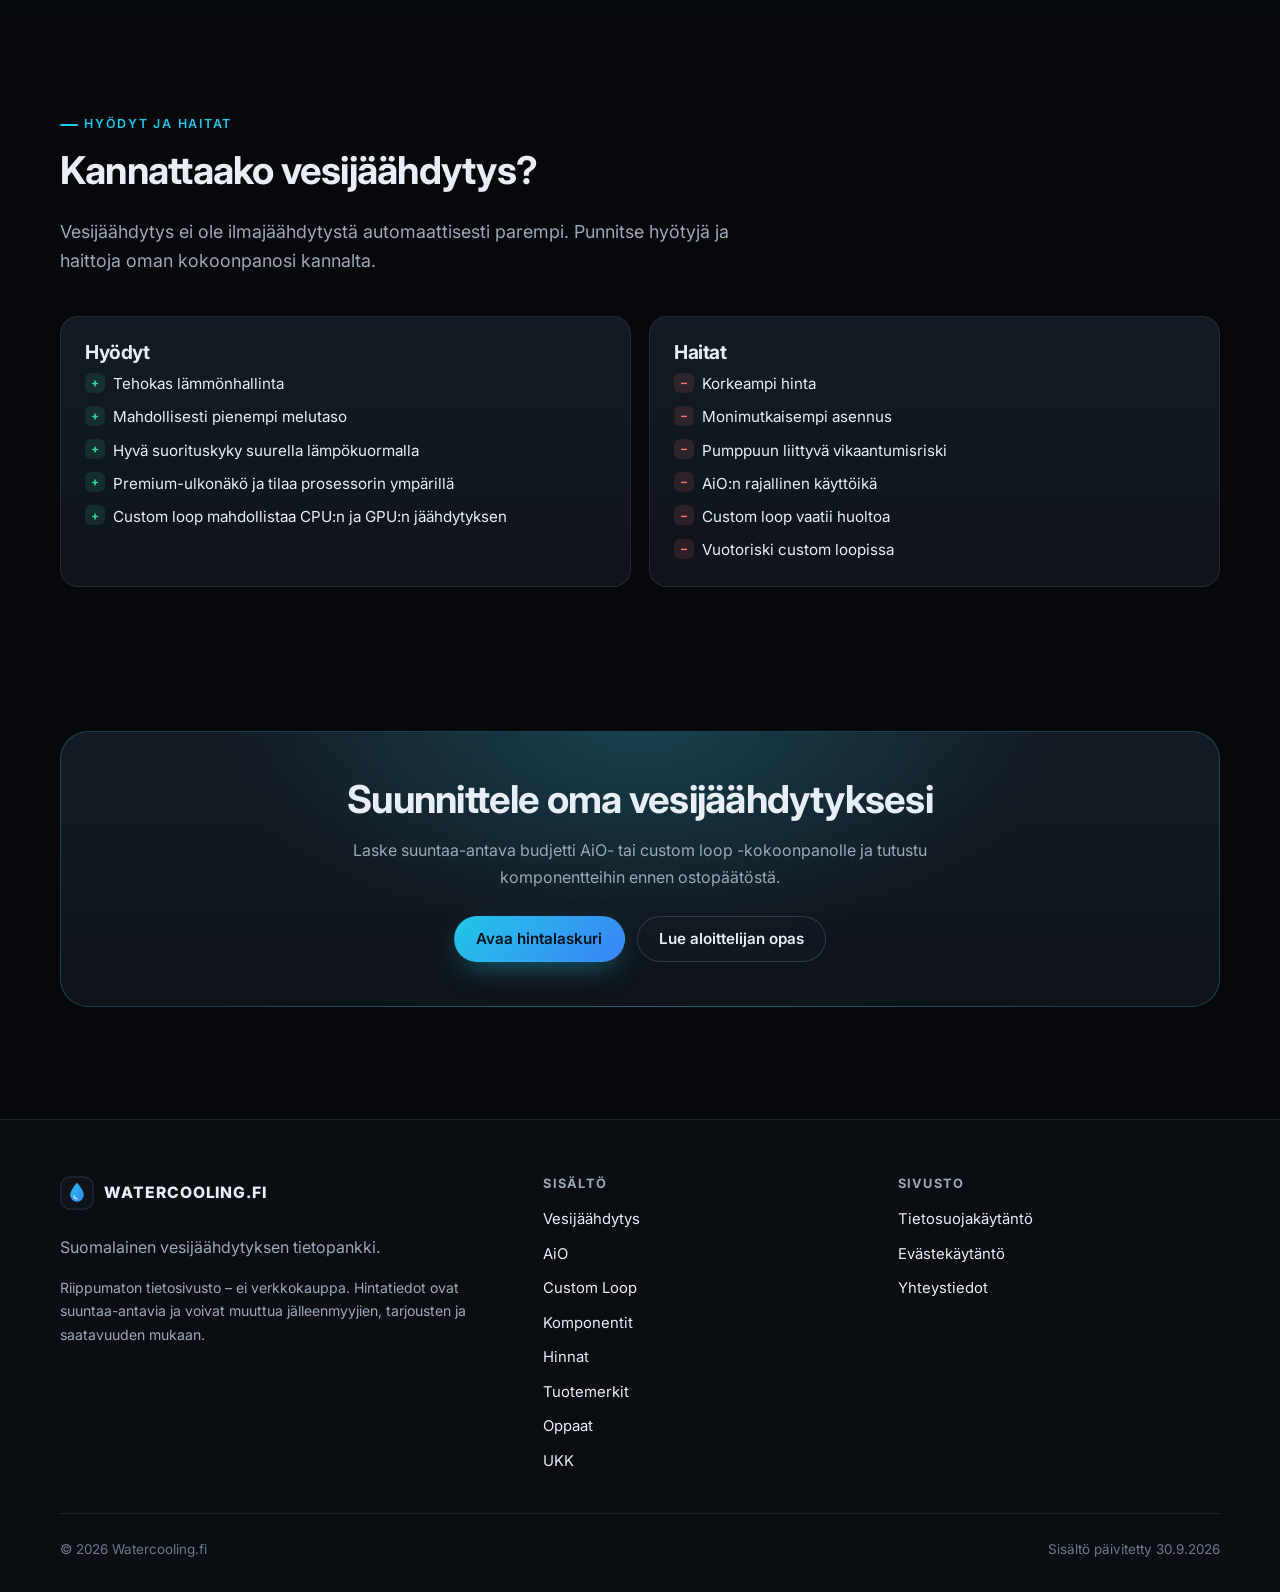
<file: vesijaahdytys.html>
<!doctype html>
<html lang="fi" class="no-js">
<head>
<meta charset="utf-8">
<meta name="viewport" content="width=device-width, initial-scale=1">
<title>Vesijäähdytys – näin tietokoneen vesijäähdytys toimii | Watercooling.fi</title>
<meta name="description" content="Mitä vesijäähdytys on ja miten se toimii? CPU- ja GPU-vesijäähdytys, lämpötilat, melu sekä hyödyt ja haitat selitettynä selkeästi suomeksi.">
<link rel="canonical" href="https://watercooling.fi/vesijaahdytys">
<meta name="robots" content="index, follow, max-image-preview:large">
<meta name="theme-color" content="#06080b">
<meta property="og:type" content="website">
<meta property="og:locale" content="fi_FI">
<meta property="og:site_name" content="Watercooling.fi">
<meta property="og:title" content="Vesijäähdytys – näin tietokoneen vesijäähdytys toimii | Watercooling.fi">
<meta property="og:description" content="Mitä vesijäähdytys on ja miten se toimii? CPU- ja GPU-vesijäähdytys, lämpötilat, melu sekä hyödyt ja haitat selitettynä selkeästi suomeksi.">
<meta property="og:url" content="https://watercooling.fi/vesijaahdytys">
<meta property="og:image" content="https://watercooling.fi/og-image.png">
<meta property="og:image:width" content="1200">
<meta property="og:image:height" content="630">
<meta name="twitter:card" content="summary_large_image">
<link rel="icon" href="/favicon.svg" type="image/svg+xml">
<link rel="preconnect" href="https://fonts.googleapis.com">
<link rel="preconnect" href="https://fonts.gstatic.com" crossorigin>
<link href="https://fonts.googleapis.com/css2?family=Inter:wght@400;500;600;700;800&display=swap" rel="stylesheet">
<link rel="stylesheet" href="/style.css">
<script type="application/ld+json">
{
 "@context": "https://schema.org",
 "@graph": [
  {
   "@type": "Organization",
   "@id": "https://watercooling.fi/#org",
   "name": "Watercooling.fi",
   "url": "https://watercooling.fi/",
   "logo": "https://watercooling.fi/favicon.svg"
  },
  {
   "@type": "WebSite",
   "@id": "https://watercooling.fi/#website",
   "name": "Watercooling.fi",
   "url": "https://watercooling.fi/",
   "inLanguage": "fi-FI",
   "publisher": {
    "@id": "https://watercooling.fi/#org"
   },
   "description": "Suomalainen vesijäähdytyksen tietopankki"
  },
  {
   "@type": "BreadcrumbList",
   "itemListElement": [
    {
     "@type": "ListItem",
     "position": 1,
     "name": "Etusivu",
     "item": "https://watercooling.fi/"
    },
    {
     "@type": "ListItem",
     "position": 2,
     "name": "Vesijäähdytys",
     "item": "https://watercooling.fi/vesijaahdytys"
    }
   ]
  }
 ]
}
</script>
</head>
<body>
<a class="skip" href="#sisalto">Siirry sisältöön</a>
<header class="site-header">
  <div class="container header-inner">
    <a class="logo" href="/" aria-label="Watercooling.fi – etusivu"><svg class="logo-mark" viewBox="0 0 40 40" aria-hidden="true"><defs><linearGradient id="lg" x1="0" y1="0" x2="1" y2="1"><stop offset="0" stop-color="#22c7e8"/><stop offset="1" stop-color="#3b82f6"/></linearGradient></defs><rect x="1" y="1" width="38" height="38" rx="11" fill="#0f141b" stroke="rgba(148,178,210,.25)"/><path d="M20 8s8 8.6 8 14.2A8 8 0 0 1 12 22.2C12 16.6 20 8 20 8z" fill="url(#lg)"/><path d="M16.5 23.5a3.6 3.6 0 0 0 3.5 3.3" stroke="#e8f9ff" stroke-width="1.6" fill="none" stroke-linecap="round" opacity=".8"/></svg><span class="logo-text"><span class="logo-name">WATERCOOLING.FI</span><span class="logo-tag">Suomalainen vesijäähdytyksen tietopankki</span></span></a>
    <nav id="main-nav" class="main-nav" aria-label="Päävalikko">
      <ul><li><a href="/">Etusivu</a></li><li><a href="/vesijaahdytys" aria-current="page">Vesijäähdytys</a></li><li><a href="/aio">AiO</a></li><li><a href="/custom-loop">Custom Loop</a></li><li><a href="/komponentit">Komponentit</a></li><li><a href="/hinnat">Hinnat</a></li><li><a href="/tuotemerkit">Tuotemerkit</a></li><li><a href="/oppaat">Oppaat</a></li><li><a href="/ukk">UKK</a></li></ul>
      <a class="btn btn-primary nav-cta" href="/hinnat#laskuri">Aloita vesijäähdytyksen suunnittelu →</a>
    </nav>
    <a class="btn btn-primary btn-sm header-cta" href="/hinnat#laskuri">Aloita suunnittelu →</a>
    <button class="nav-toggle" type="button" aria-controls="main-nav" aria-expanded="false" aria-label="Avaa valikko">
      <svg viewBox="0 0 24 24" fill="none" stroke="currentColor" stroke-width="2" stroke-linecap="round" aria-hidden="true"><path d="M4 7h16M4 12h16M4 17h16"/></svg>
    </button>
  </div>
</header>
<main id="sisalto">
<section class="page-hero"><div class="container">
  <nav class="breadcrumbs" aria-label="Murupolku"><ol><li><a href="/">Etusivu</a></li><li aria-current="page">Vesijäähdytys</li></ol></nav>
  <span class="eyebrow">Perusteet</span>
  <h1>Vesijäähdytys – näin se toimii</h1>
  <p class="lead">Mitä vesijäähdytys on, mistä osista se koostuu ja milloin siitä on oikeasti hyötyä. Selitämme perusteet aloittelijalle ymmärrettävästi – ilman myyntipuheita.</p>
  <p class="updated">Päivitetty 30.9.2026</p>
</div></section><section class="section" id="mika"><div class="container"><div class="section-head reveal"><span class="eyebrow">Perusteet</span><h2>Mikä on vesijäähdytys?</h2><p class="lead">Vesijäähdytyksessä tietokoneen komponenttien tuottama lämpö siirretään nesteen avulla jäähdyttimeen, jossa lämpö poistetaan ilman avulla. Järjestelmä koostuu tyypillisesti vesiblokista, pumpusta, jäähdyttimestä, tuulettimista ja nesteestä.</p></div><div class="grid grid-4"><div class="card reveal"><div class="card-icon"><svg viewBox="0 0 24 24" fill="none" stroke="currentColor" stroke-width="1.8" stroke-linecap="round" aria-hidden="true"><rect x="6" y="6" width="12" height="12" rx="2"/><rect x="9.5" y="9.5" width="5" height="5" rx="1"/><path d="M9 2v3M15 2v3M9 19v3M15 19v3M2 9h3M2 15h3M19 9h3M19 15h3"/></svg></div><h3>CPU-vesijäähdytys</h3><p class="muted">Prosessorin päälle asennettava vesiblokki siirtää lämmön nesteeseen. Yleisin tapa aloittaa vesijäähdytys – usein valmiilla AiO-jäähdyttimellä.</p></div><div class="card reveal"><div class="card-icon"><svg viewBox="0 0 24 24" fill="none" stroke="currentColor" stroke-width="1.8" stroke-linecap="round" aria-hidden="true"><rect x="2" y="6" width="20" height="11" rx="2"/><circle cx="9" cy="11.5" r="3"/><circle cx="16.5" cy="11.5" r="2"/><path d="M5 17v3M9 17v2"/></svg></div><h3>GPU-vesijäähdytys</h3><p class="muted">Näytönohjaimen alkuperäinen jäähdytin korvataan vesiblokilla. Tyypillisesti osa custom loopia ja selvästi vaativampi projekti.</p></div><div class="card reveal"><div class="card-icon"><svg viewBox="0 0 24 24" fill="none" stroke="currentColor" stroke-width="1.8" stroke-linecap="round" stroke-linejoin="round" aria-hidden="true"><path d="M21 8 12 3 3 8v8l9 5 9-5V8z"/><path d="M3 8l9 5 9-5M12 13v8"/></svg></div><h3>AiO</h3><p class="muted">All-in-One eli valmiiksi koottu ja suljettu järjestelmä: pumppu, blokki, letkut ja radiatori samassa paketissa.</p></div><div class="card reveal"><div class="card-icon"><svg viewBox="0 0 24 24" fill="none" stroke="currentColor" stroke-width="1.8" stroke-linecap="round" stroke-linejoin="round" aria-hidden="true"><path d="M17 2l3 3-3 3"/><path d="M4 11V9a4 4 0 0 1 4-4h12"/><path d="M7 22l-3-3 3-3"/><path d="M20 13v2a4 4 0 0 1-4 4H4"/></svg></div><h3>Custom loop</h3><p class="muted">Avoin vesijäähdytys, joka kootaan erillisistä osista. Voi jäähdyttää sekä prosessorin että näytönohjaimen.</p></div></div><div class="grid grid-3 mt-2"><div class="card reveal"><div class="card-icon"><svg viewBox="0 0 24 24" fill="none" stroke="currentColor" stroke-width="1.8" stroke-linecap="round" aria-hidden="true"><circle cx="12" cy="12" r="8"/><path d="M12 8a4 4 0 0 1 4 4M12 16a4 4 0 0 1-4-4"/><circle cx="12" cy="12" r="1.5"/></svg></div><h3>Pumppu</h3><p class="muted">Kierrättää nestettä järjestelmässä. AiO:ssa pumppu on yleensä vesiblokin yhteydessä.</p></div><div class="card reveal"><div class="card-icon"><svg viewBox="0 0 24 24" fill="none" stroke="currentColor" stroke-width="1.8" stroke-linecap="round" aria-hidden="true"><rect x="6" y="6" width="12" height="12" rx="2"/><rect x="9.5" y="9.5" width="5" height="5" rx="1"/><path d="M9 2v3M15 2v3M9 19v3M15 19v3M2 9h3M2 15h3M19 9h3M19 15h3"/></svg></div><h3>Vesiblokki</h3><p class="muted">Metallinen, yleensä kuparipohjainen kappale, joka on suorassa kosketuksessa komponenttiin ja johtaa lämmön nesteeseen.</p></div><div class="card reveal"><div class="card-icon"><svg viewBox="0 0 24 24" fill="none" stroke="currentColor" stroke-width="1.8" stroke-linecap="round" aria-hidden="true"><rect x="2" y="7" width="20" height="10" rx="2"/><path d="M6 7v10M10 7v10M14 7v10M18 7v10"/></svg></div><h3>Radiatori / jäähdytin</h3><p class="muted">Ohuista lamelleista koostuva lämmönvaihdin, josta tuulettimet puhaltavat lämmön pois ilmaan.</p></div><div class="card reveal"><div class="card-icon"><svg viewBox="0 0 24 24" fill="none" stroke="currentColor" stroke-width="1.8" stroke-linecap="round" aria-hidden="true"><path d="M4 20c0-8 4-8 8-8s8 0 8-8"/><path d="M7 20c0-6 3-5.5 5-5.5s8-.5 8-6.5" opacity=".5"/></svg></div><h3>Letkut</h3><p class="muted">Kuljettavat nestettä osien välillä. Custom loopissa valitaan joustavan letkun ja kovaputken välillä.</p></div><div class="card reveal"><div class="card-icon"><svg viewBox="0 0 24 24" fill="none" stroke="currentColor" stroke-width="1.8" stroke-linecap="round" aria-hidden="true"><path d="M8 3h8v4H8zM7 7h10v4H7zM9 11h6v10H9z"/></svg></div><h3>Liittimet</h3><p class="muted">Kiinnittävät letkut komponentteihin. Yleisin kierrestandardi on G1/4".</p></div><div class="card reveal"><div class="card-icon"><svg viewBox="0 0 24 24" fill="none" stroke="currentColor" stroke-width="1.8" stroke-linecap="round" stroke-linejoin="round" aria-hidden="true"><path d="M12 2.5s6.5 7 6.5 11.5a6.5 6.5 0 0 1-13 0C5.5 9.5 12 2.5 12 2.5z"/></svg></div><h3>Jäähdytysneste</h3><p class="muted">Tislattuun veteen perustuva neste, johon on lisätty korroosion- ja kasvustonestoaineita.</p></div></div></div></section><section class="section section--alt" id="cpu"><div class="container"><div class="section-head reveal"><span class="eyebrow">Prosessori</span><h2>CPU-vesijäähdytys</h2><p class="lead">Prosessorin vesijäähdytys on yleisin tapa aloittaa – useimmiten AiO:lla.</p></div><div class="two-col-md"><div class="reveal">
<h3>Milloin AiO kannattaa?</h3><p class="muted">AiO on järkevä valinta, kun prosessori kuluttaa kuormassa paljon tehoa, kotelossa ei ole tilaa isolle tornijäähdyttimelle tai kun haluat siistin ilmeen ja vapaata tilaa muistien ympärille.</p>
<h3>Milloin ilmajäähdytin riittää?</h3><p class="muted">Keskitason ja monille tehokkaillekin prosessoreille laadukas ilmajäähdytin riittää hyvin. Se on yksinkertainen, edullinen ja siinä ei ole pumppua, joka voisi vikaantua. Vesijäähdytys ei ole aina parempi.</p>
<h3>Mitä TDP tarkoittaa?</h3><p class="muted">TDP (Thermal Design Power) kuvaa valmistajan määrittelemää lämpötehoa, jolle jäähdytys mitoitetaan. Todellinen kulutus voi kuormassa ylittää TDP-arvon selvästi, koska prosessorit tehostavat kellotaajuuksiaan, kun virta- ja lämpövara sallii.</p>
<h3>Miksi kulutus ratkaisee?</h3><p class="muted">Käytännössä lähes kaikki prosessorin käyttämä sähköteho muuttuu lämmöksi. Mitä enemmän wattia prosessori kuluttaa, sitä enemmän lämpöä jäähdytyksen on siirrettävä pois.</p>
</div><div class="reveal">
<h3>Socket-yhteensopivuus</h3><p class="muted">Vesiblokki kiinnitetään emolevyyn socketkohtaisella kiinnityssarjalla. Tarkista aina, että jäähdyttimen mukana tulee oikea kiinnike – tai että sen voi tilata valmistajalta.</p>
<div class="table-wrap"><table><thead><tr><th scope="col">Socket</th><th scope="col">Alusta</th><th scope="col">Huomioitavaa</th></tr></thead><tbody>
<tr><td><b>AM5</b></td><td>AMD Ryzen 7000 ja uudemmat</td><td>Käyttää emolevyn vakiotakalevyä; monet AM4-kiinnikkeet sopivat, tarkista valmistajalta.</td></tr>
<tr><td><b>LGA1700</b></td><td>Intel Core 12.–14. sukupolvi</td><td>Vaatii LGA1700-yhteensopivan kiinnityssarjan.</td></tr>
<tr><td><b>LGA1851</b></td><td>Intel Core Ultra 200S</td><td>Kiinnitysreiät yleensä samat kuin LGA1700:ssa; varmista valmistajan tuki.</td></tr>
</tbody></table></div></div></div></div></section><section class="section" id="gpu"><div class="container"><div class="section-head reveal"><span class="eyebrow">Näytönohjain</span><h2>GPU-vesijäähdytys</h2><p class="lead">Näytönohjain on pelikoneen suurin lämmönlähde. Sen vesijäähdyttäminen onnistuu, mutta vaatii osaamista.</p></div><div class="grid grid-3"><div class="card reveal"><h3>GPU-vesiblokki</h3><p class="muted">Näytönohjaimen tehdasjäähdyttimen tilalle asennettava blokki, joka jäähdyttää grafiikkapiiriä nesteellä.</p></div><div class="card reveal"><h3>Full-cover-blokki</h3><p class="muted">Peittää koko piirilevyn ja jäähdyttää grafiikkapiirin lisäksi muistit ja virransyötön. Suunniteltu tietylle piirilevymallille.</p></div><div class="card reveal"><h3>VRAM</h3><p class="muted">Näytönohjaimen muistipiirit. Ne lämpenevät kuormassa ja tarvitsevat kontaktin blokkiin lämpötyynyjen avulla.</p></div><div class="card reveal"><h3>VRM</h3><p class="muted">Näytönohjaimen virransyöttö, joka lämpenee erityisesti tehokkailla korteilla ja on siksi jäähdytettävä.</p></div><div class="card reveal"><h3>GPU:n lämpötila</h3><p class="muted">Grafiikkapiirin keskimääräinen ydinlämpötila, jonka useimmat ohjelmat näyttävät oletuksena.</p></div><div class="card reveal"><h3>Hotspot</h3><p class="muted">Piirin kuumimman kohdan lukema. Suuri ero ydinlämpöön voi viitata esimerkiksi huonoon kontaktiin tai epätasaiseen tahnaan.</p></div><div class="card reveal"><h3>Backplate</h3><p class="muted">Kortin takapuolen levy, joka jäykistää piirilevyä ja voi osaltaan johtaa lämpöä pois muisteista ja virransyötöstä.</p></div></div><div class="infobox infobox--warn" role="note"><svg viewBox="0 0 24 24" fill="none" stroke="currentColor" stroke-width="2" stroke-linecap="round" stroke-linejoin="round" aria-hidden="true"><path d="M12 3 2 20h20L12 3z"/><path d="M12 10v4M12 17h.01"/></svg><div><p>Näytönohjaimen vesijäähdytys custom loopilla on huomattavasti monimutkaisempi projekti kuin tavallinen CPU:n AiO. Kortti puretaan, blokki asennetaan lämpötyynyjen kanssa ja kortti liitetään looppiin. Purkaminen voi vaikuttaa takuuseen – tarkista valmistajan ehdot.</p></div></div></div></section><section class="section section--alt" id="lampotilat"><div class="container"><div class="section-head reveal"><span class="eyebrow">Lämpötilat</span><h2>Vesijäähdytyksen lämpötilat</h2><p class="lead">Mitä lukemia kannattaa seurata ja miten niitä tulkitaan.</p></div><div class="grid grid-3"><article class="card temp reveal"><div class="card-icon"><svg viewBox="0 0 24 24" fill="none" stroke="currentColor" stroke-width="1.8" stroke-linecap="round" aria-hidden="true"><path d="M14 14.8V4a2 2 0 0 0-4 0v10.8a4 4 0 1 0 4 0z"/></svg></div><span class="tag tag-muted">Kevyt käyttö</span><h3>Idle</h3><div class="temp-bar" aria-hidden="true"></div><p class="muted">Selaimen ja työpöydän käytössä lämpötilat ovat tyypillisesti lähellä huoneenlämpöä + joitakin kymmeniä asteita. Lukemat vaihtelevat prosessorin virransäästöominaisuuksien mukaan.</p></article><article class="card temp reveal"><div class="card-icon"><svg viewBox="0 0 24 24" fill="none" stroke="currentColor" stroke-width="1.8" stroke-linecap="round" aria-hidden="true"><path d="M14 14.8V4a2 2 0 0 0-4 0v10.8a4 4 0 1 0 4 0z"/></svg></div><span class="tag tag-muted">Gaming</span><h3>Pelikuorma</h3><div class="temp-bar" aria-hidden="true"></div><p class="muted">Pelatessa näytönohjain on yleensä lämpimin komponentti. Prosessorin lämpötila riippuu pelistä ja siitä, kuinka paljon se kuormittaa CPU:ta.</p></article><article class="card temp reveal"><div class="card-icon"><svg viewBox="0 0 24 24" fill="none" stroke="currentColor" stroke-width="1.8" stroke-linecap="round" aria-hidden="true"><path d="M14 14.8V4a2 2 0 0 0-4 0v10.8a4 4 0 1 0 4 0z"/></svg></div><span class="tag tag-muted">Heavy load</span><h3>Raskas kuorma</h3><div class="temp-bar" aria-hidden="true"></div><p class="muted">Renderöinti ja stressitestit nostavat kulutuksen maksimiin. Nykyprosessorit voivat tietoisesti ajaa lähellä lämpörajaansa ja säätää kellotaajuuksiaan.</p></article><article class="card temp reveal"><div class="card-icon"><svg viewBox="0 0 24 24" fill="none" stroke="currentColor" stroke-width="1.8" stroke-linecap="round" aria-hidden="true"><path d="M14 14.8V4a2 2 0 0 0-4 0v10.8a4 4 0 1 0 4 0z"/></svg></div><span class="tag tag-muted">Prosessori</span><h3>CPU-lämpötila</h3><div class="temp-bar" aria-hidden="true"></div><p class="muted">Turvallinen raja riippuu mallista – tarkista valmistajan ilmoittama suurin sallittu lämpötila (esim. Tjmax). Lämpötila heilahtelee nopeasti kuorman mukaan.</p></article><article class="card temp reveal"><div class="card-icon"><svg viewBox="0 0 24 24" fill="none" stroke="currentColor" stroke-width="1.8" stroke-linecap="round" aria-hidden="true"><path d="M14 14.8V4a2 2 0 0 0-4 0v10.8a4 4 0 1 0 4 0z"/></svg></div><span class="tag tag-muted">Näytönohjain</span><h3>GPU-lämpötila</h3><div class="temp-bar" aria-hidden="true"></div><p class="muted">Seuraa sekä ydinlämpöä että hotspot-lukemaa. Vesiblokilla ero voi pienentyä, mutta raja-arvot ovat mallikohtaisia.</p></article><article class="card temp reveal"><div class="card-icon"><svg viewBox="0 0 24 24" fill="none" stroke="currentColor" stroke-width="1.8" stroke-linecap="round" aria-hidden="true"><path d="M14 14.8V4a2 2 0 0 0-4 0v10.8a4 4 0 1 0 4 0z"/></svg></div><span class="tag tag-muted">Coolant</span><h3>Nesteen lämpötila</h3><div class="temp-bar" aria-hidden="true"></div><p class="muted">Kertoo, kuinka hyvin radiatorit poistavat lämpöä. Tyypillisesti seurataan eroa huoneenlämpöön (delta T) – pienempi ero tarkoittaa enemmän jäähdytysvaraa.</p></article></div><div class="infobox infobox--warn" role="note"><svg viewBox="0 0 24 24" fill="none" stroke="currentColor" stroke-width="2" stroke-linecap="round" stroke-linejoin="round" aria-hidden="true"><path d="M12 3 2 20h20L12 3z"/><path d="M12 10v4M12 17h.01"/></svg><div><p>Yhtä universaalia “turvallista lämpötilaa” ei ole. Turvalliset lämpötilat riippuvat komponentista, kuormasta, jännitteestä, ympäristön lämpötilasta ja kokoonpanosta. Tarkista aina oman prosessorisi ja näytönohjaimesi valmistajan tiedot.</p></div></div></div></section><section class="section" id="melu"><div class="container"><div class="section-head reveal"><span class="eyebrow">Melu</span><h2>Onko vesijäähdytys hiljainen?</h2><p class="lead">Vesijäähdytys ei automaattisesti tarkoita hiljaisuutta. Melu voi syntyä useasta lähteestä.</p></div><div class="grid grid-4"><div class="card reveal"><div class="card-icon"><svg viewBox="0 0 24 24" fill="none" stroke="currentColor" stroke-width="1.8" stroke-linecap="round" aria-hidden="true"><circle cx="12" cy="12" r="8"/><path d="M12 8a4 4 0 0 1 4 4M12 16a4 4 0 0 1-4-4"/><circle cx="12" cy="12" r="1.5"/></svg></div><h3>Pumppu</h3><p class="muted">Pumpun hurina tai surina, erityisesti täysillä kierroksilla tai jos kierrossa on ilmaa.</p></div><div class="card reveal"><div class="card-icon"><svg viewBox="0 0 24 24" fill="none" stroke="currentColor" stroke-width="1.8" stroke-linecap="round" aria-hidden="true"><rect x="2.5" y="2.5" width="19" height="19" rx="4"/><circle cx="12" cy="12" r="1.6"/><path d="M12 10.4c0-3 1-5 3.5-5M13.6 12c3 0 5 1 5 3.5M12 13.6c0 3-1 5-3.5 5M10.4 12c-3 0-5-1-5-3.5"/></svg></div><h3>Tuulettimet</h3><p class="muted">Yleensä suurin melun lähde. Kierrosnopeus ja tuulettimen laatu ratkaisevat.</p></div><div class="card reveal"><div class="card-icon"><svg viewBox="0 0 24 24" fill="none" stroke="currentColor" stroke-width="1.8" stroke-linecap="round" aria-hidden="true"><rect x="2" y="7" width="20" height="10" rx="2"/><path d="M6 7v10M10 7v10M14 7v10M18 7v10"/></svg></div><h3>Ilman virtaus</h3><p class="muted">Tiheä radiatori ja rajoittava kotelon etupaneeli lisäävät ilmavirran ääntä.</p></div><div class="card reveal"><div class="card-icon"><svg viewBox="0 0 24 24" fill="none" stroke="currentColor" stroke-width="1.8" stroke-linecap="round" stroke-linejoin="round" aria-hidden="true"><path d="M11 5 6 9H2v6h4l5 4V5z"/><path d="M15.5 8.5a5 5 0 0 1 0 7M19 5a10 10 0 0 1 0 14"/></svg></div><h3>Resonanssi</h3><p class="muted">Värinä voi siirtyä pumpusta tai tuulettimista koteloon. Kumityynyt ja oikea kiinnitys auttavat.</p></div></div><div class="infobox" role="note"><svg viewBox="0 0 24 24" fill="none" stroke="currentColor" stroke-width="2" stroke-linecap="round" aria-hidden="true"><circle cx="12" cy="12" r="9"/><path d="M12 11v5M12 8h.01"/></svg><div><p>Suurempi radiatori voi mahdollistaa tuulettimien ajamisen pienemmillä kierroksilla, mutta lopputulos riippuu koko järjestelmästä: tuulettimista, pumpusta, kotelosta ja käyttäjän säätämistä tuuletinkäyristä.</p></div></div></div></section><section class="section section--alt" id="vertailu"><div class="container"><div class="section-head reveal"><span class="eyebrow">Vertailu</span><h2>AiO vs custom loop</h2><p class="lead">Kaksi hyvin erilaista tapaa vesijäähdyttää tietokone. Kumpikaan ei ole kaikille oikea valinta – ratkaisevaa on käyttötarkoitus, budjetti ja se, kuinka paljon haluat rakentaa itse.</p></div><div class="versus"><div class="card reveal"><span class="versus-badge">All-in-One</span><h3>AiO-vesijäähdytys</h3>
<p class="muted">AiO on valmiiksi koottu ja suljettu järjestelmä. Pumppu, CPU-vesiblokki, letkut, jäähdytin, tuulettimet ja neste tulevat samassa paketissa – asennus muistuttaa ilmajäähdyttimen asentamista.</p>
<div class="chips"><span class="tag">Pumppu</span><span class="tag">CPU-vesiblokki</span><span class="tag">Letkut</span><span class="tag">Jäähdytin</span><span class="tag">Tuulettimet</span><span class="tag">Neste</span></div>
<div class="split"><div><h4>Hyödyt</h4><ul class="pros"><li>Helppo asentaa</li><li>Vähän huoltoa</li><li>Hyvä jäähdytysteho</li><li>Siisti ulkonäkö</li><li>Sopii aloittelijalle</li></ul></div>
<div><h4>Haitat</h4><ul class="cons"><li>Yleensä CPU-painotteinen</li><li>Rajalliset muokkausmahdollisuudet</li><li>Käyttöikä riippuu tuotteesta</li><li>Pumppu voi rikkoutua</li></ul></div></div>
<p class="price-chip mt-2">Tyypillisesti noin 50–300 € <small>suuntaa-antava</small></p>
<p class="mt-2"><a href="/aio">Kaikki AiO:sta →</a></p></div><div class="card reveal"><span class="versus-badge">Avoin vesijäähdytys</span><h3>Custom loop</h3>
<p class="muted">Custom loop rakennetaan erillisistä komponenteista. Jokainen osa valitaan itse, ja samaan kiertoon voidaan liittää sekä prosessori että näytönohjain.</p>
<div class="chips"><span class="tag">CPU-blokki</span><span class="tag">GPU-blokki</span><span class="tag">Pumppu</span><span class="tag">Säiliö</span><span class="tag">Radiatori</span><span class="tag">Letkut</span><span class="tag">Liittimet</span><span class="tag">Neste</span></div>
<div class="split"><div><h4>Hyödyt</h4><ul class="pros"><li>Erittäin tehokas</li><li>CPU ja GPU samalla loopilla</li><li>Ulkonäköä voi muokata</li><li>Suuri määrä komponenttivaihtoehtoja</li></ul></div>
<div><h4>Haitat</h4><ul class="cons"><li>Kallis</li><li>Vaikeampi rakentaa</li><li>Vaatii enemmän suunnittelua</li><li>Huoltoa tarvitaan</li><li>Vuotoriski on olemassa</li></ul></div></div>
<p class="price-chip mt-2">Tyypillisesti noin 250–1 000+ € <small>suuntaa-antava</small></p>
<p class="mt-2"><a href="/custom-loop">Kaikki custom loopista →</a></p></div></div></div></section><section class="section" id="hyodyt"><div class="container"><div class="section-head reveal"><span class="eyebrow">Hyödyt ja haitat</span><h2>Kannattaako vesijäähdytys?</h2><p class="lead">Vesijäähdytys ei ole ilmajäähdytystä automaattisesti parempi. Punnitse hyötyjä ja haittoja oman kokoonpanosi kannalta.</p></div><div class="grid grid-2">
<div class="card reveal"><h3>Hyödyt</h3><ul class="pros"><li>Tehokas lämmönhallinta</li><li>Mahdollisesti pienempi melutaso</li><li>Hyvä suorituskyky suurella lämpökuormalla</li><li>Premium-ulkonäkö ja tilaa prosessorin ympärillä</li><li>Custom loop mahdollistaa CPU:n ja GPU:n jäähdytyksen</li></ul></div>
<div class="card reveal"><h3>Haitat</h3><ul class="cons"><li>Korkeampi hinta</li><li>Monimutkaisempi asennus</li><li>Pumppuun liittyvä vikaantumisriski</li><li>AiO:n rajallinen käyttöikä</li><li>Custom loop vaatii huoltoa</li><li>Vuotoriski custom loopissa</li></ul></div>
</div></div></section><section class="section"><div class="container"><div class="cta-band reveal">
  <h2>Suunnittele oma vesijäähdytyksesi</h2><p>Laske suuntaa-antava budjetti AiO- tai custom loop -kokoonpanolle ja tutustu komponentteihin ennen ostopäätöstä.</p>
  <div class="btn-row"><a class="btn btn-primary" href="/hinnat#laskuri">Avaa hintalaskuri</a><a class="btn btn-ghost" href="/oppaat/vesijaahdytys-aloittelijalle">Lue aloittelijan opas</a></div>
</div></div></section>
</main>
<footer class="site-footer">
  <div class="container">
    <div class="footer-grid">
      <div>
        <a class="logo" href="/"><svg class="logo-mark" viewBox="0 0 40 40" aria-hidden="true"><defs><linearGradient id="lg" x1="0" y1="0" x2="1" y2="1"><stop offset="0" stop-color="#22c7e8"/><stop offset="1" stop-color="#3b82f6"/></linearGradient></defs><rect x="1" y="1" width="38" height="38" rx="11" fill="#0f141b" stroke="rgba(148,178,210,.25)"/><path d="M20 8s8 8.6 8 14.2A8 8 0 0 1 12 22.2C12 16.6 20 8 20 8z" fill="url(#lg)"/><path d="M16.5 23.5a3.6 3.6 0 0 0 3.5 3.3" stroke="#e8f9ff" stroke-width="1.6" fill="none" stroke-linecap="round" opacity=".8"/></svg><span class="logo-text"><span class="logo-name">WATERCOOLING.FI</span></span></a>
        <p class="muted mt-2">Suomalainen vesijäähdytyksen tietopankki.</p>
        <p class="small muted">Riippumaton tietosivusto – ei verkkokauppa. Hintatiedot ovat suuntaa-antavia ja voivat muuttua jälleenmyyjien, tarjousten ja saatavuuden mukaan.</p>
      </div>
      <nav aria-label="Sivuston osiot"><h2>Sisältö</h2><ul><li><a href="/vesijaahdytys">Vesijäähdytys</a></li><li><a href="/aio">AiO</a></li><li><a href="/custom-loop">Custom Loop</a></li><li><a href="/komponentit">Komponentit</a></li><li><a href="/hinnat">Hinnat</a></li><li><a href="/tuotemerkit">Tuotemerkit</a></li><li><a href="/oppaat">Oppaat</a></li><li><a href="/ukk">UKK</a></li></ul></nav>
      <nav aria-label="Tietoa sivustosta"><h2>Sivusto</h2><ul>
        <li><a href="/tietosuoja">Tietosuojakäytäntö</a></li>
        <li><a href="/evasteet">Evästekäytäntö</a></li>
        <li><a href="/yhteystiedot">Yhteystiedot</a></li>
      </ul></nav>
    </div>
    <div class="footer-bottom"><span>© 2026 Watercooling.fi</span><span>Sisältö päivitetty 30.9.2026</span></div>
  </div>
</footer>
<script src="/main.js" defer></script>
</body>
</html>
</file>
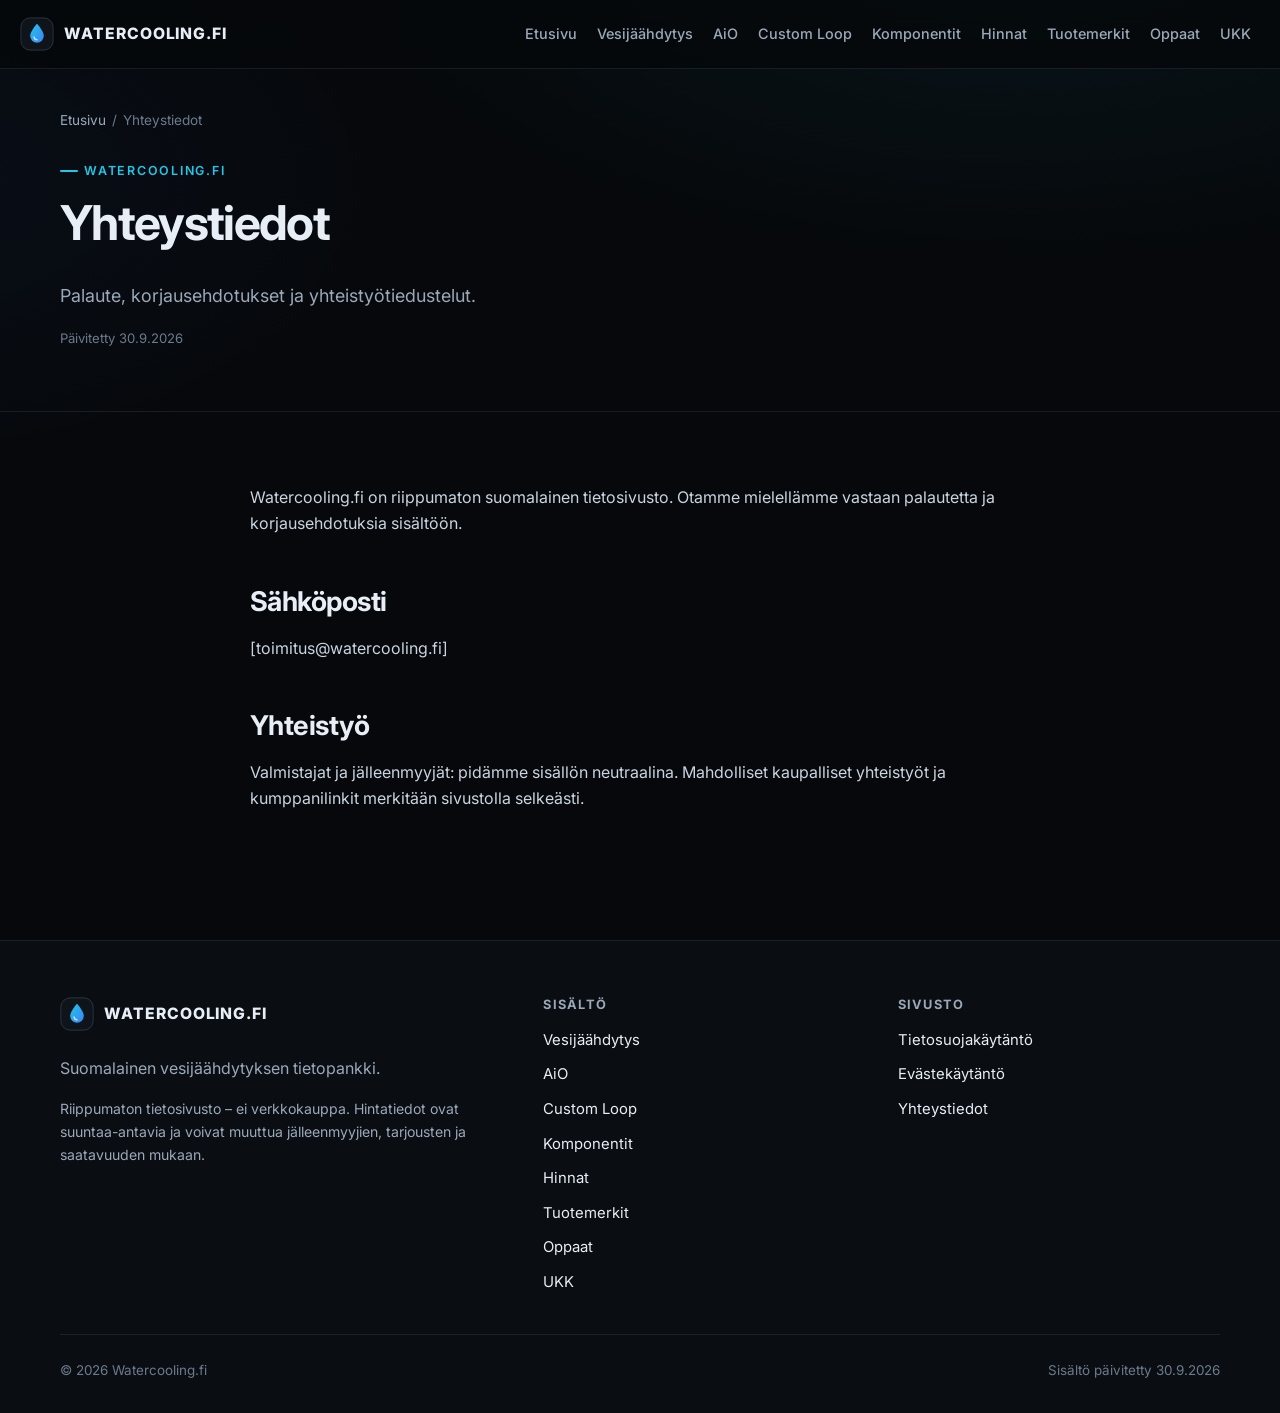
<file: yhteystiedot.html>
<!doctype html>
<html lang="fi" class="no-js">
<head>
<meta charset="utf-8">
<meta name="viewport" content="width=device-width, initial-scale=1">
<title>Yhteystiedot | Watercooling.fi</title>
<meta name="description" content="Ota yhteyttä Watercooling.fi:hin.">
<link rel="canonical" href="https://watercooling.fi/yhteystiedot">
<meta name="robots" content="index, follow, max-image-preview:large">
<meta name="theme-color" content="#06080b">
<meta property="og:type" content="website">
<meta property="og:locale" content="fi_FI">
<meta property="og:site_name" content="Watercooling.fi">
<meta property="og:title" content="Yhteystiedot | Watercooling.fi">
<meta property="og:description" content="Ota yhteyttä Watercooling.fi:hin.">
<meta property="og:url" content="https://watercooling.fi/yhteystiedot">
<meta property="og:image" content="https://watercooling.fi/og-image.png">
<meta property="og:image:width" content="1200">
<meta property="og:image:height" content="630">
<meta name="twitter:card" content="summary_large_image">
<link rel="icon" href="/favicon.svg" type="image/svg+xml">
<link rel="preconnect" href="https://fonts.googleapis.com">
<link rel="preconnect" href="https://fonts.gstatic.com" crossorigin>
<link href="https://fonts.googleapis.com/css2?family=Inter:wght@400;500;600;700;800&display=swap" rel="stylesheet">
<link rel="stylesheet" href="/style.css">
<script type="application/ld+json">
{
 "@context": "https://schema.org",
 "@graph": [
  {
   "@type": "Organization",
   "@id": "https://watercooling.fi/#org",
   "name": "Watercooling.fi",
   "url": "https://watercooling.fi/",
   "logo": "https://watercooling.fi/favicon.svg"
  },
  {
   "@type": "WebSite",
   "@id": "https://watercooling.fi/#website",
   "name": "Watercooling.fi",
   "url": "https://watercooling.fi/",
   "inLanguage": "fi-FI",
   "publisher": {
    "@id": "https://watercooling.fi/#org"
   },
   "description": "Suomalainen vesijäähdytyksen tietopankki"
  },
  {
   "@type": "BreadcrumbList",
   "itemListElement": [
    {
     "@type": "ListItem",
     "position": 1,
     "name": "Etusivu",
     "item": "https://watercooling.fi/"
    },
    {
     "@type": "ListItem",
     "position": 2,
     "name": "Yhteystiedot",
     "item": "https://watercooling.fi/yhteystiedot"
    }
   ]
  }
 ]
}
</script>
</head>
<body>
<a class="skip" href="#sisalto">Siirry sisältöön</a>
<header class="site-header">
  <div class="container header-inner">
    <a class="logo" href="/" aria-label="Watercooling.fi – etusivu"><svg class="logo-mark" viewBox="0 0 40 40" aria-hidden="true"><defs><linearGradient id="lg" x1="0" y1="0" x2="1" y2="1"><stop offset="0" stop-color="#22c7e8"/><stop offset="1" stop-color="#3b82f6"/></linearGradient></defs><rect x="1" y="1" width="38" height="38" rx="11" fill="#0f141b" stroke="rgba(148,178,210,.25)"/><path d="M20 8s8 8.6 8 14.2A8 8 0 0 1 12 22.2C12 16.6 20 8 20 8z" fill="url(#lg)"/><path d="M16.5 23.5a3.6 3.6 0 0 0 3.5 3.3" stroke="#e8f9ff" stroke-width="1.6" fill="none" stroke-linecap="round" opacity=".8"/></svg><span class="logo-text"><span class="logo-name">WATERCOOLING.FI</span><span class="logo-tag">Suomalainen vesijäähdytyksen tietopankki</span></span></a>
    <nav id="main-nav" class="main-nav" aria-label="Päävalikko">
      <ul><li><a href="/">Etusivu</a></li><li><a href="/vesijaahdytys">Vesijäähdytys</a></li><li><a href="/aio">AiO</a></li><li><a href="/custom-loop">Custom Loop</a></li><li><a href="/komponentit">Komponentit</a></li><li><a href="/hinnat">Hinnat</a></li><li><a href="/tuotemerkit">Tuotemerkit</a></li><li><a href="/oppaat">Oppaat</a></li><li><a href="/ukk">UKK</a></li></ul>
      <a class="btn btn-primary nav-cta" href="/hinnat#laskuri">Aloita vesijäähdytyksen suunnittelu →</a>
    </nav>
    <a class="btn btn-primary btn-sm header-cta" href="/hinnat#laskuri">Aloita suunnittelu →</a>
    <button class="nav-toggle" type="button" aria-controls="main-nav" aria-expanded="false" aria-label="Avaa valikko">
      <svg viewBox="0 0 24 24" fill="none" stroke="currentColor" stroke-width="2" stroke-linecap="round" aria-hidden="true"><path d="M4 7h16M4 12h16M4 17h16"/></svg>
    </button>
  </div>
</header>
<main id="sisalto">
<section class="page-hero"><div class="container">
  <nav class="breadcrumbs" aria-label="Murupolku"><ol><li><a href="/">Etusivu</a></li><li aria-current="page">Yhteystiedot</li></ol></nav>
  <span class="eyebrow">Watercooling.fi</span>
  <h1>Yhteystiedot</h1>
  <p class="lead">Palaute, korjausehdotukset ja yhteistyötiedustelut.</p>
  <p class="updated">Päivitetty 30.9.2026</p>
</div></section><section class="section"><div class="container narrow"><div class="prose"><p>Watercooling.fi on riippumaton suomalainen tietosivusto. Otamme mielellämme vastaan palautetta ja korjausehdotuksia sisältöön.</p>
<h2>Sähköposti</h2><p>[toimitus@watercooling.fi]</p>
<h2>Yhteistyö</h2><p>Valmistajat ja jälleenmyyjät: pidämme sisällön neutraalina. Mahdolliset kaupalliset yhteistyöt ja kumppanilinkit merkitään sivustolla selkeästi.</p></div></div></section>
</main>
<footer class="site-footer">
  <div class="container">
    <div class="footer-grid">
      <div>
        <a class="logo" href="/"><svg class="logo-mark" viewBox="0 0 40 40" aria-hidden="true"><defs><linearGradient id="lg" x1="0" y1="0" x2="1" y2="1"><stop offset="0" stop-color="#22c7e8"/><stop offset="1" stop-color="#3b82f6"/></linearGradient></defs><rect x="1" y="1" width="38" height="38" rx="11" fill="#0f141b" stroke="rgba(148,178,210,.25)"/><path d="M20 8s8 8.6 8 14.2A8 8 0 0 1 12 22.2C12 16.6 20 8 20 8z" fill="url(#lg)"/><path d="M16.5 23.5a3.6 3.6 0 0 0 3.5 3.3" stroke="#e8f9ff" stroke-width="1.6" fill="none" stroke-linecap="round" opacity=".8"/></svg><span class="logo-text"><span class="logo-name">WATERCOOLING.FI</span></span></a>
        <p class="muted mt-2">Suomalainen vesijäähdytyksen tietopankki.</p>
        <p class="small muted">Riippumaton tietosivusto – ei verkkokauppa. Hintatiedot ovat suuntaa-antavia ja voivat muuttua jälleenmyyjien, tarjousten ja saatavuuden mukaan.</p>
      </div>
      <nav aria-label="Sivuston osiot"><h2>Sisältö</h2><ul><li><a href="/vesijaahdytys">Vesijäähdytys</a></li><li><a href="/aio">AiO</a></li><li><a href="/custom-loop">Custom Loop</a></li><li><a href="/komponentit">Komponentit</a></li><li><a href="/hinnat">Hinnat</a></li><li><a href="/tuotemerkit">Tuotemerkit</a></li><li><a href="/oppaat">Oppaat</a></li><li><a href="/ukk">UKK</a></li></ul></nav>
      <nav aria-label="Tietoa sivustosta"><h2>Sivusto</h2><ul>
        <li><a href="/tietosuoja">Tietosuojakäytäntö</a></li>
        <li><a href="/evasteet">Evästekäytäntö</a></li>
        <li><a href="/yhteystiedot">Yhteystiedot</a></li>
      </ul></nav>
    </div>
    <div class="footer-bottom"><span>© 2026 Watercooling.fi</span><span>Sisältö päivitetty 30.9.2026</span></div>
  </div>
</footer>
<script src="/main.js" defer></script>
</body>
</html>
</file>
<file: style.css>
/* ==========================================================
   Watercooling.fi – yhteinen tyylitiedosto
   Mobile-first, tumma teema, cyan-korostus
   ========================================================== */
:root{
  --bg:#06080b;
  --bg-2:#0a0e13;
  --surface:#0f141b;
  --surface-2:#141b24;
  --glass:rgba(20,28,38,.55);
  --line:rgba(148,178,210,.12);
  --line-2:rgba(148,178,210,.22);
  --text:#e8eef5;
  --muted:#9aa8b8;
  --faint:#6b7a8c;
  --accent:#22c7e8;
  --accent-2:#3b82f6;
  --accent-soft:rgba(34,199,232,.12);
  --warn:#f5b547;
  --warn-soft:rgba(245,181,71,.1);
  --ok:#34d399;
  --bad:#f87171;
  --radius:18px;
  --radius-sm:12px;
  --shadow:0 20px 60px -20px rgba(0,0,0,.6);
  --max:1200px;
  --font:"Inter",system-ui,-apple-system,"Segoe UI",Roboto,Arial,sans-serif;
}
*,*::before,*::after{box-sizing:border-box}
html{-webkit-text-size-adjust:100%;scroll-behavior:smooth;scroll-padding-top:90px}
@media (prefers-reduced-motion:reduce){html{scroll-behavior:auto}*{animation:none!important;transition:none!important}}
body{margin:0;background:var(--bg);color:var(--text);font-family:var(--font);font-size:1rem;line-height:1.65;
  background-image:radial-gradient(1200px 600px at 80% -10%,rgba(34,199,232,.08),transparent 60%),radial-gradient(900px 500px at -10% 20%,rgba(59,130,246,.06),transparent 60%);
  background-attachment:fixed}
img,svg{max-width:100%;display:block}
a{color:var(--accent);text-decoration:none}
a:hover{text-decoration:underline}
:focus-visible{outline:2px solid var(--accent);outline-offset:3px;border-radius:6px}
h1,h2,h3,h4{line-height:1.2;letter-spacing:-.02em;margin:0 0 .6em;font-weight:700}
h1{font-size:clamp(2rem,6vw,3.6rem);letter-spacing:-.035em}
h2{font-size:clamp(1.6rem,4vw,2.4rem)}
h3{font-size:1.2rem}
p{margin:0 0 1em}
ul,ol{padding-left:1.25em}
.skip{position:absolute;left:-999px;top:0;background:var(--accent);color:#001;padding:.6em 1em;z-index:100;border-radius:0 0 8px 0}
.skip:focus{left:0}
.container{width:100%;max-width:var(--max);margin:0 auto;padding:0 20px}
.narrow{max-width:820px}
.section{padding:72px 0}
.section--alt{background:linear-gradient(180deg,transparent,rgba(15,20,27,.6) 20%,rgba(15,20,27,.6) 80%,transparent)}
.eyebrow{display:inline-flex;align-items:center;gap:.5em;font-size:.78rem;font-weight:600;letter-spacing:.14em;text-transform:uppercase;color:var(--accent);margin-bottom:1em}
.eyebrow::before{content:"";width:18px;height:2px;background:var(--accent);border-radius:2px}
.lead{font-size:1.12rem;color:var(--muted);max-width:720px}
.section-head{margin-bottom:40px;max-width:760px}
.muted{color:var(--muted)}
.small{font-size:.88rem}
.grad{background:linear-gradient(90deg,var(--accent),var(--accent-2));-webkit-background-clip:text;background-clip:text;color:transparent}

/* ---------- Header ---------- */
.site-header{position:relative;z-index:50;background:rgba(6,8,11,.78);backdrop-filter:blur(14px);-webkit-backdrop-filter:blur(14px);border-bottom:1px solid var(--line)}
.header-inner{display:flex;align-items:center;justify-content:space-between;gap:16px;min-height:68px}
.logo{display:flex;align-items:center;gap:10px;color:var(--text);text-decoration:none!important}
.logo-mark{width:34px;height:34px;flex:none}
.logo-text{display:flex;flex-direction:column;line-height:1.1}
.logo-name{font-weight:800;letter-spacing:.06em;font-size:.98rem}
.logo-tag{font-size:.7rem;color:var(--muted);letter-spacing:.01em}
.nav-toggle{display:inline-flex;align-items:center;justify-content:center;width:44px;height:44px;border-radius:12px;border:1px solid var(--line-2);background:var(--surface);color:var(--text);cursor:pointer}
.nav-toggle svg{width:22px;height:22px}
.main-nav{position:absolute;left:0;right:0;top:100%;background:rgba(8,11,15,.97);border-bottom:1px solid var(--line);display:none;padding:12px 20px 24px}
.main-nav.open{display:block}
.main-nav ul{list-style:none;margin:0;padding:0;display:flex;flex-direction:column}
.main-nav a{display:block;padding:12px 4px;color:var(--text);font-weight:500;border-bottom:1px solid var(--line)}
.main-nav a:hover,.main-nav a[aria-current="page"]{color:var(--accent);text-decoration:none}
.main-nav .nav-cta{margin-top:16px;display:flex;border:0;padding:.85em 1.4em;color:#02121a}
.main-nav .nav-cta:hover{color:#02121a}
.btn.header-cta{display:none}
@media (min-width:1100px){
  .site-header{position:sticky;top:0}
  .nav-toggle{display:none}
  .main-nav{position:static;display:block!important;background:none;border:0;padding:0}
  .main-nav ul{flex-direction:row;gap:2px}
  .main-nav a{border:0;padding:8px 10px;font-size:.9rem;color:var(--muted);border-radius:8px}
  .main-nav a:hover{background:var(--surface);color:var(--text)}
  .main-nav a[aria-current="page"]{color:var(--text);background:var(--surface)}
  .main-nav .nav-cta{display:none}
  .btn.header-cta{display:inline-flex}
}

/* ---------- Buttons ---------- */
.btn{display:inline-flex;align-items:center;justify-content:center;gap:.5em;padding:.85em 1.4em;border-radius:999px;font-weight:600;font-size:.95rem;border:1px solid transparent;cursor:pointer;transition:transform .2s ease,box-shadow .2s ease,background .2s ease,border-color .2s;text-decoration:none!important;font-family:inherit;line-height:1.2}
.btn-primary{background:linear-gradient(135deg,var(--accent),var(--accent-2));color:#02121a;box-shadow:0 10px 30px -10px rgba(34,199,232,.55)}
.btn-primary:hover{transform:translateY(-2px);box-shadow:0 16px 40px -12px rgba(34,199,232,.7)}
.btn-ghost{background:var(--glass);color:var(--text);border-color:var(--line-2)}
.btn-ghost:hover{border-color:var(--accent);transform:translateY(-2px)}
.btn-sm{padding:.6em 1.05em;font-size:.85rem}
.btn-row{display:flex;flex-wrap:wrap;gap:12px}

/* ---------- Hero ---------- */
.hero{padding:56px 0 64px;position:relative;overflow:hidden}
.hero-grid{display:grid;gap:40px;align-items:center}
.hero h1{margin-bottom:.45em}
.hero .lead{margin-bottom:1.8em}
.hero-visual{position:relative;border-radius:28px;border:1px solid var(--line);background:radial-gradient(circle at 50% 40%,rgba(34,199,232,.14),transparent 65%),var(--bg-2);padding:18px;box-shadow:var(--shadow)}
.hero-visual svg{width:100%;height:auto}
.hero-stats{display:grid;grid-template-columns:repeat(3,1fr);gap:12px;margin-top:32px;max-width:520px}
.stat{padding:14px;border-radius:14px;background:var(--glass);border:1px solid var(--line)}
.stat b{display:block;font-size:1.2rem}
.stat span{font-size:.78rem;color:var(--muted)}
.flow{stroke-dasharray:10 14;animation:flow 1.6s linear infinite}
@keyframes flow{to{stroke-dashoffset:-48}}
.fan-spin{transform-box:fill-box;transform-origin:center;animation:spin 3s linear infinite}
@keyframes spin{to{transform:rotate(360deg)}}
@media (min-width:900px){.hero{padding:88px 0 96px}.hero-grid{grid-template-columns:1.05fr .95fr}}

/* ---------- Page hero (alasivut) ---------- */
.page-hero{padding:40px 0 48px;border-bottom:1px solid var(--line)}
.page-hero h1{font-size:clamp(2rem,5vw,3rem)}
.breadcrumbs{font-size:.85rem;color:var(--faint);margin-bottom:22px}
.breadcrumbs ol{list-style:none;padding:0;margin:0;display:flex;flex-wrap:wrap;gap:6px}
.breadcrumbs li+li::before{content:"/";margin-right:6px;color:var(--faint)}
.breadcrumbs a{color:var(--muted)}
.updated{font-size:.82rem;color:var(--faint);margin-top:12px}

/* ---------- Cards & grids ---------- */
.grid{display:grid;gap:18px}
@media (min-width:640px){.grid-2{grid-template-columns:repeat(2,1fr)}.grid-3{grid-template-columns:repeat(2,1fr)}.grid-4{grid-template-columns:repeat(2,1fr)}}
@media (min-width:980px){.grid-3{grid-template-columns:repeat(3,1fr)}.grid-4{grid-template-columns:repeat(4,1fr)}}
.card{position:relative;background:linear-gradient(180deg,var(--surface-2),var(--surface));border:1px solid var(--line);border-radius:var(--radius);padding:24px;transition:transform .25s ease,border-color .25s ease,box-shadow .25s ease}
.card:hover{transform:translateY(-3px);border-color:rgba(34,199,232,.35);box-shadow:0 18px 50px -24px rgba(34,199,232,.35)}
.card h3{margin-bottom:.4em}
.card p:last-child{margin-bottom:0}
.card-icon{width:46px;height:46px;border-radius:12px;display:grid;place-items:center;background:var(--accent-soft);color:var(--accent);margin-bottom:16px;border:1px solid rgba(34,199,232,.2)}
.card-icon svg{width:24px;height:24px}
.card-link{position:absolute;inset:0;border-radius:inherit}
.tag{display:inline-block;font-size:.72rem;font-weight:600;padding:.25em .7em;border-radius:999px;background:var(--accent-soft);color:var(--accent);border:1px solid rgba(34,199,232,.2);margin:0 6px 6px 0}
.tag-muted{background:rgba(148,178,210,.08);color:var(--muted);border-color:var(--line)}
.price-chip{display:inline-flex;align-items:center;gap:.4em;font-size:.85rem;font-weight:600;color:var(--text);padding:.35em .8em;border-radius:10px;background:rgba(148,178,210,.07);border:1px solid var(--line);margin-top:10px}
.price-chip small{color:var(--muted);font-weight:500}
.def-list{list-style:none;padding:0;margin:14px 0 0;display:grid;gap:10px}
.def-list li{font-size:.93rem;color:var(--muted)}
.def-list b{color:var(--text);font-weight:600;display:block;font-size:.8rem;letter-spacing:.05em;text-transform:uppercase;margin-bottom:2px}

/* ---------- Comparison (AiO vs custom) ---------- */
.versus{display:grid;gap:18px}
@media (min-width:900px){.versus{grid-template-columns:1fr 1fr}}
.versus .card{padding:30px}
.versus-badge{display:inline-flex;font-size:.75rem;font-weight:700;letter-spacing:.12em;text-transform:uppercase;color:var(--accent);margin-bottom:10px}
.pros,.cons{list-style:none;padding:0;margin:0;display:grid;gap:8px}
.pros li,.cons li{position:relative;padding-left:28px;font-size:.95rem}
.pros li::before,.cons li::before{position:absolute;left:0;top:.15em;width:20px;height:20px;border-radius:6px;display:grid;place-items:center;font-size:.75rem;font-weight:700}
.pros li::before{content:"+";background:rgba(52,211,153,.12);color:var(--ok)}
.cons li::before{content:"–";background:rgba(248,113,113,.12);color:var(--bad)}
.split{display:grid;gap:22px}
@media (min-width:640px){.split{grid-template-columns:1fr 1fr}}
.split h4{font-size:.8rem;letter-spacing:.1em;text-transform:uppercase;color:var(--muted);margin-bottom:12px}
.chips{display:flex;flex-wrap:wrap;gap:6px;margin:14px 0 22px}

/* ---------- Tables ---------- */
.table-wrap{overflow-x:auto;-webkit-overflow-scrolling:touch;border:1px solid var(--line);border-radius:var(--radius);background:var(--surface)}
table{width:100%;border-collapse:collapse;font-size:.95rem}
caption{text-align:left;padding:18px 20px 6px;font-weight:700;font-size:1.05rem}
th,td{padding:13px 20px;text-align:left;border-bottom:1px solid var(--line)}
th{font-size:.76rem;letter-spacing:.08em;text-transform:uppercase;color:var(--muted);font-weight:600}
td.num,th.num{text-align:right;white-space:nowrap;font-variant-numeric:tabular-nums}
tbody tr:last-child td{border-bottom:0}
tbody tr:hover td{background:rgba(34,199,232,.04)}

/* ---------- Info boxes ---------- */
.infobox{display:flex;gap:14px;padding:18px 20px;border-radius:var(--radius-sm);background:var(--accent-soft);border:1px solid rgba(34,199,232,.25);margin:24px 0;font-size:.95rem}
.infobox svg{flex:none;width:22px;height:22px;color:var(--accent);margin-top:2px}
.infobox p:last-child{margin:0}
.infobox--warn{background:var(--warn-soft);border-color:rgba(245,181,71,.35)}
.infobox--warn svg{color:var(--warn)}
.infobox strong{color:var(--text)}

/* ---------- Calculator ---------- */
.calc{display:grid;gap:20px}
@media (min-width:980px){.calc{grid-template-columns:1.4fr 1fr;align-items:start}}
.calc-panel{background:linear-gradient(180deg,var(--surface-2),var(--surface));border:1px solid var(--line);border-radius:var(--radius);padding:24px}
.seg{display:inline-flex;padding:4px;border-radius:999px;background:var(--bg);border:1px solid var(--line);margin-bottom:22px}
.seg button{border:0;background:none;color:var(--muted);font:inherit;font-weight:600;font-size:.9rem;padding:.6em 1.2em;border-radius:999px;cursor:pointer}
.seg button[aria-pressed="true"]{background:linear-gradient(135deg,var(--accent),var(--accent-2));color:#02121a}
.opt-grid{display:grid;gap:10px;grid-template-columns:1fr}
@media (min-width:520px){.opt-grid{grid-template-columns:1fr 1fr}}
.opt{position:relative;display:flex;align-items:center;justify-content:space-between;gap:12px;padding:14px 16px;border-radius:12px;border:1px solid var(--line-2);background:var(--bg-2);cursor:pointer;transition:border-color .2s,background .2s}
.opt:hover{border-color:rgba(34,199,232,.5)}
.opt input{position:absolute;opacity:0;pointer-events:none}
.opt .opt-name{font-weight:600;font-size:.93rem}
.opt .opt-price{font-size:.8rem;color:var(--muted);white-space:nowrap}
.opt:has(input:checked){border-color:var(--accent);background:rgba(34,199,232,.08)}
.opt:has(input:focus-visible){outline:2px solid var(--accent);outline-offset:2px}
.opt .check{width:20px;height:20px;border-radius:6px;border:1.5px solid var(--line-2);flex:none;display:grid;place-items:center}
.opt input[type=radio]~.check{border-radius:50%}
.opt:has(input:checked) .check{background:var(--accent);border-color:var(--accent)}
.opt:has(input:checked) .check::after{content:"";width:8px;height:8px;background:#02121a;border-radius:2px}
.opt-body{display:flex;flex-direction:column;flex:1}
.calc-result{position:sticky;top:90px;background:radial-gradient(circle at 20% 0%,rgba(34,199,232,.18),transparent 60%),var(--surface);border:1px solid rgba(34,199,232,.3);border-radius:var(--radius);padding:28px}
.calc-result .label{font-size:.8rem;letter-spacing:.1em;text-transform:uppercase;color:var(--muted)}
.calc-total{font-size:clamp(2rem,5vw,2.8rem);font-weight:800;letter-spacing:-.03em;margin:.2em 0 .1em;font-variant-numeric:tabular-nums}
.calc-mid{color:var(--muted);font-size:.92rem;margin-bottom:18px}
.calc-lines{list-style:none;padding:0;margin:0 0 18px;display:grid;gap:6px;font-size:.88rem}
.calc-lines li{display:flex;justify-content:space-between;gap:10px;color:var(--muted);border-bottom:1px dashed var(--line);padding-bottom:6px}
.calc-lines li span:last-child{color:var(--text);font-variant-numeric:tabular-nums;white-space:nowrap}
.fieldset{border:0;padding:0;margin:0 0 20px}
.fieldset legend{font-weight:700;margin-bottom:12px;padding:0}

/* ---------- Steps ---------- */
.steps{list-style:none;padding:0;margin:0;counter-reset:s;display:grid;gap:14px}
.steps>li{counter-increment:s;position:relative;padding:20px 20px 20px 72px;border-radius:var(--radius-sm);background:var(--surface);border:1px solid var(--line)}
.steps>li::before{content:counter(s,decimal-leading-zero);position:absolute;left:20px;top:18px;font-weight:800;font-size:1.05rem;color:var(--accent);font-variant-numeric:tabular-nums}
.steps h3{font-size:1.05rem;margin-bottom:.3em}
.steps p{margin:0;color:var(--muted);font-size:.95rem}
@media (min-width:900px){.steps.two-col{grid-template-columns:1fr 1fr}}

/* ---------- Radiator sizes ---------- */
.rad-grid{display:grid;gap:14px;grid-template-columns:repeat(auto-fit,minmax(170px,1fr))}
.rad{padding:20px;border-radius:var(--radius-sm);background:var(--surface);border:1px solid var(--line);transition:border-color .2s,transform .2s}
.rad:hover{border-color:rgba(34,199,232,.4);transform:translateY(-2px)}
.rad-bar{display:flex;gap:4px;margin-bottom:14px;height:26px}
.rad-bar i{flex:0 0 26px;border-radius:50%;border:2px solid rgba(34,199,232,.6);background:radial-gradient(circle,rgba(34,199,232,.3) 20%,transparent 22%)}
.rad-bar.big i{flex-basis:30px;height:30px}
.rad b{font-size:1.3rem;display:block}
.rad p{font-size:.88rem;color:var(--muted);margin:.4em 0 0}

/* ---------- Temperature cards ---------- */
.temp{display:flex;flex-direction:column;gap:6px}
.temp-bar{height:8px;border-radius:99px;background:linear-gradient(90deg,#22c7e8,#3b82f6 45%,#f5b547 75%,#f87171);opacity:.85;margin:10px 0 4px}

/* ---------- FAQ accordion ---------- */
.faq{display:grid;gap:10px}
.faq details{border:1px solid var(--line);border-radius:var(--radius-sm);background:var(--surface);transition:border-color .2s}
.faq details[open]{border-color:rgba(34,199,232,.35)}
.faq summary{list-style:none;cursor:pointer;padding:18px 56px 18px 20px;font-weight:600;position:relative}
.faq summary::-webkit-details-marker{display:none}
.faq summary::after{content:"";position:absolute;right:22px;top:50%;width:10px;height:10px;border-right:2px solid var(--accent);border-bottom:2px solid var(--accent);transform:translateY(-70%) rotate(45deg);transition:transform .2s}
.faq details[open] summary::after{transform:translateY(-30%) rotate(-135deg)}
.faq .answer{padding:0 20px 18px;color:var(--muted)}
.faq .answer p:last-child{margin:0}

/* ---------- Brand cards ---------- */
.brand-head{display:flex;align-items:center;gap:12px;margin-bottom:12px}
.brand-mono{width:44px;height:44px;border-radius:12px;display:grid;place-items:center;font-weight:800;font-size:.95rem;background:linear-gradient(135deg,rgba(34,199,232,.2),rgba(59,130,246,.15));border:1px solid var(--line-2);color:var(--text);flex:none}
.brand-head h3{margin:0}

/* ---------- Article cards ---------- */
.article-card{display:flex;flex-direction:column}
.article-card .meta{font-size:.8rem;color:var(--faint);margin-top:auto;padding-top:14px}
.soon{opacity:.72}
.soon:hover{transform:none}

/* ---------- Article layout ---------- */
.article-layout{display:grid;gap:40px;padding:48px 0 72px}
@media (min-width:1000px){.article-layout{grid-template-columns:260px 1fr}}
.toc{align-self:start;padding:20px;border-radius:var(--radius-sm);border:1px solid var(--line);background:var(--surface);font-size:.9rem}
@media (min-width:1000px){.toc{position:sticky;top:90px}}
.toc h2{font-size:.8rem;letter-spacing:.1em;text-transform:uppercase;color:var(--muted);margin-bottom:10px}
.toc ol{margin:0;padding-left:1.1em;display:grid;gap:6px}
.toc a{color:var(--text)}
.prose{max-width:760px}
.prose h2{font-size:1.7rem;margin-top:1.8em}
.prose h2:first-child{margin-top:0}
.prose h3{margin-top:1.5em}
.prose p,.prose li{color:#c9d4e0}
.prose li{margin-bottom:.4em}

/* ---------- CTA band ---------- */
.cta-band{position:relative;overflow:hidden;border-radius:28px;padding:44px 28px;text-align:center;background:radial-gradient(600px 300px at 50% 0%,rgba(34,199,232,.22),transparent 70%),linear-gradient(180deg,var(--surface-2),var(--surface));border:1px solid rgba(34,199,232,.25)}
.cta-band h2{max-width:720px;margin:0 auto .4em}
.cta-band p{max-width:620px;margin:0 auto 1.6em;color:var(--muted)}
.cta-band .btn-row{justify-content:center}

/* ---------- Footer ---------- */
.site-footer{border-top:1px solid var(--line);padding:56px 0 32px;margin-top:40px;background:var(--bg-2)}
.footer-grid{display:grid;gap:32px}
@media (min-width:800px){.footer-grid{grid-template-columns:1.4fr 1fr 1fr}}
.site-footer h2{font-size:.8rem;letter-spacing:.1em;text-transform:uppercase;color:var(--muted);margin-bottom:14px}
.site-footer ul{list-style:none;margin:0;padding:0;display:grid;gap:8px}
.site-footer a{color:var(--text);font-size:.93rem}
.footer-bottom{display:flex;flex-wrap:wrap;justify-content:space-between;gap:12px;border-top:1px solid var(--line);margin-top:40px;padding-top:24px;font-size:.84rem;color:var(--faint)}

/* ---------- Utilities ---------- */
.mt-0{margin-top:0}.mt-2{margin-top:24px}.mt-3{margin-top:40px}
.center{text-align:center}
.two-col{display:grid;gap:32px}
@media (min-width:900px){.two-col-md{grid-template-columns:1fr 1fr;display:grid;gap:40px;align-items:start}}
.list-check{list-style:none;padding:0;display:grid;gap:8px}
.list-check li{padding-left:26px;position:relative}
.list-check li::before{content:"";position:absolute;left:4px;top:.55em;width:10px;height:10px;border-radius:3px;background:var(--accent);box-shadow:0 0 12px rgba(34,199,232,.6)}
.reveal{opacity:0;transform:translateY(16px);transition:opacity .6s ease,transform .6s ease}
.reveal.in{opacity:1;transform:none}
.no-js .reveal{opacity:1;transform:none}
.article-layout>*{min-width:0}
@media (min-width:1100px){.main-nav a,.header-cta{white-space:nowrap}}
.logo-tag{white-space:nowrap}
@media (min-width:1100px){.main-nav a{padding:8px 9px}.logo-tag{display:none}}
@media (min-width:1100px) and (max-width:1319px){.btn.header-cta{display:none}}
@media (min-width:1320px){.logo-tag{display:block}}
.hero-stats .stat{align-self:start}
.site-header .container{max-width:1400px}
table:has(th:nth-child(3)){min-width:560px}
</file>
